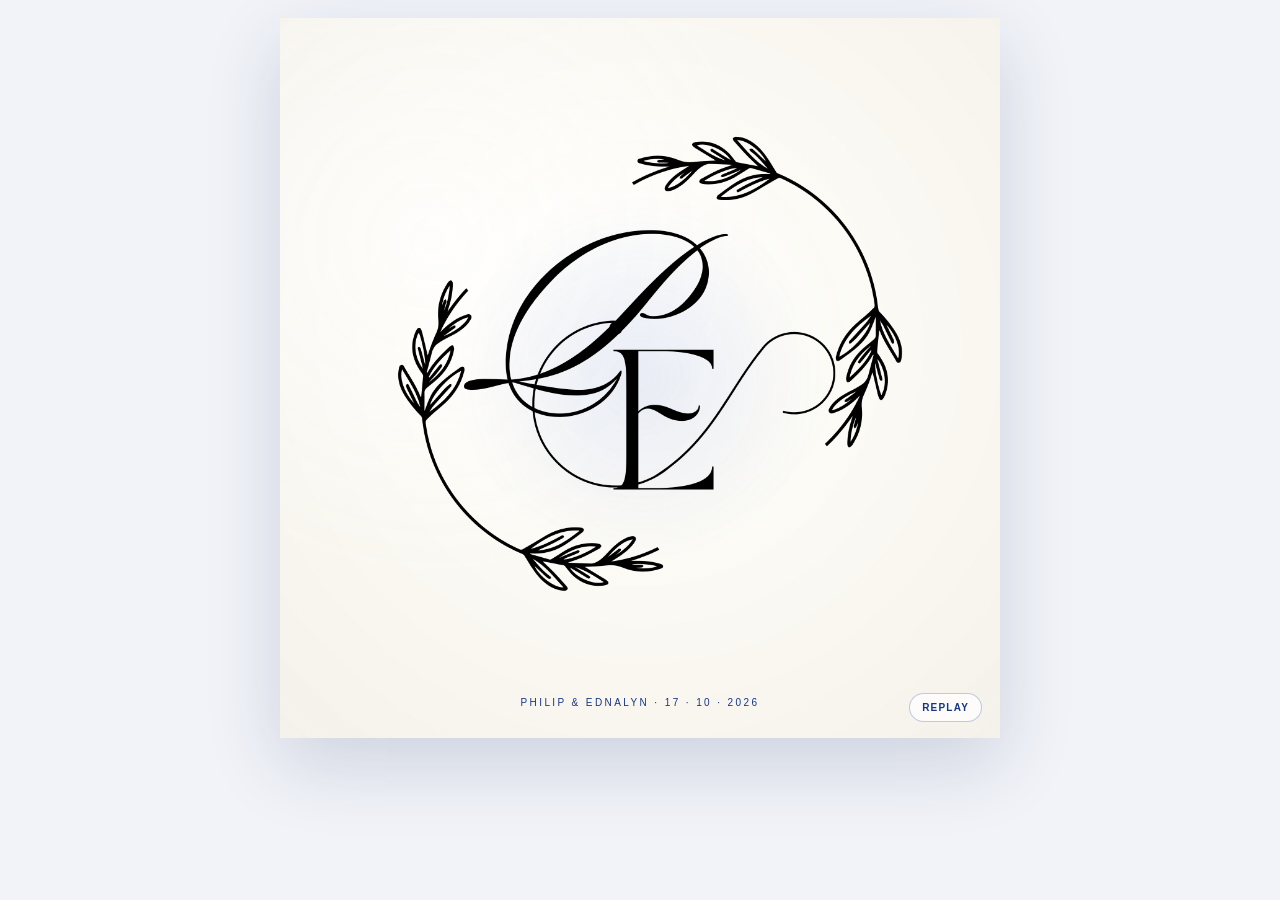
<file: animation.html>
<!DOCTYPE html>
<html lang="en">
<head>
<meta charset="UTF-8">
<meta name="viewport" content="width=device-width, initial-scale=1.0">
<title>P&E Monogram Animation</title>
<style>
:root{--royal:#2146A5;--deep:#173783;--ink:#111;--paper:#fbfaf6;}
*{box-sizing:border-box}
html,body{margin:0;min-height:100%;background:#f1f3f8}
body{font-family:Georgia,'Times New Roman',serif;display:grid;place-items:center;padding:18px}
.stage{
  position:relative;width:min(94vw,720px);aspect-ratio:1/1;overflow:hidden;
  background:
    radial-gradient(circle at 50% 45%,rgba(255,255,255,.95),rgba(252,250,244,.93) 42%,rgba(244,241,233,.96) 100%);
  box-shadow:0 26px 70px rgba(24,42,92,.16);
  isolation:isolate;
}
.paper-light{position:absolute;inset:-30%;background:radial-gradient(ellipse at center,rgba(255,255,255,.95),rgba(255,255,255,0) 58%);opacity:.7;transform:translate(-18%,-12%) scale(.72);animation:ambient 7s ease-in-out infinite alternate;z-index:0}
.paper-grain{position:absolute;inset:0;opacity:.13;mix-blend-mode:multiply;background-image:radial-gradient(circle at 1px 1px,rgba(30,40,60,.25) .55px,transparent .7px);background-size:10px 10px;z-index:1;pointer-events:none}
.blue-halo{position:absolute;width:52%;height:52%;border-radius:50%;left:50%;top:50%;transform:translate(-50%,-50%) scale(.72);background:radial-gradient(circle,rgba(33,70,165,.10),rgba(33,70,165,0) 68%);filter:blur(10px);opacity:0;z-index:1}
.monogram{position:absolute;inset:7%;z-index:3}
.layer{position:absolute;inset:0;width:100%;height:100%;object-fit:contain;pointer-events:none;user-select:none;-webkit-user-drag:none}
.flora-lb{clip-path:inset(100% 0 0 0);opacity:0}
.flora-tr{clip-path:inset(0 0 100% 0);opacity:0}
.letters{opacity:0;clip-path:inset(0 100% 0 0)}
.ink-sweep{position:absolute;inset:0;z-index:4;pointer-events:none;opacity:0;background:linear-gradient(110deg,transparent 38%,rgba(33,70,165,.10) 48%,rgba(255,255,255,.95) 50%,rgba(33,70,165,.08) 52%,transparent 62%);transform:translateX(-115%);mix-blend-mode:screen}
.caption{position:absolute;left:0;right:0;bottom:4.2%;text-align:center;color:var(--deep);font-family:Arial,sans-serif;font-size:10px;letter-spacing:.24em;text-transform:uppercase;opacity:0;z-index:6}
.replay{position:absolute;right:18px;bottom:16px;z-index:8;border:1px solid rgba(33,70,165,.28);background:rgba(255,255,255,.72);color:var(--deep);border-radius:999px;padding:8px 12px;font:600 10px Arial,sans-serif;letter-spacing:.12em;text-transform:uppercase;cursor:pointer;opacity:0;transition:.3s}
.replay:hover{background:#fff}
.stage.playing .flora-lb{animation:revealLB 1.45s cubic-bezier(.2,.8,.2,1) .35s forwards}
.stage.playing .flora-tr{animation:revealTR 1.55s cubic-bezier(.2,.8,.2,1) .62s forwards}
.stage.playing .letters{animation:revealLetters 1.45s cubic-bezier(.18,.9,.2,1) 1.18s forwards}
.stage.playing .blue-halo{animation:haloIn 2.2s ease 1.25s forwards}
.stage.playing .ink-sweep{animation:lightPass 1.15s ease 2.72s forwards}
.stage.playing .caption{animation:captionIn .8s ease 3.42s forwards}
.stage.playing .replay{animation:captionIn .5s ease 4.15s forwards}
.stage.playing .monogram{animation:settle .95s cubic-bezier(.2,.8,.2,1) 3.55s both}
@keyframes revealLB{0%{opacity:0;clip-path:inset(100% 0 0 0);filter:blur(1.2px)}12%{opacity:1}100%{opacity:1;clip-path:inset(0 0 0 0);filter:blur(0)}}
@keyframes revealTR{0%{opacity:0;clip-path:inset(0 0 100% 0);filter:blur(1.2px)}12%{opacity:1}100%{opacity:1;clip-path:inset(0 0 0 0);filter:blur(0)}}
@keyframes revealLetters{0%{opacity:0;clip-path:inset(0 100% 0 0);filter:blur(.9px)}10%{opacity:1}100%{opacity:1;clip-path:inset(0 0 0 0);filter:blur(0)}}
@keyframes haloIn{0%{opacity:0;transform:translate(-50%,-50%) scale(.72)}100%{opacity:1;transform:translate(-50%,-50%) scale(1)}}
@keyframes lightPass{0%{opacity:0;transform:translateX(-115%)}18%{opacity:.82}82%{opacity:.55}100%{opacity:0;transform:translateX(115%)}}
@keyframes captionIn{to{opacity:1}}
@keyframes settle{0%{transform:scale(1)}55%{transform:scale(1.012)}100%{transform:scale(1)}}
@keyframes ambient{from{transform:translate(-18%,-12%) scale(.72)}to{transform:translate(12%,10%) scale(.86)}}
@media(max-width:520px){body{padding:0;background:var(--paper)}.stage{width:100vw;height:100svh;aspect-ratio:auto;box-shadow:none}.monogram{inset:10% 4% 15%}.caption{bottom:6%}.replay{right:12px;bottom:12px}}
@media(prefers-reduced-motion:reduce){.paper-light{animation:none}.stage.playing .flora-lb,.stage.playing .flora-tr,.stage.playing .letters{animation-duration:.01ms;animation-delay:0s}.stage.playing .ink-sweep{display:none}}
</style>
</head>
<body>
<main class="stage" id="stage" aria-label="Animated Philip and Ednalyn wedding monogram">
  <div class="paper-light"></div><div class="paper-grain"></div><div class="blue-halo"></div>
  <div class="monogram">
    <img class="layer flora-lb" src="[data-uri]" alt="">
    <img class="layer flora-tr" src="[data-uri]" alt="">
    <img class="layer letters" src="[data-uri]" alt="Philip and Ednalyn P and E monogram">
    <div class="ink-sweep"></div>
  </div>
  <div class="caption">Philip &amp; Ednalyn · 17 · 10 · 2026</div>
  <button class="replay" id="replay" type="button">Replay</button>
</main>
<script>
const stage=document.getElementById('stage');
const replay=document.getElementById('replay');
function play(){
  stage.classList.remove('playing');
  void stage.offsetWidth;
  stage.classList.add('playing');
}
replay.addEventListener('click',play);
window.addEventListener('load',()=>setTimeout(play,180));
</script>
</body>
</html>
</file>
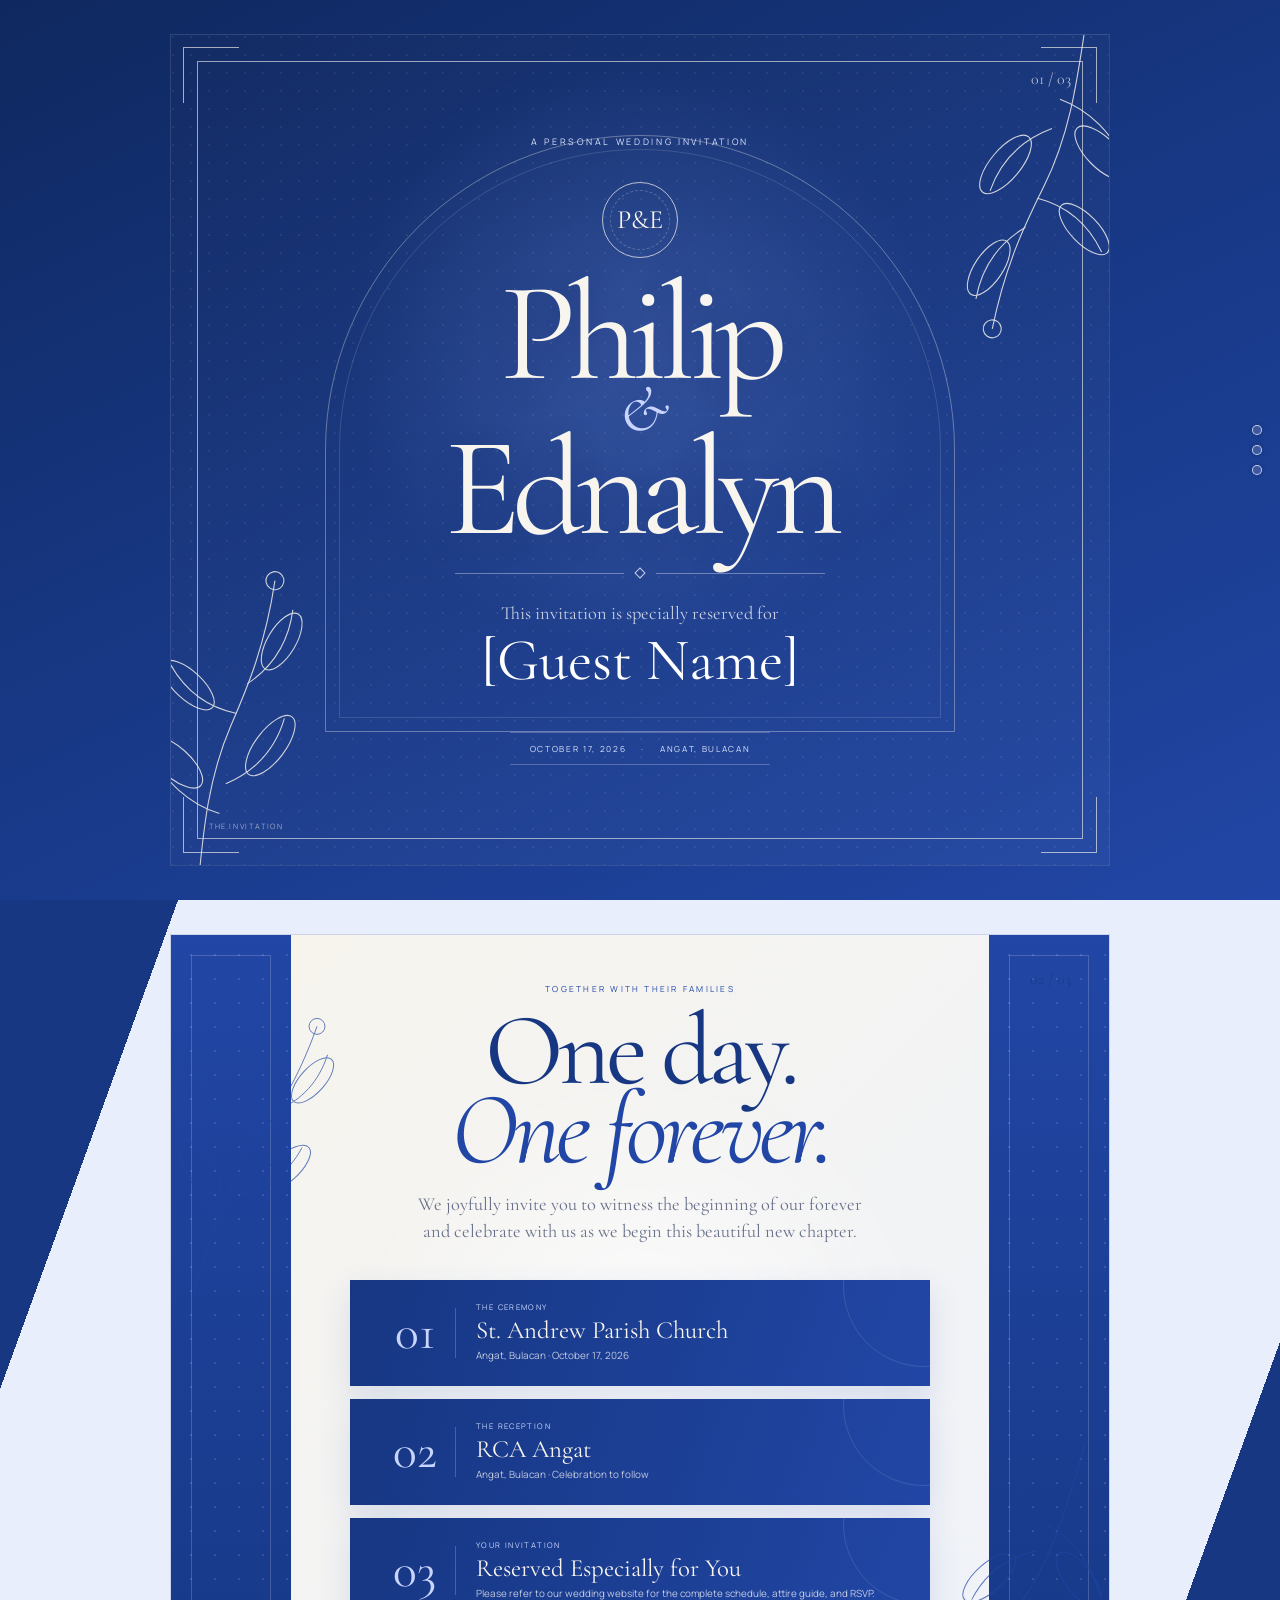
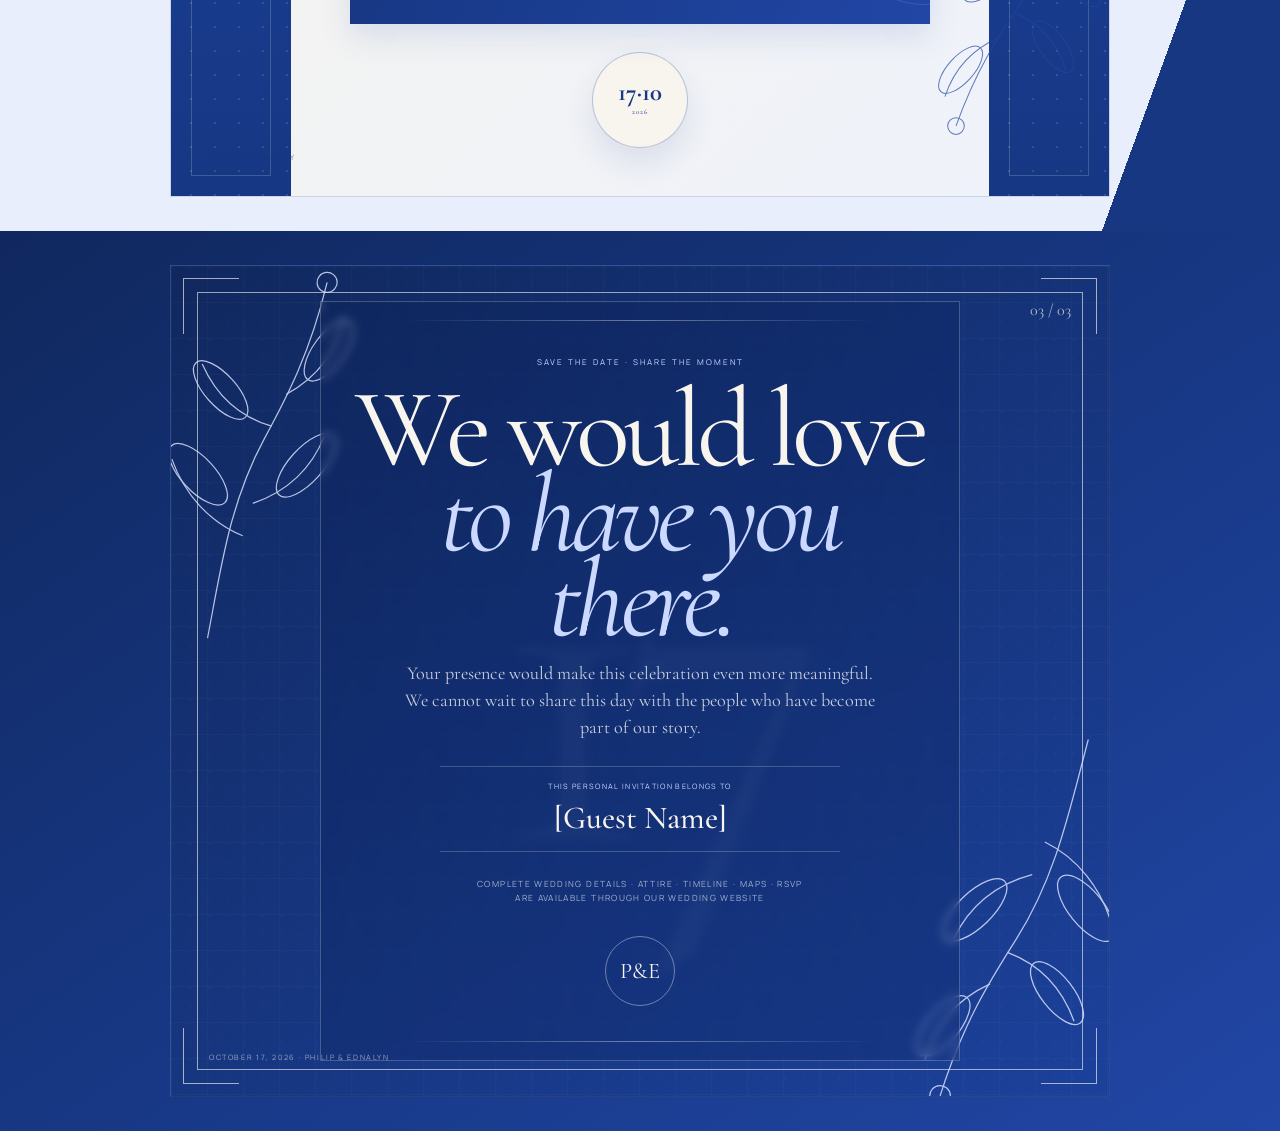
<file: sampelInvi.html>
<!DOCTYPE html>
<html lang="en">
<head>
<meta charset="UTF-8">
<meta name="viewport" content="width=device-width, initial-scale=1.0">
<meta name="theme-color" content="#173783">
<title>Philip & Ednalyn — 3 Page Personal Invitation</title>

<link rel="preconnect" href="https://fonts.googleapis.com">
<link rel="preconnect" href="https://fonts.gstatic.com" crossorigin>
<link href="https://fonts.googleapis.com/css2?family=Cormorant+Garamond:ital,wght@0,400;0,500;0,600;1,400;1,500&family=Manrope:wght@300;400;500;600&display=swap" rel="stylesheet">

<style>
:root{
  --blue:#2146A5;
  --blue2:#173783;
  --deep:#10285E;
  --ink:#17203a;
  --ivory:#F8F5EE;
  --cream:#EFE7D7;
  --pale:#DCE5FF;
  --line:rgba(248,245,238,.38);
  --serif:"Cormorant Garamond",Georgia,serif;
  --sans:"Manrope",Arial,sans-serif;
}

*{box-sizing:border-box}
html{
  scroll-behavior:smooth;
  scroll-snap-type:y mandatory;
}
body{
  margin:0;
  font-family:var(--sans);
  background:var(--deep);
  color:var(--ivory);
  overflow-x:hidden;
}
a{color:inherit;text-decoration:none}
::selection{background:var(--ivory);color:var(--blue2)}

/* ---------------------------
   GLOBAL PAGE / SLIDE
--------------------------- */
.invite-page{
  min-height:100svh;
  position:relative;
  overflow:hidden;
  scroll-snap-align:start;
  display:grid;
  place-items:center;
  padding:34px 22px;
}

.page-inner{
  position:relative;
  width:min(940px,100%);
  min-height:calc(100svh - 68px);
  display:grid;
  place-items:center;
  overflow:hidden;
  isolation:isolate;
}

/* paper grain / dotted texture */
.texture{
  position:absolute;
  inset:0;
  pointer-events:none;
  opacity:.45;
  background:
    radial-gradient(circle at 2px 2px,rgba(255,255,255,.16) 1px,transparent 1.2px) 0 0/18px 18px,
    radial-gradient(circle at 8px 10px,rgba(16,40,94,.12) 1px,transparent 1.2px) 0 0/23px 23px;
  mix-blend-mode:soft-light;
}

/* elegant nav dots */
.page-nav{
  position:fixed;
  z-index:200;
  right:18px;
  top:50%;
  transform:translateY(-50%);
  display:flex;
  flex-direction:column;
  gap:10px;
}
.page-nav a{
  width:10px;height:10px;border-radius:50%;
  border:1px solid rgba(255,255,255,.7);
  background:rgba(255,255,255,.14);
  box-shadow:0 0 0 3px rgba(16,40,94,.08);
}
.page-nav a:hover{background:#fff}

/* ----------------------------------
   DECORATIVE BOTANICAL SVG ELEMENTS
---------------------------------- */
.botanical{
  position:absolute;
  width:260px;
  height:340px;
  color:currentColor;
  opacity:.82;
  pointer-events:none;
}
.botanical path,
.botanical ellipse,
.botanical circle{
  stroke:currentColor;
  fill:none;
  stroke-width:1.1;
}
.botanical .fill{
  fill:currentColor;
  stroke:none;
  opacity:.1;
}

/* reusable ornate border */
.ornate-frame{
  position:absolute;
  inset:26px;
  pointer-events:none;
  border:1px solid currentColor;
  opacity:.6;
}
.ornate-frame::before,
.ornate-frame::after{
  content:"";
  position:absolute;
  left:50%;
  width:94px;
  height:18px;
  transform:translateX(-50%);
  background:inherit;
}
.ornate-frame::before{top:-9px}
.ornate-frame::after{bottom:-9px}

.corner-square{
  position:absolute;
  width:56px;
  height:56px;
  border-color:currentColor;
  opacity:.65;
}
.cs1{left:12px;top:12px;border-left:1px solid;border-top:1px solid}
.cs2{right:12px;top:12px;border-right:1px solid;border-top:1px solid}
.cs3{left:12px;bottom:12px;border-left:1px solid;border-bottom:1px solid}
.cs4{right:12px;bottom:12px;border-right:1px solid;border-bottom:1px solid}

/* ==========================
   PAGE 1
========================== */
.page-1{
  background:
    radial-gradient(circle at 50% 40%,rgba(78,111,192,.55),transparent 35%),
    linear-gradient(155deg,#0f285f 0%,#173783 46%,#2146a5 100%);
}

.page-1 .page-inner{
  color:var(--ivory);
  background:
    linear-gradient(rgba(255,255,255,.018),rgba(255,255,255,.018)),
    linear-gradient(150deg,rgba(10,30,82,.2),rgba(75,112,199,.08));
  border:1px solid rgba(255,255,255,.1);
}

.page1-left{
  left:-50px;
  bottom:-35px;
  transform:rotate(-11deg);
}
.page1-right{
  right:-45px;
  top:-24px;
  transform:rotate(172deg);
}

.arch{
  position:absolute;
  width:min(630px,78%);
  height:72%;
  border:1px solid rgba(248,245,238,.34);
  border-radius:320px 320px 0 0;
  top:12%;
  left:50%;
  transform:translateX(-50%);
}
.arch::before{
  content:"";
  position:absolute;
  inset:13px;
  border:1px solid rgba(248,245,238,.14);
  border-radius:310px 310px 0 0;
}

.cover-content{
  width:min(570px,78%);
  text-align:center;
  position:relative;
  z-index:3;
  padding:54px 20px;
}

.cover-kicker{
  font-size:.56rem;
  text-transform:uppercase;
  letter-spacing:.3em;
  color:var(--pale);
  margin-bottom:34px;
}

.monogram{
  width:76px;
  height:76px;
  margin:0 auto 28px;
  border:1px solid rgba(248,245,238,.7);
  border-radius:50%;
  display:grid;
  place-items:center;
  font-family:var(--serif);
  font-size:1.65rem;
  position:relative;
}
.monogram::before{
  content:"";
  position:absolute;
  inset:7px;
  border:1px dashed rgba(248,245,238,.25);
  border-radius:50%;
}

.names{
  margin:0;
  font-family:var(--serif);
  font-size:clamp(5.2rem,12vw,8.8rem);
  font-weight:400;
  line-height:.67;
  letter-spacing:-.06em;
  text-shadow:0 8px 35px rgba(7,20,53,.2);
}
.names .amp{
  display:block;
  color:#C9D5FF;
  font-style:italic;
  font-size:.46em;
  margin:.12em 0 .15em;
}

.cover-rule{
  display:grid;
  grid-template-columns:1fr auto 1fr;
  gap:12px;
  align-items:center;
  margin:34px auto 25px;
  width:min(370px,90%);
}
.cover-rule span:first-child,
.cover-rule span:last-child{
  height:1px;
  background:rgba(255,255,255,.35);
}
.cover-rule i{
  width:8px;height:8px;border:1px solid rgba(255,255,255,.75);
  transform:rotate(45deg);
}

.reserved{
  font-family:var(--serif);
  font-size:1.15rem;
  color:rgba(255,255,255,.75);
}
.guest-name{
  font-family:var(--serif);
  color:#fff;
  font-size:clamp(2.2rem,5vw,3.7rem);
  margin:7px 0 12px;
  line-height:1;
}
.cover-date{
  margin-top:30px;
  display:inline-flex;
  gap:15px;
  align-items:center;
  padding:10px 20px;
  border-top:1px solid rgba(255,255,255,.24);
  border-bottom:1px solid rgba(255,255,255,.24);
  color:#dce5ff;
  text-transform:uppercase;
  letter-spacing:.2em;
  font-size:.52rem;
}

/* ==========================
   PAGE 2
========================== */
.page-2{
  background:
    linear-gradient(110deg,#173783 0 11%,#e9eefc 11% 89%,#173783 89% 100%);
  color:var(--blue2);
}

.page-2 .page-inner{
  background:
    radial-gradient(circle at center,rgba(255,255,255,.75),transparent 46%),
    linear-gradient(135deg,#f7f4ec,#eef2fb);
  border:1px solid rgba(33,70,165,.18);
  color:var(--blue2);
}

/* full decorative side fields */
.page2-side{
  position:absolute;
  top:0;bottom:0;
  width:120px;
  background:
    radial-gradient(circle at 20px 20px,rgba(255,255,255,.13) 1px,transparent 1.5px) 0 0/24px 24px,
    linear-gradient(180deg,#2146a5,#163783);
}
.page2-side.left{left:0}
.page2-side.right{right:0}

.page2-side::after{
  content:"";
  position:absolute;
  inset:20px;
  border:1px solid rgba(255,255,255,.18);
}

.page2-floral-left{
  left:-15px;
  top:6%;
  width:230px;
  height:330px;
  color:#2146A5;
  opacity:.7;
}
.page2-floral-right{
  right:-15px;
  bottom:3%;
  width:240px;
  height:350px;
  color:#2146A5;
  opacity:.7;
  transform:rotate(180deg);
}

.page2-content{
  width:min(620px,72%);
  position:relative;
  z-index:4;
  text-align:center;
  padding:48px 20px;
}

.page2-kicker{
  color:var(--blue);
  font-size:.52rem;
  text-transform:uppercase;
  letter-spacing:.27em;
}
.page2-heading{
  margin:17px 0 8px;
  font-family:var(--serif);
  font-size:clamp(4rem,8vw,6.7rem);
  font-weight:400;
  letter-spacing:-.05em;
  line-height:.77;
}
.page2-heading em{color:var(--blue);font-weight:400}

.intro{
  width:min(470px,100%);
  margin:22px auto 34px;
  color:#68708a;
  font-family:var(--serif);
  font-size:1.15rem;
  line-height:1.5;
}

.events{
  display:grid;
  gap:13px;
}
.event-card{
  position:relative;
  display:grid;
  grid-template-columns:82px 1fr;
  gap:20px;
  align-items:center;
  text-align:left;
  padding:22px 24px;
  color:var(--ivory);
  background:linear-gradient(110deg,#173783,#2146A5);
  box-shadow:0 12px 30px rgba(33,70,165,.13);
  overflow:hidden;
}
.event-card::after{
  content:"";
  position:absolute;
  width:160px;height:160px;
  border:1px solid rgba(255,255,255,.12);
  border-radius:50%;
  right:-75px;top:-75px;
}
.event-no{
  font-family:var(--serif);
  color:#C9D5FF;
  font-size:3.1rem;
  line-height:1;
  text-align:center;
  border-right:1px solid rgba(255,255,255,.2);
}
.event-label{
  font-size:.48rem;
  text-transform:uppercase;
  letter-spacing:.18em;
  color:#cbd8ff;
  margin-bottom:5px;
}
.event-title{
  font-family:var(--serif);
  font-size:1.55rem;
  line-height:1.05;
}
.event-detail{
  margin-top:5px;
  font-size:.62rem;
  line-height:1.6;
  color:rgba(255,255,255,.72);
}

.date-seal{
  width:96px;height:96px;
  border-radius:50%;
  margin:28px auto 0;
  background:var(--ivory);
  border:1px solid rgba(33,70,165,.3);
  box-shadow:0 15px 30px rgba(27,55,131,.1);
  display:grid;
  place-items:center;
  color:var(--blue2);
  font-family:var(--serif);
}
.date-seal strong{
  display:block;
  font-size:1.55rem;
  line-height:.8;
}
.date-seal span{
  display:block;
  margin-top:4px;
  font-size:.45rem;
  letter-spacing:.16em;
  text-transform:uppercase;
}

/* ==========================
   PAGE 3
========================== */
.page-3{
  background:
    linear-gradient(145deg,#10285e,#173783 50%,#2146A5);
}

.page-3 .page-inner{
  color:var(--ivory);
  background:
    linear-gradient(90deg,rgba(255,255,255,.025) 1px,transparent 1px) 0 0/36px 36px,
    linear-gradient(rgba(255,255,255,.025) 1px,transparent 1px) 0 0/36px 36px,
    linear-gradient(145deg,#10285e,#1c419b);
  border:1px solid rgba(255,255,255,.1);
}

.page3-left{
  left:-30px;
  top:-15px;
  width:290px;
  height:390px;
  color:#dce5ff;
  transform:rotate(-6deg);
}
.page3-right{
  right:-35px;
  bottom:-30px;
  width:300px;
  height:390px;
  color:#dce5ff;
  transform:rotate(178deg);
}

.big-date{
  position:absolute;
  left:50%;
  top:50%;
  transform:translate(-50%,-50%);
  font-family:var(--serif);
  font-size:clamp(17rem,42vw,31rem);
  line-height:.7;
  color:rgba(255,255,255,.035);
  letter-spacing:-.08em;
  pointer-events:none;
}

.closing-panel{
  position:relative;
  z-index:3;
  width:min(640px,78%);
  text-align:center;
  padding:54px 32px;
  border:1px solid rgba(255,255,255,.22);
  background:rgba(8,28,78,.2);
  backdrop-filter:blur(4px);
}
.closing-panel::before,
.closing-panel::after{
  content:"";
  position:absolute;
  left:50%;
  width:74%;
  height:1px;
  transform:translateX(-50%);
  background:linear-gradient(90deg,transparent,rgba(255,255,255,.38),transparent);
}
.closing-panel::before{top:18px}
.closing-panel::after{bottom:18px}

.final-kicker{
  color:#cbd8ff;
  font-size:.5rem;
  letter-spacing:.25em;
  text-transform:uppercase;
}
.final-heading{
  margin:20px 0 18px;
  font-family:var(--serif);
  font-size:clamp(4.1rem,9vw,7rem);
  font-weight:400;
  line-height:.76;
  letter-spacing:-.05em;
}
.final-heading em{
  display:block;
  color:#cbd8ff;
  font-weight:400;
}
.final-copy{
  max-width:470px;
  margin:0 auto;
  font-family:var(--serif);
  font-size:1.14rem;
  line-height:1.48;
  color:rgba(255,255,255,.76);
}
.final-guest{
  margin:25px auto;
  padding:14px 18px;
  width:min(400px,100%);
  border-top:1px solid rgba(255,255,255,.2);
  border-bottom:1px solid rgba(255,255,255,.2);
}
.final-guest small{
  display:block;
  color:#cbd8ff;
  text-transform:uppercase;
  letter-spacing:.18em;
  font-size:.46rem;
  margin-bottom:7px;
}
.final-guest strong{
  font-family:var(--serif);
  font-size:2rem;
  font-weight:500;
}
.website-note{
  font-size:.53rem;
  text-transform:uppercase;
  letter-spacing:.16em;
  color:rgba(255,255,255,.62);
  line-height:1.7;
}
.pe-mark{
  margin:30px auto 0;
  width:70px;height:70px;
  border-radius:50%;
  border:1px solid rgba(255,255,255,.38);
  display:grid;
  place-items:center;
  font-family:var(--serif);
  font-size:1.4rem;
}

/* page number labels */
.page-no{
  position:absolute;
  top:34px;
  right:38px;
  z-index:10;
  font-family:var(--serif);
  font-size:1rem;
  opacity:.7;
}
.page-tag{
  position:absolute;
  left:38px;
  bottom:34px;
  z-index:10;
  font-size:.46rem;
  text-transform:uppercase;
  letter-spacing:.22em;
  opacity:.58;
}

/* Responsive */
@media(max-width:720px){
  .invite-page{padding:0}
  .page-inner{
    width:100%;
    min-height:100svh;
    border:none!important;
  }
  .page-nav{right:10px}
  .ornate-frame{inset:14px}
  .cover-content{width:84%;padding:40px 12px}
  .arch{width:78%;height:68%;top:15%}
  .names{font-size:clamp(4.8rem,20vw,6.8rem)}
  .guest-name{font-size:2.5rem}
  .cover-date{font-size:.46rem;padding:8px 12px;gap:10px}

  .page2-side{width:48px}
  .page2-side::after{inset:9px}
  .page2-content{width:82%;padding-inline:10px}
  .page2-heading{font-size:4.6rem}
  .intro{font-size:1.03rem;margin-bottom:24px}
  .event-card{
    grid-template-columns:58px 1fr;
    gap:13px;
    padding:18px 16px;
  }
  .event-no{font-size:2.45rem}
  .event-title{font-size:1.25rem}
  .event-detail{font-size:.56rem}
  .page2-floral-left,.page2-floral-right{width:180px;opacity:.46}

  .closing-panel{width:84%;padding:44px 22px}
  .final-heading{font-size:4.7rem}
  .final-copy{font-size:1.03rem}
  .big-date{font-size:20rem}
  .page3-left,.page3-right{width:210px;opacity:.55}

  .page-no{top:22px;right:22px}
  .page-tag{left:22px;bottom:22px}
}

@media(max-width:420px){
  .cover-content{width:88%}
  .arch{width:82%}
  .monogram{width:64px;height:64px}
  .names{font-size:4.65rem}
  .page2-content{width:84%}
  .page2-heading{font-size:4rem}
  .events{gap:9px}
  .event-card{padding:15px 13px}
  .date-seal{width:82px;height:82px;margin-top:19px}
  .closing-panel{width:88%}
  .final-heading{font-size:4.15rem}
}
</style>
</head>

<body>

<nav class="page-nav" aria-label="Invitation pages">
  <a href="#page1" title="Cover"></a>
  <a href="#page2" title="Wedding Details"></a>
  <a href="#page3" title="Closing"></a>
</nav>

<!-- ===================================
     PAGE 1 — PERSONALIZED COVER
=================================== -->
<section class="invite-page page-1" id="page1">
  <div class="page-inner">

    <div class="texture"></div>
    <div class="ornate-frame"></div>
    <span class="corner-square cs1"></span>
    <span class="corner-square cs2"></span>
    <span class="corner-square cs3"></span>
    <span class="corner-square cs4"></span>

    <!-- decorative botanical left -->
    <svg class="botanical page1-left" viewBox="0 0 260 340" aria-hidden="true">
      <path d="M42 334C60 275 74 216 111 162C135 127 160 90 182 28"/>
      <path d="M83 246C55 231 35 204 27 171"/>
      <path d="M95 218C127 211 151 192 165 165"/>
      <path d="M119 151C90 139 72 117 63 89"/>
      <path d="M135 124C166 111 184 90 194 60"/>
      <ellipse cx="49" cy="187" rx="15" ry="35" transform="rotate(-37 49 187)"/>
      <ellipse cx="146" cy="189" rx="15" ry="36" transform="rotate(48 146 189)"/>
      <ellipse cx="77" cy="114" rx="14" ry="33" transform="rotate(-36 77 114)"/>
      <ellipse cx="177" cy="89" rx="14" ry="32" transform="rotate(42 177 89)"/>
      <circle cx="182" cy="28" r="9"/>
      <path d="M41 333C82 312 114 317 148 336"/>
    </svg>

    <!-- decorative botanical right -->
    <svg class="botanical page1-right" viewBox="0 0 260 340" aria-hidden="true">
      <path d="M42 334C60 275 74 216 111 162C135 127 160 90 182 28"/>
      <path d="M83 246C55 231 35 204 27 171"/>
      <path d="M95 218C127 211 151 192 165 165"/>
      <path d="M119 151C90 139 72 117 63 89"/>
      <path d="M135 124C166 111 184 90 194 60"/>
      <ellipse cx="49" cy="187" rx="15" ry="35" transform="rotate(-37 49 187)"/>
      <ellipse cx="146" cy="189" rx="15" ry="36" transform="rotate(48 146 189)"/>
      <ellipse cx="77" cy="114" rx="14" ry="33" transform="rotate(-36 77 114)"/>
      <ellipse cx="177" cy="89" rx="14" ry="32" transform="rotate(42 177 89)"/>
      <circle cx="182" cy="28" r="9"/>
    </svg>

    <div class="arch"></div>

    <div class="cover-content">
      <div class="cover-kicker">A Personal Wedding Invitation</div>

      <div class="monogram">P&amp;E</div>

      <h1 class="names">
        Philip
        <span class="amp">&amp;</span>
        Ednalyn
      </h1>

      <div class="cover-rule">
        <span></span><i></i><span></span>
      </div>

      <div class="reserved">This invitation is specially reserved for</div>

      <!-- REPLACE WITH ACTUAL GUEST NAME -->
      <div class="guest-name">[Guest Name]</div>

      <div class="cover-date">
        <span>October 17, 2026</span>
        <span>·</span>
        <span>Angat, Bulacan</span>
      </div>
    </div>

    <div class="page-no">01 / 03</div>
    <div class="page-tag">The Invitation</div>
  </div>
</section>

<!-- ===================================
     PAGE 2 — WEDDING DETAILS
=================================== -->
<section class="invite-page page-2" id="page2">
  <div class="page-inner">

    <div class="texture"></div>
    <div class="page2-side left"></div>
    <div class="page2-side right"></div>

    <svg class="botanical page2-floral-left" viewBox="0 0 260 340" aria-hidden="true">
      <path d="M42 334C60 275 74 216 111 162C135 127 160 90 182 28"/>
      <path d="M83 246C55 231 35 204 27 171"/>
      <path d="M95 218C127 211 151 192 165 165"/>
      <path d="M119 151C90 139 72 117 63 89"/>
      <path d="M135 124C166 111 184 90 194 60"/>
      <ellipse cx="49" cy="187" rx="15" ry="35" transform="rotate(-37 49 187)"/>
      <ellipse cx="146" cy="189" rx="15" ry="36" transform="rotate(48 146 189)"/>
      <ellipse cx="77" cy="114" rx="14" ry="33" transform="rotate(-36 77 114)"/>
      <ellipse cx="177" cy="89" rx="14" ry="32" transform="rotate(42 177 89)"/>
      <circle cx="182" cy="28" r="9"/>
    </svg>

    <svg class="botanical page2-floral-right" viewBox="0 0 260 340" aria-hidden="true">
      <path d="M42 334C60 275 74 216 111 162C135 127 160 90 182 28"/>
      <path d="M83 246C55 231 35 204 27 171"/>
      <path d="M95 218C127 211 151 192 165 165"/>
      <path d="M119 151C90 139 72 117 63 89"/>
      <path d="M135 124C166 111 184 90 194 60"/>
      <ellipse cx="49" cy="187" rx="15" ry="35" transform="rotate(-37 49 187)"/>
      <ellipse cx="146" cy="189" rx="15" ry="36" transform="rotate(48 146 189)"/>
      <ellipse cx="77" cy="114" rx="14" ry="33" transform="rotate(-36 77 114)"/>
      <ellipse cx="177" cy="89" rx="14" ry="32" transform="rotate(42 177 89)"/>
      <circle cx="182" cy="28" r="9"/>
    </svg>

    <div class="page2-content">
      <div class="page2-kicker">Together with their families</div>

      <h2 class="page2-heading">
        One day.<br>
        <em>One forever.</em>
      </h2>

      <p class="intro">
        We joyfully invite you to witness the beginning of our forever and celebrate with us as we begin this beautiful new chapter.
      </p>

      <div class="events">
        <article class="event-card">
          <div class="event-no">01</div>
          <div>
            <div class="event-label">The Ceremony</div>
            <div class="event-title">St. Andrew Parish Church</div>
            <div class="event-detail">Angat, Bulacan · October 17, 2026</div>
          </div>
        </article>

        <article class="event-card">
          <div class="event-no">02</div>
          <div>
            <div class="event-label">The Reception</div>
            <div class="event-title">RCA Angat</div>
            <div class="event-detail">Angat, Bulacan · Celebration to follow</div>
          </div>
        </article>

        <article class="event-card">
          <div class="event-no">03</div>
          <div>
            <div class="event-label">Your Invitation</div>
            <div class="event-title">Reserved Especially for You</div>
            <div class="event-detail">Please refer to our wedding website for the complete schedule, attire guide, and RSVP.</div>
          </div>
        </article>
      </div>

      <div class="date-seal">
        <div>
          <strong>17·10</strong>
          <span>2026</span>
        </div>
      </div>
    </div>

    <div class="page-no">02 / 03</div>
    <div class="page-tag">The Wedding Day</div>
  </div>
</section>

<!-- ===================================
     PAGE 3 — CLOSING / RSVP
=================================== -->
<section class="invite-page page-3" id="page3">
  <div class="page-inner">

    <div class="texture"></div>
    <div class="ornate-frame"></div>
    <span class="corner-square cs1"></span>
    <span class="corner-square cs2"></span>
    <span class="corner-square cs3"></span>
    <span class="corner-square cs4"></span>

    <div class="big-date">17</div>

    <svg class="botanical page3-left" viewBox="0 0 260 340" aria-hidden="true">
      <path d="M42 334C60 275 74 216 111 162C135 127 160 90 182 28"/>
      <path d="M83 246C55 231 35 204 27 171"/>
      <path d="M95 218C127 211 151 192 165 165"/>
      <path d="M119 151C90 139 72 117 63 89"/>
      <path d="M135 124C166 111 184 90 194 60"/>
      <ellipse cx="49" cy="187" rx="15" ry="35" transform="rotate(-37 49 187)"/>
      <ellipse cx="146" cy="189" rx="15" ry="36" transform="rotate(48 146 189)"/>
      <ellipse cx="77" cy="114" rx="14" ry="33" transform="rotate(-36 77 114)"/>
      <ellipse cx="177" cy="89" rx="14" ry="32" transform="rotate(42 177 89)"/>
      <circle cx="182" cy="28" r="9"/>
    </svg>

    <svg class="botanical page3-right" viewBox="0 0 260 340" aria-hidden="true">
      <path d="M42 334C60 275 74 216 111 162C135 127 160 90 182 28"/>
      <path d="M83 246C55 231 35 204 27 171"/>
      <path d="M95 218C127 211 151 192 165 165"/>
      <path d="M119 151C90 139 72 117 63 89"/>
      <path d="M135 124C166 111 184 90 194 60"/>
      <ellipse cx="49" cy="187" rx="15" ry="35" transform="rotate(-37 49 187)"/>
      <ellipse cx="146" cy="189" rx="15" ry="36" transform="rotate(48 146 189)"/>
      <ellipse cx="77" cy="114" rx="14" ry="33" transform="rotate(-36 77 114)"/>
      <ellipse cx="177" cy="89" rx="14" ry="32" transform="rotate(42 177 89)"/>
      <circle cx="182" cy="28" r="9"/>
    </svg>

    <div class="closing-panel">
      <div class="final-kicker">Save the date · Share the moment</div>

      <h2 class="final-heading">
        We would love<br>
        <em>to have you there.</em>
      </h2>

      <p class="final-copy">
        Your presence would make this celebration even more meaningful. We cannot wait to share this day with the people who have become part of our story.
      </p>

      <div class="final-guest">
        <small>This personal invitation belongs to</small>
        <strong>[Guest Name]</strong>
      </div>

      <div class="website-note">
        Complete wedding details · attire · timeline · maps · RSVP<br>
        are available through our wedding website
      </div>

      <div class="pe-mark">P&amp;E</div>
    </div>

    <div class="page-no">03 / 03</div>
    <div class="page-tag">October 17, 2026 · Philip & Ednalyn</div>
  </div>
</section>

</body>
</html>
</file>
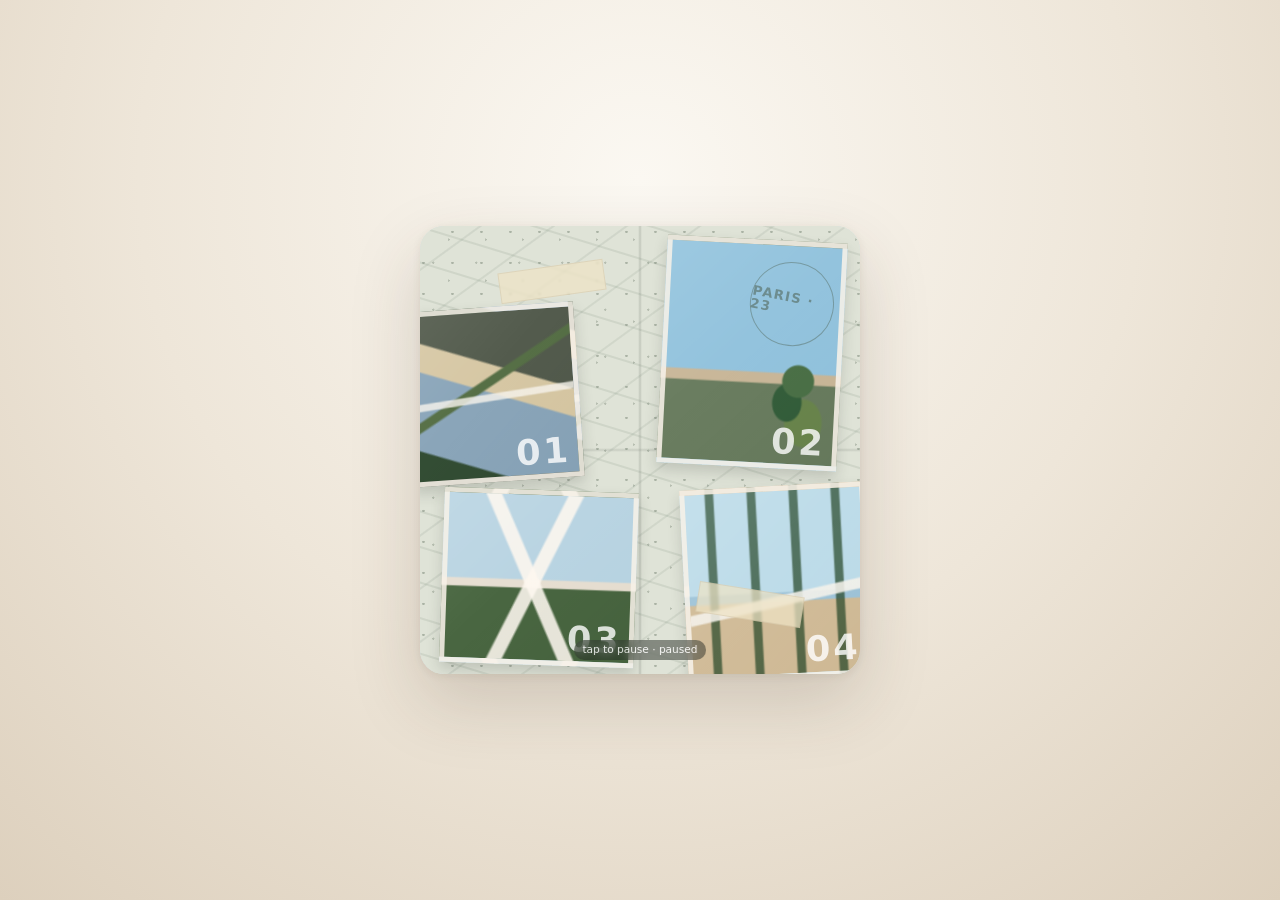
<file: sample.html>
<!doctype html>
<html lang="en">
<head>
  <meta charset="utf-8" />
  <meta name="viewport" content="width=device-width, initial-scale=1, viewport-fit=cover" />
  <meta name="theme-color" content="#efe7da" />
  <title>Scrapbook Reveal Animation</title>
  <style>
:root {
  --paper: #f4efe7;
  --ink: #6f7a69;
  --ink-soft: #9aa292;
  --blue: #b8d7e9;
  --cream: #e8d8bd;
  --duration: 12s;
}

* { box-sizing: border-box; }
html, body { margin: 0; min-height: 100%; }
body {
  background: radial-gradient(circle at 50% 20%, #fbf8f2 0, #eee6d9 52%, #ddd0bd 100%);
  color: #30342e;
  font-family: ui-serif, Georgia, Cambria, "Times New Roman", serif;
  -webkit-tap-highlight-color: transparent;
  overscroll-behavior: none;
}

.page-shell {
  min-height: 100vh;
  min-height: 100svh;
  display: grid;
  place-items: center;
  padding: clamp(0px, 3vw, 24px);
}

.scene {
  position: relative;
  width: min(100vw, calc(100svh * 0.982142857), 440px);
  aspect-ratio: 440 / 448;
  overflow: hidden;
  isolation: isolate;
  background: #d9e3e7;
  box-shadow: 0 28px 70px rgba(61, 46, 27, .18), 0 2px 8px rgba(61, 46, 27, .08);
  container-type: inline-size;
  touch-action: manipulation;
}

@media (min-width: 560px) {
  .scene { border-radius: 24px; }
}

.collage {
  position: absolute;
  inset: 0;
  overflow: hidden;
  background:
    linear-gradient(90deg, transparent 49.6%, rgba(104,112,102,.18) 49.8%, rgba(104,112,102,.18) 50.2%, transparent 50.4%),
    linear-gradient(0deg, transparent 49.6%, rgba(104,112,102,.14) 49.8%, rgba(104,112,102,.14) 50.2%, transparent 50.4%),
    #dfe3d7;
}

.map-noise {
  position: absolute;
  inset: 0;
  opacity: .8;
  background-image:
    radial-gradient(circle at 12% 19%, rgba(75,92,73,.45) 0 1px, transparent 1.4px),
    radial-gradient(circle at 78% 33%, rgba(75,92,73,.35) 0 1px, transparent 1.2px),
    radial-gradient(circle at 31% 78%, rgba(75,92,73,.35) 0 1px, transparent 1.3px),
    repeating-linear-gradient(17deg, transparent 0 18px, rgba(91,116,93,.16) 19px 20px, transparent 21px 34px),
    repeating-linear-gradient(-36deg, transparent 0 25px, rgba(77,103,83,.13) 26px 27px, transparent 28px 43px);
  background-size: 29px 31px, 37px 41px, 43px 47px, auto, auto;
  filter: contrast(.9);
}

.photo {
  position: absolute;
  border: 5px solid rgba(247,242,233,.88);
  box-shadow: 0 7px 14px rgba(49,57,48,.18);
  overflow: hidden;
}
.photo::before,
.photo::after { content: ""; position: absolute; inset: 0; }
.photo::after {
  background: linear-gradient(135deg, rgba(255,255,255,.2), transparent 45%, rgba(32,38,30,.1));
  mix-blend-mode: soft-light;
}
.photo span {
  position: absolute;
  right: 7px;
  bottom: 5px;
  z-index: 2;
  font: 600 8cqw/1 ui-sans-serif, system-ui, sans-serif;
  letter-spacing: .08em;
  color: rgba(255,255,255,.8);
}
.photo-a {
  width: 39%; height: 39%; left: -3%; top: 18%; transform: rotate(-4deg);
  background:
    linear-gradient(175deg, transparent 0 49%, rgba(245,242,235,.82) 50% 53%, transparent 54%),
    linear-gradient(150deg, transparent 0 42%, #566f46 43% 46%, transparent 47%),
    linear-gradient(20deg, #334d34 0 14%, #8aa5b9 15% 50%, #d6c7a4 51% 63%, #535b4d 64%);
}
.photo-b {
  width: 41%; height: 51%; right: 4%; top: 3%; transform: rotate(3deg);
  background:
    radial-gradient(ellipse at 78% 62%, #4c7148 0 8%, transparent 9%),
    radial-gradient(ellipse at 72% 72%, #355f3c 0 8%, transparent 9%),
    radial-gradient(ellipse at 82% 81%, #6b864e 0 9%, transparent 10%),
    linear-gradient(#93c3dd 0 58%, #c9b799 59% 63%, #6a7d60 64% 100%);
}
.photo-c {
  width: 44%; height: 39%; left: 5%; bottom: 2%; transform: rotate(2deg);
  background:
    linear-gradient(65deg, transparent 0 43%, rgba(253,247,239,.88) 44% 49%, transparent 50%),
    linear-gradient(115deg, transparent 0 45%, rgba(253,247,239,.88) 46% 51%, transparent 52%),
    linear-gradient(#b9d4e2 0 51%, #e6ded1 52% 56%, #496641 57%);
}
.photo-d {
  width: 42%; height: 43%; right: -2%; bottom: -1%; transform: rotate(-3deg);
  background:
    linear-gradient(170deg, transparent 0 56%, rgba(245,242,235,.88) 57% 61%, transparent 62%),
    repeating-linear-gradient(90deg, transparent 0 11%, rgba(37,70,39,.7) 12% 16%, transparent 17% 24%),
    linear-gradient(#bedce9 0 55%, #a0c4d8 56% 60%, #d1bc99 61%);
}

.tape {
  position: absolute;
  z-index: 3;
  width: 24%; height: 7%;
  background: rgba(239,228,197,.72);
  box-shadow: inset 0 0 0 1px rgba(133,110,78,.12);
  backdrop-filter: blur(1px);
}
.tape-a { left: 18%; top: 9%; transform: rotate(-8deg); }
.tape-b { right: 13%; bottom: 12%; transform: rotate(9deg); }
.postcard-mark {
  position: absolute; top: 8%; right: 6%; z-index: 4;
  border: 1px solid rgba(70,85,65,.38); border-radius: 50%;
  width: 19%; aspect-ratio: 1; display:grid; place-items:center;
  transform: rotate(11deg);
  color: rgba(70,85,65,.5);
  font: 600 3cqw/1 ui-sans-serif, system-ui, sans-serif;
  letter-spacing: .1em;
}

.paper-card {
  position: absolute;
  inset: 0;
  z-index: 10;
  overflow: hidden;
  color: var(--ink);
  background:
    radial-gradient(circle at 50% 50%, rgba(255,255,255,.86), rgba(255,255,255,.06) 60%),
    repeating-linear-gradient(0deg, rgba(97,92,76,.018) 0 1px, transparent 1px 4px),
    var(--paper);
  clip-path: inset(0 50% 0 50%);
  animation: paperIn var(--duration) cubic-bezier(.72,.01,.21,1) infinite;
}

.botanical {
  position:absolute;
  width: 38%;
  height:auto;
  color: #a9b09f;
  stroke: currentColor;
  stroke-width: 1.35;
  opacity:.52;
}
.botanical-left { left:-8%; bottom:-2%; transform: rotate(-4deg); }
.botanical-right { right:-8%; top:-8%; transform: rotate(180deg); }

.paper-content {
  position: relative;
  width:100%; height:100%;
  text-align:center;
  padding: 14% 10% 8%;
}
.eyebrow {
  margin:0 0 4%;
  font: 500 2.3cqw/1.2 ui-sans-serif, system-ui, sans-serif;
  letter-spacing:.3em;
  opacity:.65;
}
.monogram {
  font-size: 11cqw;
  line-height:.8;
  letter-spacing:.08em;
}
.monogram span { font-size:.55em; font-style:italic; margin:0 .05em; }
.script-title,
.footer-script {
  font-family: "Snell Roundhand", "Segoe Script", "Bradley Hand", "Brush Script MT", cursive;
  font-weight:400;
}
.script-title { margin: 4% 0 2%; font-size: 8.4cqw; transform: rotate(-2deg); }
.date { margin:0; font-size: 5.4cqw; letter-spacing:.22em; }
.caption {
  max-width: 76%; margin: 4% auto 0;
  font-style:italic; font-size: 3.3cqw; opacity:.75;
}

.tram-wrap {
  position:absolute;
  left:19%; right:19%; top:53%;
  color:#7e9071;
  opacity: 0;
  transform: translateX(35%) translateY(4px) scale(.92);
  animation: tramEnter var(--duration) cubic-bezier(.22,.72,.28,1) infinite;
}
.tram { display:block; width:100%; height:auto; }

.mountains {
  position:absolute;
  left:4%; right:4%; bottom:7%;
  width:92%;
  color:#b2b4ad;
  opacity:0;
  stroke-dasharray: 1200;
  stroke-dashoffset:1200;
  animation: mountainDraw var(--duration) ease-in-out infinite;
}
.footer-script {
  position:absolute;
  bottom:7%; left:0; right:0;
  margin:0;
  font-size:7cqw;
  opacity:0;
  animation: footerIn var(--duration) ease infinite;
}

.intro-slats {
  position:absolute; inset:0; z-index:8; pointer-events:none;
}
.intro-slats i {
  position:absolute; top:0; bottom:0;
  width:16%;
  background: linear-gradient(90deg, rgba(200,220,230,.5), rgba(238,241,234,.86));
  box-shadow: 0 0 18px rgba(48,65,65,.13);
  transform: scaleX(.12);
  opacity:0;
  animation: slatClose var(--duration) cubic-bezier(.65,.01,.31,1) infinite;
}
.intro-slats i:nth-child(1){ left:35%; transform-origin:right center; }
.intro-slats i:nth-child(2){ left:49%; transform-origin:center; animation-delay:-.08s; }
.intro-slats i:nth-child(3){ left:53%; transform-origin:left center; animation-delay:-.14s; }

.reveal {
  z-index:20;
  clip-path: polygon(50% 48%, 52% 50%, 50% 52%, 48% 50%, 50% 48%, 52% 50%, 50% 52%, 48% 50%);
  animation: starReveal var(--duration) cubic-bezier(.66,.05,.29,1) infinite;
}

.creases { position:absolute; inset:0; z-index:22; pointer-events:none; opacity:0; animation: creaseFlash var(--duration) ease infinite; }
.creases i { position:absolute; left:50%; top:50%; width:70%; height:1px; background:rgba(255,255,255,.8); transform-origin:left center; box-shadow:0 0 5px rgba(62,70,60,.16); }
.creases i:nth-child(1){ transform:rotate(45deg); }
.creases i:nth-child(2){ transform:rotate(135deg); }
.creases i:nth-child(3){ transform:rotate(225deg); }
.creases i:nth-child(4){ transform:rotate(315deg); }

.tap-layer { position:absolute; inset:0; z-index:50; border:0; background:transparent; cursor:pointer; }
.tap-layer:focus-visible { outline: 3px solid rgba(50,80,100,.55); outline-offset:-4px; }
.hint {
  position:absolute; z-index:45; left:50%; bottom:3.2%; transform:translateX(-50%);
  padding:.45em .8em; border-radius:999px;
  background:rgba(30,35,30,.55); color:white;
  font:500 clamp(10px,2.4cqw,12px)/1 ui-sans-serif,system-ui,sans-serif;
  opacity:0; animation: hintIn 3.2s ease 1 .6s both;
  pointer-events:none; backdrop-filter:blur(6px);
}

.scene.paused * { animation-play-state: paused !important; }
.scene.paused .hint { animation:none; opacity:.85; }
.scene.paused .hint::after { content:" · paused"; }

@keyframes paperIn {
  0%, 9% { clip-path: inset(0 50% 0 50%); opacity:.98; }
  22% { clip-path: inset(0 18% 0 15%); opacity:1; }
  29%, 100% { clip-path: inset(0 0 0 0); opacity:1; }
}
@keyframes slatClose {
  0%,8% { opacity:0; transform:scaleX(.1); }
  12% { opacity:.9; transform:scaleX(.35); }
  23% { opacity:.65; transform:scaleX(2.4); }
  29%,100% { opacity:0; transform:scaleX(2.6); }
}
@keyframes tramEnter {
  0%, 34% { opacity:0; transform:translateX(42%) translateY(5px) scale(.92); }
  42% { opacity:.78; }
  52%, 63% { opacity:.88; transform:translateX(0) translateY(0) scale(1); }
  69%,100% { opacity:0; transform:translateX(-18%) translateY(-2px) scale(.98); }
}
@keyframes mountainDraw {
  0%, 48% { opacity:0; stroke-dashoffset:1200; }
  55% { opacity:.62; }
  68% { opacity:.58; stroke-dashoffset:0; }
  74%,100% { opacity:0; stroke-dashoffset:0; }
}
@keyframes footerIn {
  0%, 56% { opacity:0; transform:translateY(8px); }
  64%,71% { opacity:.62; transform:translateY(0); }
  76%,100% { opacity:0; transform:translateY(-3px); }
}
@keyframes starReveal {
  0%, 72% {
    clip-path: polygon(50% 48%,52% 50%,50% 52%,48% 50%,50% 48%,52% 50%,50% 52%,48% 50%);
  }
  78% {
    clip-path: polygon(50% 10%,60% 40%,90% 50%,60% 60%,50% 90%,40% 60%,10% 50%,40% 40%);
  }
  89%,100% {
    clip-path: polygon(0 0,50% 0,100% 0,100% 50%,100% 100%,50% 100%,0 100%,0 50%);
  }
}
@keyframes creaseFlash {
  0%,73% { opacity:0; }
  77% { opacity:.8; }
  86%,100% { opacity:0; }
}
@keyframes hintIn {
  0% { opacity:0; transform:translate(-50%,8px); }
  25%,70% { opacity:.78; transform:translate(-50%,0); }
  100% { opacity:0; transform:translate(-50%,-4px); }
}

@media (prefers-reduced-motion: reduce) {
  .paper-card { animation:none; clip-path:inset(0); }
  .intro-slats, .reveal, .creases { display:none; }
  .tram-wrap { animation:none; opacity:.8; transform:none; }
  .mountains { animation:none; opacity:.45; stroke-dashoffset:0; }
  .footer-script { animation:none; opacity:.5; }
  .hint { display:none; }
}

  </style>
</head>
<body>
  <main class="page-shell">
    <section class="scene" id="scene" aria-label="Animated scrapbook invitation">
      <div class="collage" aria-hidden="true">
        <div class="map-noise"></div>
        <div class="photo photo-a"><span>01</span></div>
        <div class="photo photo-b"><span>02</span></div>
        <div class="photo photo-c"><span>03</span></div>
        <div class="photo photo-d"><span>04</span></div>
        <div class="tape tape-a"></div>
        <div class="tape tape-b"></div>
        <div class="postcard-mark">PARIS · 23</div>
      </div>

      <div class="intro-slats" aria-hidden="true">
        <i></i><i></i><i></i>
      </div>

      <article class="paper-card" aria-hidden="true">
        <svg class="botanical botanical-left" viewBox="0 0 160 220" fill="none" xmlns="http://www.w3.org/2000/svg">
          <path d="M18 215C34 170 31 124 54 82C70 52 91 25 127 8" />
          <path d="M38 156C17 144 11 123 15 107C35 111 46 126 46 145" />
          <path d="M57 111C42 91 47 69 58 57C73 68 79 88 69 105" />
          <path d="M78 73C70 51 83 31 97 23C108 38 107 57 93 70" />
          <path d="M51 135C76 127 91 136 100 150C83 163 63 158 50 148" />
        </svg>
        <svg class="botanical botanical-right" viewBox="0 0 160 220" fill="none" xmlns="http://www.w3.org/2000/svg">
          <path d="M142 215C126 170 129 124 106 82C90 52 69 25 33 8" />
          <path d="M122 156C143 144 149 123 145 107C125 111 114 126 114 145" />
          <path d="M103 111C118 91 113 69 102 57C87 68 81 88 91 105" />
          <path d="M82 73C90 51 77 31 63 23C52 38 53 57 67 70" />
          <path d="M109 135C84 127 69 136 60 150C77 163 97 158 110 148" />
        </svg>

        <div class="paper-content">
          <p class="eyebrow">YOU ARE INVITED</p>
          <div class="monogram">A <span>&</span> M</div>
          <p class="script-title">a little escape</p>
          <p class="date">23 · 09 · 26</p>
          <p class="caption">Meet us where the mountains touch the sky</p>

          <div class="tram-wrap">
            <svg class="tram" viewBox="0 0 220 88" xmlns="http://www.w3.org/2000/svg" aria-hidden="true">
              <g fill="none" stroke="currentColor" stroke-width="2.2" stroke-linecap="round" stroke-linejoin="round">
                <path d="M20 26h151l20 17v23H20z" />
                <path d="M37 26V14h83v12M127 14h34l13 12" />
                <path d="M34 38h32v17H34zm43 0h32v17H77zm44 0h32v17h-32z" />
                <path d="M20 61h171M10 71h196" />
                <circle cx="57" cy="70" r="9" fill="#f4efe7"/><circle cx="156" cy="70" r="9" fill="#f4efe7"/>
                <path d="M42 19h49m53 0h17" />
              </g>
            </svg>
          </div>

          <svg class="mountains" viewBox="0 0 520 190" xmlns="http://www.w3.org/2000/svg" aria-hidden="true">
            <g fill="none" stroke="currentColor" stroke-width="2" stroke-linecap="round" stroke-linejoin="round">
              <path d="M2 166 82 84l34 33 66-80 43 53 48-70 63 87 36-41 146 100"/>
              <path d="M77 90l12 22 20-8 15 20M176 44l7 31 20-8 19 29M270 28l12 36 20-9 31 56"/>
              <path d="M7 169c84-16 134-13 191-2 66 13 122 7 168-1 46-8 96-9 151 2"/>
            </g>
          </svg>
          <p class="footer-script">save the date</p>
        </div>
      </article>

      <div class="collage reveal" aria-hidden="true">
        <div class="map-noise"></div>
        <div class="photo photo-a"><span>01</span></div>
        <div class="photo photo-b"><span>02</span></div>
        <div class="photo photo-c"><span>03</span></div>
        <div class="photo photo-d"><span>04</span></div>
        <div class="tape tape-a"></div>
        <div class="tape tape-b"></div>
        <div class="postcard-mark">PARIS · 23</div>
      </div>

      <div class="creases" aria-hidden="true"><i></i><i></i><i></i><i></i></div>
      <button class="tap-layer" id="toggle" type="button" aria-label="Pause animation"></button>
      <div class="hint" id="hint" aria-hidden="true">tap to pause</div>
    </section>
  </main>
  <script>
(() => {
  const scene = document.getElementById('scene');
  const toggle = document.getElementById('toggle');
  const hint = document.getElementById('hint');

  const setState = (paused) => {
    scene.classList.toggle('paused', paused);
    toggle.setAttribute('aria-label', paused ? 'Resume animation' : 'Pause animation');
    hint.textContent = paused ? 'tap to resume' : 'tap to pause';
  };

  toggle.addEventListener('click', () => setState(!scene.classList.contains('paused')));

  // Re-run cleanly after returning from the background on mobile browsers.
  document.addEventListener('visibilitychange', () => {
    if (document.hidden || scene.classList.contains('paused')) return;
    scene.getAnimations({ subtree: true }).forEach((animation) => {
      if (animation.playState !== 'finished') animation.play();
    });
  });
})();

// Optional preview helper: append ?t=5 to freeze the loop at 5 seconds.
(() => {
  const t = Number(new URLSearchParams(location.search).get('t'));
  if (!Number.isFinite(t) || t < 0) return;
  requestAnimationFrame(() => {
    document.getElementById('scene').classList.add('paused');
    document.getAnimations({ subtree: true }).forEach((animation) => {
      animation.currentTime = t * 1000;
      animation.pause();
    });
  });
})();

  </script>
</body>
</html>
</file>
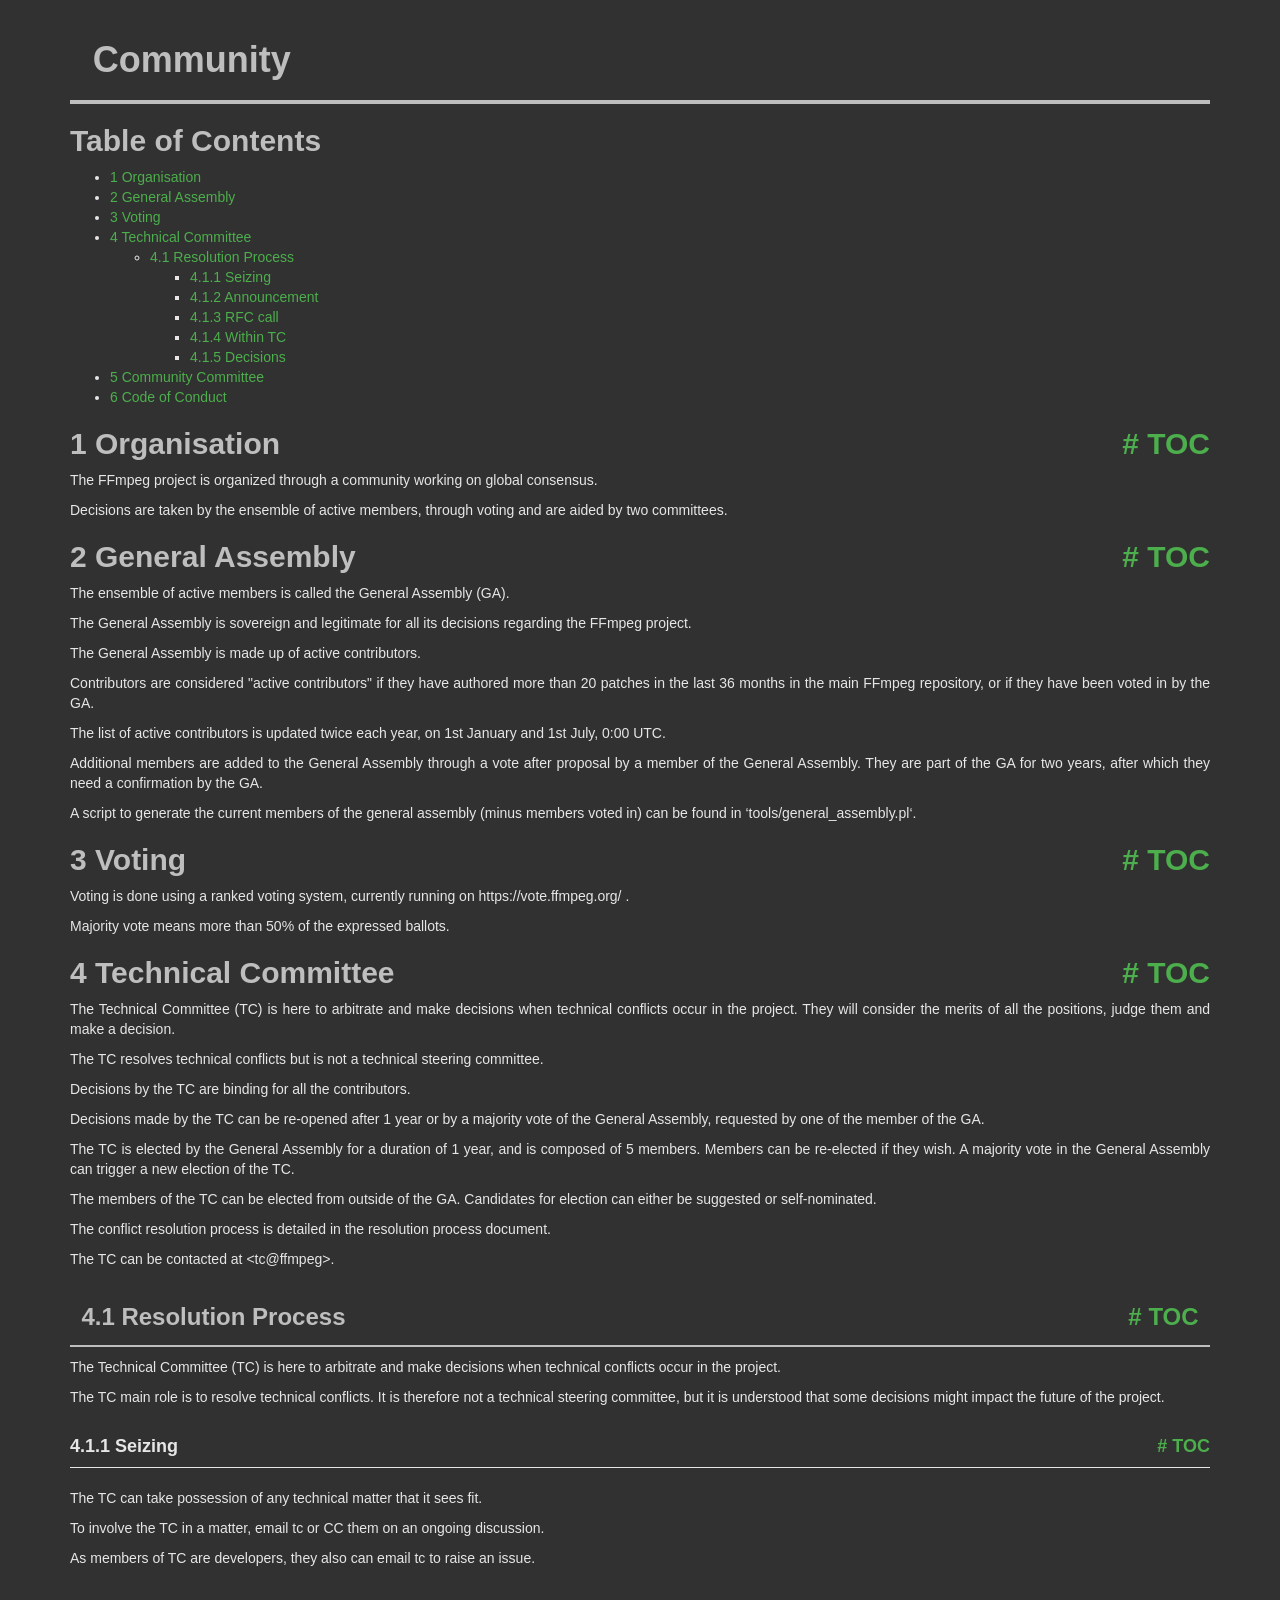
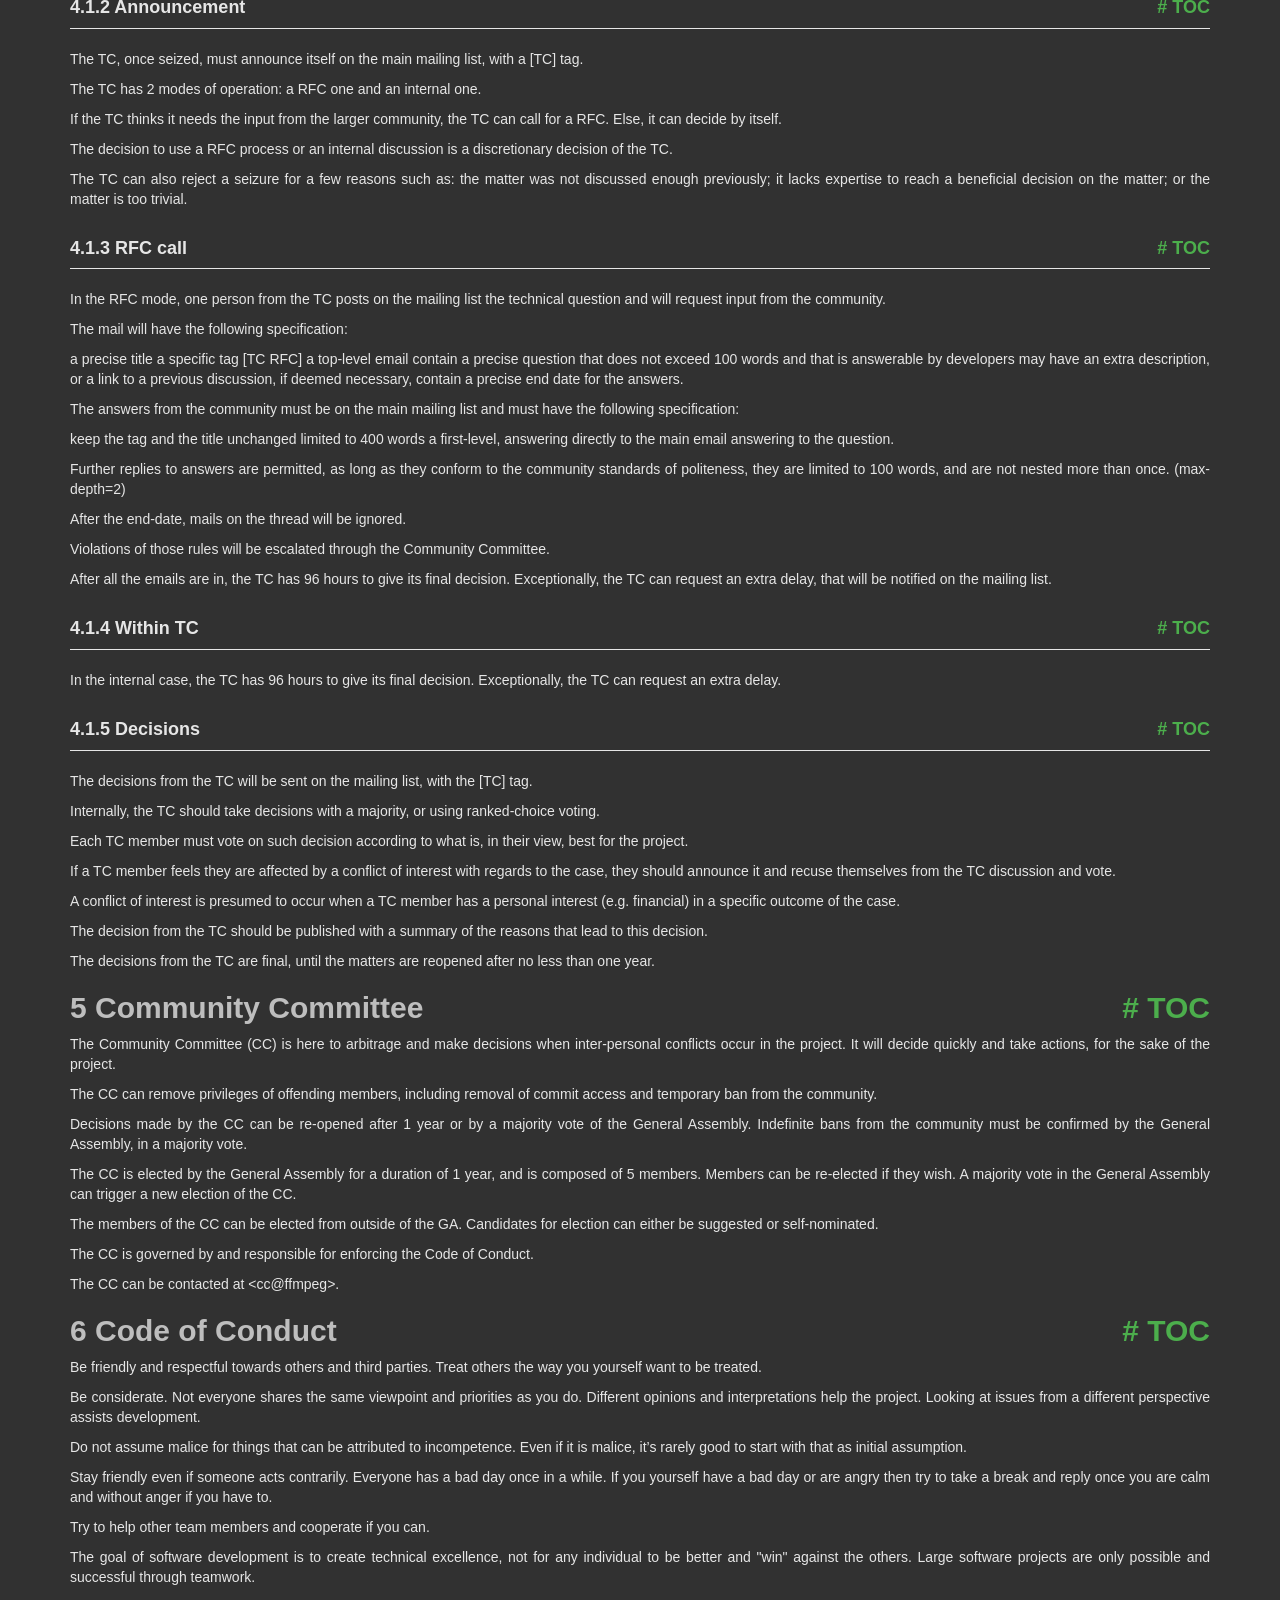
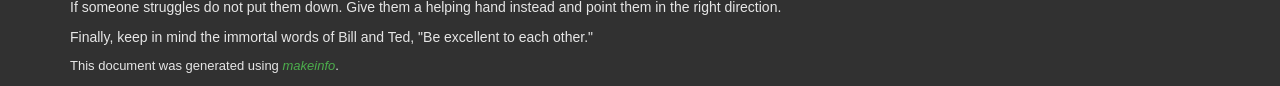
<file: .tools/ffmpeg/ffmpeg-9.0.1-essentials_build/doc/community.html>
<!DOCTYPE html PUBLIC "-//W3C//DTD HTML 4.01 Transitional//EN" "http://www.w3.org/TR/html4/loose.dtd">
<html>
<!-- Created by GNU Texinfo 7.2, https://www.gnu.org/software/texinfo/ -->
  <head>
    <meta charset="utf-8">
    <title>
      Community
    </title>
    <meta name="viewport" content="width=device-width,initial-scale=1.0">
    <link rel="stylesheet" type="text/css" href="bootstrap.min.css">
    <link rel="stylesheet" type="text/css" href="style.min.css">
  </head>
  <body>
    <div class="container">
      <h1>
      Community
      </h1>


<a name="SEC_Top"></a>

<div class="region-contents" id="SEC_Contents">
<h2 class="contents-heading">Table of Contents</h2>

<div class="contents">

<ul class="toc-numbered-mark">
  <li><a id="toc-Organisation" href="#Organisation-1">1 Organisation</a></li>
  <li><a id="toc-General-Assembly" href="#General-Assembly-1">2 General Assembly</a></li>
  <li><a id="toc-Voting" href="#Voting-1">3 Voting</a></li>
  <li><a id="toc-Technical-Committee" href="#Technical-Committee-1">4 Technical Committee</a>
  <ul class="toc-numbered-mark">
    <li><a id="toc-Resolution-Process" href="#Resolution-Process-1">4.1 Resolution Process</a>
    <ul class="toc-numbered-mark">
      <li><a id="toc-Seizing" href="#Seizing">4.1.1 Seizing</a></li>
      <li><a id="toc-Announcement" href="#Announcement">4.1.2 Announcement</a></li>
      <li><a id="toc-RFC-call" href="#RFC-call">4.1.3 RFC call</a></li>
      <li><a id="toc-Within-TC" href="#Within-TC">4.1.4 Within TC</a></li>
      <li><a id="toc-Decisions" href="#Decisions">4.1.5 Decisions</a></li>
    </ul></li>
  </ul></li>
  <li><a id="toc-Community-Committee" href="#Community-Committee-1">5 Community Committee</a></li>
  <li><a id="toc-Code-of-Conduct" href="#Code-of-Conduct-1">6 Code of Conduct</a></li>
</ul>
</div>
</div>

<a class="anchor" id="Organisation"></a><a name="Organisation-1"></a>
<h2 class="chapter">1 Organisation<span class="pull-right"><a class="anchor hidden-xs" href="#Organisation" aria-hidden="true">#</a> <a class="anchor hidden-xs"href="#toc-Organisation" aria-hidden="true">TOC</a></span></h2>

<p>The FFmpeg project is organized through a community working on global consensus.
</p>
<p>Decisions are taken by the ensemble of active members, through voting and are aided by two committees.
</p>
<a class="anchor" id="General-Assembly"></a><a name="General-Assembly-1"></a>
<h2 class="chapter">2 General Assembly<span class="pull-right"><a class="anchor hidden-xs" href="#General-Assembly" aria-hidden="true">#</a> <a class="anchor hidden-xs"href="#toc-General-Assembly" aria-hidden="true">TOC</a></span></h2>

<p>The ensemble of active members is called the General Assembly (GA).
</p>
<p>The General Assembly is sovereign and legitimate for all its decisions regarding the FFmpeg project.
</p>
<p>The General Assembly is made up of active contributors.
</p>
<p>Contributors are considered &quot;active contributors&quot; if they have authored more than 20 patches in the last 36 months in the main FFmpeg repository, or if they have been voted in by the GA.
</p>
<p>The list of active contributors is updated twice each year, on 1st January and 1st July, 0:00 UTC.
</p>
<p>Additional members are added to the General Assembly through a vote after proposal by a member of the General Assembly. They are part of the GA for two years, after which they need a confirmation by the GA.
</p>
<p>A script to generate the current members of the general assembly (minus members voted in) can be found in &lsquo;tools/general_assembly.pl&lsquo;.
</p>
<a class="anchor" id="Voting"></a><a name="Voting-1"></a>
<h2 class="chapter">3 Voting<span class="pull-right"><a class="anchor hidden-xs" href="#Voting" aria-hidden="true">#</a> <a class="anchor hidden-xs"href="#toc-Voting" aria-hidden="true">TOC</a></span></h2>

<p>Voting is done using a ranked voting system, currently running on https://vote.ffmpeg.org/ .
</p>
<p>Majority vote means more than 50% of the expressed ballots.
</p>
<a class="anchor" id="Technical-Committee"></a><a name="Technical-Committee-1"></a>
<h2 class="chapter">4 Technical Committee<span class="pull-right"><a class="anchor hidden-xs" href="#Technical-Committee" aria-hidden="true">#</a> <a class="anchor hidden-xs"href="#toc-Technical-Committee" aria-hidden="true">TOC</a></span></h2>

<p>The Technical Committee (TC) is here to arbitrate and make decisions when technical conflicts occur in the project. They will consider the merits of all the positions, judge them and make a decision.
</p>
<p>The TC resolves technical conflicts but is not a technical steering committee.
</p>
<p>Decisions by the TC are binding for all the contributors.
</p>
<p>Decisions made by the TC can be re-opened after 1 year or by a majority vote of the General Assembly, requested by one of the member of the GA.
</p>
<p>The TC is elected by the General Assembly for a duration of 1 year, and is composed of 5 members. Members can be re-elected if they wish. A majority vote in the General Assembly can trigger a new election of the TC.
</p>
<p>The members of the TC can be elected from outside of the GA. Candidates for election can either be suggested or self-nominated.
</p>
<p>The conflict resolution process is detailed in the resolution process document.
</p>
<p>The TC can be contacted at &lt;tc@ffmpeg&gt;.
</p>
<a class="anchor" id="Resolution-Process"></a><a name="Resolution-Process-1"></a>
<h3 class="section">4.1 Resolution Process<span class="pull-right"><a class="anchor hidden-xs" href="#Resolution-Process" aria-hidden="true">#</a> <a class="anchor hidden-xs"href="#toc-Resolution-Process" aria-hidden="true">TOC</a></span></h3>

<p>The Technical Committee (TC) is here to arbitrate and make decisions when technical conflicts occur in the project.
</p>
<p>The TC main role is to resolve technical conflicts. It is therefore not a technical steering committee, but it is understood that some decisions might impact the future of the project.
</p>
<a name="Seizing"></a>
<h4 class="subsection">4.1.1 Seizing<span class="pull-right"><a class="anchor hidden-xs" href="#Seizing" aria-hidden="true">#</a> <a class="anchor hidden-xs"href="#toc-Seizing" aria-hidden="true">TOC</a></span></h4>

<p>The TC can take possession of any technical matter that it sees fit.
</p>
<p>To involve the TC in a matter, email tc&nbsp;or CC them on an ongoing discussion.
</p>
<p>As members of TC are developers, they also can email tc&nbsp;to raise an issue.
</p><a name="Announcement"></a>
<h4 class="subsection">4.1.2 Announcement<span class="pull-right"><a class="anchor hidden-xs" href="#Announcement" aria-hidden="true">#</a> <a class="anchor hidden-xs"href="#toc-Announcement" aria-hidden="true">TOC</a></span></h4>

<p>The TC, once seized, must announce itself on the main mailing list, with a [TC] tag.
</p>
<p>The TC has 2 modes of operation: a RFC one and an internal one.
</p>
<p>If the TC thinks it needs the input from the larger community, the TC can call for a RFC. Else, it can decide by itself.
</p>
<p>The decision to use a RFC process or an internal discussion is a discretionary decision of the TC.
</p>
<p>The TC can also reject a seizure for a few reasons such as: the matter was not discussed enough previously; it lacks expertise to reach a beneficial decision on the matter; or the matter is too trivial.
</p><a name="RFC-call"></a>
<h4 class="subsection">4.1.3 RFC call<span class="pull-right"><a class="anchor hidden-xs" href="#RFC-call" aria-hidden="true">#</a> <a class="anchor hidden-xs"href="#toc-RFC-call" aria-hidden="true">TOC</a></span></h4>

<p>In the RFC mode, one person from the TC posts on the mailing list the technical question and will request input from the community.
</p>
<p>The mail will have the following specification:
</p>
<p>a precise title
    a specific tag [TC RFC]
    a top-level email
    contain a precise question that does not exceed 100 words and that is answerable by developers
    may have an extra description, or a link to a previous discussion, if deemed necessary,
    contain a precise end date for the answers.
</p>
<p>The answers from the community must be on the main mailing list and must have the following specification:
</p>
<p>keep the tag and the title unchanged
    limited to 400 words
    a first-level, answering directly to the main email
    answering to the question.
</p>
<p>Further replies to answers are permitted, as long as they conform to the community standards of politeness, they are limited to 100 words, and are not nested more than once. (max-depth=2)
</p>
<p>After the end-date, mails on the thread will be ignored.
</p>
<p>Violations of those rules will be escalated through the Community Committee.
</p>
<p>After all the emails are in, the TC has 96 hours to give its final decision. Exceptionally, the TC can request an extra delay, that will be notified on the mailing list.
</p><a name="Within-TC"></a>
<h4 class="subsection">4.1.4 Within TC<span class="pull-right"><a class="anchor hidden-xs" href="#Within-TC" aria-hidden="true">#</a> <a class="anchor hidden-xs"href="#toc-Within-TC" aria-hidden="true">TOC</a></span></h4>

<p>In the internal case, the TC has 96 hours to give its final decision. Exceptionally, the TC can request an extra delay.
</p><a name="Decisions"></a>
<h4 class="subsection">4.1.5 Decisions<span class="pull-right"><a class="anchor hidden-xs" href="#Decisions" aria-hidden="true">#</a> <a class="anchor hidden-xs"href="#toc-Decisions" aria-hidden="true">TOC</a></span></h4>

<p>The decisions from the TC will be sent on the mailing list, with the [TC] tag.
</p>
<p>Internally, the TC should take decisions with a majority, or using ranked-choice voting.
</p>
<p>Each TC member must vote on such decision according to what is, in their view, best for the project.
</p>
<p>If a TC member feels they are affected by a conflict of interest with regards to the case, they should announce it and recuse themselves from the TC
discussion and vote.
</p>
<p>A conflict of interest is presumed to occur when a TC member has a personal interest (e.g. financial) in a specific outcome of the case.
</p>
<p>The decision from the TC should be published with a summary of the reasons that lead to this decision.
</p>
<p>The decisions from the TC are final, until the matters are reopened after no less than one year.
</p>
<a class="anchor" id="Community-Committee"></a><a name="Community-Committee-1"></a>
<h2 class="chapter">5 Community Committee<span class="pull-right"><a class="anchor hidden-xs" href="#Community-Committee" aria-hidden="true">#</a> <a class="anchor hidden-xs"href="#toc-Community-Committee" aria-hidden="true">TOC</a></span></h2>

<p>The Community Committee (CC) is here to arbitrage and make decisions when inter-personal conflicts occur in the project. It will decide quickly and take actions, for the sake of the project.
</p>
<p>The CC can remove privileges of offending members, including removal of commit access and temporary ban from the community.
</p>
<p>Decisions made by the CC can be re-opened after 1 year or by a majority vote of the General Assembly. Indefinite bans from the community must be confirmed by the General Assembly, in a majority vote.
</p>
<p>The CC is elected by the General Assembly for a duration of 1 year, and is composed of 5 members. Members can be re-elected if they wish. A majority vote in the General Assembly can trigger a new election of the CC.
</p>
<p>The members of the CC can be elected from outside of the GA. Candidates for election can either be suggested or self-nominated.
</p>
<p>The CC is governed by and responsible for enforcing the Code of Conduct.
</p>
<p>The CC can be contacted at &lt;cc@ffmpeg&gt;.
</p>
<a class="anchor" id="Code-of-Conduct"></a><a name="Code-of-Conduct-1"></a>
<h2 class="chapter">6 Code of Conduct<span class="pull-right"><a class="anchor hidden-xs" href="#Code-of-Conduct" aria-hidden="true">#</a> <a class="anchor hidden-xs"href="#toc-Code-of-Conduct" aria-hidden="true">TOC</a></span></h2>

<p>Be friendly and respectful towards others and third parties.
Treat others the way you yourself want to be treated.
</p>
<p>Be considerate. Not everyone shares the same viewpoint and priorities as you do.
Different opinions and interpretations help the project.
Looking at issues from a different perspective assists development.
</p>
<p>Do not assume malice for things that can be attributed to incompetence. Even if
it is malice, it&rsquo;s rarely good to start with that as initial assumption.
</p>
<p>Stay friendly even if someone acts contrarily. Everyone has a bad day
once in a while.
If you yourself have a bad day or are angry then try to take a break and reply
once you are calm and without anger if you have to.
</p>
<p>Try to help other team members and cooperate if you can.
</p>
<p>The goal of software development is to create technical excellence, not for any
individual to be better and &quot;win&quot; against the others. Large software projects
are only possible and successful through teamwork.
</p>
<p>If someone struggles do not put them down. Give them a helping hand
instead and point them in the right direction.
</p>
<p>Finally, keep in mind the immortal words of Bill and Ted,
&quot;Be excellent to each other.&quot;
</p>
      <p style="font-size: small;">
        This document was generated using <a class="uref" href="https://www.gnu.org/software/texinfo/"><em class="emph">makeinfo</em></a>.
      </p>
    </div>
  </body>
</html>
</file>
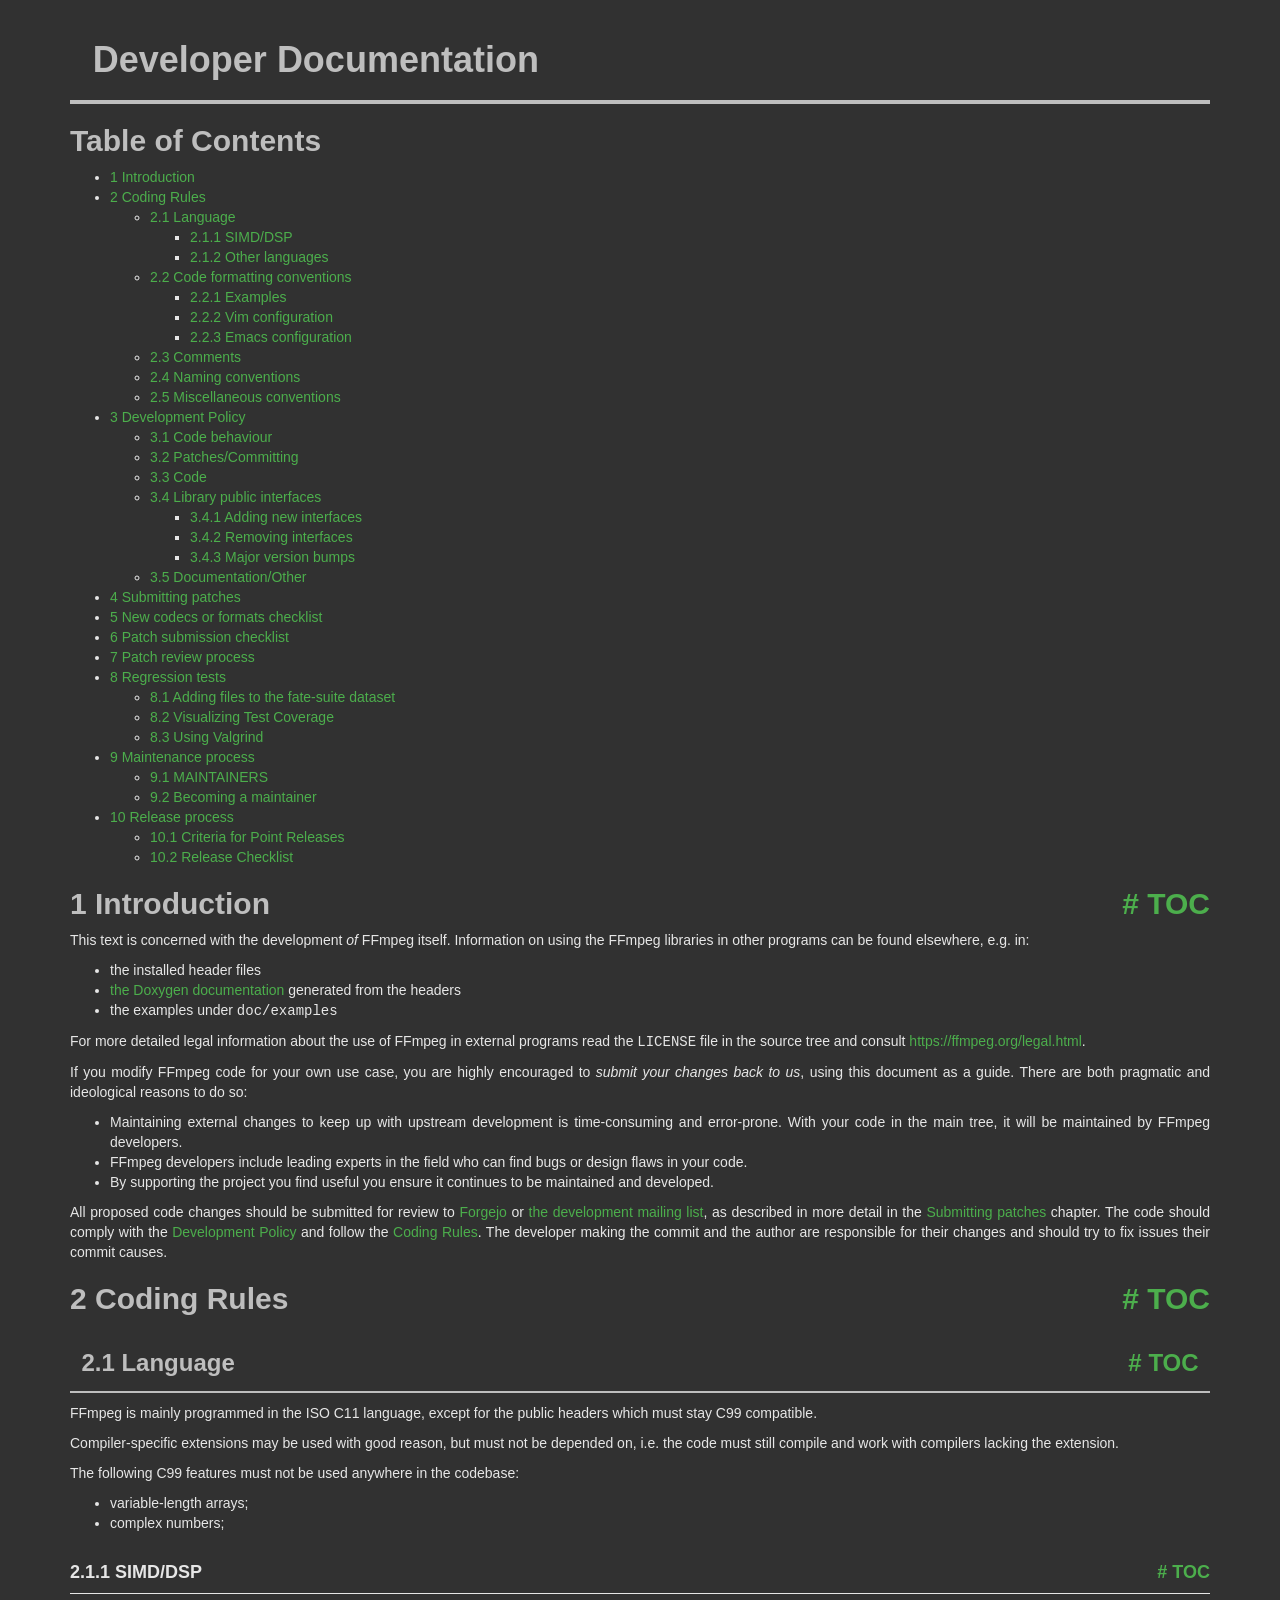
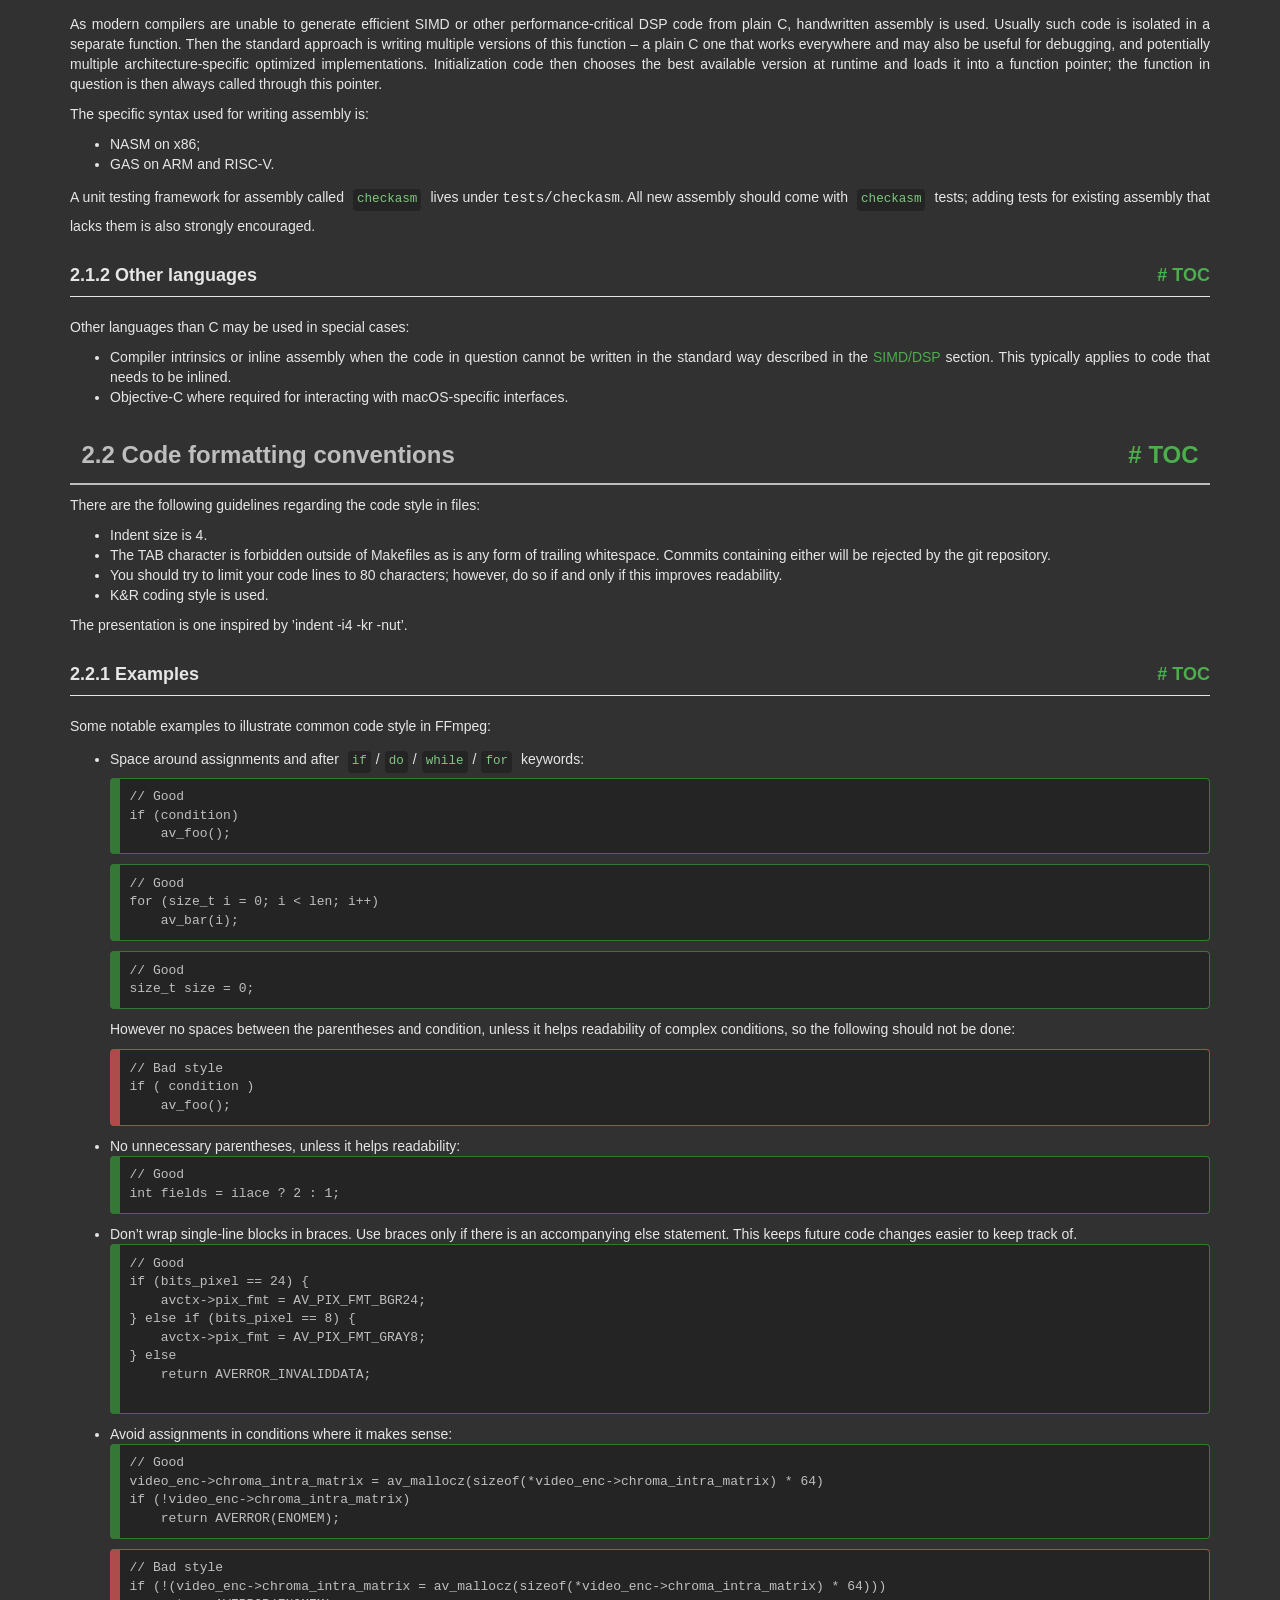
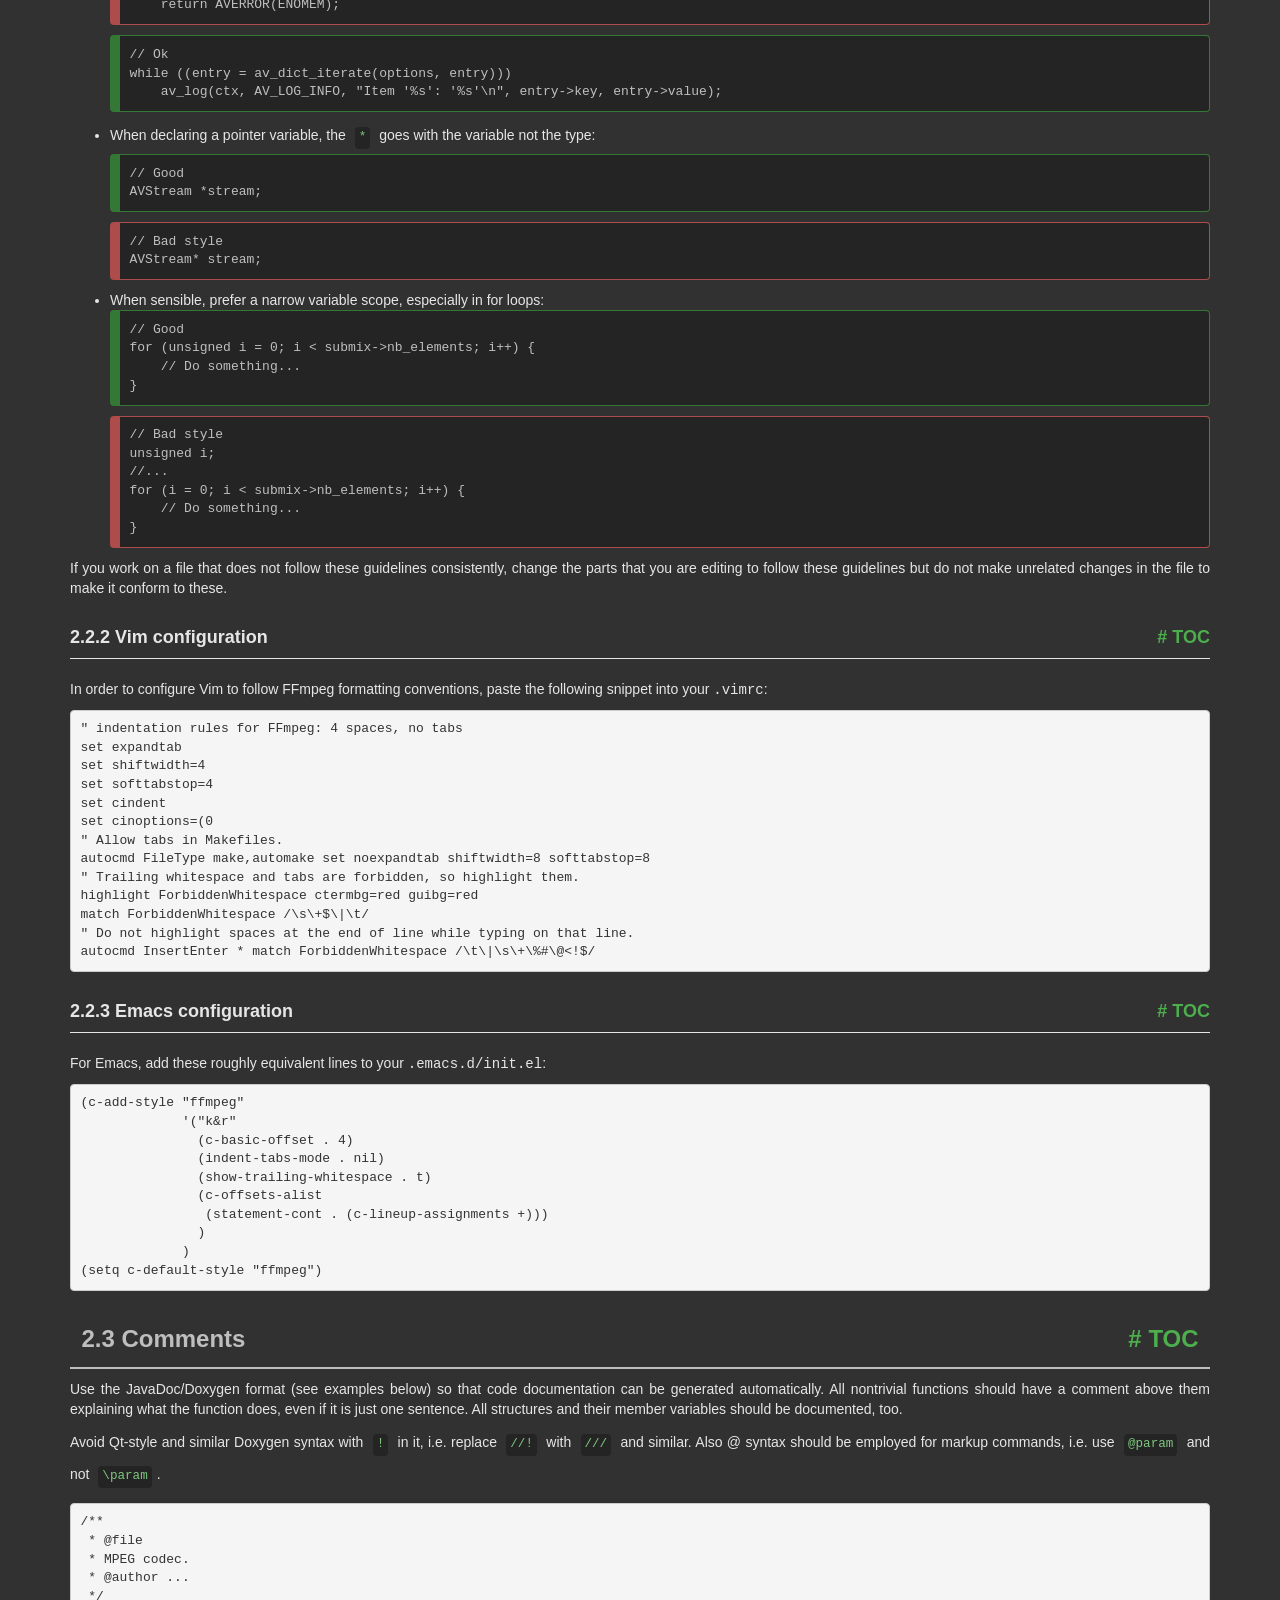
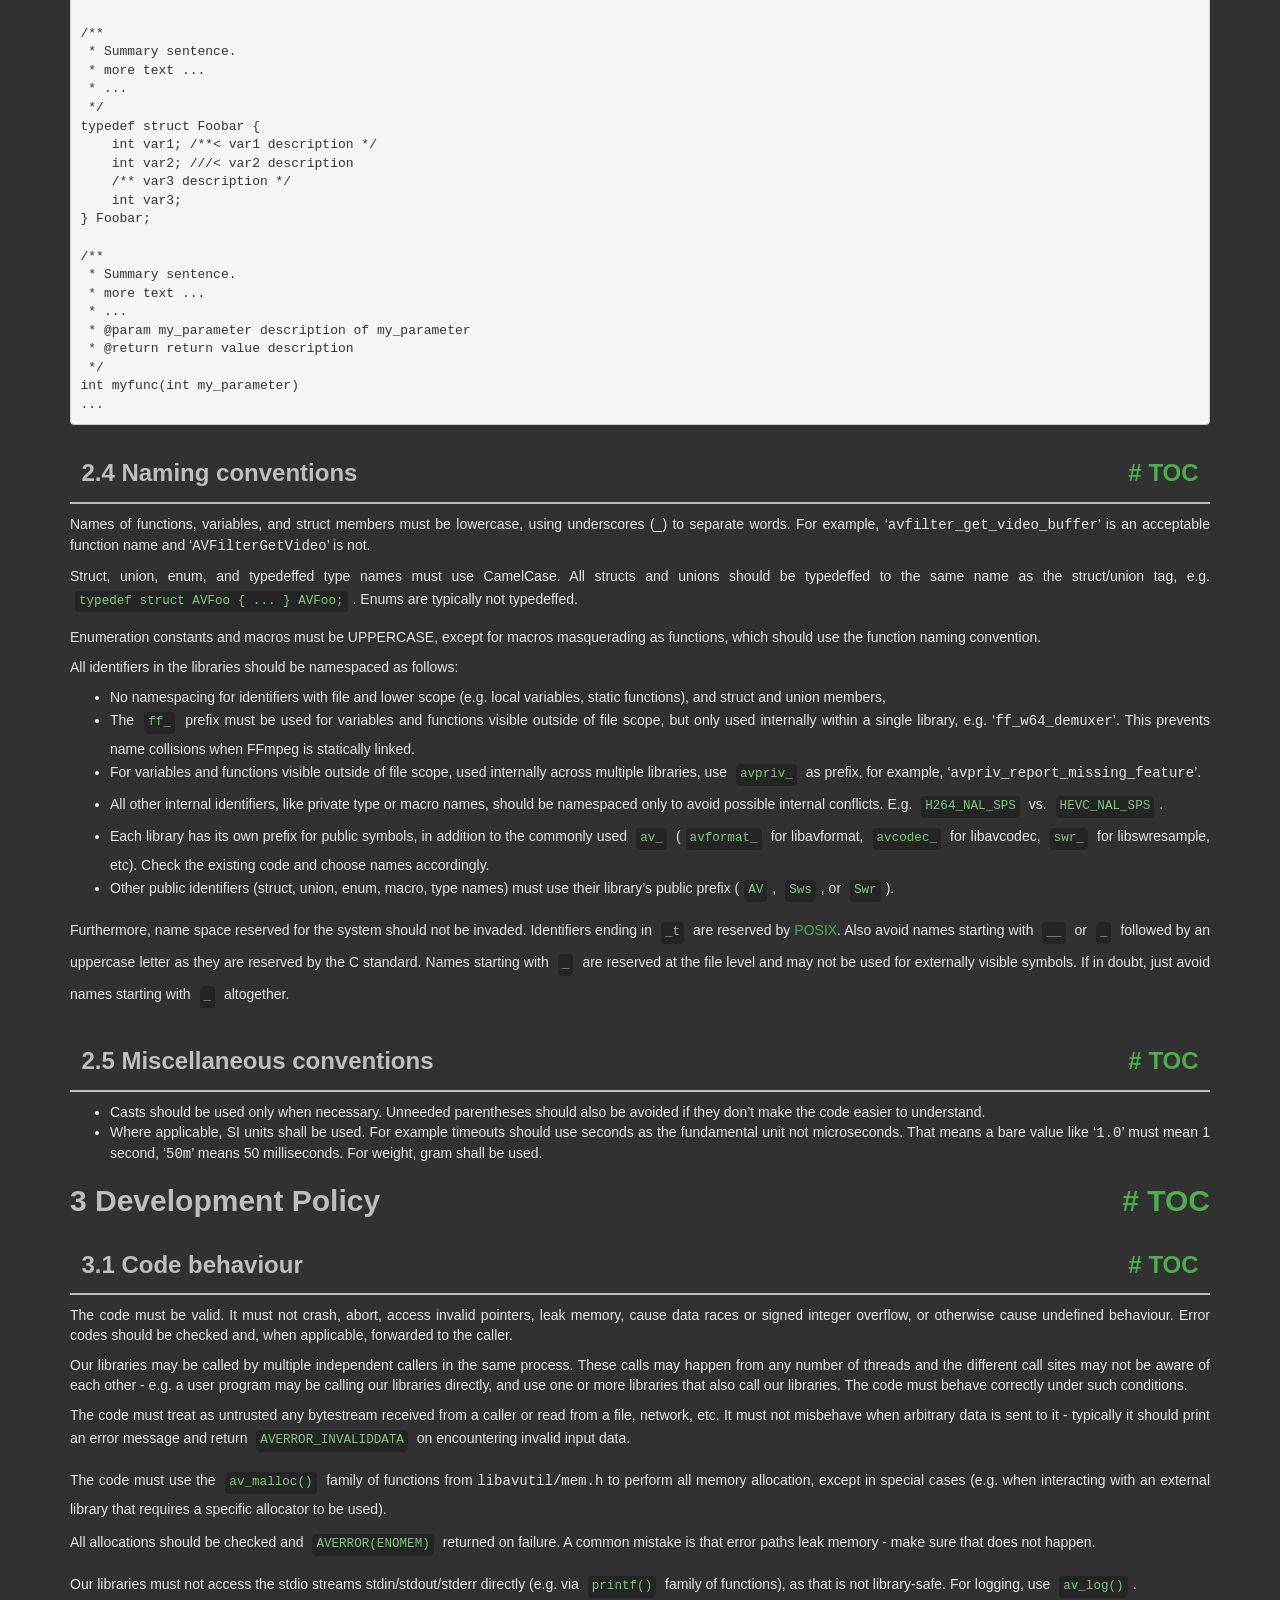
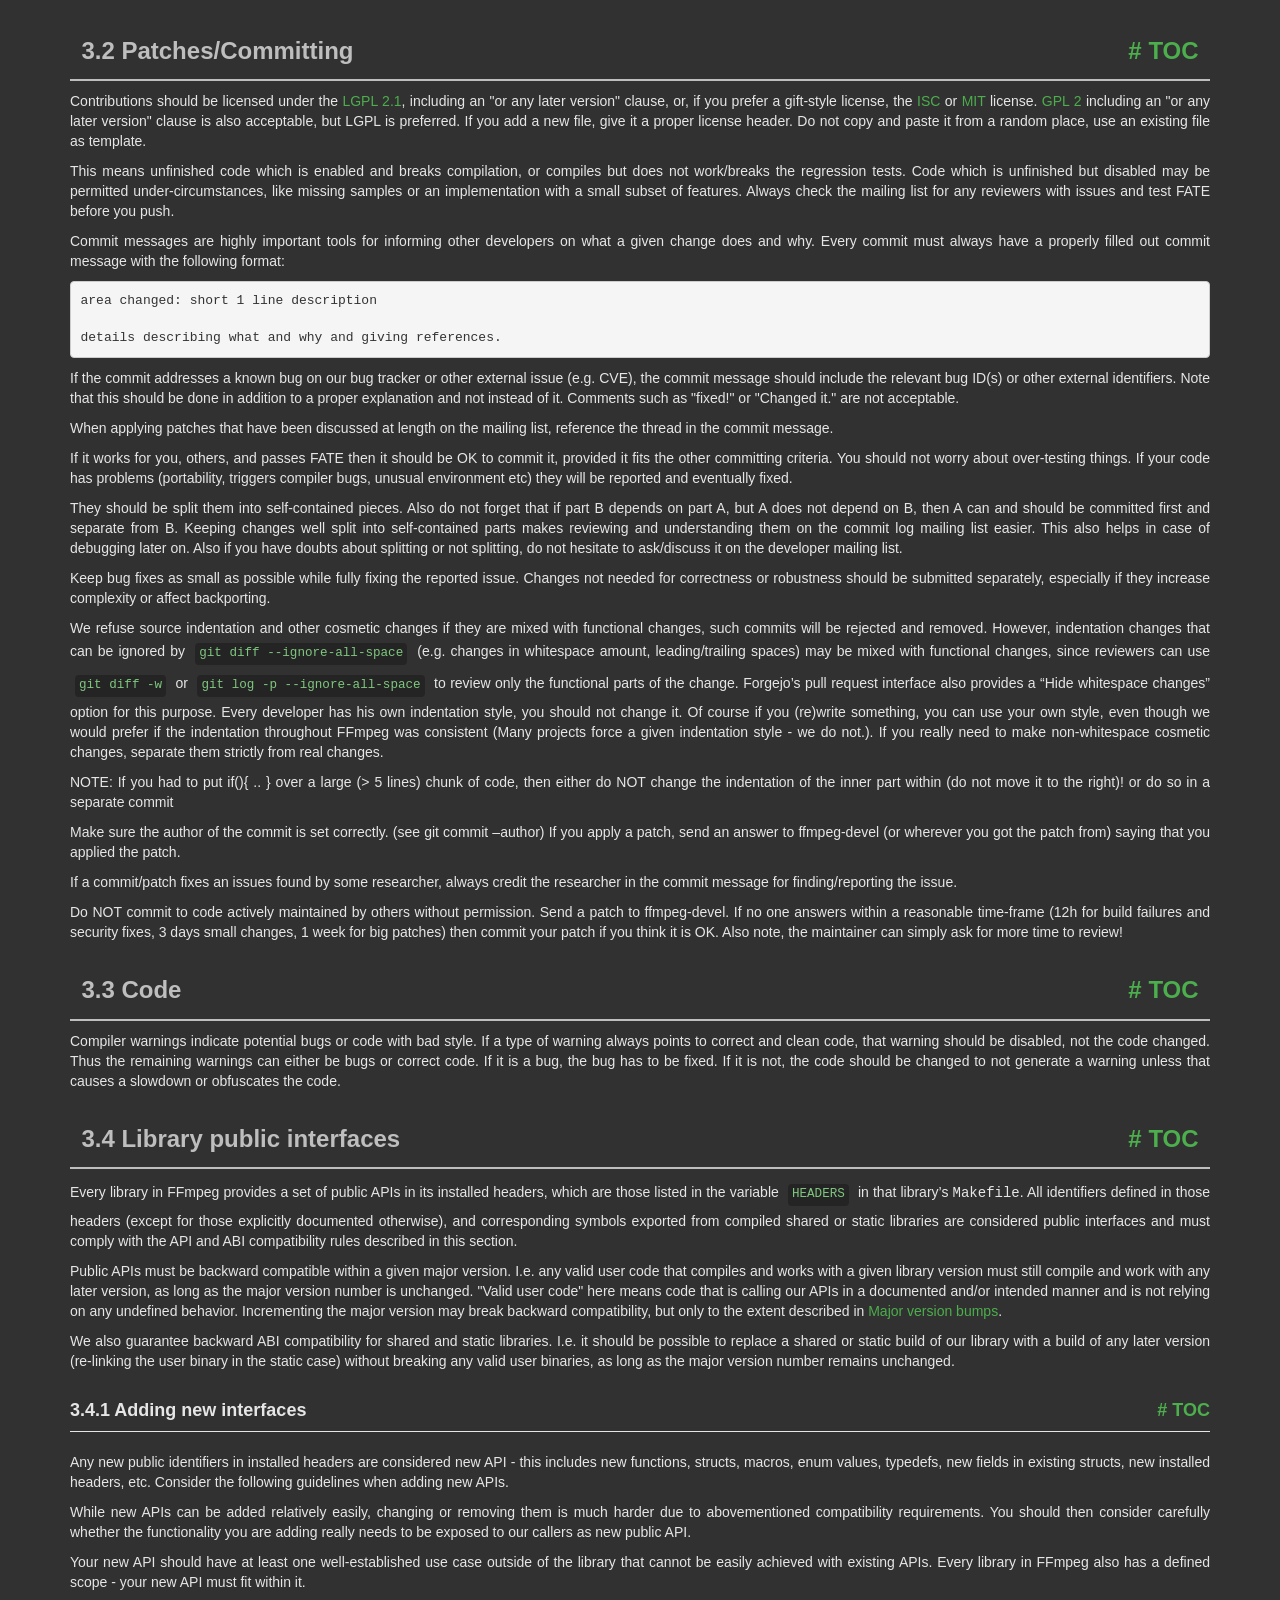
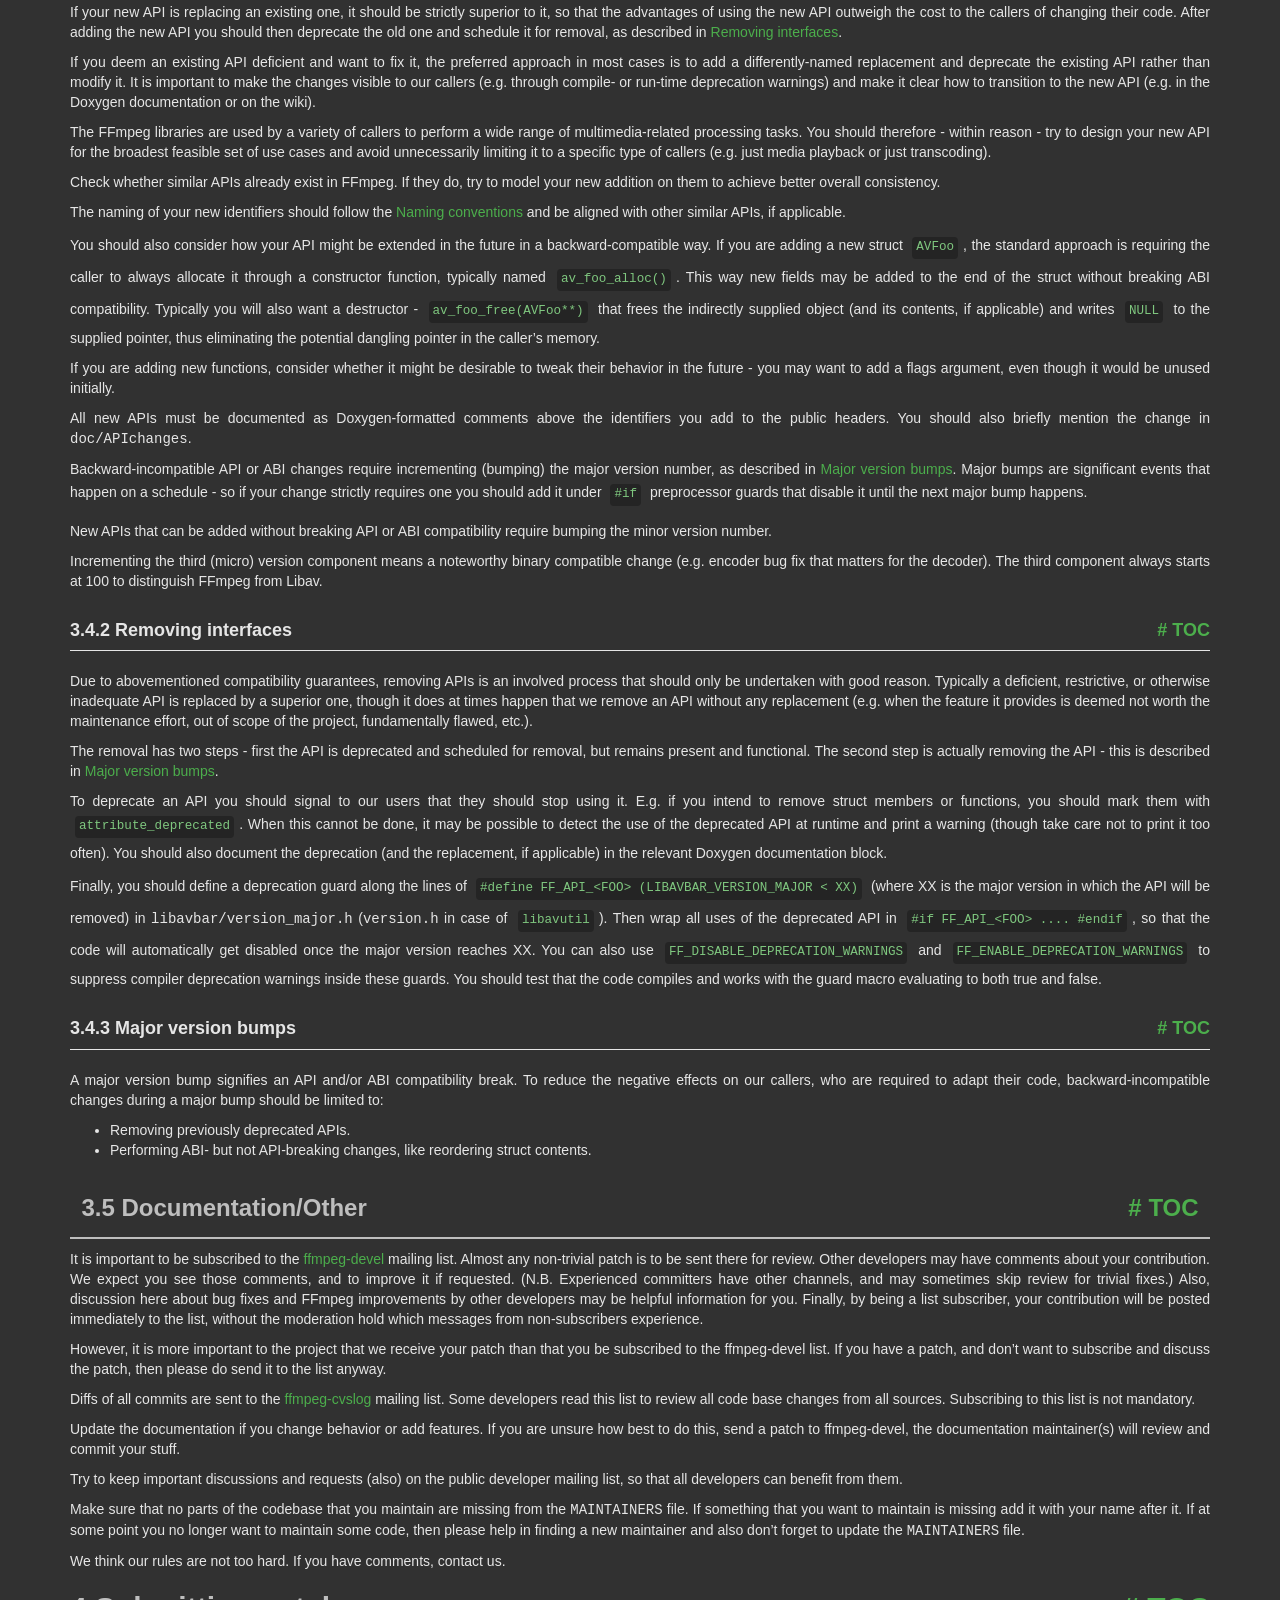
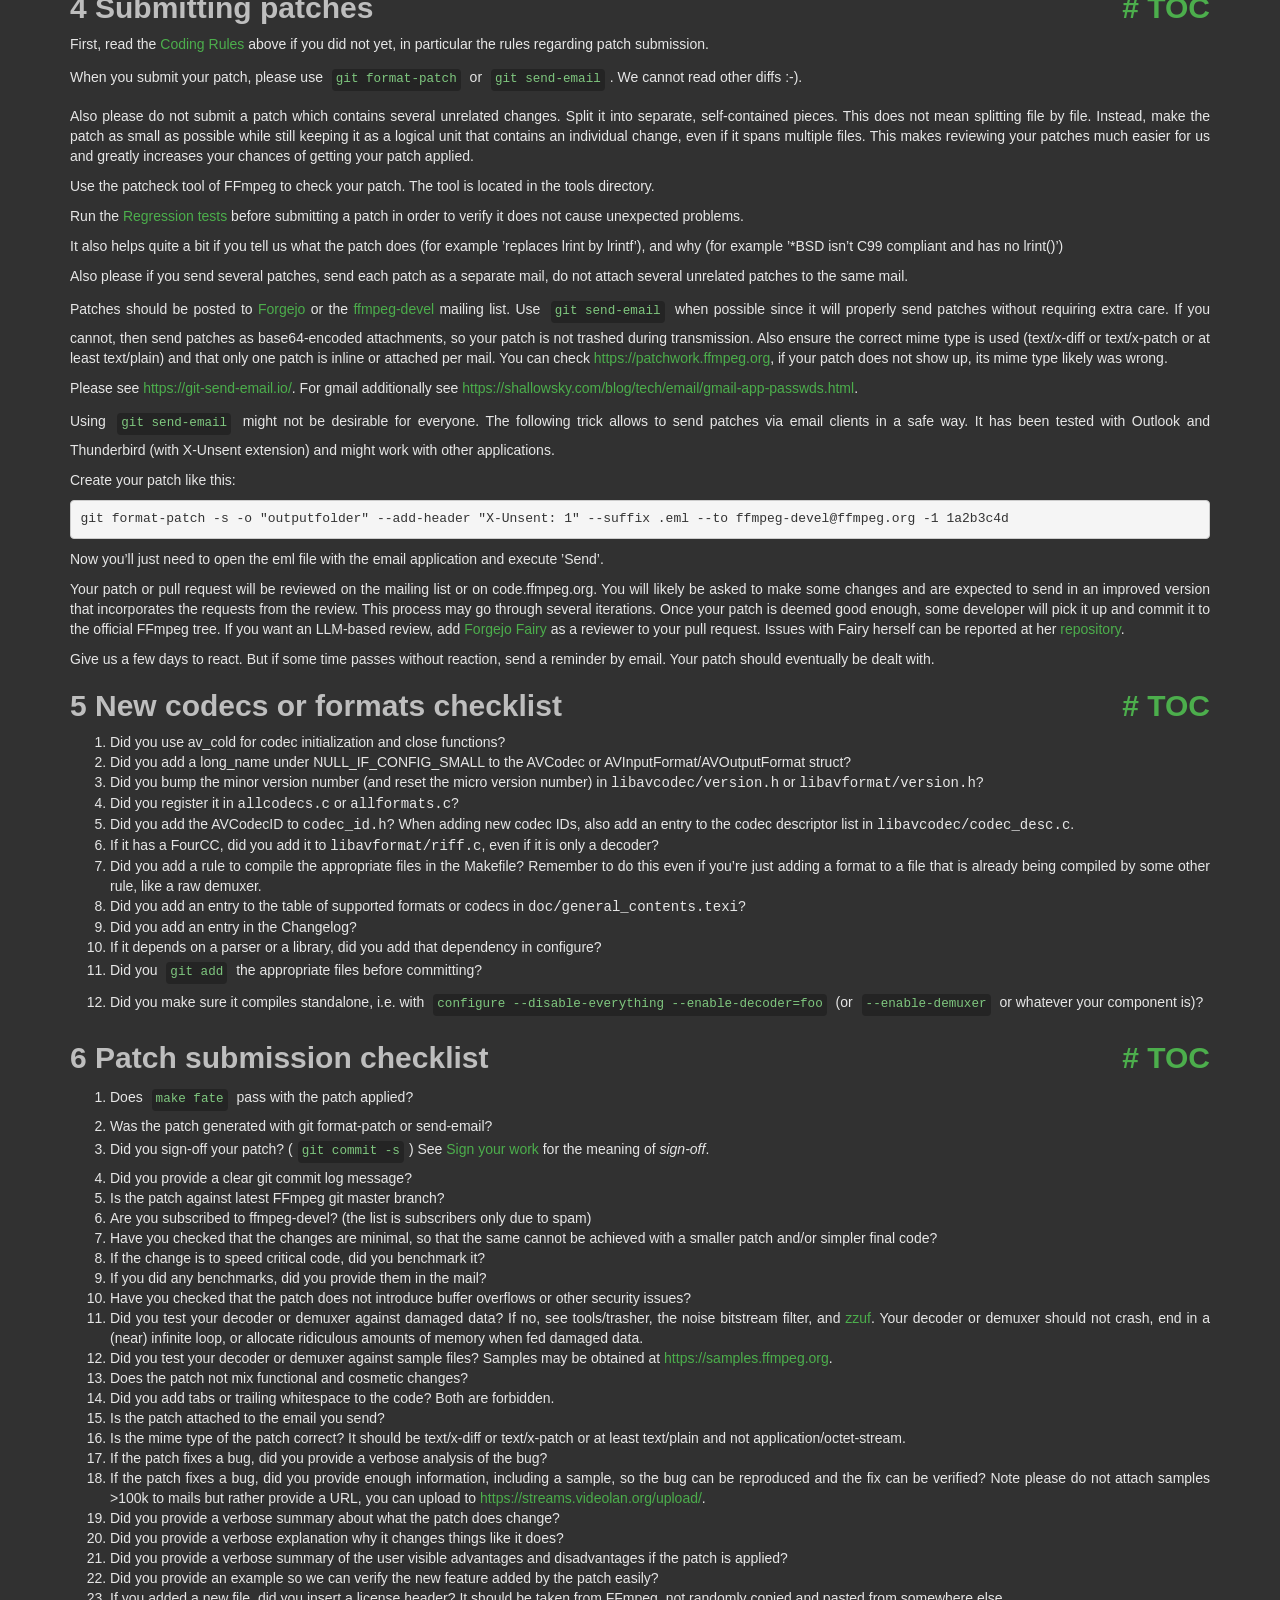
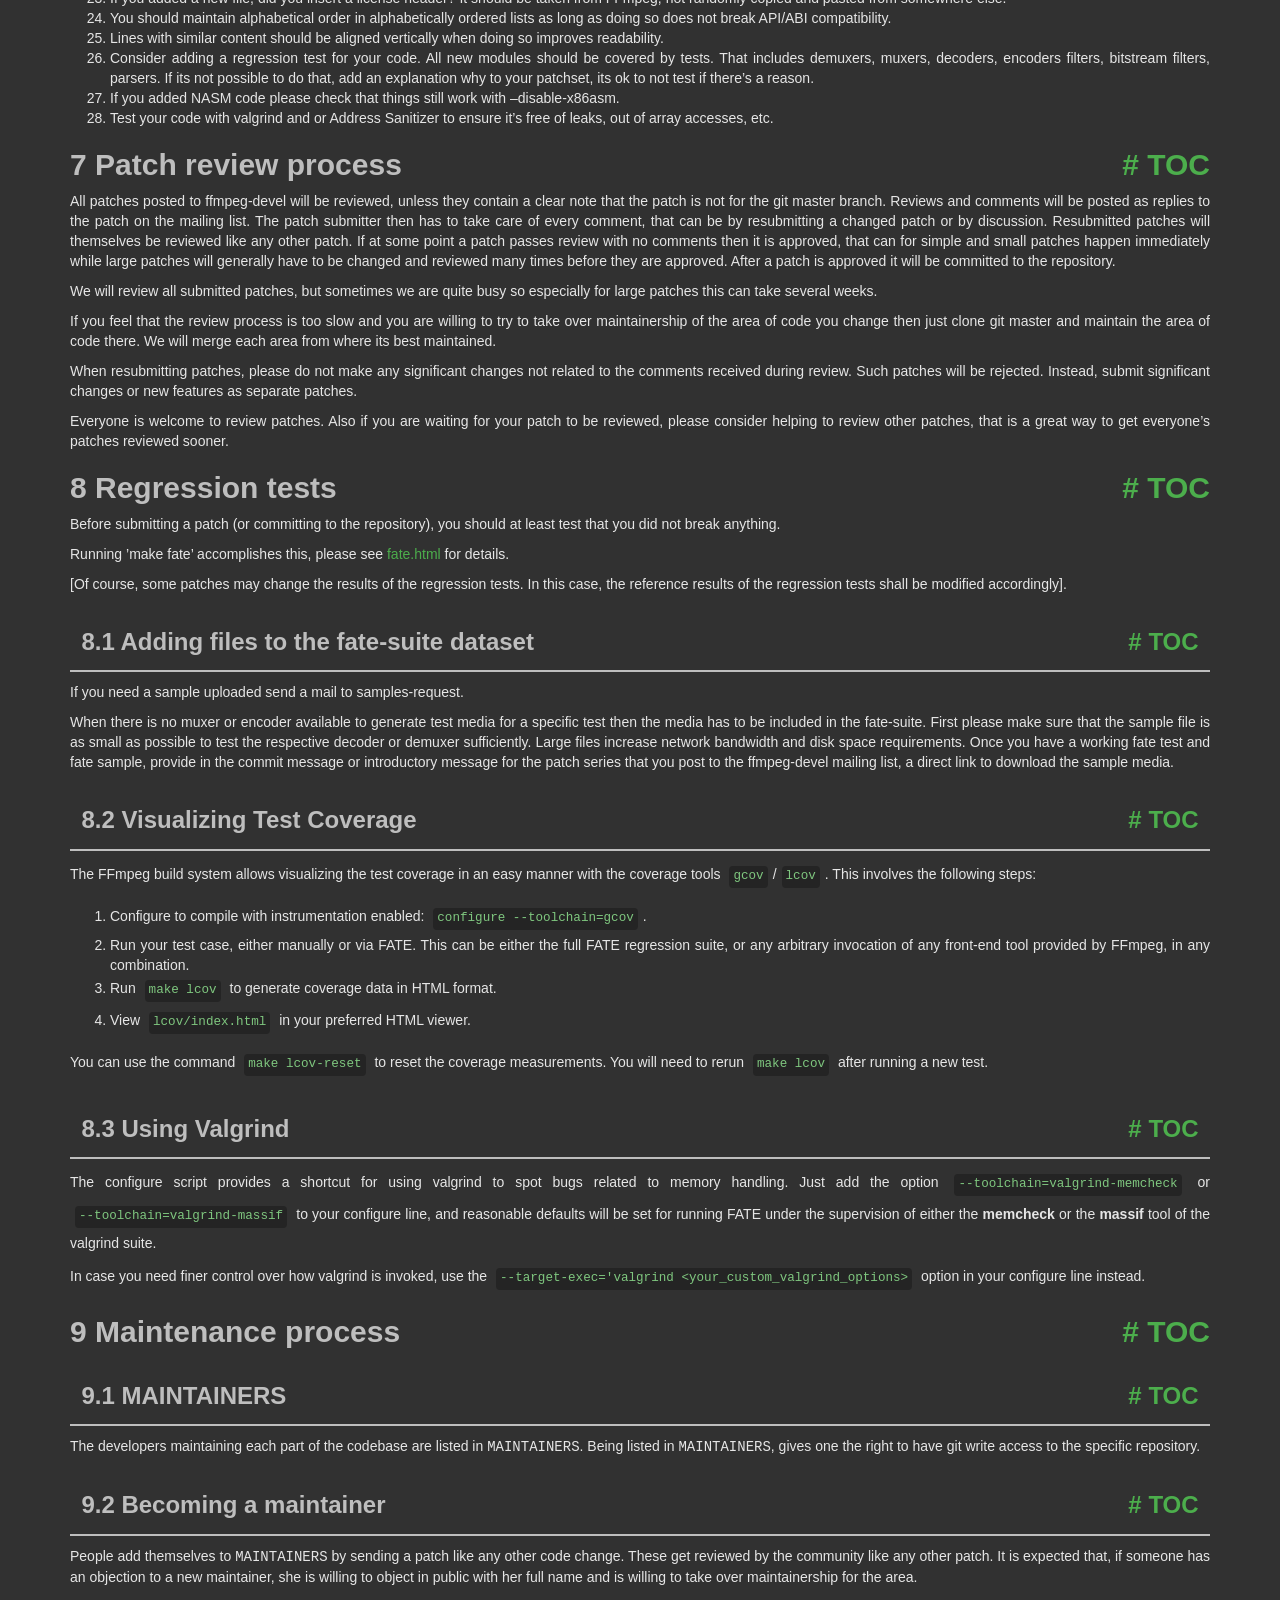
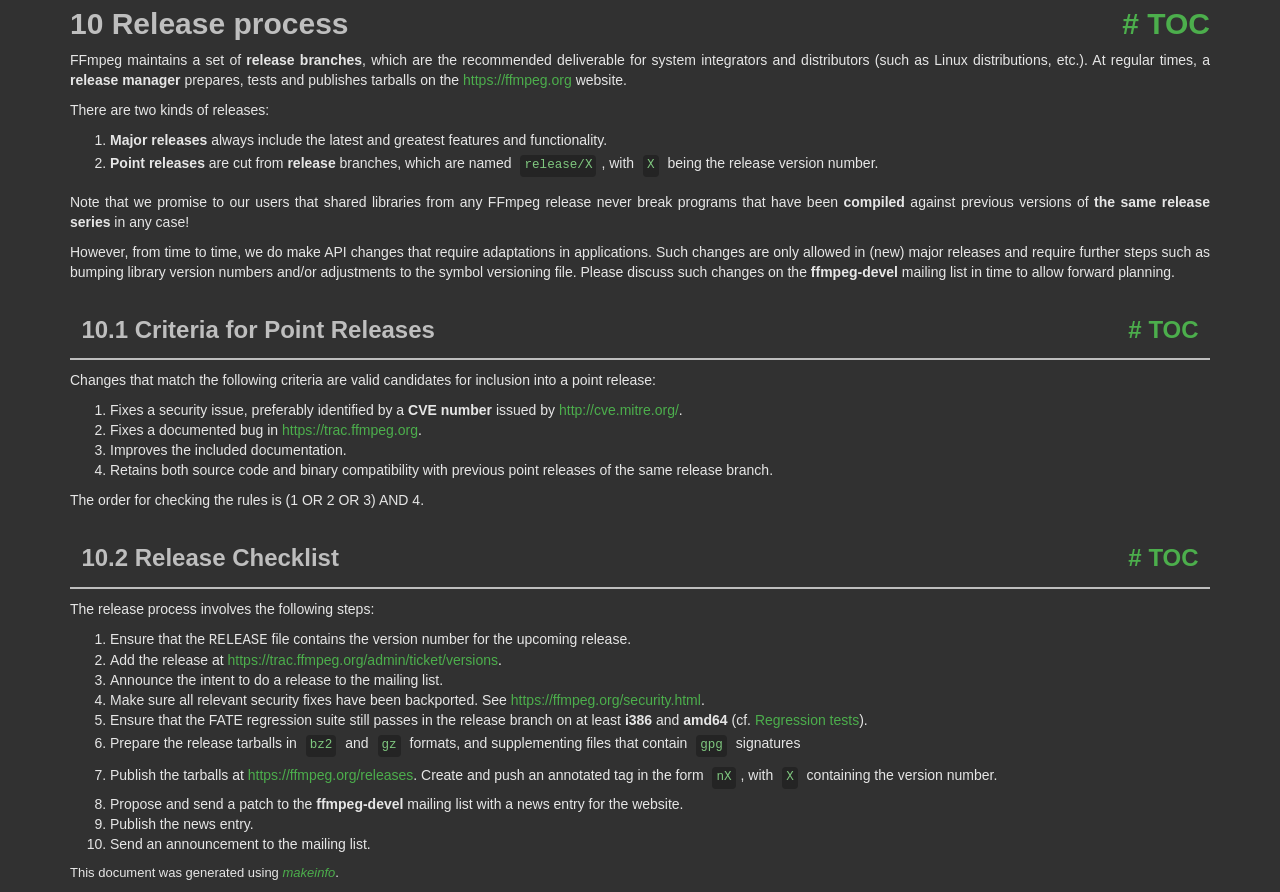
<file: .tools/ffmpeg/ffmpeg-9.0.1-essentials_build/doc/developer.html>
<!DOCTYPE html PUBLIC "-//W3C//DTD HTML 4.01 Transitional//EN" "http://www.w3.org/TR/html4/loose.dtd">
<html>
<!-- Created by GNU Texinfo 7.2, https://www.gnu.org/software/texinfo/ -->
  <head>
    <meta charset="utf-8">
    <title>
      Developer Documentation
    </title>
    <meta name="viewport" content="width=device-width,initial-scale=1.0">
    <link rel="stylesheet" type="text/css" href="bootstrap.min.css">
    <link rel="stylesheet" type="text/css" href="style.min.css">
  </head>
  <body>
    <div class="container">
      <h1>
      Developer Documentation
      </h1>


<a name="SEC_Top"></a>

<div class="region-contents" id="SEC_Contents">
<h2 class="contents-heading">Table of Contents</h2>

<div class="contents">

<ul class="toc-numbered-mark">
  <li><a id="toc-Introduction" href="#Introduction">1 Introduction</a></li>
  <li><a id="toc-Coding-Rules" href="#Coding-Rules-1">2 Coding Rules</a>
  <ul class="toc-numbered-mark">
    <li><a id="toc-Language" href="#Language">2.1 Language</a>
    <ul class="toc-numbered-mark">
      <li><a id="toc-SIMD_002fDSP" href="#SIMD_002fDSP-1">2.1.1 SIMD/DSP</a></li>
      <li><a id="toc-Other-languages" href="#Other-languages">2.1.2 Other languages</a></li>
    </ul></li>
    <li><a id="toc-Code-formatting-conventions" href="#Code-formatting-conventions">2.2 Code formatting conventions</a>
    <ul class="toc-numbered-mark">
      <li><a id="toc-Examples" href="#Examples">2.2.1 Examples</a></li>
      <li><a id="toc-Vim-configuration" href="#Vim-configuration">2.2.2 Vim configuration</a></li>
      <li><a id="toc-Emacs-configuration" href="#Emacs-configuration">2.2.3 Emacs configuration</a></li>
    </ul></li>
    <li><a id="toc-Comments" href="#Comments">2.3 Comments</a></li>
    <li><a id="toc-Naming-conventions" href="#Naming-conventions-1">2.4 Naming conventions</a></li>
    <li><a id="toc-Miscellaneous-conventions" href="#Miscellaneous-conventions">2.5 Miscellaneous conventions</a></li>
  </ul></li>
  <li><a id="toc-Development-Policy" href="#Development-Policy-1">3 Development Policy</a>
  <ul class="toc-numbered-mark">
    <li><a id="toc-Code-behaviour" href="#Code-behaviour">3.1 Code behaviour</a></li>
    <li><a id="toc-Patches_002fCommitting" href="#Patches_002fCommitting">3.2 Patches/Committing</a></li>
    <li><a id="toc-Code" href="#Code">3.3 Code</a></li>
    <li><a id="toc-Library-public-interfaces" href="#Library-public-interfaces">3.4 Library public interfaces</a>
    <ul class="toc-numbered-mark">
      <li><a id="toc-Adding-new-interfaces" href="#Adding-new-interfaces">3.4.1 Adding new interfaces</a></li>
      <li><a id="toc-Removing-interfaces" href="#Removing-interfaces-1">3.4.2 Removing interfaces</a></li>
      <li><a id="toc-Major-version-bumps" href="#Major-version-bumps-1">3.4.3 Major version bumps</a></li>
    </ul></li>
    <li><a id="toc-Documentation_002fOther" href="#Documentation_002fOther">3.5 Documentation/Other</a></li>
  </ul></li>
  <li><a id="toc-Submitting-patches" href="#Submitting-patches-1">4 Submitting patches</a></li>
  <li><a id="toc-New-codecs-or-formats-checklist" href="#New-codecs-or-formats-checklist">5 New codecs or formats checklist</a></li>
  <li><a id="toc-Patch-submission-checklist" href="#Patch-submission-checklist">6 Patch submission checklist</a></li>
  <li><a id="toc-Patch-review-process" href="#Patch-review-process">7 Patch review process</a></li>
  <li><a id="toc-Regression-tests" href="#Regression-tests-1">8 Regression tests</a>
  <ul class="toc-numbered-mark">
    <li><a id="toc-Adding-files-to-the-fate_002dsuite-dataset" href="#Adding-files-to-the-fate_002dsuite-dataset">8.1 Adding files to the fate-suite dataset</a></li>
    <li><a id="toc-Visualizing-Test-Coverage" href="#Visualizing-Test-Coverage">8.2 Visualizing Test Coverage</a></li>
    <li><a id="toc-Using-Valgrind" href="#Using-Valgrind">8.3 Using Valgrind</a></li>
  </ul></li>
  <li><a id="toc-Maintenance-process" href="#Maintenance-process">9 Maintenance process</a>
  <ul class="toc-numbered-mark">
    <li><a id="toc-MAINTAINERS" href="#MAINTAINERS-1">9.1 MAINTAINERS</a></li>
    <li><a id="toc-Becoming-a-maintainer" href="#Becoming-a-maintainer-1">9.2 Becoming a maintainer</a></li>
  </ul></li>
  <li><a id="toc-Release-process" href="#Release-process-1">10 Release process</a>
  <ul class="toc-numbered-mark">
    <li><a id="toc-Criteria-for-Point-Releases" href="#Criteria-for-Point-Releases-1">10.1 Criteria for Point Releases</a></li>
    <li><a id="toc-Release-Checklist" href="#Release-Checklist">10.2 Release Checklist</a></li>
  </ul></li>
</ul>
</div>
</div>

<a name="Introduction"></a>
<h2 class="chapter">1 Introduction<span class="pull-right"><a class="anchor hidden-xs" href="#Introduction" aria-hidden="true">#</a> <a class="anchor hidden-xs"href="#toc-Introduction" aria-hidden="true">TOC</a></span></h2>

<p>This text is concerned with the development <em class="emph">of</em> FFmpeg itself. Information
on using the FFmpeg libraries in other programs can be found elsewhere, e.g. in:
</p><ul class="itemize mark-bullet">
<li>the installed header files
</li><li><a class="url" href="http://ffmpeg.org/doxygen/trunk/index.html">the Doxygen documentation</a>
generated from the headers
</li><li>the examples under <samp class="file">doc/examples</samp>
</li></ul>

<p>For more detailed legal information about the use of FFmpeg in
external programs read the <samp class="file">LICENSE</samp> file in the source tree and
consult <a class="url" href="https://ffmpeg.org/legal.html">https://ffmpeg.org/legal.html</a>.
</p>
<p>If you modify FFmpeg code for your own use case, you are highly encouraged to
<em class="emph">submit your changes back to us</em>, using this document as a guide. There are
both pragmatic and ideological reasons to do so:
</p><ul class="itemize mark-bullet">
<li>Maintaining external changes to keep up with upstream development is
time-consuming and error-prone. With your code in the main tree, it will be
maintained by FFmpeg developers.
</li><li>FFmpeg developers include leading experts in the field who can find bugs or
design flaws in your code.
</li><li>By supporting the project you find useful you ensure it continues to be
maintained and developed.
</li></ul>

<p>All proposed code changes should be submitted for review to
<a class="url" href="https://code.ffmpeg.org/FFmpeg/FFmpeg/pulls">Forgejo</a> or
<a class="url" href="mailto:ffmpeg-devel@ffmpeg.org">the development mailing list</a>, as
described in more detail in the <a class="ref" href="#Submitting-patches">Submitting patches</a> chapter. The code
should comply with the <a class="ref" href="#Development-Policy">Development Policy</a> and follow the <a class="ref" href="#Coding-Rules">Coding Rules</a>.
The developer making the commit and the author are responsible for their changes
and should try to fix issues their commit causes.
</p>
<a class="anchor" id="Coding-Rules"></a><a name="Coding-Rules-1"></a>
<h2 class="chapter">2 Coding Rules<span class="pull-right"><a class="anchor hidden-xs" href="#Coding-Rules" aria-hidden="true">#</a> <a class="anchor hidden-xs"href="#toc-Coding-Rules" aria-hidden="true">TOC</a></span></h2>

<a name="Language"></a>
<h3 class="section">2.1 Language<span class="pull-right"><a class="anchor hidden-xs" href="#Language" aria-hidden="true">#</a> <a class="anchor hidden-xs"href="#toc-Language" aria-hidden="true">TOC</a></span></h3>

<p>FFmpeg is mainly programmed in the ISO C11 language, except for the public
headers which must stay C99 compatible.
</p>
<p>Compiler-specific extensions may be used with good reason, but must not be
depended on, i.e. the code must still compile and work with compilers lacking
the extension.
</p>
<p>The following C99 features must not be used anywhere in the codebase:
</p><ul class="itemize mark-bullet">
<li>variable-length arrays;

</li><li>complex numbers;
</li></ul>

<a name="SIMD_002fDSP-1"></a>
<h4 class="subsection">2.1.1 SIMD/DSP<span class="pull-right"><a class="anchor hidden-xs" href="#SIMD_002fDSP" aria-hidden="true">#</a> <a class="anchor hidden-xs"href="#toc-SIMD_002fDSP" aria-hidden="true">TOC</a></span></h4>
<a class="anchor" id="SIMD_002fDSP"></a>
<p>As modern compilers are unable to generate efficient SIMD or other
performance-critical DSP code from plain C, handwritten assembly is used.
Usually such code is isolated in a separate function. Then the standard approach
is writing multiple versions of this function – a plain C one that works
everywhere and may also be useful for debugging, and potentially multiple
architecture-specific optimized implementations. Initialization code then
chooses the best available version at runtime and loads it into a function
pointer; the function in question is then always called through this pointer.
</p>
<p>The specific syntax used for writing assembly is:
</p><ul class="itemize mark-bullet">
<li>NASM on x86;

</li><li>GAS on ARM and RISC-V.
</li></ul>

<p>A unit testing framework for assembly called <code class="code">checkasm</code> lives under
<samp class="file">tests/checkasm</samp>. All new assembly should come with <code class="code">checkasm</code> tests;
adding tests for existing assembly that lacks them is also strongly encouraged.
</p>
<a name="Other-languages"></a>
<h4 class="subsection">2.1.2 Other languages<span class="pull-right"><a class="anchor hidden-xs" href="#Other-languages" aria-hidden="true">#</a> <a class="anchor hidden-xs"href="#toc-Other-languages" aria-hidden="true">TOC</a></span></h4>

<p>Other languages than C may be used in special cases:
</p><ul class="itemize mark-bullet">
<li>Compiler intrinsics or inline assembly when the code in question cannot be
written in the standard way described in the <a class="ref" href="#SIMD_002fDSP">SIMD/DSP</a> section. This
typically applies to code that needs to be inlined.

</li><li>Objective-C where required for interacting with macOS-specific interfaces.
</li></ul>

<a name="Code-formatting-conventions"></a>
<h3 class="section">2.2 Code formatting conventions<span class="pull-right"><a class="anchor hidden-xs" href="#Code-formatting-conventions" aria-hidden="true">#</a> <a class="anchor hidden-xs"href="#toc-Code-formatting-conventions" aria-hidden="true">TOC</a></span></h3>

<p>There are the following guidelines regarding the code style in files:
</p>
<ul class="itemize mark-bullet">
<li>Indent size is 4.

</li><li>The TAB character is forbidden outside of Makefiles as is any
form of trailing whitespace. Commits containing either will be
rejected by the git repository.

</li><li>You should try to limit your code lines to 80 characters; however, do so if
and only if this improves readability.

</li><li>K&amp;R coding style is used.
</li></ul>
<p>The presentation is one inspired by &rsquo;indent -i4 -kr -nut&rsquo;.
</p>
<a name="Examples"></a>
<h4 class="subsection">2.2.1 Examples<span class="pull-right"><a class="anchor hidden-xs" href="#Examples" aria-hidden="true">#</a> <a class="anchor hidden-xs"href="#toc-Examples" aria-hidden="true">TOC</a></span></h4>
<p>Some notable examples to illustrate common code style in FFmpeg:
</p>
<ul class="itemize mark-bullet">
<li>Space around assignments and after
<code class="code">if</code>/<code class="code">do</code>/<code class="code">while</code>/<code class="code">for</code> keywords:

<div class="example user-c user-good">
<pre class="example-preformatted">// Good
if (condition)
    av_foo();
</pre></div>

<div class="example user-c user-good">
<pre class="example-preformatted">// Good
for (size_t i = 0; i &lt; len; i++)
    av_bar(i);
</pre></div>

<div class="example user-c user-good">
<pre class="example-preformatted">// Good
size_t size = 0;
</pre></div>

<p>However no spaces between the parentheses and condition, unless it helps
readability of complex conditions, so the following should not be done:
</p>
<div class="example user-c user-bad">
<pre class="example-preformatted">// Bad style
if ( condition )
    av_foo();
</pre></div>

</li><li>No unnecessary parentheses, unless it helps readability:

<div class="example user-c user-good">
<pre class="example-preformatted">// Good
int fields = ilace ? 2 : 1;
</pre></div>

</li><li>Don&rsquo;t wrap single-line blocks in braces. Use braces only if there is an accompanying else statement. This keeps future code changes easier to keep track of.

<div class="example user-c user-good">
<pre class="example-preformatted">// Good
if (bits_pixel == 24) {
    avctx-&gt;pix_fmt = AV_PIX_FMT_BGR24;
} else if (bits_pixel == 8) {
    avctx-&gt;pix_fmt = AV_PIX_FMT_GRAY8;
} else
    return AVERROR_INVALIDDATA;

</pre></div>

</li><li>Avoid assignments in conditions where it makes sense:

<div class="example user-c user-good">
<pre class="example-preformatted">// Good
video_enc-&gt;chroma_intra_matrix = av_mallocz(sizeof(*video_enc-&gt;chroma_intra_matrix) * 64)
if (!video_enc-&gt;chroma_intra_matrix)
    return AVERROR(ENOMEM);
</pre></div>

<div class="example user-c user-bad">
<pre class="example-preformatted">// Bad style
if (!(video_enc-&gt;chroma_intra_matrix = av_mallocz(sizeof(*video_enc-&gt;chroma_intra_matrix) * 64)))
    return AVERROR(ENOMEM);
</pre></div>

<div class="example user-c user-good">
<pre class="example-preformatted">// Ok
while ((entry = av_dict_iterate(options, entry)))
    av_log(ctx, AV_LOG_INFO, &quot;Item '%s': '%s'\n&quot;, entry-&gt;key, entry-&gt;value);
</pre></div>

</li><li>When declaring a pointer variable, the <code class="code">*</code> goes with the variable not the type:

<div class="example user-c user-good">
<pre class="example-preformatted">// Good
AVStream *stream;
</pre></div>

<div class="example user-c user-bad">
<pre class="example-preformatted">// Bad style
AVStream* stream;
</pre></div>

</li><li>When sensible, prefer a narrow variable scope, especially in for loops:

<div class="example user-c user-good">
<pre class="example-preformatted">// Good
for (unsigned i = 0; i &lt; submix-&gt;nb_elements; i++) {
    // Do something...
}
</pre></div>

<div class="example user-c user-bad">
<pre class="example-preformatted">// Bad style
unsigned i;
//...
for (i = 0; i &lt; submix-&gt;nb_elements; i++) {
    // Do something...
}
</pre></div>

</li></ul>

<p>If you work on a file that does not follow these guidelines consistently,
change the parts that you are editing to follow these guidelines but do
not make unrelated changes in the file to make it conform to these.
</p>
<a name="Vim-configuration"></a>
<h4 class="subsection">2.2.2 Vim configuration<span class="pull-right"><a class="anchor hidden-xs" href="#Vim-configuration" aria-hidden="true">#</a> <a class="anchor hidden-xs"href="#toc-Vim-configuration" aria-hidden="true">TOC</a></span></h4>
<p>In order to configure Vim to follow FFmpeg formatting conventions, paste
the following snippet into your <samp class="file">.vimrc</samp>:
</p><div class="example">
<pre class="example-preformatted">&quot; indentation rules for FFmpeg: 4 spaces, no tabs
set expandtab
set shiftwidth=4
set softtabstop=4
set cindent
set cinoptions=(0
&quot; Allow tabs in Makefiles.
autocmd FileType make,automake set noexpandtab shiftwidth=8 softtabstop=8
&quot; Trailing whitespace and tabs are forbidden, so highlight them.
highlight ForbiddenWhitespace ctermbg=red guibg=red
match ForbiddenWhitespace /\s\+$\|\t/
&quot; Do not highlight spaces at the end of line while typing on that line.
autocmd InsertEnter * match ForbiddenWhitespace /\t\|\s\+\%#\@&lt;!$/
</pre></div>

<a name="Emacs-configuration"></a>
<h4 class="subsection">2.2.3 Emacs configuration<span class="pull-right"><a class="anchor hidden-xs" href="#Emacs-configuration" aria-hidden="true">#</a> <a class="anchor hidden-xs"href="#toc-Emacs-configuration" aria-hidden="true">TOC</a></span></h4>
<p>For Emacs, add these roughly equivalent lines to your <samp class="file">.emacs.d/init.el</samp>:
</p><div class="example lisp">
<pre class="lisp-preformatted">(c-add-style &quot;ffmpeg&quot;
             '(&quot;k&amp;r&quot;
               (c-basic-offset . 4)
               (indent-tabs-mode . nil)
               (show-trailing-whitespace . t)
               (c-offsets-alist
                (statement-cont . (c-lineup-assignments +)))
               )
             )
(setq c-default-style &quot;ffmpeg&quot;)
</pre></div>

<a name="Comments"></a>
<h3 class="section">2.3 Comments<span class="pull-right"><a class="anchor hidden-xs" href="#Comments" aria-hidden="true">#</a> <a class="anchor hidden-xs"href="#toc-Comments" aria-hidden="true">TOC</a></span></h3>
<p>Use the JavaDoc/Doxygen  format (see examples below) so that code documentation
can be generated automatically. All nontrivial functions should have a comment
above them explaining what the function does, even if it is just one sentence.
All structures and their member variables should be documented, too.
</p>
<p>Avoid Qt-style and similar Doxygen syntax with <code class="code">!</code> in it, i.e. replace
<code class="code">//!</code> with <code class="code">///</code> and similar.  Also @ syntax should be employed
for markup commands, i.e. use <code class="code">@param</code> and not <code class="code">\param</code>.
</p>
<div class="example">
<pre class="example-preformatted">/**
 * @file
 * MPEG codec.
 * @author ...
 */

/**
 * Summary sentence.
 * more text ...
 * ...
 */
typedef struct Foobar {
    int var1; /**&lt; var1 description */
    int var2; ///&lt; var2 description
    /** var3 description */
    int var3;
} Foobar;

/**
 * Summary sentence.
 * more text ...
 * ...
 * @param my_parameter description of my_parameter
 * @return return value description
 */
int myfunc(int my_parameter)
...
</pre></div>

<a class="anchor" id="Naming-conventions"></a><a name="Naming-conventions-1"></a>
<h3 class="section">2.4 Naming conventions<span class="pull-right"><a class="anchor hidden-xs" href="#Naming-conventions" aria-hidden="true">#</a> <a class="anchor hidden-xs"href="#toc-Naming-conventions" aria-hidden="true">TOC</a></span></h3>

<p>Names of functions, variables, and struct members must be lowercase, using
underscores (_) to separate words. For example, &lsquo;<samp class="samp">avfilter_get_video_buffer</samp>&rsquo;
is an acceptable function name and &lsquo;<samp class="samp">AVFilterGetVideo</samp>&rsquo; is not.
</p>
<p>Struct, union, enum, and typedeffed type names must use CamelCase. All structs
and unions should be typedeffed to the same name as the struct/union tag, e.g.
<code class="code">typedef struct AVFoo { ... } AVFoo;</code>. Enums are typically not
typedeffed.
</p>
<p>Enumeration constants and macros must be UPPERCASE, except for macros
masquerading as functions, which should use the function naming convention.
</p>
<p>All identifiers in the libraries should be namespaced as follows:
</p><ul class="itemize mark-bullet">
<li>No namespacing for identifiers with file and lower scope (e.g. local variables,
static functions), and struct and union members,

</li><li>The <code class="code">ff_</code> prefix must be used for variables and functions visible outside
of file scope, but only used internally within a single library, e.g.
&lsquo;<samp class="samp">ff_w64_demuxer</samp>&rsquo;. This prevents name collisions when FFmpeg is statically
linked.

</li><li>For variables and functions visible outside of file scope, used internally
across multiple libraries, use <code class="code">avpriv_</code> as prefix, for example,
&lsquo;<samp class="samp">avpriv_report_missing_feature</samp>&rsquo;.

</li><li>All other internal identifiers, like private type or macro names, should be
namespaced only to avoid possible internal conflicts. E.g. <code class="code">H264_NAL_SPS</code>
vs. <code class="code">HEVC_NAL_SPS</code>.

</li><li>Each library has its own prefix for public symbols, in addition to the
commonly used <code class="code">av_</code> (<code class="code">avformat_</code> for libavformat,
<code class="code">avcodec_</code> for libavcodec, <code class="code">swr_</code> for libswresample, etc).
Check the existing code and choose names accordingly.

</li><li>Other public identifiers (struct, union, enum, macro, type names) must use their
library&rsquo;s public prefix (<code class="code">AV</code>, <code class="code">Sws</code>, or <code class="code">Swr</code>).
</li></ul>

<p>Furthermore, name space reserved for the system should not be invaded.
Identifiers ending in <code class="code">_t</code> are reserved by
<a class="url" href="http://pubs.opengroup.org/onlinepubs/007904975/functions/xsh_chap02_02.html#tag_02_02_02">POSIX</a>.
Also avoid names starting with <code class="code">__</code> or <code class="code">_</code> followed by an uppercase
letter as they are reserved by the C standard. Names starting with <code class="code">_</code>
are reserved at the file level and may not be used for externally visible
symbols. If in doubt, just avoid names starting with <code class="code">_</code> altogether.
</p>
<a name="Miscellaneous-conventions"></a>
<h3 class="section">2.5 Miscellaneous conventions<span class="pull-right"><a class="anchor hidden-xs" href="#Miscellaneous-conventions" aria-hidden="true">#</a> <a class="anchor hidden-xs"href="#toc-Miscellaneous-conventions" aria-hidden="true">TOC</a></span></h3>

<ul class="itemize mark-bullet">
<li>Casts should be used only when necessary. Unneeded parentheses
should also be avoided if they don&rsquo;t make the code easier to understand.
</li><li>Where applicable, SI units shall be used. For example timeouts should use seconds as the fundamental unit not microseconds.
That means a bare value like &lsquo;<samp class="samp">1.0</samp>&rsquo; must mean 1 second, &lsquo;<samp class="samp">50m</samp>&rsquo; means 50 milliseconds. For weight, gram shall be used.
</li></ul>

<a class="anchor" id="Development-Policy"></a><a name="Development-Policy-1"></a>
<h2 class="chapter">3 Development Policy<span class="pull-right"><a class="anchor hidden-xs" href="#Development-Policy" aria-hidden="true">#</a> <a class="anchor hidden-xs"href="#toc-Development-Policy" aria-hidden="true">TOC</a></span></h2>

<a name="Code-behaviour"></a>
<h3 class="section">3.1 Code behaviour<span class="pull-right"><a class="anchor hidden-xs" href="#Code-behaviour" aria-hidden="true">#</a> <a class="anchor hidden-xs"href="#toc-Code-behaviour" aria-hidden="true">TOC</a></span></h3>

<a name="Correctness"></a>
<p>The code must be valid. It must not crash, abort, access invalid pointers, leak
memory, cause data races or signed integer overflow, or otherwise cause
undefined behaviour. Error codes should be checked and, when applicable,
forwarded to the caller.
</p>
<a name="Thread_002d-and-library_002dsafety"></a>
<p>Our libraries may be called by multiple independent callers in the same process.
These calls may happen from any number of threads and the different call sites
may not be aware of each other - e.g. a user program may be calling our
libraries directly, and use one or more libraries that also call our libraries.
The code must behave correctly under such conditions.
</p>
<a name="Robustness"></a>
<p>The code must treat as untrusted any bytestream received from a caller or read
from a file, network, etc. It must not misbehave when arbitrary data is sent to
it - typically it should print an error message and return
<code class="code">AVERROR_INVALIDDATA</code> on encountering invalid input data.
</p>
<a name="Memory-allocation"></a>
<p>The code must use the <code class="code">av_malloc()</code> family of functions from
<samp class="file">libavutil/mem.h</samp> to perform all memory allocation, except in special cases
(e.g. when interacting with an external library that requires a specific
allocator to be used).
</p>
<p>All allocations should be checked and <code class="code">AVERROR(ENOMEM)</code> returned on
failure. A common mistake is that error paths leak memory - make sure that does
not happen.
</p>
<a name="stdio"></a>
<p>Our libraries must not access the stdio streams stdin/stdout/stderr directly
(e.g. via <code class="code">printf()</code> family of functions), as that is not library-safe. For
logging, use <code class="code">av_log()</code>.
</p>
<a name="Patches_002fCommitting"></a>
<h3 class="section">3.2 Patches/Committing<span class="pull-right"><a class="anchor hidden-xs" href="#Patches_002fCommitting" aria-hidden="true">#</a> <a class="anchor hidden-xs"href="#toc-Patches_002fCommitting" aria-hidden="true">TOC</a></span></h3>
<a name="Licenses-for-patches-must-be-compatible-with-FFmpeg_002e"></a>
<p>Contributions should be licensed under the
<a class="uref" href="http://www.gnu.org/licenses/lgpl-2.1.html">LGPL 2.1</a>,
including an &quot;or any later version&quot; clause, or, if you prefer
a gift-style license, the
<a class="uref" href="http://opensource.org/licenses/isc-license.txt">ISC</a> or
<a class="uref" href="http://mit-license.org/">MIT</a> license.
<a class="uref" href="http://www.gnu.org/licenses/gpl-2.0.html">GPL 2</a> including
an &quot;or any later version&quot; clause is also acceptable, but LGPL is
preferred.
If you add a new file, give it a proper license header. Do not copy and
paste it from a random place, use an existing file as template.
</p>
<a name="You-must-not-commit-code-which-breaks-FFmpeg_0021"></a>
<p>This means unfinished code which is enabled and breaks compilation,
or compiles but does not work/breaks the regression tests. Code which
is unfinished but disabled may be permitted under-circumstances, like
missing samples or an implementation with a small subset of features.
Always check the mailing list for any reviewers with issues and test
FATE before you push.
</p>
<a name="Commit-messages"></a>
<p>Commit messages are highly important tools for informing other developers on
what a given change does and why. Every commit must always have a properly
filled out commit message with the following format:
</p><div class="example">
<pre class="example-preformatted">area changed: short 1 line description

details describing what and why and giving references.
</pre></div>

<p>If the commit addresses a known bug on our bug tracker or other external issue
(e.g. CVE), the commit message should include the relevant bug ID(s) or other
external identifiers. Note that this should be done in addition to a proper
explanation and not instead of it. Comments such as &quot;fixed!&quot; or &quot;Changed it.&quot;
are not acceptable.
</p>
<p>When applying patches that have been discussed at length on the mailing list,
reference the thread in the commit message.
</p>
<a name="Testing-must-be-adequate-but-not-excessive_002e"></a>
<p>If it works for you, others, and passes FATE then it should be OK to commit
it, provided it fits the other committing criteria. You should not worry about
over-testing things. If your code has problems (portability, triggers
compiler bugs, unusual environment etc) they will be reported and eventually
fixed.
</p>
<a name="Do-not-commit-unrelated-changes-together_002e"></a>
<p>They should be split them into self-contained pieces. Also do not forget
that if part B depends on part A, but A does not depend on B, then A can
and should be committed first and separate from B. Keeping changes well
split into self-contained parts makes reviewing and understanding them on
the commit log mailing list easier. This also helps in case of debugging
later on.
Also if you have doubts about splitting or not splitting, do not hesitate to
ask/discuss it on the developer mailing list.
</p>
<a name="Bug-fixes-intended-for-backporting-should-stay-focused_002e"></a>
<p>Keep bug fixes as small as possible while fully fixing the reported issue.
Changes not needed for correctness or robustness should be submitted separately,
especially if they increase complexity or affect backporting.
</p>
<a name="Cosmetic-changes-should-be-kept-in-separate-patches_002e"></a>
<p>We refuse source indentation and other cosmetic changes if they are mixed
with functional changes, such commits will be rejected and removed. However,
indentation changes that can be ignored by <code class="code">git diff --ignore-all-space</code>
(e.g. changes in whitespace amount, leading/trailing spaces) may be mixed with
functional changes, since reviewers can use <code class="code">git diff -w</code> or
<code class="code">git log -p --ignore-all-space</code> to review only the functional parts of
the change. Forgejo&rsquo;s pull request interface also provides a
&ldquo;Hide whitespace changes&rdquo; option for this purpose. Every
developer has his own indentation style, you should not change it. Of course
if you (re)write something, you can use your own style, even though we would
prefer if the indentation throughout FFmpeg was consistent (Many projects
force a given indentation style - we do not.). If you really need to make
non-whitespace cosmetic changes, separate them strictly from real changes.
</p>
<p>NOTE: If you had to put if(){ .. } over a large (&gt; 5 lines) chunk of code,
then either do NOT change the indentation of the inner part within (do not
move it to the right)! or do so in a separate commit
</p>
<a name="Credit-the-author-of-the-patch_002e"></a>
<p>Make sure the author of the commit is set correctly. (see git commit &ndash;author)
If you apply a patch, send an
answer to ffmpeg-devel (or wherever you got the patch from) saying that
you applied the patch.
</p>
<a name="Credit-any-researchers"></a>
<p>If a commit/patch fixes an issues found by some researcher, always credit the
researcher in the commit message for finding/reporting the issue.
</p>
<a name="Always-wait-long-enough-before-pushing-changes"></a>
<p>Do NOT commit to code actively maintained by others without permission.
Send a patch to ffmpeg-devel. If no one answers within a reasonable
time-frame (12h for build failures and security fixes, 3 days small changes,
1 week for big patches) then commit your patch if you think it is OK.
Also note, the maintainer can simply ask for more time to review!
</p>
<a name="Code"></a>
<h3 class="section">3.3 Code<span class="pull-right"><a class="anchor hidden-xs" href="#Code" aria-hidden="true">#</a> <a class="anchor hidden-xs"href="#toc-Code" aria-hidden="true">TOC</a></span></h3>
<a name="Warnings-for-correct-code-may-be-disabled-if-there-is-no-other-option_002e"></a>
<p>Compiler warnings indicate potential bugs or code with bad style. If a type of
warning always points to correct and clean code, that warning should
be disabled, not the code changed.
Thus the remaining warnings can either be bugs or correct code.
If it is a bug, the bug has to be fixed. If it is not, the code should
be changed to not generate a warning unless that causes a slowdown
or obfuscates the code.
</p>
<a name="Library-public-interfaces"></a>
<h3 class="section">3.4 Library public interfaces<span class="pull-right"><a class="anchor hidden-xs" href="#Library-public-interfaces" aria-hidden="true">#</a> <a class="anchor hidden-xs"href="#toc-Library-public-interfaces" aria-hidden="true">TOC</a></span></h3>
<p>Every library in FFmpeg provides a set of public APIs in its installed headers,
which are those listed in the variable <code class="code">HEADERS</code> in that library&rsquo;s
<samp class="file">Makefile</samp>. All identifiers defined in those headers (except for those
explicitly documented otherwise), and corresponding symbols exported from
compiled shared or static libraries are considered public interfaces and must
comply with the API and ABI compatibility rules described in this section.
</p>
<p>Public APIs must be backward compatible within a given major version. I.e. any
valid user code that compiles and works with a given library version must still
compile and work with any later version, as long as the major version number is
unchanged. &quot;Valid user code&quot; here means code that is calling our APIs in a
documented and/or intended manner and is not relying on any undefined behavior.
Incrementing the major version may break backward compatibility, but only to the
extent described in <a class="ref" href="#Major-version-bumps">Major version bumps</a>.
</p>
<p>We also guarantee backward ABI compatibility for shared and static libraries.
I.e. it should be possible to replace a shared or static build of our library
with a build of any later version (re-linking the user binary in the static
case) without breaking any valid user binaries, as long as the major version
number remains unchanged.
</p>
<a name="Adding-new-interfaces"></a>
<h4 class="subsection">3.4.1 Adding new interfaces<span class="pull-right"><a class="anchor hidden-xs" href="#Adding-new-interfaces" aria-hidden="true">#</a> <a class="anchor hidden-xs"href="#toc-Adding-new-interfaces" aria-hidden="true">TOC</a></span></h4>
<p>Any new public identifiers in installed headers are considered new API - this
includes new functions, structs, macros, enum values, typedefs, new fields in
existing structs, new installed headers, etc. Consider the following
guidelines when adding new APIs.
</p>
<a name="Motivation"></a>
<p>While new APIs can be added relatively easily, changing or removing them is much
harder due to abovementioned compatibility requirements. You should then
consider carefully whether the functionality you are adding really needs to be
exposed to our callers as new public API.
</p>
<p>Your new API should have at least one well-established use case outside of the
library that cannot be easily achieved with existing APIs. Every library in
FFmpeg also has a defined scope - your new API must fit within it.
</p>
<a name="Replacing-existing-APIs"></a>
<p>If your new API is replacing an existing one, it should be strictly superior to
it, so that the advantages of using the new API outweigh the cost to the
callers of changing their code. After adding the new API you should then
deprecate the old one and schedule it for removal, as described in
<a class="ref" href="#Removing-interfaces">Removing interfaces</a>.
</p>
<p>If you deem an existing API deficient and want to fix it, the preferred approach
in most cases is to add a differently-named replacement and deprecate the
existing API rather than modify it. It is important to make the changes visible
to our callers (e.g. through compile- or run-time deprecation warnings) and make
it clear how to transition to the new API (e.g. in the Doxygen documentation or
on the wiki).
</p>
<a name="API-design"></a>
<p>The FFmpeg libraries are used by a variety of callers to perform a wide range of
multimedia-related processing tasks. You should therefore - within reason - try
to design your new API for the broadest feasible set of use cases and avoid
unnecessarily limiting it to a specific type of callers (e.g. just media
playback or just transcoding).
</p>
<a name="Consistency"></a>
<p>Check whether similar APIs already exist in FFmpeg. If they do, try to model
your new addition on them to achieve better overall consistency.
</p>
<p>The naming of your new identifiers should follow the <a class="ref" href="#Naming-conventions">Naming conventions</a>
and be aligned with other similar APIs, if applicable.
</p>
<a name="Extensibility"></a>
<p>You should also consider how your API might be extended in the future in a
backward-compatible way. If you are adding a new struct <code class="code">AVFoo</code>, the
standard approach is requiring the caller to always allocate it through a
constructor function, typically named <code class="code">av_foo_alloc()</code>. This way new fields
may be added to the end of the struct without breaking ABI compatibility.
Typically you will also want a destructor - <code class="code">av_foo_free(AVFoo**)</code> that
frees the indirectly supplied object (and its contents, if applicable) and
writes <code class="code">NULL</code> to the supplied pointer, thus eliminating the potential
dangling pointer in the caller&rsquo;s memory.
</p>
<p>If you are adding new functions, consider whether it might be desirable to tweak
their behavior in the future - you may want to add a flags argument, even though
it would be unused initially.
</p>
<a name="Documentation"></a>
<p>All new APIs must be documented as Doxygen-formatted comments above the
identifiers you add to the public headers. You should also briefly mention the
change in <samp class="file">doc/APIchanges</samp>.
</p>
<a name="Bump-the-version"></a>
<p>Backward-incompatible API or ABI changes require incrementing (bumping) the
major version number, as described in <a class="ref" href="#Major-version-bumps">Major version bumps</a>. Major
bumps are significant events that happen on a schedule - so if your change
strictly requires one you should add it under <code class="code">#if</code> preprocessor guards that
disable it until the next major bump happens.
</p>
<p>New APIs that can be added without breaking API or ABI compatibility require
bumping the minor version number.
</p>
<p>Incrementing the third (micro) version component means a noteworthy binary
compatible change (e.g. encoder bug fix that matters for the decoder). The third
component always starts at 100 to distinguish FFmpeg from Libav.
</p>
<a class="anchor" id="Removing-interfaces"></a><a name="Removing-interfaces-1"></a>
<h4 class="subsection">3.4.2 Removing interfaces<span class="pull-right"><a class="anchor hidden-xs" href="#Removing-interfaces" aria-hidden="true">#</a> <a class="anchor hidden-xs"href="#toc-Removing-interfaces" aria-hidden="true">TOC</a></span></h4>
<p>Due to abovementioned compatibility guarantees, removing APIs is an involved
process that should only be undertaken with good reason. Typically a deficient,
restrictive, or otherwise inadequate API is replaced by a superior one, though
it does at times happen that we remove an API without any replacement (e.g. when
the feature it provides is deemed not worth the maintenance effort, out of scope
of the project, fundamentally flawed, etc.).
</p>
<p>The removal has two steps - first the API is deprecated and scheduled for
removal, but remains present and functional. The second step is actually
removing the API - this is described in <a class="ref" href="#Major-version-bumps">Major version bumps</a>.
</p>
<p>To deprecate an API you should signal to our users that they should stop using
it. E.g. if you intend to remove struct members or functions, you should mark
them with <code class="code">attribute_deprecated</code>. When this cannot be done, it may be
possible to detect the use of the deprecated API at runtime and print a warning
(though take care not to print it too often). You should also document the
deprecation (and the replacement, if applicable) in the relevant Doxygen
documentation block.
</p>
<p>Finally, you should define a deprecation guard along the lines of
<code class="code">#define FF_API_&lt;FOO&gt; (LIBAVBAR_VERSION_MAJOR &lt; XX)</code> (where XX is the major
version in which the API will be removed) in <samp class="file">libavbar/version_major.h</samp>
(<samp class="file">version.h</samp> in case of <code class="code">libavutil</code>). Then wrap all uses of the
deprecated API in <code class="code">#if FF_API_&lt;FOO&gt; .... #endif</code>, so that the code will
automatically get disabled once the major version reaches XX. You can also use
<code class="code">FF_DISABLE_DEPRECATION_WARNINGS</code> and <code class="code">FF_ENABLE_DEPRECATION_WARNINGS</code>
to suppress compiler deprecation warnings inside these guards. You should test
that the code compiles and works with the guard macro evaluating to both true
and false.
</p>
<a class="anchor" id="Major-version-bumps"></a><a name="Major-version-bumps-1"></a>
<h4 class="subsection">3.4.3 Major version bumps<span class="pull-right"><a class="anchor hidden-xs" href="#Major-version-bumps" aria-hidden="true">#</a> <a class="anchor hidden-xs"href="#toc-Major-version-bumps" aria-hidden="true">TOC</a></span></h4>
<p>A major version bump signifies an API and/or ABI compatibility break. To reduce
the negative effects on our callers, who are required to adapt their code,
backward-incompatible changes during a major bump should be limited to:
</p><ul class="itemize mark-bullet">
<li>Removing previously deprecated APIs.

</li><li>Performing ABI- but not API-breaking changes, like reordering struct contents.
</li></ul>

<a name="Documentation_002fOther"></a>
<h3 class="section">3.5 Documentation/Other<span class="pull-right"><a class="anchor hidden-xs" href="#Documentation_002fOther" aria-hidden="true">#</a> <a class="anchor hidden-xs"href="#toc-Documentation_002fOther" aria-hidden="true">TOC</a></span></h3>
<a name="Subscribe-to-the-ffmpeg_002ddevel-mailing-list_002e"></a>
<p>It is important to be subscribed to the
<a class="uref" href="https://lists.ffmpeg.org/mailman/listinfo/ffmpeg-devel">ffmpeg-devel</a>
mailing list. Almost any non-trivial patch is to be sent there for review.
Other developers may have comments about your contribution. We expect you see
those comments, and to improve it if requested. (N.B. Experienced committers
have other channels, and may sometimes skip review for trivial fixes.) Also,
discussion here about bug fixes and FFmpeg improvements by other developers may
be helpful information for you. Finally, by being a list subscriber, your
contribution will be posted immediately to the list, without the moderation
hold which messages from non-subscribers experience.
</p>
<p>However, it is more important to the project that we receive your patch than
that you be subscribed to the ffmpeg-devel list. If you have a patch, and don&rsquo;t
want to subscribe and discuss the patch, then please do send it to the list
anyway.
</p>
<a name="Subscribe-to-the-ffmpeg_002dcvslog-mailing-list_002e"></a>
<p>Diffs of all commits are sent to the
<a class="uref" href="https://lists.ffmpeg.org/mailman/listinfo/ffmpeg-cvslog">ffmpeg-cvslog</a>
mailing list. Some developers read this list to review all code base changes
from all sources. Subscribing to this list is not mandatory.
</p>
<a name="Keep-the-documentation-up-to-date_002e"></a>
<p>Update the documentation if you change behavior or add features. If you are
unsure how best to do this, send a patch to ffmpeg-devel, the documentation
maintainer(s) will review and commit your stuff.
</p>
<a name="Important-discussions-should-be-accessible-to-all_002e"></a>
<p>Try to keep important discussions and requests (also) on the public
developer mailing list, so that all developers can benefit from them.
</p>
<a name="Check-your-entries-in-MAINTAINERS_002e"></a>
<p>Make sure that no parts of the codebase that you maintain are missing from the
<samp class="file">MAINTAINERS</samp> file. If something that you want to maintain is missing add it with
your name after it.
If at some point you no longer want to maintain some code, then please help in
finding a new maintainer and also don&rsquo;t forget to update the <samp class="file">MAINTAINERS</samp> file.
</p>
<p>We think our rules are not too hard. If you have comments, contact us.
</p>
<a class="anchor" id="Submitting-patches"></a><a name="Submitting-patches-1"></a>
<h2 class="chapter">4 Submitting patches<span class="pull-right"><a class="anchor hidden-xs" href="#Submitting-patches" aria-hidden="true">#</a> <a class="anchor hidden-xs"href="#toc-Submitting-patches" aria-hidden="true">TOC</a></span></h2>

<p>First, read the <a class="ref" href="#Coding-Rules">Coding Rules</a> above if you did not yet, in particular
the rules regarding patch submission.
</p>
<p>When you submit your patch, please use <code class="code">git format-patch</code> or
<code class="code">git send-email</code>. We cannot read other diffs :-).
</p>
<p>Also please do not submit a patch which contains several unrelated changes.
Split it into separate, self-contained pieces. This does not mean splitting
file by file. Instead, make the patch as small as possible while still
keeping it as a logical unit that contains an individual change, even
if it spans multiple files. This makes reviewing your patches much easier
for us and greatly increases your chances of getting your patch applied.
</p>
<p>Use the patcheck tool of FFmpeg to check your patch.
The tool is located in the tools directory.
</p>
<p>Run the <a class="ref" href="#Regression-tests">Regression tests</a> before submitting a patch in order to verify
it does not cause unexpected problems.
</p>
<p>It also helps quite a bit if you tell us what the patch does (for example
&rsquo;replaces lrint by lrintf&rsquo;), and why (for example &rsquo;*BSD isn&rsquo;t C99 compliant
and has no lrint()&rsquo;)
</p>
<p>Also please if you send several patches, send each patch as a separate mail,
do not attach several unrelated patches to the same mail.
</p>
<p>Patches should be posted to
<a class="uref" href="https://code.ffmpeg.org/FFmpeg/FFmpeg/pulls">Forgejo</a> or the
<a class="uref" href="https://lists.ffmpeg.org/mailman/listinfo/ffmpeg-devel">ffmpeg-devel</a>
mailing list. Use <code class="code">git send-email</code> when possible since it will properly
send patches without requiring extra care. If you cannot, then send patches
as base64-encoded attachments, so your patch is not trashed during
transmission. Also ensure the correct mime type is used
(text/x-diff or text/x-patch or at least text/plain) and that only one
patch is inline or attached per mail.
You can check <a class="url" href="https://patchwork.ffmpeg.org">https://patchwork.ffmpeg.org</a>, if your patch does not show up, its mime type
likely was wrong.
</p>
<a name="How-to-setup-git-send_002demail_003f"></a>

<p>Please see <a class="url" href="https://git-send-email.io/">https://git-send-email.io/</a>.
For gmail additionally see <a class="url" href="https://shallowsky.com/blog/tech/email/gmail-app-passwds.html">https://shallowsky.com/blog/tech/email/gmail-app-passwds.html</a>.
</p>
<a name="Sending-patches-from-email-clients"></a>
<p>Using <code class="code">git send-email</code> might not be desirable for everyone. The
following trick allows to send patches via email clients in a safe
way. It has been tested with Outlook and Thunderbird (with X-Unsent
extension) and might work with other applications.
</p>
<p>Create your patch like this:
</p>
<pre class="verbatim">git format-patch -s -o &quot;outputfolder&quot; --add-header &quot;X-Unsent: 1&quot; --suffix .eml --to ffmpeg-devel@ffmpeg.org -1 1a2b3c4d
</pre>
<p>Now you&rsquo;ll just need to open the eml file with the email application
and execute &rsquo;Send&rsquo;.
</p>
<a name="Reviews"></a>
<p>Your patch or pull request will be reviewed on the mailing list or on
code.ffmpeg.org. You will likely be asked
to make some changes and are expected to send in an improved version that
incorporates the requests from the review. This process may go through
several iterations. Once your patch is deemed good enough, some developer
will pick it up and commit it to the official FFmpeg tree.
If you want an LLM-based review, add
<a class="url" href="https://code.ffmpeg.org/Forgejo_Fairy">Forgejo Fairy</a> as a reviewer
to your pull request. Issues with Fairy herself can be reported at her
<a class="url" href="https://code.ffmpeg.org/michaelni/Fairies">repository</a>.
</p>
<p>Give us a few days to react. But if some time passes without reaction,
send a reminder by email. Your patch should eventually be dealt with.
</p>

<a name="New-codecs-or-formats-checklist"></a>
<h2 class="chapter">5 New codecs or formats checklist<span class="pull-right"><a class="anchor hidden-xs" href="#New-codecs-or-formats-checklist" aria-hidden="true">#</a> <a class="anchor hidden-xs"href="#toc-New-codecs-or-formats-checklist" aria-hidden="true">TOC</a></span></h2>

<ol class="enumerate">
<li> Did you use av_cold for codec initialization and close functions?

</li><li> Did you add a long_name under NULL_IF_CONFIG_SMALL to the AVCodec or
AVInputFormat/AVOutputFormat struct?

</li><li> Did you bump the minor version number (and reset the micro version
number) in <samp class="file">libavcodec/version.h</samp> or <samp class="file">libavformat/version.h</samp>?

</li><li> Did you register it in <samp class="file">allcodecs.c</samp> or <samp class="file">allformats.c</samp>?

</li><li> Did you add the AVCodecID to <samp class="file">codec_id.h</samp>?
When adding new codec IDs, also add an entry to the codec descriptor
list in <samp class="file">libavcodec/codec_desc.c</samp>.

</li><li> If it has a FourCC, did you add it to <samp class="file">libavformat/riff.c</samp>,
even if it is only a decoder?

</li><li> Did you add a rule to compile the appropriate files in the Makefile?
Remember to do this even if you&rsquo;re just adding a format to a file that is
already being compiled by some other rule, like a raw demuxer.

</li><li> Did you add an entry to the table of supported formats or codecs in
<samp class="file">doc/general_contents.texi</samp>?

</li><li> Did you add an entry in the Changelog?

</li><li> If it depends on a parser or a library, did you add that dependency in
configure?

</li><li> Did you <code class="code">git add</code> the appropriate files before committing?

</li><li> Did you make sure it compiles standalone, i.e. with
<code class="code">configure --disable-everything --enable-decoder=foo</code>
(or <code class="code">--enable-demuxer</code> or whatever your component is)?
</li></ol>


<a name="Patch-submission-checklist"></a>
<h2 class="chapter">6 Patch submission checklist<span class="pull-right"><a class="anchor hidden-xs" href="#Patch-submission-checklist" aria-hidden="true">#</a> <a class="anchor hidden-xs"href="#toc-Patch-submission-checklist" aria-hidden="true">TOC</a></span></h2>

<ol class="enumerate">
<li> Does <code class="code">make fate</code> pass with the patch applied?

</li><li> Was the patch generated with git format-patch or send-email?

</li><li> Did you sign-off your patch? (<code class="code">git commit -s</code>)
See <a class="uref" href="https://git.kernel.org/pub/scm/linux/kernel/git/torvalds/linux.git/plain/Documentation/process/submitting-patches.rst">Sign your work</a> for the meaning
of <em class="dfn">sign-off</em>.

</li><li> Did you provide a clear git commit log message?

</li><li> Is the patch against latest FFmpeg git master branch?

</li><li> Are you subscribed to ffmpeg-devel?
(the list is subscribers only due to spam)

</li><li> Have you checked that the changes are minimal, so that the same cannot be
achieved with a smaller patch and/or simpler final code?

</li><li> If the change is to speed critical code, did you benchmark it?

</li><li> If you did any benchmarks, did you provide them in the mail?

</li><li> Have you checked that the patch does not introduce buffer overflows or
other security issues?

</li><li> Did you test your decoder or demuxer against damaged data? If no, see
tools/trasher, the noise bitstream filter, and
<a class="uref" href="http://caca.zoy.org/wiki/zzuf">zzuf</a>. Your decoder or demuxer
should not crash, end in a (near) infinite loop, or allocate ridiculous
amounts of memory when fed damaged data.

</li><li> Did you test your decoder or demuxer against sample files?
Samples may be obtained at <a class="url" href="https://samples.ffmpeg.org">https://samples.ffmpeg.org</a>.

</li><li> Does the patch not mix functional and cosmetic changes?

</li><li> Did you add tabs or trailing whitespace to the code? Both are forbidden.

</li><li> Is the patch attached to the email you send?

</li><li> Is the mime type of the patch correct? It should be text/x-diff or
text/x-patch or at least text/plain and not application/octet-stream.

</li><li> If the patch fixes a bug, did you provide a verbose analysis of the bug?

</li><li> If the patch fixes a bug, did you provide enough information, including
a sample, so the bug can be reproduced and the fix can be verified?
Note please do not attach samples &gt;100k to mails but rather provide a
URL, you can upload to <a class="url" href="https://streams.videolan.org/upload/">https://streams.videolan.org/upload/</a>.

</li><li> Did you provide a verbose summary about what the patch does change?

</li><li> Did you provide a verbose explanation why it changes things like it does?

</li><li> Did you provide a verbose summary of the user visible advantages and
disadvantages if the patch is applied?

</li><li> Did you provide an example so we can verify the new feature added by the
patch easily?

</li><li> If you added a new file, did you insert a license header? It should be
taken from FFmpeg, not randomly copied and pasted from somewhere else.

</li><li> You should maintain alphabetical order in alphabetically ordered lists as
long as doing so does not break API/ABI compatibility.

</li><li> Lines with similar content should be aligned vertically when doing so
improves readability.

</li><li> Consider adding a regression test for your code. All new modules
should be covered by tests. That includes demuxers, muxers, decoders, encoders
filters, bitstream filters, parsers. If its not possible to do that, add
an explanation why to your patchset, its ok to not test if there&rsquo;s a reason.

</li><li> If you added NASM code please check that things still work with &ndash;disable-x86asm.

</li><li> Test your code with valgrind and or Address Sanitizer to ensure it&rsquo;s free
of leaks, out of array accesses, etc.
</li></ol>

<a name="Patch-review-process"></a>
<h2 class="chapter">7 Patch review process<span class="pull-right"><a class="anchor hidden-xs" href="#Patch-review-process" aria-hidden="true">#</a> <a class="anchor hidden-xs"href="#toc-Patch-review-process" aria-hidden="true">TOC</a></span></h2>

<p>All patches posted to ffmpeg-devel will be reviewed, unless they contain a
clear note that the patch is not for the git master branch.
Reviews and comments will be posted as replies to the patch on the
mailing list. The patch submitter then has to take care of every comment,
that can be by resubmitting a changed patch or by discussion. Resubmitted
patches will themselves be reviewed like any other patch. If at some point
a patch passes review with no comments then it is approved, that can for
simple and small patches happen immediately while large patches will generally
have to be changed and reviewed many times before they are approved.
After a patch is approved it will be committed to the repository.
</p>
<p>We will review all submitted patches, but sometimes we are quite busy so
especially for large patches this can take several weeks.
</p>
<p>If you feel that the review process is too slow and you are willing to try to
take over maintainership of the area of code you change then just clone
git master and maintain the area of code there. We will merge each area from
where its best maintained.
</p>
<p>When resubmitting patches, please do not make any significant changes
not related to the comments received during review. Such patches will
be rejected. Instead, submit significant changes or new features as
separate patches.
</p>
<p>Everyone is welcome to review patches. Also if you are waiting for your patch
to be reviewed, please consider helping to review other patches, that is a great
way to get everyone&rsquo;s patches reviewed sooner.
</p>
<a class="anchor" id="Regression-tests"></a><a name="Regression-tests-1"></a>
<h2 class="chapter">8 Regression tests<span class="pull-right"><a class="anchor hidden-xs" href="#Regression-tests" aria-hidden="true">#</a> <a class="anchor hidden-xs"href="#toc-Regression-tests" aria-hidden="true">TOC</a></span></h2>

<p>Before submitting a patch (or committing to the repository), you should at least
test that you did not break anything.
</p>
<p>Running &rsquo;make fate&rsquo; accomplishes this, please see <a class="url" href="fate.html">fate.html</a> for details.
</p>
<p>[Of course, some patches may change the results of the regression tests. In
this case, the reference results of the regression tests shall be modified
accordingly].
</p>
<a name="Adding-files-to-the-fate_002dsuite-dataset"></a>
<h3 class="section">8.1 Adding files to the fate-suite dataset<span class="pull-right"><a class="anchor hidden-xs" href="#Adding-files-to-the-fate_002dsuite-dataset" aria-hidden="true">#</a> <a class="anchor hidden-xs"href="#toc-Adding-files-to-the-fate_002dsuite-dataset" aria-hidden="true">TOC</a></span></h3>

<p>If you need a sample uploaded send a mail to samples-request.
</p>
<p>When there is no muxer or encoder available to generate test media for a
specific test then the media has to be included in the fate-suite.
First please make sure that the sample file is as small as possible to test the
respective decoder or demuxer sufficiently. Large files increase network
bandwidth and disk space requirements.
Once you have a working fate test and fate sample, provide in the commit
message or introductory message for the patch series that you post to
the ffmpeg-devel mailing list, a direct link to download the sample media.
</p>
<a name="Visualizing-Test-Coverage"></a>
<h3 class="section">8.2 Visualizing Test Coverage<span class="pull-right"><a class="anchor hidden-xs" href="#Visualizing-Test-Coverage" aria-hidden="true">#</a> <a class="anchor hidden-xs"href="#toc-Visualizing-Test-Coverage" aria-hidden="true">TOC</a></span></h3>

<p>The FFmpeg build system allows visualizing the test coverage in an easy
manner with the coverage tools <code class="code">gcov</code>/<code class="code">lcov</code>.  This involves
the following steps:
</p>
<ol class="enumerate">
<li> Configure to compile with instrumentation enabled:
    <code class="code">configure --toolchain=gcov</code>.

</li><li> Run your test case, either manually or via FATE. This can be either
    the full FATE regression suite, or any arbitrary invocation of any
    front-end tool provided by FFmpeg, in any combination.

</li><li> Run <code class="code">make lcov</code> to generate coverage data in HTML format.

</li><li> View <code class="code">lcov/index.html</code> in your preferred HTML viewer.
</li></ol>

<p>You can use the command <code class="code">make lcov-reset</code> to reset the coverage
measurements. You will need to rerun <code class="code">make lcov</code> after running a
new test.
</p>
<a name="Using-Valgrind"></a>
<h3 class="section">8.3 Using Valgrind<span class="pull-right"><a class="anchor hidden-xs" href="#Using-Valgrind" aria-hidden="true">#</a> <a class="anchor hidden-xs"href="#toc-Using-Valgrind" aria-hidden="true">TOC</a></span></h3>

<p>The configure script provides a shortcut for using valgrind to spot bugs
related to memory handling. Just add the option
<code class="code">--toolchain=valgrind-memcheck</code> or <code class="code">--toolchain=valgrind-massif</code>
to your configure line, and reasonable defaults will be set for running
FATE under the supervision of either the <strong class="strong">memcheck</strong> or the
<strong class="strong">massif</strong> tool of the valgrind suite.
</p>
<p>In case you need finer control over how valgrind is invoked, use the
<code class="code">--target-exec='valgrind &lt;your_custom_valgrind_options&gt;</code> option in
your configure line instead.
</p>
<a class="anchor" id="Maintenance"></a><a name="Maintenance-process"></a>
<h2 class="chapter">9 Maintenance process<span class="pull-right"><a class="anchor hidden-xs" href="#Maintenance-process" aria-hidden="true">#</a> <a class="anchor hidden-xs"href="#toc-Maintenance-process" aria-hidden="true">TOC</a></span></h2>

<a class="anchor" id="MAINTAINERS"></a><a name="MAINTAINERS-1"></a>
<h3 class="section">9.1 MAINTAINERS<span class="pull-right"><a class="anchor hidden-xs" href="#MAINTAINERS" aria-hidden="true">#</a> <a class="anchor hidden-xs"href="#toc-MAINTAINERS" aria-hidden="true">TOC</a></span></h3>

<p>The developers maintaining each part of the codebase are listed in <samp class="file">MAINTAINERS</samp>.
Being listed in <samp class="file">MAINTAINERS</samp>, gives one the right to have git write access to
the specific repository.
</p>
<a class="anchor" id="Becoming-a-maintainer"></a><a name="Becoming-a-maintainer-1"></a>
<h3 class="section">9.2 Becoming a maintainer<span class="pull-right"><a class="anchor hidden-xs" href="#Becoming-a-maintainer" aria-hidden="true">#</a> <a class="anchor hidden-xs"href="#toc-Becoming-a-maintainer" aria-hidden="true">TOC</a></span></h3>

<p>People add themselves to <samp class="file">MAINTAINERS</samp> by sending a patch like any other code
change. These get reviewed by the community like any other patch. It is expected
that, if someone has an objection to a new maintainer, she is willing to object
in public with her full name and is willing to take over maintainership for the area.
</p>

<a class="anchor" id="Release-process"></a><a name="Release-process-1"></a>
<h2 class="chapter">10 Release process<span class="pull-right"><a class="anchor hidden-xs" href="#Release-process" aria-hidden="true">#</a> <a class="anchor hidden-xs"href="#toc-Release-process" aria-hidden="true">TOC</a></span></h2>

<p>FFmpeg maintains a set of <strong class="strong">release branches</strong>, which are the
recommended deliverable for system integrators and distributors (such as
Linux distributions, etc.). At regular times, a <strong class="strong">release
manager</strong> prepares, tests and publishes tarballs on the
<a class="url" href="https://ffmpeg.org">https://ffmpeg.org</a> website.
</p>
<p>There are two kinds of releases:
</p>
<ol class="enumerate">
<li> <strong class="strong">Major releases</strong> always include the latest and greatest
features and functionality.

</li><li> <strong class="strong">Point releases</strong> are cut from <strong class="strong">release</strong> branches,
which are named <code class="code">release/X</code>, with <code class="code">X</code> being the release
version number.
</li></ol>

<p>Note that we promise to our users that shared libraries from any FFmpeg
release never break programs that have been <strong class="strong">compiled</strong> against
previous versions of <strong class="strong">the same release series</strong> in any case!
</p>
<p>However, from time to time, we do make API changes that require adaptations
in applications. Such changes are only allowed in (new) major releases and
require further steps such as bumping library version numbers and/or
adjustments to the symbol versioning file. Please discuss such changes
on the <strong class="strong">ffmpeg-devel</strong> mailing list in time to allow forward planning.
</p>
<a class="anchor" id="Criteria-for-Point-Releases"></a><a name="Criteria-for-Point-Releases-1"></a>
<h3 class="section">10.1 Criteria for Point Releases<span class="pull-right"><a class="anchor hidden-xs" href="#Criteria-for-Point-Releases" aria-hidden="true">#</a> <a class="anchor hidden-xs"href="#toc-Criteria-for-Point-Releases" aria-hidden="true">TOC</a></span></h3>

<p>Changes that match the following criteria are valid candidates for
inclusion into a point release:
</p>
<ol class="enumerate">
<li> Fixes a security issue, preferably identified by a <strong class="strong">CVE
number</strong> issued by <a class="url" href="http://cve.mitre.org/">http://cve.mitre.org/</a>.

</li><li> Fixes a documented bug in <a class="url" href="https://trac.ffmpeg.org">https://trac.ffmpeg.org</a>.

</li><li> Improves the included documentation.

</li><li> Retains both source code and binary compatibility with previous
point releases of the same release branch.
</li></ol>

<p>The order for checking the rules is (1 OR 2 OR 3) AND 4.
</p>

<a name="Release-Checklist"></a>
<h3 class="section">10.2 Release Checklist<span class="pull-right"><a class="anchor hidden-xs" href="#Release-Checklist" aria-hidden="true">#</a> <a class="anchor hidden-xs"href="#toc-Release-Checklist" aria-hidden="true">TOC</a></span></h3>

<p>The release process involves the following steps:
</p>
<ol class="enumerate">
<li> Ensure that the <samp class="file">RELEASE</samp> file contains the version number for
the upcoming release.

</li><li> Add the release at <a class="url" href="https://trac.ffmpeg.org/admin/ticket/versions">https://trac.ffmpeg.org/admin/ticket/versions</a>.

</li><li> Announce the intent to do a release to the mailing list.

</li><li> Make sure all relevant security fixes have been backported. See
<a class="url" href="https://ffmpeg.org/security.html">https://ffmpeg.org/security.html</a>.

</li><li> Ensure that the FATE regression suite still passes in the release
branch on at least <strong class="strong">i386</strong> and <strong class="strong">amd64</strong>
(cf. <a class="ref" href="#Regression-tests">Regression tests</a>).

</li><li> Prepare the release tarballs in <code class="code">bz2</code> and <code class="code">gz</code> formats, and
supplementing files that contain <code class="code">gpg</code> signatures

</li><li> Publish the tarballs at <a class="url" href="https://ffmpeg.org/releases">https://ffmpeg.org/releases</a>. Create and
push an annotated tag in the form <code class="code">nX</code>, with <code class="code">X</code>
containing the version number.

</li><li> Propose and send a patch to the <strong class="strong">ffmpeg-devel</strong> mailing list
with a news entry for the website.

</li><li> Publish the news entry.

</li><li> Send an announcement to the mailing list.
</li></ol>

      <p style="font-size: small;">
        This document was generated using <a class="uref" href="https://www.gnu.org/software/texinfo/"><em class="emph">makeinfo</em></a>.
      </p>
    </div>
  </body>
</html>
</file>
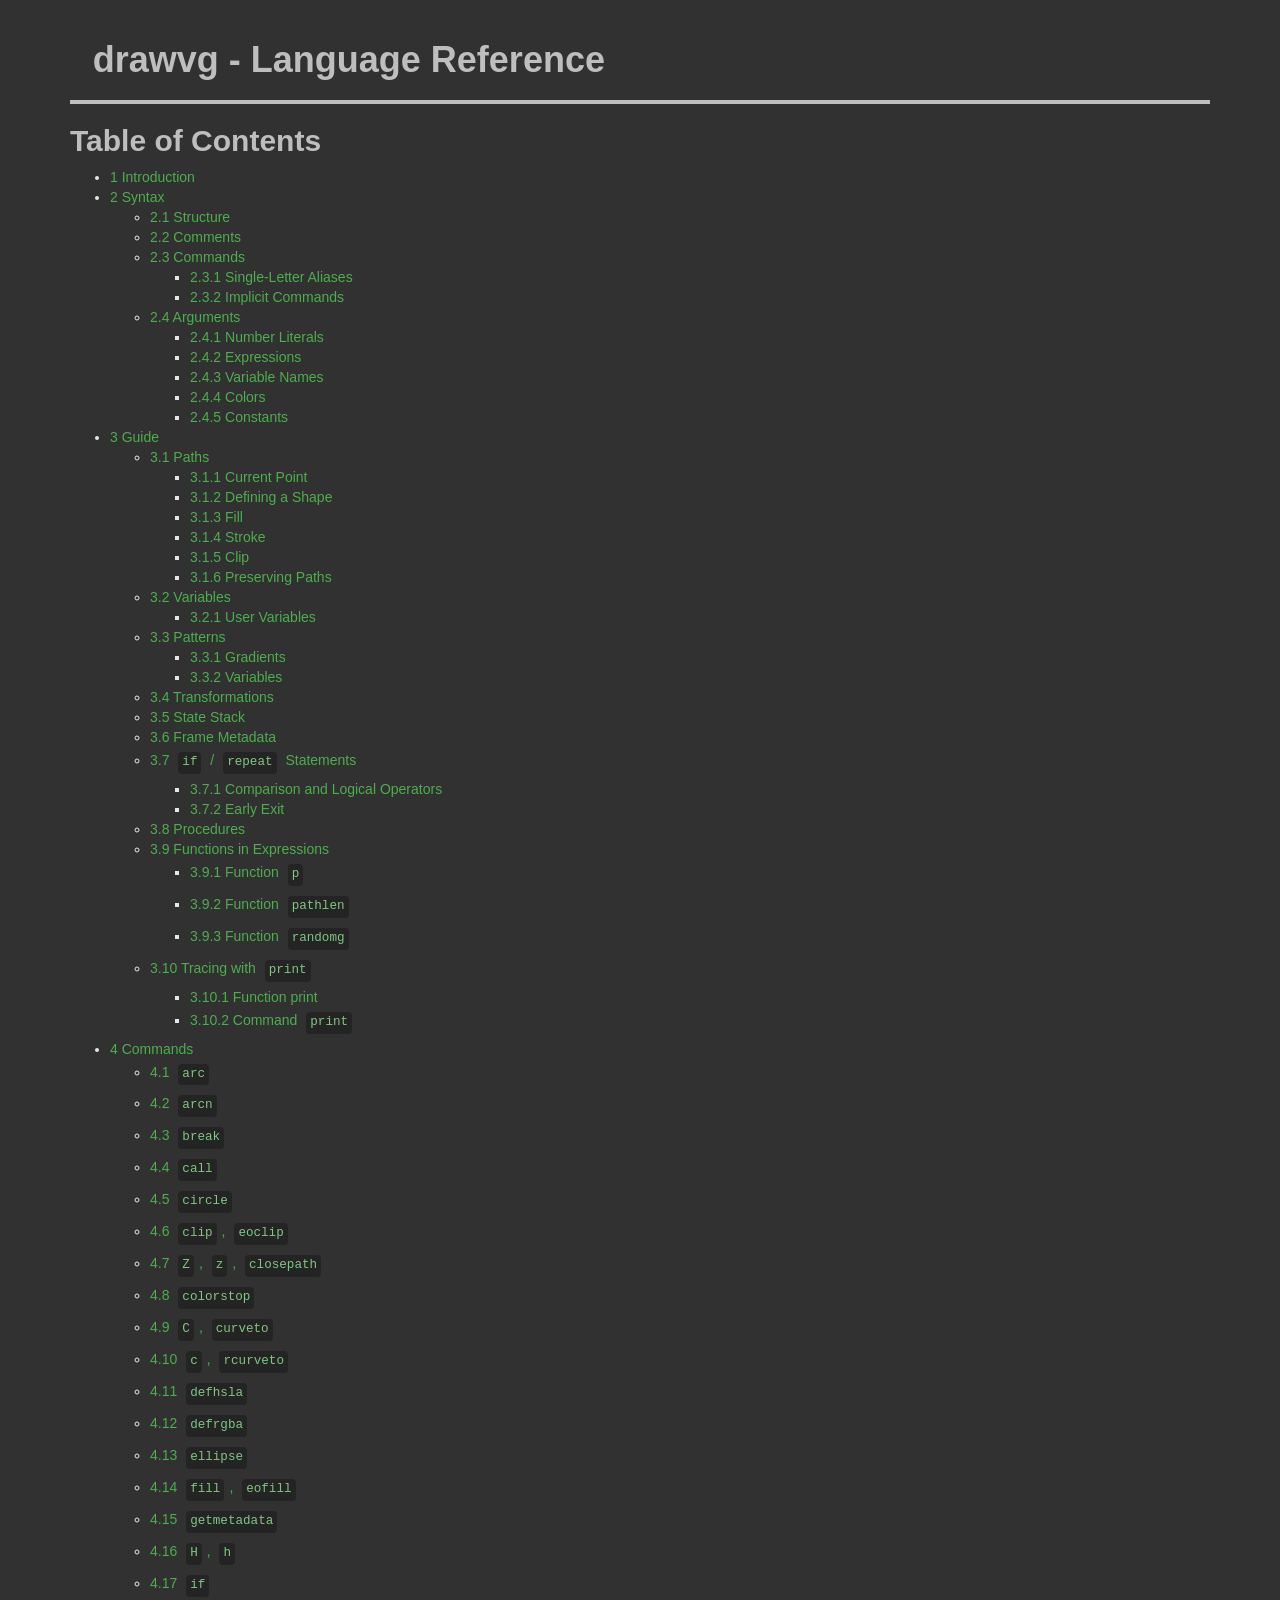
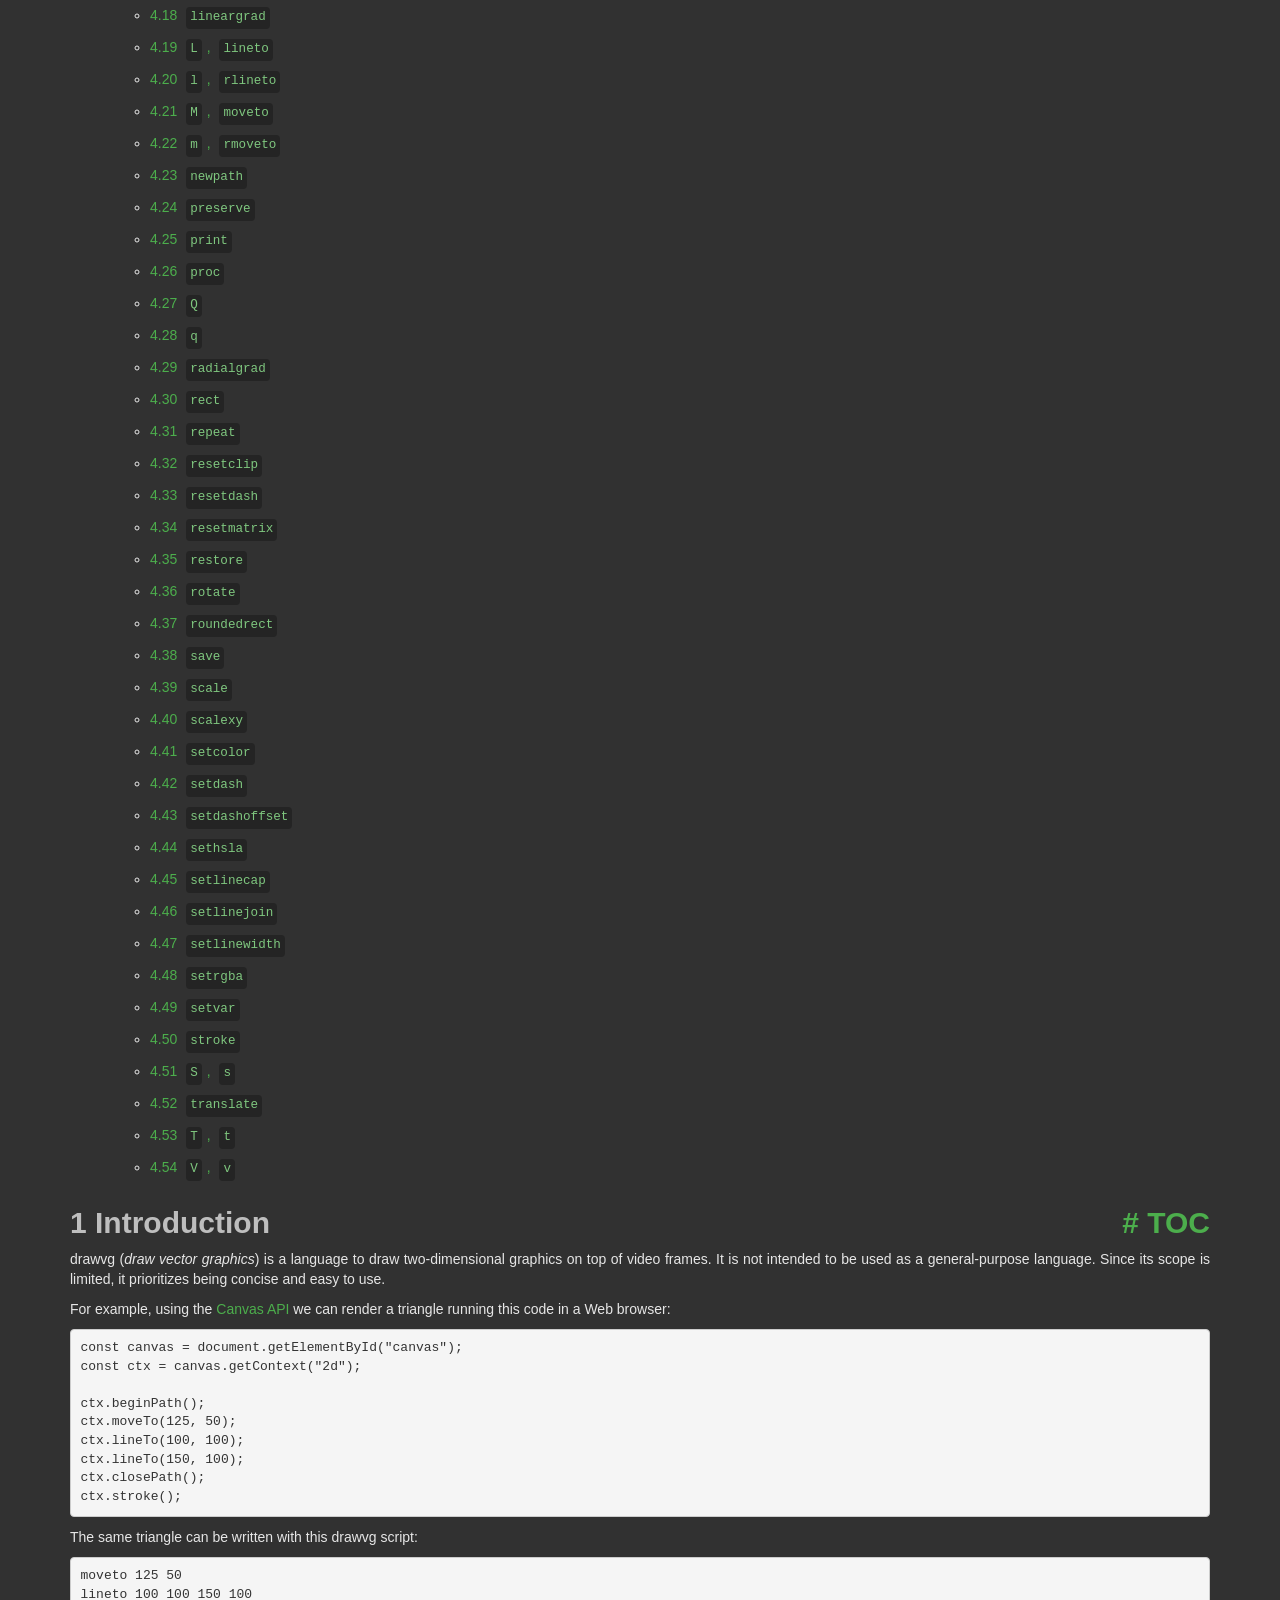
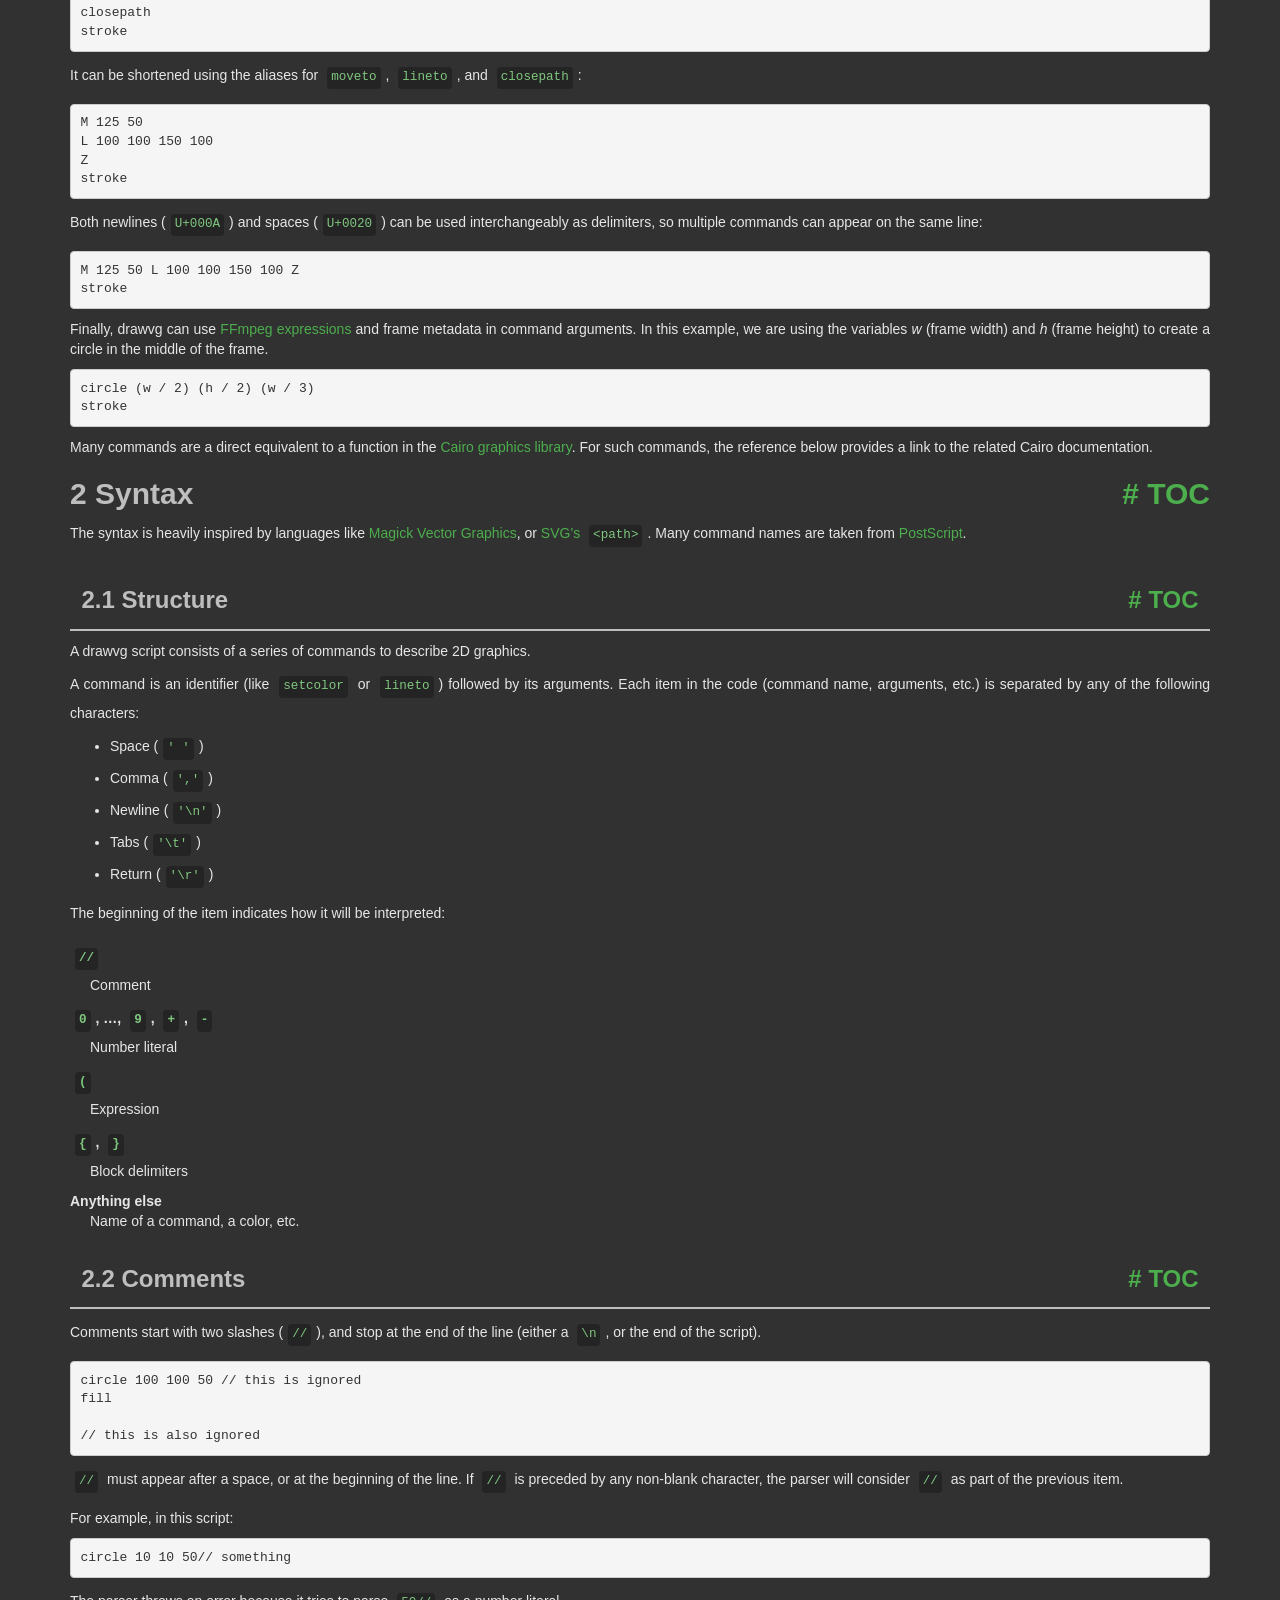
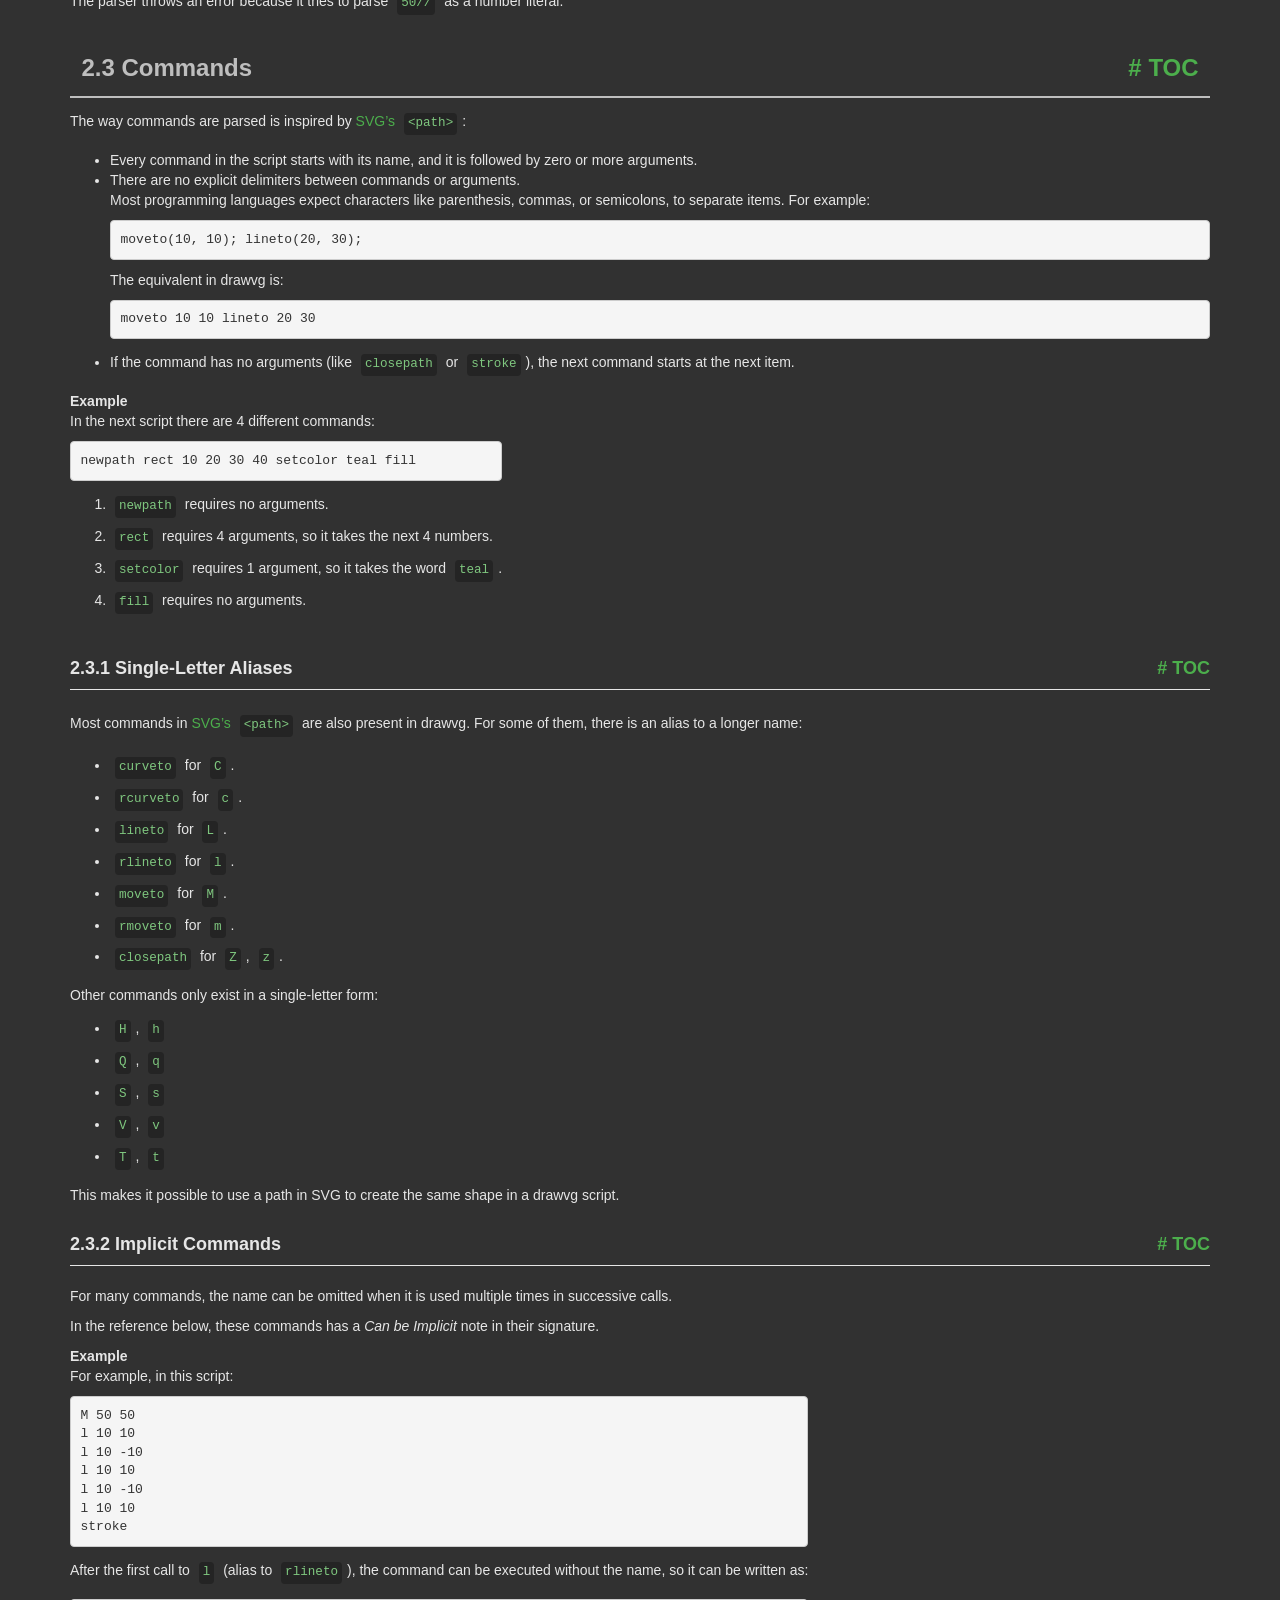
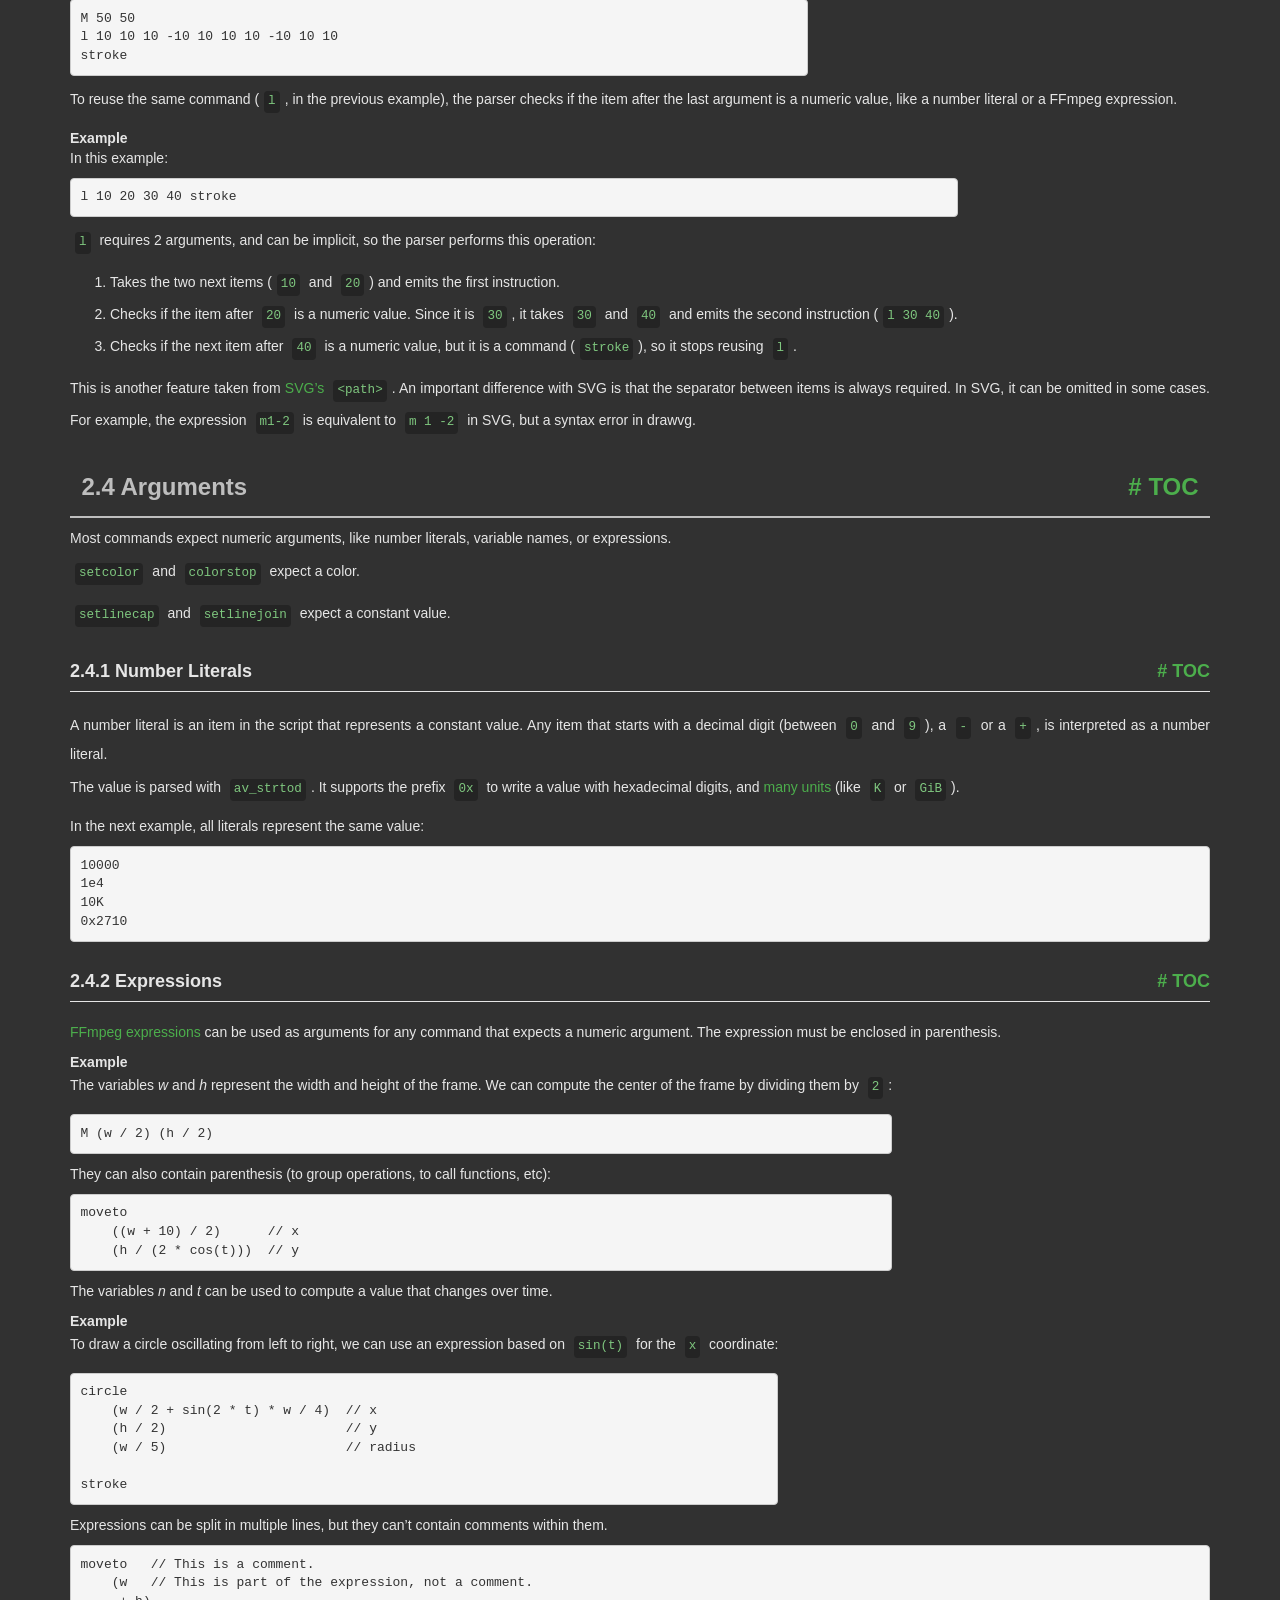
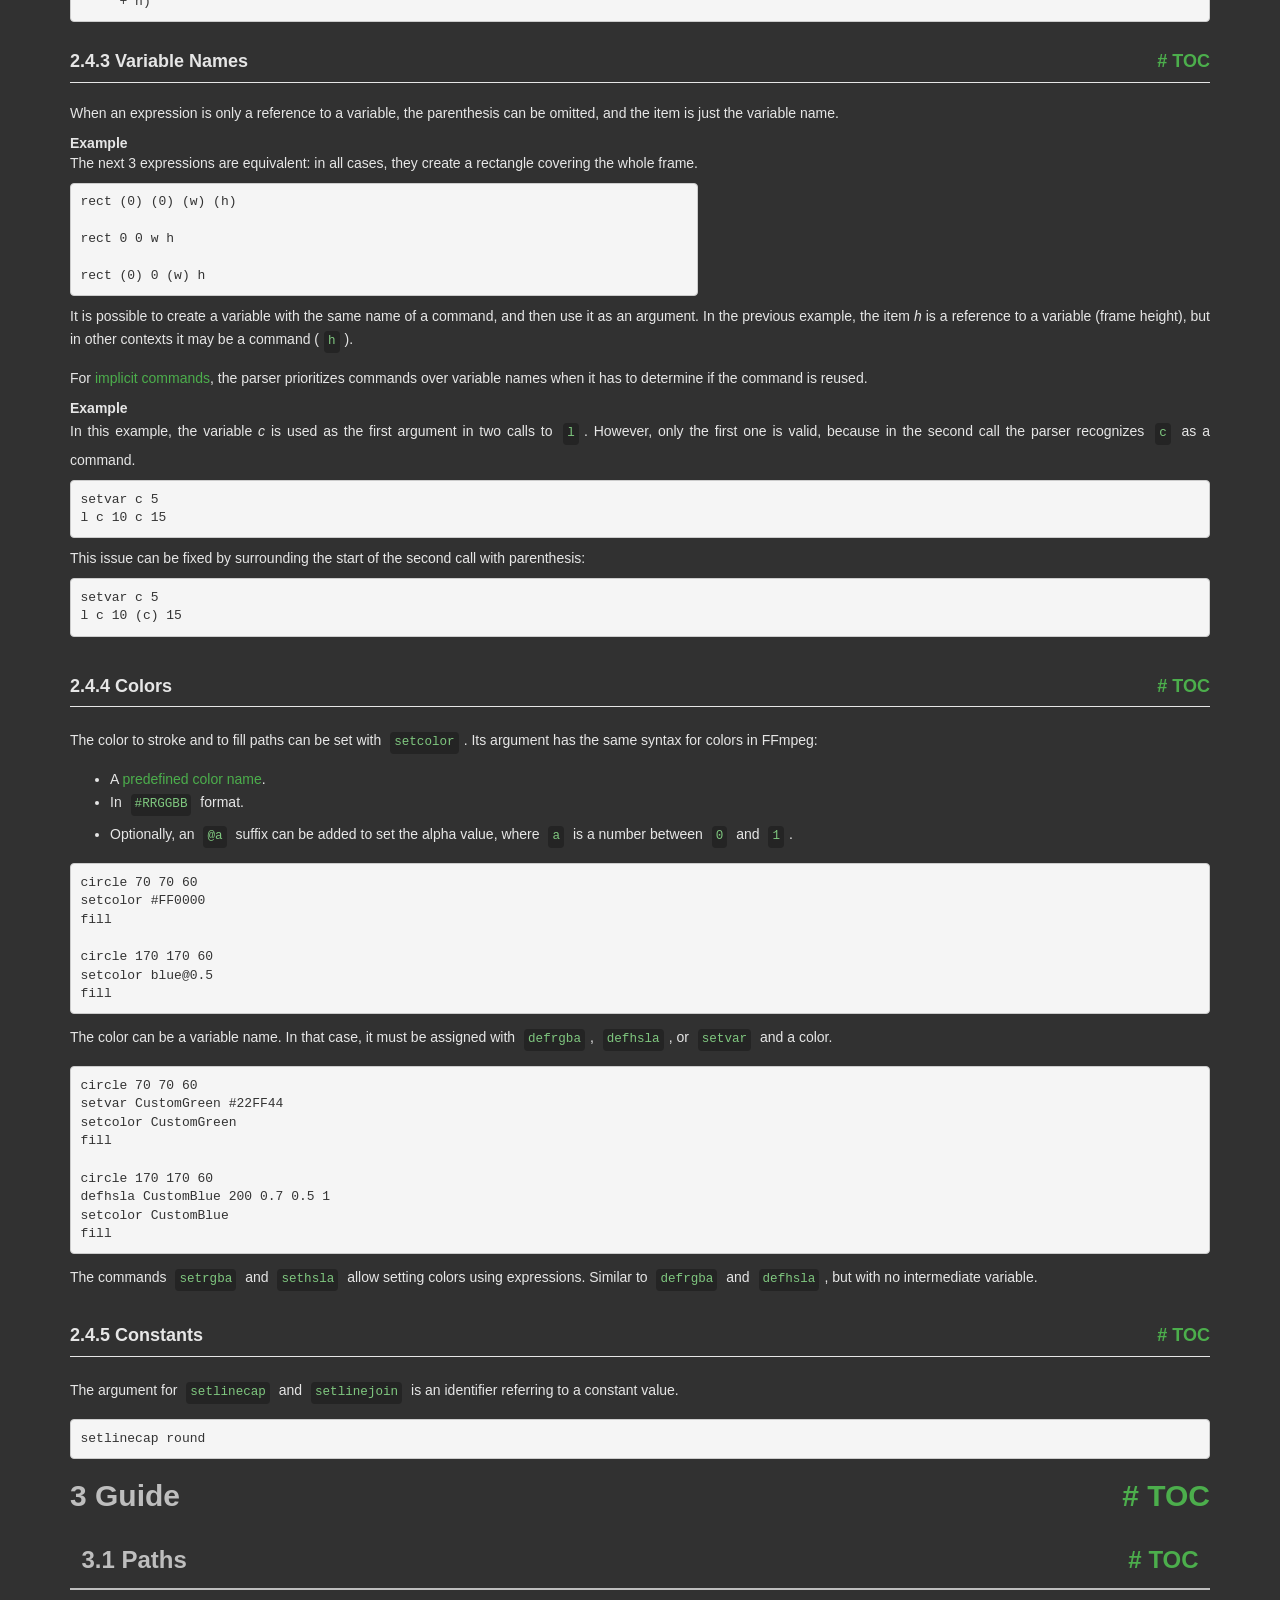
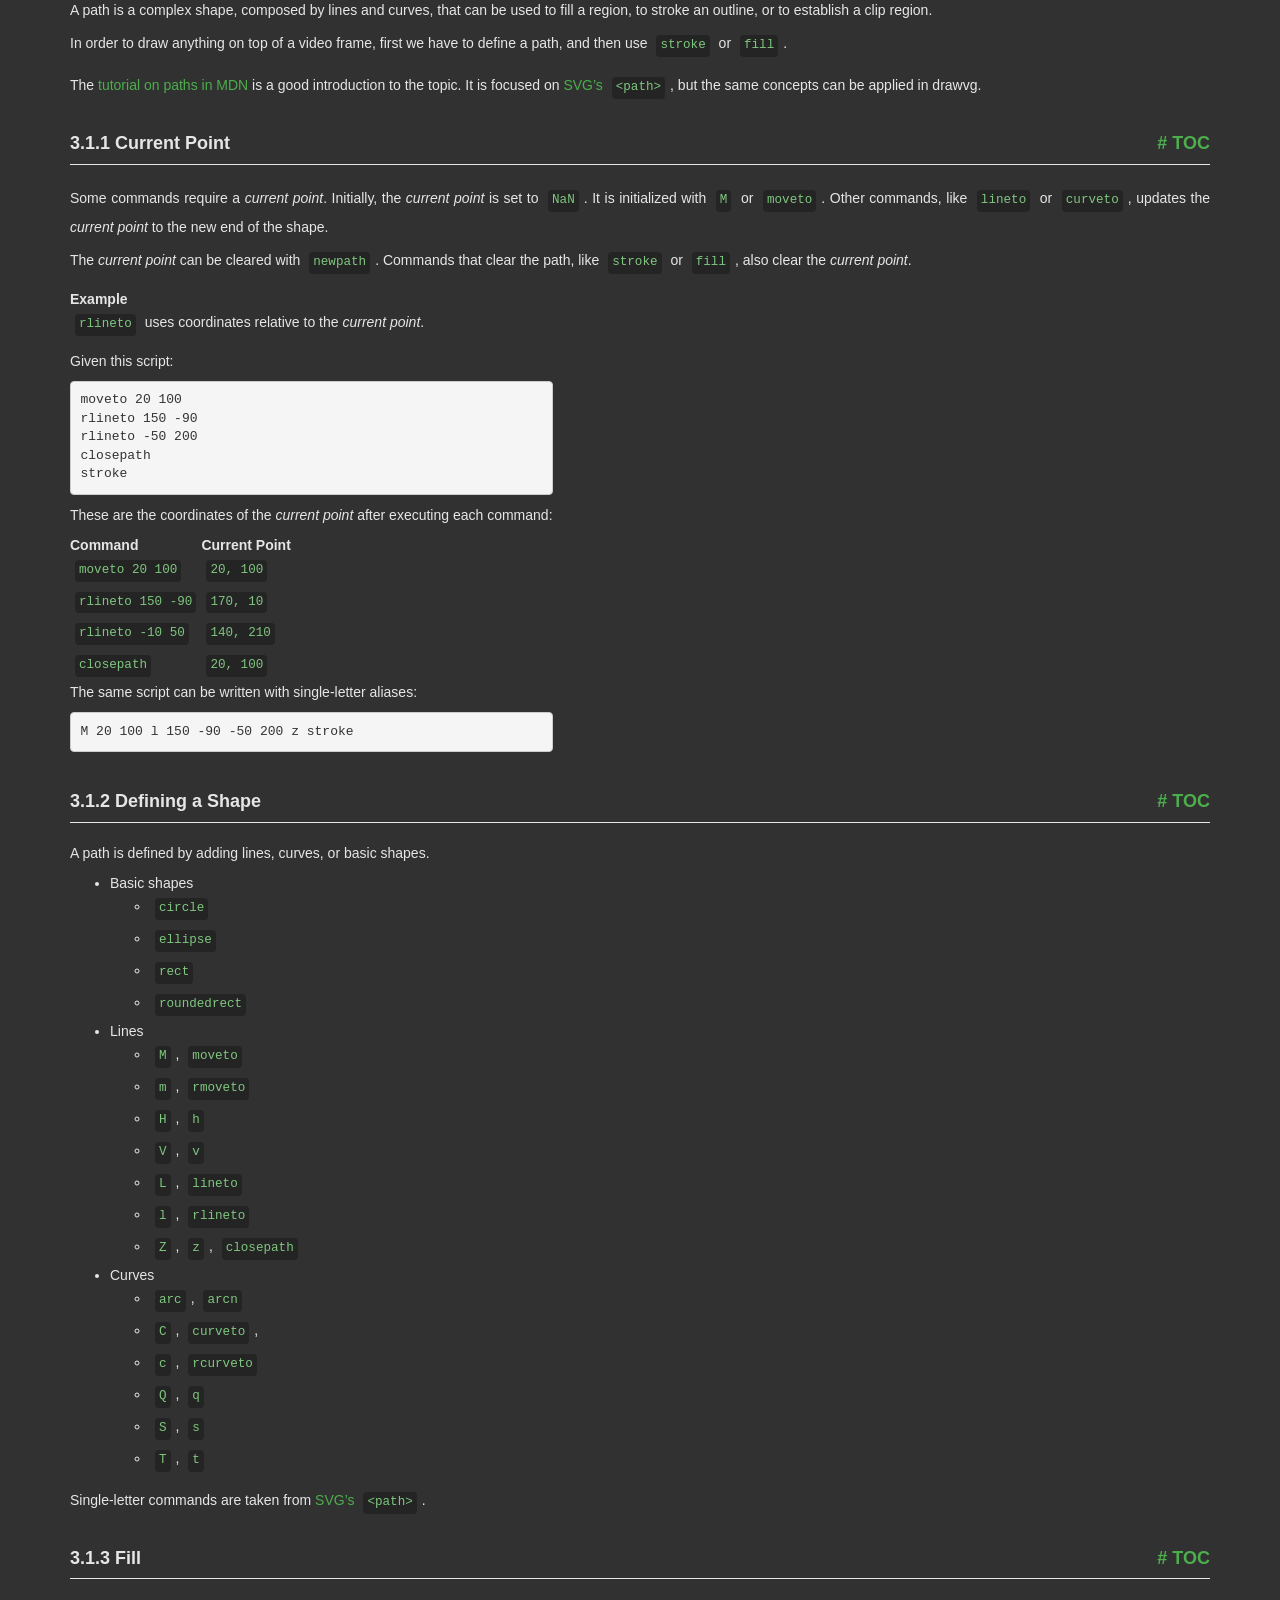
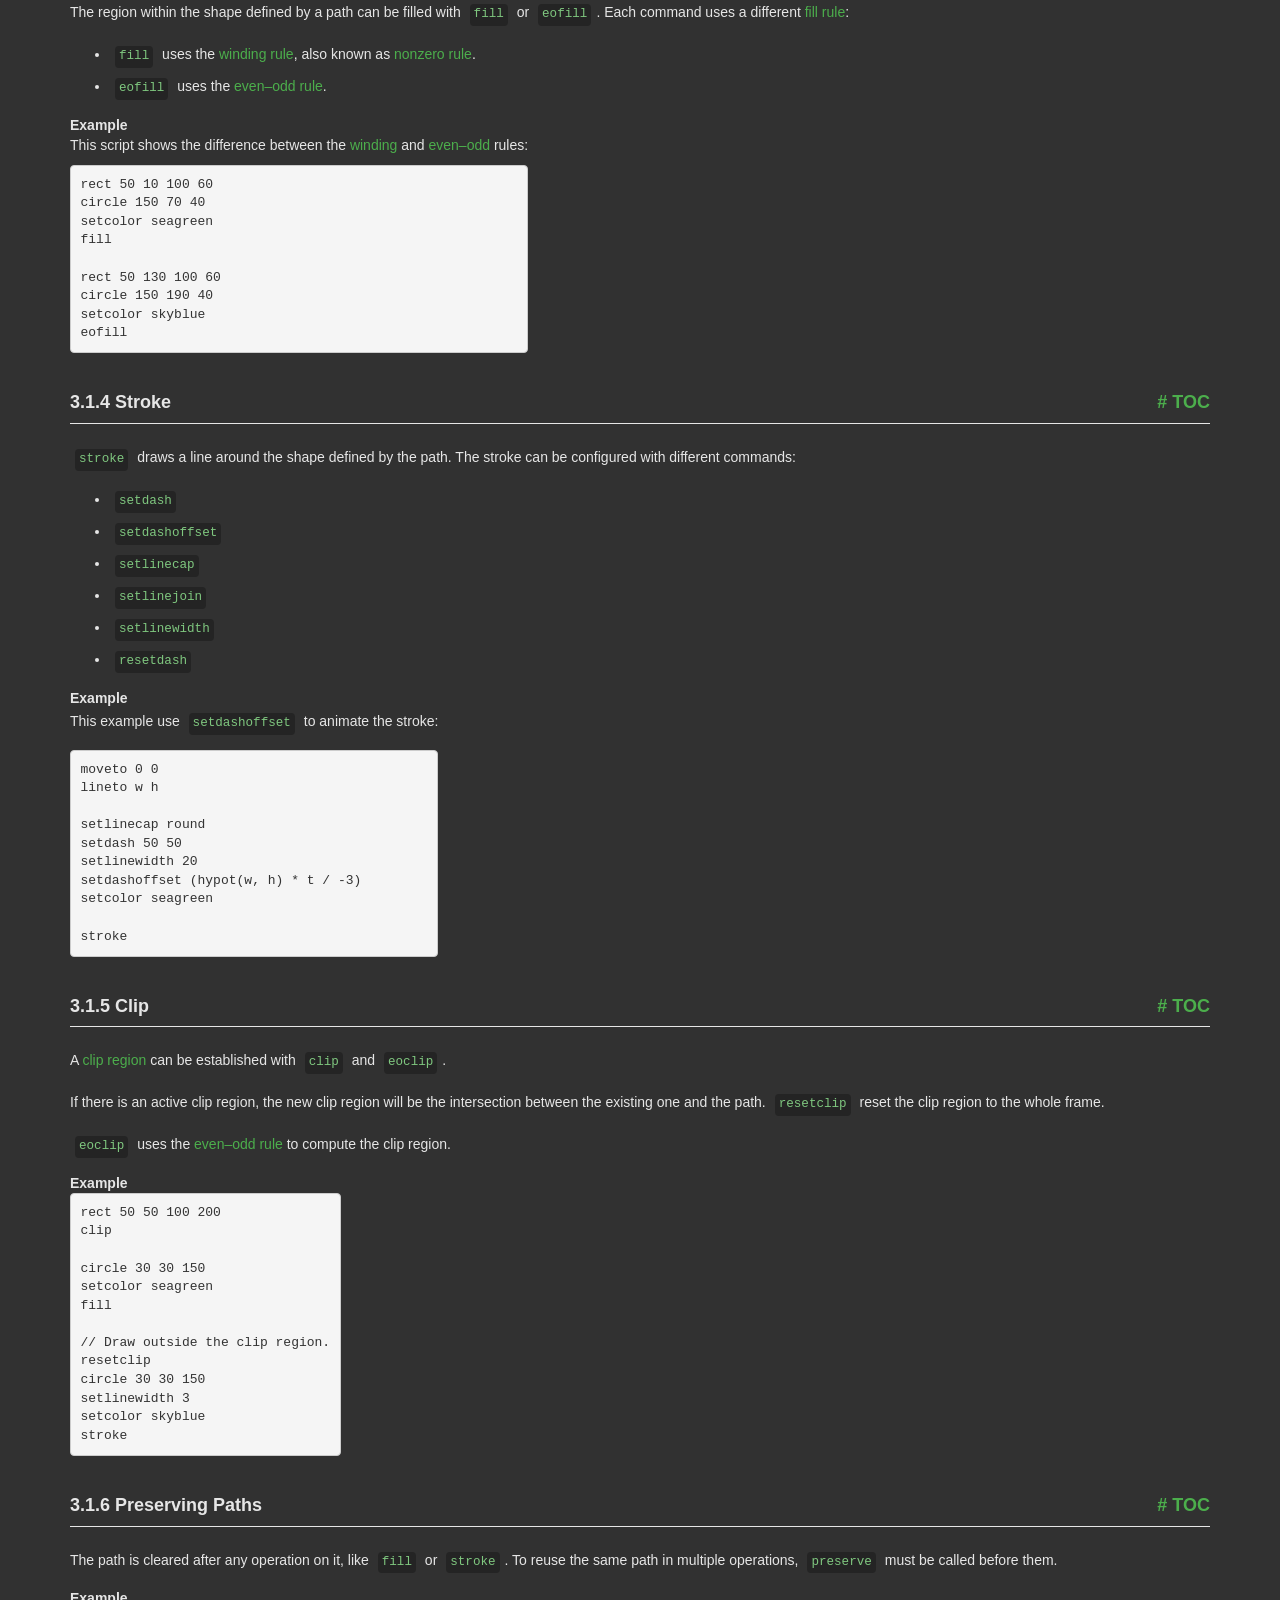
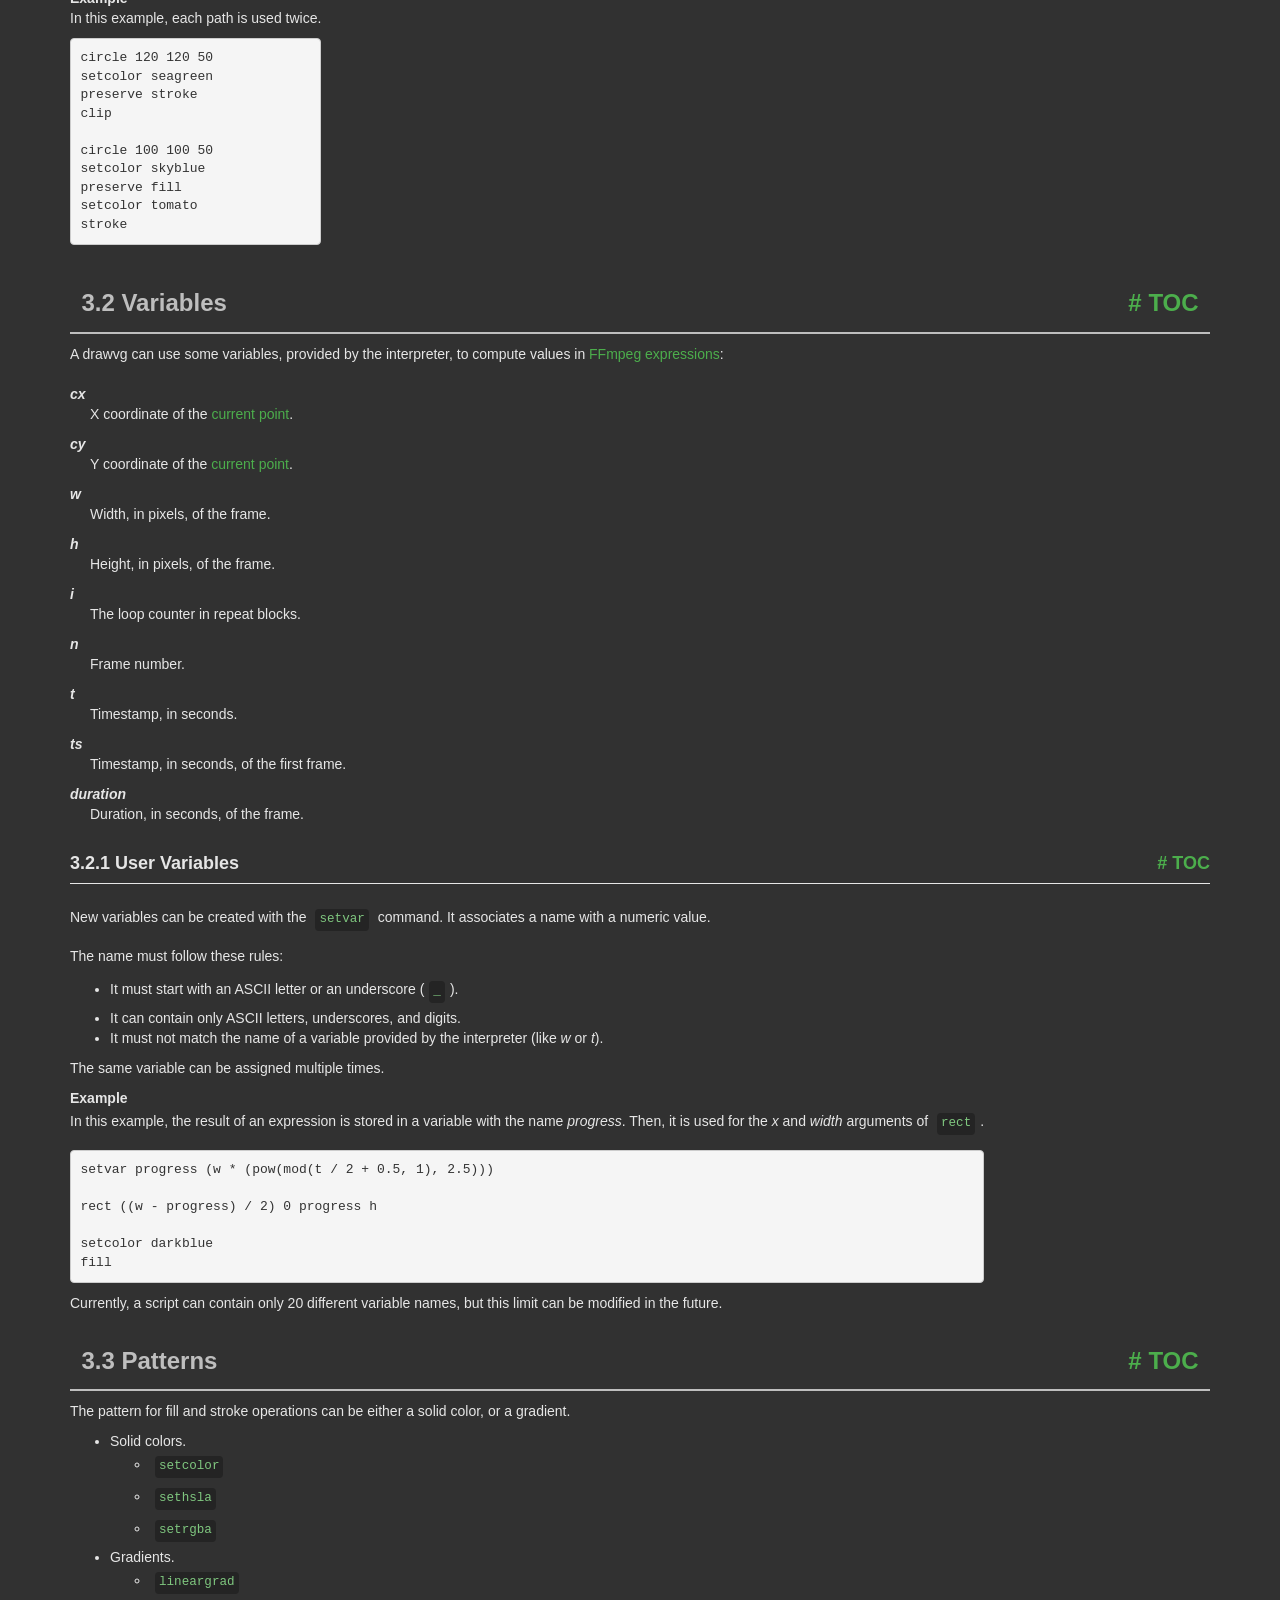
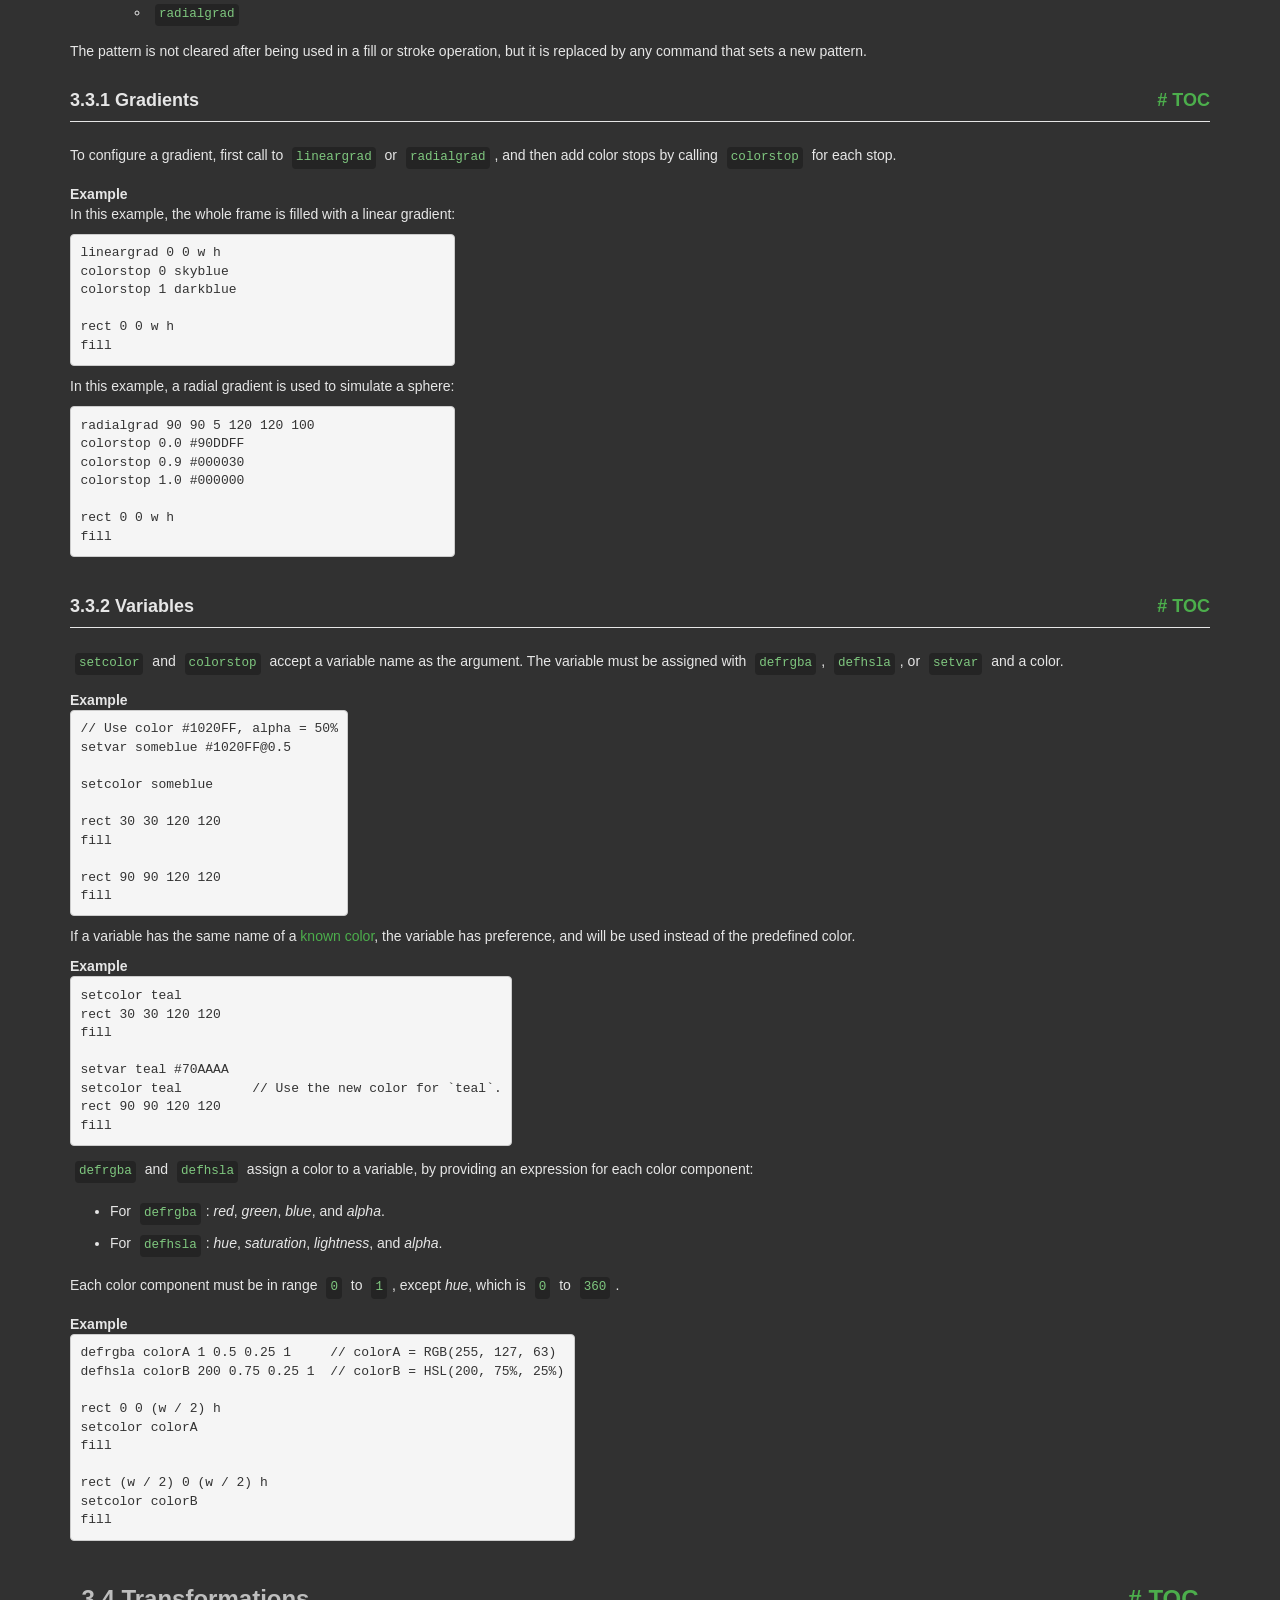
<file: .tools/ffmpeg/ffmpeg-9.0.1-essentials_build/doc/drawvg-reference.html>
<!DOCTYPE html PUBLIC "-//W3C//DTD HTML 4.01 Transitional//EN" "http://www.w3.org/TR/html4/loose.dtd">
<html>
<!-- Created by GNU Texinfo 7.2, https://www.gnu.org/software/texinfo/ -->
  <head>
    <meta charset="utf-8">
    <title>
      drawvg - Language Reference
    </title>
    <meta name="viewport" content="width=device-width,initial-scale=1.0">
    <link rel="stylesheet" type="text/css" href="bootstrap.min.css">
    <link rel="stylesheet" type="text/css" href="style.min.css">
  </head>
  <body>
    <div class="container">
      <h1>
      drawvg - Language Reference
      </h1>


<a name="SEC_Top"></a>

<div class="region-contents" id="SEC_Contents">
<h2 class="contents-heading">Table of Contents</h2>

<div class="contents">

<ul class="toc-numbered-mark">
  <li><a id="toc-Introduction" href="#Introduction">1 Introduction</a></li>
  <li><a id="toc-Syntax" href="#Syntax">2 Syntax</a>
  <ul class="toc-numbered-mark">
    <li><a id="toc-Structure" href="#Structure">2.1 Structure</a></li>
    <li><a id="toc-Comments" href="#Comments">2.2 Comments</a></li>
    <li><a id="toc-Commands" href="#Commands">2.3 Commands</a>
    <ul class="toc-numbered-mark">
      <li><a id="toc-Single_002dLetter-Aliases" href="#Single_002dLetter-Aliases">2.3.1 Single-Letter Aliases</a></li>
      <li><a id="toc-Implicit-Commands" href="#Implicit-Commands">2.3.2 Implicit Commands</a></li>
    </ul></li>
    <li><a id="toc-Arguments" href="#Arguments">2.4 Arguments</a>
    <ul class="toc-numbered-mark">
      <li><a id="toc-Number-Literals" href="#Number-Literals">2.4.1 Number Literals</a></li>
      <li><a id="toc-Expressions" href="#Expressions">2.4.2 Expressions</a></li>
      <li><a id="toc-Variable-Names" href="#Variable-Names">2.4.3 Variable Names</a></li>
      <li><a id="toc-Colors" href="#Colors-1">2.4.4 Colors</a></li>
      <li><a id="toc-Constants" href="#Constants">2.4.5 Constants</a></li>
    </ul></li>
  </ul></li>
  <li><a id="toc-Guide" href="#Guide">3 Guide</a>
  <ul class="toc-numbered-mark">
    <li><a id="toc-Paths" href="#Paths">3.1 Paths</a>
    <ul class="toc-numbered-mark">
      <li><a id="toc-Current-Point" href="#Current-Point">3.1.1 Current Point</a></li>
      <li><a id="toc-Defining-a-Shape" href="#Defining-a-Shape">3.1.2 Defining a Shape</a></li>
      <li><a id="toc-Fill" href="#Fill">3.1.3 Fill</a></li>
      <li><a id="toc-Stroke" href="#Stroke">3.1.4 Stroke</a></li>
      <li><a id="toc-Clip" href="#Clip">3.1.5 Clip</a></li>
      <li><a id="toc-Preserving-Paths" href="#Preserving-Paths">3.1.6 Preserving Paths</a></li>
    </ul></li>
    <li><a id="toc-Variables" href="#Variables">3.2 Variables</a>
    <ul class="toc-numbered-mark">
      <li><a id="toc-User-Variables" href="#User-Variables-1">3.2.1 User Variables</a></li>
    </ul></li>
    <li><a id="toc-Patterns" href="#Patterns">3.3 Patterns</a>
    <ul class="toc-numbered-mark">
      <li><a id="toc-Gradients" href="#Gradients">3.3.1 Gradients</a></li>
      <li><a id="toc-Variables-1" href="#Variables-1">3.3.2 Variables</a></li>
    </ul></li>
    <li><a id="toc-Transformations" href="#Transformations">3.4 Transformations</a></li>
    <li><a id="toc-State-Stack" href="#State-Stack-1">3.5 State Stack</a></li>
    <li><a id="toc-Frame-Metadata" href="#Frame-Metadata-1">3.6 Frame Metadata</a></li>
    <li><a id="toc-if-_002f-repeat-Statements" href="#if-_002f-repeat-Statements">3.7 <code class="code">if</code> / <code class="code">repeat</code> Statements</a>
    <ul class="toc-numbered-mark">
      <li><a id="toc-Comparison-and-Logical-Operators" href="#Comparison-and-Logical-Operators">3.7.1 Comparison and Logical Operators</a></li>
      <li><a id="toc-Early-Exit" href="#Early-Exit">3.7.2 Early Exit</a></li>
    </ul></li>
    <li><a id="toc-Procedures" href="#Procedures-1">3.8 Procedures</a></li>
    <li><a id="toc-Functions-in-Expressions" href="#Functions-in-Expressions">3.9 Functions in Expressions</a>
    <ul class="toc-numbered-mark">
      <li><a id="toc-Function-p" href="#Function-p">3.9.1 Function <code class="code">p</code></a></li>
      <li><a id="toc-Function-pathlen" href="#Function-pathlen">3.9.2 Function <code class="code">pathlen</code></a></li>
      <li><a id="toc-Function-randomg" href="#Function-randomg">3.9.3 Function <code class="code">randomg</code></a></li>
    </ul></li>
    <li><a id="toc-Tracing-with-print" href="#Tracing-with-print">3.10 Tracing with <code class="code">print</code></a>
    <ul class="toc-numbered-mark">
      <li><a id="toc-Function-print" href="#Function-print">3.10.1 Function print</a></li>
      <li><a id="toc-Command-print" href="#Command-print-1">3.10.2 Command <code class="code">print</code></a></li>
    </ul></li>
  </ul></li>
  <li><a id="toc-Commands-1" href="#Commands-1">4 Commands</a>
  <ul class="toc-numbered-mark">
    <li><a id="toc-arc" href="#arc">4.1 <code class="code">arc</code></a></li>
    <li><a id="toc-arcn" href="#arcn">4.2 <code class="code">arcn</code></a></li>
    <li><a id="toc-break" href="#break">4.3 <code class="code">break</code></a></li>
    <li><a id="toc-call" href="#call">4.4 <code class="code">call</code></a></li>
    <li><a id="toc-circle" href="#circle">4.5 <code class="code">circle</code></a></li>
    <li><a id="toc-clip_002c-eoclip" href="#clip_002c-eoclip">4.6 <code class="code">clip</code>, <code class="code">eoclip</code></a></li>
    <li><a id="toc-Z_002c-z_002c-closepath" href="#Z_002c-z_002c-closepath">4.7 <code class="code">Z</code>, <code class="code">z</code>, <code class="code">closepath</code></a></li>
    <li><a id="toc-colorstop" href="#colorstop">4.8 <code class="code">colorstop</code></a></li>
    <li><a id="toc-C_002c-curveto" href="#C_002c-curveto">4.9 <code class="code">C</code>, <code class="code">curveto</code></a></li>
    <li><a id="toc-c_002c-rcurveto" href="#c_002c-rcurveto">4.10 <code class="code">c</code>, <code class="code">rcurveto</code></a></li>
    <li><a id="toc-defhsla" href="#defhsla">4.11 <code class="code">defhsla</code></a></li>
    <li><a id="toc-defrgba" href="#defrgba">4.12 <code class="code">defrgba</code></a></li>
    <li><a id="toc-ellipse" href="#ellipse">4.13 <code class="code">ellipse</code></a></li>
    <li><a id="toc-fill_002c-eofill" href="#fill_002c-eofill">4.14 <code class="code">fill</code>, <code class="code">eofill</code></a></li>
    <li><a id="toc-getmetadata" href="#getmetadata">4.15 <code class="code">getmetadata</code></a></li>
    <li><a id="toc-H_002c-h" href="#H_002c-h">4.16 <code class="code">H</code>, <code class="code">h</code></a></li>
    <li><a id="toc-if" href="#if">4.17 <code class="code">if</code></a></li>
    <li><a id="toc-lineargrad" href="#lineargrad">4.18 <code class="code">lineargrad</code></a></li>
    <li><a id="toc-L_002c-lineto" href="#L_002c-lineto">4.19 <code class="code">L</code>, <code class="code">lineto</code></a></li>
    <li><a id="toc-l_002c-rlineto" href="#l_002c-rlineto">4.20 <code class="code">l</code>, <code class="code">rlineto</code></a></li>
    <li><a id="toc-M_002c-moveto" href="#M_002c-moveto">4.21 <code class="code">M</code>, <code class="code">moveto</code></a></li>
    <li><a id="toc-m_002c-rmoveto" href="#m_002c-rmoveto">4.22 <code class="code">m</code>, <code class="code">rmoveto</code></a></li>
    <li><a id="toc-newpath" href="#newpath">4.23 <code class="code">newpath</code></a></li>
    <li><a id="toc-preserve" href="#preserve">4.24 <code class="code">preserve</code></a></li>
    <li><a id="toc-print" href="#print">4.25 <code class="code">print</code></a></li>
    <li><a id="toc-proc" href="#proc">4.26 <code class="code">proc</code></a></li>
    <li><a id="toc-Q" href="#Q">4.27 <code class="code">Q</code></a></li>
    <li><a id="toc-q" href="#q">4.28 <code class="code">q</code></a></li>
    <li><a id="toc-radialgrad" href="#radialgrad">4.29 <code class="code">radialgrad</code></a></li>
    <li><a id="toc-rect" href="#rect">4.30 <code class="code">rect</code></a></li>
    <li><a id="toc-repeat" href="#repeat">4.31 <code class="code">repeat</code></a></li>
    <li><a id="toc-resetclip" href="#resetclip">4.32 <code class="code">resetclip</code></a></li>
    <li><a id="toc-resetdash" href="#resetdash">4.33 <code class="code">resetdash</code></a></li>
    <li><a id="toc-resetmatrix" href="#resetmatrix">4.34 <code class="code">resetmatrix</code></a></li>
    <li><a id="toc-restore" href="#restore">4.35 <code class="code">restore</code></a></li>
    <li><a id="toc-rotate" href="#rotate">4.36 <code class="code">rotate</code></a></li>
    <li><a id="toc-roundedrect" href="#roundedrect">4.37 <code class="code">roundedrect</code></a></li>
    <li><a id="toc-save" href="#save">4.38 <code class="code">save</code></a></li>
    <li><a id="toc-scale" href="#scale">4.39 <code class="code">scale</code></a></li>
    <li><a id="toc-scalexy" href="#scalexy">4.40 <code class="code">scalexy</code></a></li>
    <li><a id="toc-setcolor" href="#setcolor">4.41 <code class="code">setcolor</code></a></li>
    <li><a id="toc-setdash" href="#setdash">4.42 <code class="code">setdash</code></a></li>
    <li><a id="toc-setdashoffset" href="#setdashoffset">4.43 <code class="code">setdashoffset</code></a></li>
    <li><a id="toc-sethsla" href="#sethsla">4.44 <code class="code">sethsla</code></a></li>
    <li><a id="toc-setlinecap" href="#setlinecap">4.45 <code class="code">setlinecap</code></a></li>
    <li><a id="toc-setlinejoin" href="#setlinejoin">4.46 <code class="code">setlinejoin</code></a></li>
    <li><a id="toc-setlinewidth" href="#setlinewidth">4.47 <code class="code">setlinewidth</code></a></li>
    <li><a id="toc-setrgba" href="#setrgba">4.48 <code class="code">setrgba</code></a></li>
    <li><a id="toc-setvar" href="#setvar">4.49 <code class="code">setvar</code></a></li>
    <li><a id="toc-stroke" href="#stroke">4.50 <code class="code">stroke</code></a></li>
    <li><a id="toc-S_002c-s" href="#S_002c-s">4.51 <code class="code">S</code>, <code class="code">s</code></a></li>
    <li><a id="toc-translate" href="#translate">4.52 <code class="code">translate</code></a></li>
    <li><a id="toc-T_002c-t" href="#T_002c-t">4.53 <code class="code">T</code>, <code class="code">t</code></a></li>
    <li><a id="toc-V_002c-v" href="#V_002c-v">4.54 <code class="code">V</code>, <code class="code">v</code></a></li>
  </ul></li>
</ul>
</div>
</div>



<a name="Introduction"></a>
<h2 class="chapter">1 Introduction<span class="pull-right"><a class="anchor hidden-xs" href="#Introduction" aria-hidden="true">#</a> <a class="anchor hidden-xs"href="#toc-Introduction" aria-hidden="true">TOC</a></span></h2>

<p>drawvg (<em class="emph">draw vector graphics</em>) is a language to draw
two-dimensional graphics on top of video frames. It is not intended to
be used as a general-purpose language. Since its scope is limited, it
prioritizes being concise and easy to use.
</p>
<p>For example, using the
<a class="uref" href="https://developer.mozilla.org/en-US/docs/Web/API/Canvas_API">Canvas
API</a> we can render a triangle running this code in a Web browser:
</p>
<div class="example">
<pre class="example-preformatted">const canvas = document.getElementById(&quot;canvas&quot;);
const ctx = canvas.getContext(&quot;2d&quot;);

ctx.beginPath();
ctx.moveTo(125, 50);
ctx.lineTo(100, 100);
ctx.lineTo(150, 100);
ctx.closePath();
ctx.stroke();
</pre></div>

<p>The same triangle can be written with this drawvg script:
</p>
<div class="example">
<pre class="example-preformatted">moveto 125 50
lineto 100 100 150 100
closepath
stroke
</pre></div>

<p>It can be shortened using the aliases for <a class="ref" href="#cmd_005fmoveto"><code class="code">moveto</code></a>, <a class="ref" href="#cmd_005flineto"><code class="code">lineto</code></a>,
and <a class="ref" href="#cmd_005fclosepath"><code class="code">closepath</code></a>:
</p>
<div class="example">
<pre class="example-preformatted">M 125 50
L 100 100 150 100
Z
stroke
</pre></div>

<p>Both newlines (<code class="code">U+000A</code>) and spaces (<code class="code">U+0020</code>) can be used
interchangeably as delimiters, so multiple commands can appear on the
same line:
</p>
<div class="example">
<pre class="example-preformatted">M 125 50 L 100 100 150 100 Z
stroke
</pre></div>


<p>Finally, drawvg can use <a data-manual="ffmpeg-utils" href="./ffmpeg-utils.html#Expression-Evaluation">FFmpeg expressions</a> and frame metadata in command arguments. In
this example, we are using the variables <var class="var">w</var> (frame width) and <var class="var">h</var>
(frame height) to create a circle in the middle of the frame.
</p>
<div class="example">
<pre class="example-preformatted">circle (w / 2) (h / 2) (w / 3)
stroke
</pre></div>

<p>Many commands are a direct equivalent to a function in the
<a class="uref" href="https://www.cairographics.org/">Cairo graphics library</a>. For such
commands, the reference below provides a link to the related Cairo
documentation.
</p>
<a name="Syntax"></a>
<h2 class="chapter">2 Syntax<span class="pull-right"><a class="anchor hidden-xs" href="#Syntax" aria-hidden="true">#</a> <a class="anchor hidden-xs"href="#toc-Syntax" aria-hidden="true">TOC</a></span></h2>


<p>The syntax is heavily inspired by languages like
<a class="uref" href="https://imagemagick.org/script/magick-vector-graphics.php">Magick
Vector Graphics</a>, or <a class="uref" href="https://developer.mozilla.org/en-US/docs/Web/SVG/Reference/Element/path">SVG&rsquo;s <code class="code">&lt;path&gt;</code></a>. Many command names are taken from
<a class="uref" href="https://en.wikipedia.org/wiki/PostScript">PostScript</a>.
</p>
<a name="Structure"></a>
<h3 class="section">2.1 Structure<span class="pull-right"><a class="anchor hidden-xs" href="#Structure" aria-hidden="true">#</a> <a class="anchor hidden-xs"href="#toc-Structure" aria-hidden="true">TOC</a></span></h3>

<p>A drawvg script consists of a series of commands to describe 2D
graphics.
</p>
<p>A command is an identifier (like <a class="ref" href="#cmd_005fsetcolor"><code class="code">setcolor</code></a> or <a class="ref" href="#cmd_005flineto"><code class="code">lineto</code></a>)
followed by its arguments. Each item in the code (command name,
arguments, etc.) is separated by any of the following characters:
</p>
<ul class="itemize mark-bullet">
<li>Space (<code class="code">' '</code>)
</li><li>Comma (<code class="code">','</code>)
</li><li>Newline (<code class="code">'\n'</code>)
</li><li>Tabs (<code class="code">'\t'</code>)
</li><li>Return (<code class="code">'\r'</code>)
</li></ul>

<p>The beginning of the item indicates how it will be interpreted:
</p>
<dl class="table">
<dt><span class="r"><code class="code">//</code></span></dt>
<dd><p>Comment
</p></dd>
<dt><span class="r"><code class="code">0</code>, &hellip;, <code class="code">9</code>, <code class="code">+</code>, <code class="code">-</code></span></dt>
<dd><p>Number literal
</p></dd>
<dt><span class="r"><code class="code">(</code></span></dt>
<dd><p>Expression
</p></dd>
<dt><span class="r"><code class="code">{</code>, <code class="code">}</code></span></dt>
<dd><p>Block delimiters
</p></dd>
<dt><span class="r">Anything else</span></dt>
<dd><p>Name of a command, a color, etc.
</p></dd>
</dl>

<a name="Comments"></a>
<h3 class="section">2.2 Comments<span class="pull-right"><a class="anchor hidden-xs" href="#Comments" aria-hidden="true">#</a> <a class="anchor hidden-xs"href="#toc-Comments" aria-hidden="true">TOC</a></span></h3>

<p>Comments start with two slashes (<code class="code">//</code>), and stop at the end of the
line (either a <code class="code">\n</code>, or the end of the script).
</p>
<div class="example">
<pre class="example-preformatted">circle 100 100 50 // this is ignored
fill

// this is also ignored
</pre></div>

<p><code class="code">//</code> must appear after a space, or at the beginning of the line. If
<code class="code">//</code> is preceded by any non-blank character, the parser will
consider <code class="code">//</code> as part of the previous item.
</p>
<p>For example, in this script:
</p>
<div class="example">
<pre class="example-preformatted">circle 10 10 50// something
</pre></div>

<p>The parser throws an error because it tries to parse <code class="code">50//</code> as a
number literal.
</p>
<a name="Commands"></a>
<h3 class="section">2.3 Commands<span class="pull-right"><a class="anchor hidden-xs" href="#Commands" aria-hidden="true">#</a> <a class="anchor hidden-xs"href="#toc-Commands" aria-hidden="true">TOC</a></span></h3>

<p>The way commands are parsed is inspired by <a class="uref" href="https://developer.mozilla.org/en-US/docs/Web/SVG/Reference/Element/path">SVG&rsquo;s <code class="code">&lt;path&gt;</code></a>:
</p>
<ul class="itemize mark-bullet">
<li>Every command in the script starts with its name, and it is followed by
zero or more arguments.

</li><li>There are no explicit delimiters between commands or arguments.

<p>Most programming languages expect characters like parenthesis, commas,
or semicolons, to separate items. For example:
</p>
<div class="example">
<pre class="example-preformatted">moveto(10, 10); lineto(20, 30);
</pre></div>

<p>The equivalent in drawvg is:
</p>
<div class="example">
<pre class="example-preformatted">moveto 10 10 lineto 20 30
</pre></div>

</li><li>If the command has no arguments (like <a class="ref" href="#cmd_005fclosepath"><code class="code">closepath</code></a> or
<a class="ref" href="#cmd_005fstroke"><code class="code">stroke</code></a>), the next command starts at the next item.

</li></ul>

<table class="cartouche"><tr><th>
Example</th></tr><tr><td>
<p>In the next script there are 4 different commands:
</p>
<div class="example">
<pre class="example-preformatted">newpath rect 10 20 30 40 setcolor teal fill
</pre></div>

<ol class="enumerate">
<li> <a class="ref" href="#cmd_005fnewpath"><code class="code">newpath</code></a> requires no arguments.

</li><li> <a class="ref" href="#cmd_005frect"><code class="code">rect</code></a> requires 4 arguments, so it takes the next 4 numbers.

</li><li> <a class="ref" href="#cmd_005fsetcolor"><code class="code">setcolor</code></a> requires 1 argument, so it takes the word <code class="code">teal</code>.

</li><li> <a class="ref" href="#cmd_005ffill"><code class="code">fill</code></a> requires no arguments.
</li></ol>

</td></tr></table>

<a name="Single_002dLetter-Aliases"></a>
<h4 class="subsection">2.3.1 Single-Letter Aliases<span class="pull-right"><a class="anchor hidden-xs" href="#Single_002dLetter-Aliases" aria-hidden="true">#</a> <a class="anchor hidden-xs"href="#toc-Single_002dLetter-Aliases" aria-hidden="true">TOC</a></span></h4>

<p>Most commands in <a class="uref" href="https://developer.mozilla.org/en-US/docs/Web/SVG/Reference/Element/path">SVG&rsquo;s <code class="code">&lt;path&gt;</code></a> are also present in drawvg. For some of them,
there is an alias to a longer name:
</p>
<ul class="itemize mark-bullet">
<li><a class="ref" href="#cmd_005fcurveto"><code class="code">curveto</code></a> for <a class="ref" href="#cmd_005fC"><code class="code">C</code></a>.
</li><li><a class="ref" href="#cmd_005frcurveto"><code class="code">rcurveto</code></a> for <a class="ref" href="#cmd_005fc"><code class="code">c</code></a>.
</li><li><a class="ref" href="#cmd_005flineto"><code class="code">lineto</code></a> for <a class="ref" href="#cmd_005fL"><code class="code">L</code></a>.
</li><li><a class="ref" href="#cmd_005frlineto"><code class="code">rlineto</code></a> for <a class="ref" href="#cmd_005fl"><code class="code">l</code></a>.
</li><li><a class="ref" href="#cmd_005fmoveto"><code class="code">moveto</code></a> for <a class="ref" href="#cmd_005fM"><code class="code">M</code></a>.
</li><li><a class="ref" href="#cmd_005frmoveto"><code class="code">rmoveto</code></a> for <a class="ref" href="#cmd_005fm"><code class="code">m</code></a>.
</li><li><a class="ref" href="#cmd_005fclosepath"><code class="code">closepath</code></a> for <a class="ref" href="#cmd_005fZ"><code class="code">Z</code></a>, <a class="ref" href="#cmd_005fz"><code class="code">z</code></a>.
</li></ul>

<p>Other commands only exist in a single-letter form:
</p>
<ul class="itemize mark-bullet">
<li><a class="ref" href="#cmd_005fH"><code class="code">H</code></a>, <a class="ref" href="#cmd_005fh"><code class="code">h</code></a>
</li><li><a class="ref" href="#cmd_005fQ"><code class="code">Q</code></a>, <a class="ref" href="#cmd_005fq"><code class="code">q</code></a>
</li><li><a class="ref" href="#cmd_005fS"><code class="code">S</code></a>, <a class="ref" href="#cmd_005fs"><code class="code">s</code></a>
</li><li><a class="ref" href="#cmd_005fV"><code class="code">V</code></a>, <a class="ref" href="#cmd_005fv"><code class="code">v</code></a>
</li><li><a class="ref" href="#cmd_005fT"><code class="code">T</code></a>, <a class="ref" href="#cmd_005ft"><code class="code">t</code></a>
</li></ul>

<p>This makes it possible to use a path in SVG to create the same shape in
a drawvg script.
</p>
<a class="anchor" id="implicit-commands"></a><a name="Implicit-Commands"></a>
<h4 class="subsection">2.3.2 Implicit Commands<span class="pull-right"><a class="anchor hidden-xs" href="#Implicit-Commands" aria-hidden="true">#</a> <a class="anchor hidden-xs"href="#toc-Implicit-Commands" aria-hidden="true">TOC</a></span></h4>

<p>For many commands, the name can be omitted when it is used multiple
times in successive calls.
</p>
<p>In the reference below, these commands has a <em class="emph">Can be Implicit</em> note
in their signature.
</p>
<table class="cartouche"><tr><th>
Example</th></tr><tr><td>
<p>For example, in this script:
</p>
<div class="example">
<pre class="example-preformatted">M 50 50
l 10 10
l 10 -10
l 10 10
l 10 -10
l 10 10
stroke
</pre></div>

<p>After the first call to <a class="ref" href="#cmd_005fl"><code class="code">l</code></a> (alias to <a class="ref" href="#cmd_005frlineto"><code class="code">rlineto</code></a>), the command
can be executed without the name, so it can be written as:
</p>
<div class="example">
<pre class="example-preformatted">M 50 50
l 10 10 10 -10 10 10 10 -10 10 10
stroke
</pre></div>

</td></tr></table>

<p>To reuse the same command (<a class="ref" href="#cmd_005fl"><code class="code">l</code></a>, in the previous example), the
parser checks if the item after the last argument is a numeric value,
like a number literal or a FFmpeg expression.
</p>
<table class="cartouche"><tr><th>
Example</th></tr><tr><td>
<p>In this example:
</p>
<div class="example">
<pre class="example-preformatted">l 10 20 30 40 stroke
</pre></div>

<p><a class="ref" href="#cmd_005fl"><code class="code">l</code></a> requires 2 arguments, and can be implicit, so the parser
performs this operation:
</p>
<ol class="enumerate">
<li> Takes the two next items (<code class="code">10</code> and <code class="code">20</code>) and emits the first
instruction.

</li><li> Checks if the item after <code class="code">20</code> is a numeric value. Since it is
<code class="code">30</code>, it takes <code class="code">30</code> and <code class="code">40</code> and emits the second
instruction (<code class="code">l 30 40</code>).

</li><li> Checks if the next item after <code class="code">40</code> is a numeric value, but it is a
command (<a class="ref" href="#cmd_005fstroke"><code class="code">stroke</code></a>), so it stops reusing <a class="ref" href="#cmd_005fl"><code class="code">l</code></a>.

</li></ol>

</td></tr></table>

<p>This is another feature taken from <a class="uref" href="https://developer.mozilla.org/en-US/docs/Web/SVG/Reference/Element/path">SVG&rsquo;s <code class="code">&lt;path&gt;</code></a>. An important difference with
SVG is that the separator between items is always required. In SVG, it can be
omitted in some cases. For example, the expression <code class="code">m1-2</code> is equivalent to
<code class="code">m 1 -2</code> in SVG, but a syntax error in drawvg.
</p>
<a name="Arguments"></a>
<h3 class="section">2.4 Arguments<span class="pull-right"><a class="anchor hidden-xs" href="#Arguments" aria-hidden="true">#</a> <a class="anchor hidden-xs"href="#toc-Arguments" aria-hidden="true">TOC</a></span></h3>

<p>Most commands expect numeric arguments, like number literals, variable
names, or expressions.
</p>
<p><a class="ref" href="#cmd_005fsetcolor"><code class="code">setcolor</code></a> and <a class="ref" href="#cmd_005fcolorstop"><code class="code">colorstop</code></a> expect a color.
</p>
<p><a class="ref" href="#cmd_005fsetlinecap"><code class="code">setlinecap</code></a> and <a class="ref" href="#cmd_005fsetlinejoin"><code class="code">setlinejoin</code></a> expect a constant value.
</p>
<a name="Number-Literals"></a>
<h4 class="subsection">2.4.1 Number Literals<span class="pull-right"><a class="anchor hidden-xs" href="#Number-Literals" aria-hidden="true">#</a> <a class="anchor hidden-xs"href="#toc-Number-Literals" aria-hidden="true">TOC</a></span></h4>

<p>A number literal is an item in the script that represents a constant
value. Any item that starts with a decimal digit (between <code class="code">0</code> and
<code class="code">9</code>), a <code class="code">-</code> or a <code class="code">+</code>, is interpreted as a number literal.
</p>
<p>The value is parsed with
<a class="uref" href="https://ffmpeg.org/doxygen/trunk/eval_8c.html#a7d21905c92ee5af0bb529d2daf8cb7c3"><code class="code">av_strtod</code></a>.
It supports the prefix <code class="code">0x</code> to write a value with hexadecimal
digits, and
<a class="uref" href="https://ffmpeg.org/ffmpeg-utils.html#:~:text=The%20evaluator%20also%20recognizes%20the%20International%20System%20unit%20prefixes">many
units</a> (like <code class="code">K</code> or <code class="code">GiB</code>).
</p>
<p>In the next example, all literals represent the same value:
</p>
<div class="example">
<pre class="example-preformatted">10000
1e4
10K
0x2710
</pre></div>

<a name="Expressions"></a>
<h4 class="subsection">2.4.2 Expressions<span class="pull-right"><a class="anchor hidden-xs" href="#Expressions" aria-hidden="true">#</a> <a class="anchor hidden-xs"href="#toc-Expressions" aria-hidden="true">TOC</a></span></h4>

<p><a data-manual="ffmpeg-utils" href="./ffmpeg-utils.html#Expression-Evaluation">FFmpeg expressions</a> can be used as arguments for any command that expects a numeric
argument. The expression must be enclosed in parenthesis.
</p>
<table class="cartouche"><tr><th>
Example</th></tr><tr><td>
<p>The variables <var class="var">w</var> and <var class="var">h</var> represent the width and height of the
frame. We can compute the center of the frame by dividing them by <code class="code">2</code>:
</p>
<div class="example">
<pre class="example-preformatted">M (w / 2) (h / 2)
</pre></div>

<p>They can also contain parenthesis (to group operations, to call functions,
etc):
</p>
<div class="example">
<pre class="example-preformatted">moveto
    ((w + 10) / 2)      // x
    (h / (2 * cos(t)))  // y
</pre></div>

</td></tr></table>

<p>The variables <var class="var">n</var> and <var class="var">t</var> can be used to compute a value that changes
over time.
</p>
<table class="cartouche"><tr><th>
Example</th></tr><tr><td>
<p>To draw a circle oscillating from left to right, we can use an
expression based on <code class="code">sin(t)</code> for the <code class="code">x</code> coordinate:
</p>
<div class="example">
<pre class="example-preformatted">circle
    (w / 2 + sin(2 * t) * w / 4)  // x
    (h / 2)                       // y
    (w / 5)                       // radius

stroke
</pre></div>

</td></tr></table>

<p>Expressions can be split in multiple lines, but they can&rsquo;t contain
comments within them.
</p>
<div class="example">
<pre class="example-preformatted">moveto   // This is a comment.
    (w   // This is part of the expression, not a comment.
     + h)
</pre></div>

<a name="Variable-Names"></a>
<h4 class="subsection">2.4.3 Variable Names<span class="pull-right"><a class="anchor hidden-xs" href="#Variable-Names" aria-hidden="true">#</a> <a class="anchor hidden-xs"href="#toc-Variable-Names" aria-hidden="true">TOC</a></span></h4>

<p>When an expression is only a reference to a variable, the parenthesis
can be omitted, and the item is just the variable name.
</p>
<table class="cartouche"><tr><th>
Example</th></tr><tr><td>
<p>The next 3 expressions are equivalent: in all cases, they create a
rectangle covering the whole frame.
</p>
<div class="example">
<pre class="example-preformatted">rect (0) (0) (w) (h)

rect 0 0 w h

rect (0) 0 (w) h
</pre></div>

</td></tr></table>

<p>It is possible to create a variable with the same name of a command, and
then use it as an argument. In the previous example, the item <var class="var">h</var> is a
reference to a variable (frame height), but in other contexts it may be
a command (<a class="ref" href="#cmd_005fh"><code class="code">h</code></a>).
</p>
<p>For <a class="ref" href="#implicit-commands">implicit commands</a>, the parser prioritizes
commands over variable names when it has to determine if the command is
reused.
</p>
<table class="cartouche"><tr><th>
Example</th></tr><tr><td>
<p>In this example, the variable <var class="var">c</var> is used as the first argument in two
calls to <a class="ref" href="#cmd_005fl"><code class="code">l</code></a>. However, only the first one is valid, because in the
second call the parser recognizes <a class="ref" href="#cmd_005fc"><code class="code">c</code></a> as a command.
</p>
<div class="example">
<pre class="example-preformatted">setvar c 5
l c 10 c 15
</pre></div>

<p>This issue can be fixed by surrounding the start of the second call with
parenthesis:
</p>
<div class="example">
<pre class="example-preformatted">setvar c 5
l c 10 (c) 15
</pre></div>

</td></tr></table>

<a class="anchor" id="Colors"></a><a name="Colors-1"></a>
<h4 class="subsection">2.4.4 Colors<span class="pull-right"><a class="anchor hidden-xs" href="#Colors" aria-hidden="true">#</a> <a class="anchor hidden-xs"href="#toc-Colors" aria-hidden="true">TOC</a></span></h4>

<p>The color to stroke and to fill paths can be set with <a class="ref" href="#cmd_005fsetcolor"><code class="code">setcolor</code></a>.
Its argument has the same syntax for colors in FFmpeg:
</p>
<ul class="itemize mark-bullet">
<li>A <a data-manual="ffmpeg-utils" href="./ffmpeg-utils.html#Color">predefined color name</a>.

</li><li>In <code class="code">#RRGGBB</code> format.

</li><li>Optionally, an <code class="code">@a</code> suffix can be added to set the alpha value,
where <code class="code">a</code> is a number between <code class="code">0</code> and <code class="code">1</code>.
</li></ul>

<div class="example">
<pre class="example-preformatted">circle 70 70 60
setcolor #FF0000
fill

circle 170 170 60
setcolor blue@0.5
fill
</pre></div>

<p>The color can be a variable name. In that case, it must be assigned with
<a class="ref" href="#cmd_005fdefrgba"><code class="code">defrgba</code></a>, <a class="ref" href="#cmd_005fdefhsla"><code class="code">defhsla</code></a>, or <a class="ref" href="#cmd_005fsetvar"><code class="code">setvar</code></a> and a color.
</p>
<div class="example">
<pre class="example-preformatted">circle 70 70 60
setvar CustomGreen #22FF44
setcolor CustomGreen
fill

circle 170 170 60
defhsla CustomBlue 200 0.7 0.5 1
setcolor CustomBlue
fill
</pre></div>

<p>The commands <a class="ref" href="#cmd_005fsetrgba"><code class="code">setrgba</code></a> and <a class="ref" href="#cmd_005fsethsla"><code class="code">sethsla</code></a> allow setting colors using
expressions. Similar to <a class="ref" href="#cmd_005fdefrgba"><code class="code">defrgba</code></a> and <a class="ref" href="#cmd_005fdefhsla"><code class="code">defhsla</code></a>, but with no
intermediate variable.
</p>
<a name="Constants"></a>
<h4 class="subsection">2.4.5 Constants<span class="pull-right"><a class="anchor hidden-xs" href="#Constants" aria-hidden="true">#</a> <a class="anchor hidden-xs"href="#toc-Constants" aria-hidden="true">TOC</a></span></h4>

<p>The argument for <a class="ref" href="#cmd_005fsetlinecap"><code class="code">setlinecap</code></a> and <a class="ref" href="#cmd_005fsetlinejoin"><code class="code">setlinejoin</code></a> is an
identifier referring to a constant value.
</p>
<div class="example">
<pre class="example-preformatted">setlinecap round
</pre></div>

<a name="Guide"></a>
<h2 class="chapter">3 Guide<span class="pull-right"><a class="anchor hidden-xs" href="#Guide" aria-hidden="true">#</a> <a class="anchor hidden-xs"href="#toc-Guide" aria-hidden="true">TOC</a></span></h2>

<a name="Paths"></a>
<h3 class="section">3.1 Paths<span class="pull-right"><a class="anchor hidden-xs" href="#Paths" aria-hidden="true">#</a> <a class="anchor hidden-xs"href="#toc-Paths" aria-hidden="true">TOC</a></span></h3>

<p>A path is a complex shape, composed by lines and curves, that can be
used to fill a region, to stroke an outline, or to establish a clip
region.
</p>
<p>In order to draw anything on top of a video frame, first we have to
define a path, and then use <a class="ref" href="#cmd_005fstroke"><code class="code">stroke</code></a> or <a class="ref" href="#cmd_005ffill"><code class="code">fill</code></a>.
</p>
<p>The
<a class="uref" href="https://developer.mozilla.org/en-US/docs/Web/SVG/Tutorials/SVG_from_scratch/Paths">tutorial
on paths in MDN</a> is a good introduction to the topic. It is focused on
<a class="uref" href="https://developer.mozilla.org/en-US/docs/Web/SVG/Reference/Element/path">SVG&rsquo;s <code class="code">&lt;path&gt;</code></a>, but the same concepts can be applied in drawvg.
</p>
<a class="anchor" id="current-point"></a><a name="Current-Point"></a>
<h4 class="subsection">3.1.1 Current Point<span class="pull-right"><a class="anchor hidden-xs" href="#Current-Point" aria-hidden="true">#</a> <a class="anchor hidden-xs"href="#toc-Current-Point" aria-hidden="true">TOC</a></span></h4>

<p>Some commands require a <em class="emph">current point</em>. Initially, the
<em class="emph">current point</em> is set to
<a class="uref" href="https://en.wikipedia.org/wiki/NaN"><code class="code">NaN</code></a>. It is initialized
with <a class="ref" href="#cmd_005fM"><code class="code">M</code></a> or <a class="ref" href="#cmd_005fmoveto"><code class="code">moveto</code></a>. Other commands, like <a class="ref" href="#cmd_005flineto"><code class="code">lineto</code></a> or
<a class="ref" href="#cmd_005fcurveto"><code class="code">curveto</code></a>, updates the <em class="emph">current point</em> to the new end of the
shape.
</p>
<p>The <em class="emph">current point</em> can be cleared with <a class="ref" href="#cmd_005fnewpath"><code class="code">newpath</code></a>. Commands
that clear the path, like <a class="ref" href="#cmd_005fstroke"><code class="code">stroke</code></a> or <a class="ref" href="#cmd_005ffill"><code class="code">fill</code></a>, also clear the
<em class="emph">current point</em>.
</p>
<table class="cartouche"><tr><th>
Example</th></tr><tr><td>
<p><a class="ref" href="#cmd_005frlineto"><code class="code">rlineto</code></a> uses coordinates relative to the <em class="emph">current point</em>.
</p>
<p>Given this script:
</p>
<div class="example">
<pre class="example-preformatted">moveto 20 100
rlineto 150 -90
rlineto -50 200
closepath
stroke
</pre></div>

<p>These are the coordinates of the <em class="emph">current point</em> after executing
each command:
</p>
<table class="multitable">
<thead><tr><th width="50%">Command</th><th width="50%">Current Point</th></tr></thead>
<tbody><tr><td width="50%"><code class="code">moveto 20 100</code></td><td width="50%"><code class="code">20, 100</code></td></tr>
<tr><td width="50%"><code class="code">rlineto 150 -90</code></td><td width="50%"><code class="code">170, 10</code></td></tr>
<tr><td width="50%"><code class="code">rlineto -10 50</code></td><td width="50%"><code class="code">140, 210</code></td></tr>
<tr><td width="50%"><code class="code">closepath</code></td><td width="50%"><code class="code">20, 100</code></td></tr>
</tbody>
</table>

<p>The same script can be written with single-letter aliases:
</p>
<div class="example">
<pre class="example-preformatted">M 20 100 l 150 -90 -50 200 z stroke
</pre></div>

</td></tr></table>

<a name="Defining-a-Shape"></a>
<h4 class="subsection">3.1.2 Defining a Shape<span class="pull-right"><a class="anchor hidden-xs" href="#Defining-a-Shape" aria-hidden="true">#</a> <a class="anchor hidden-xs"href="#toc-Defining-a-Shape" aria-hidden="true">TOC</a></span></h4>

<p>A path is defined by adding lines, curves, or basic shapes.
</p>
<ul class="itemize mark-bullet">
<li>Basic shapes

<ul class="itemize mark-bullet">
<li><a class="ref" href="#cmd_005fcircle"><code class="code">circle</code></a>
</li><li><a class="ref" href="#cmd_005fellipse"><code class="code">ellipse</code></a>
</li><li><a class="ref" href="#cmd_005frect"><code class="code">rect</code></a>
</li><li><a class="ref" href="#cmd_005froundedrect"><code class="code">roundedrect</code></a>
</li></ul>

</li><li>Lines
<ul class="itemize mark-bullet">
<li><a class="ref" href="#cmd_005fM"><code class="code">M</code></a>, <a class="ref" href="#cmd_005fmoveto"><code class="code">moveto</code></a>
</li><li><a class="ref" href="#cmd_005fm"><code class="code">m</code></a>, <a class="ref" href="#cmd_005frmoveto"><code class="code">rmoveto</code></a>
</li><li><a class="ref" href="#cmd_005fH"><code class="code">H</code></a>, <a class="ref" href="#cmd_005fh"><code class="code">h</code></a>
</li><li><a class="ref" href="#cmd_005fV"><code class="code">V</code></a>, <a class="ref" href="#cmd_005fv"><code class="code">v</code></a>
</li><li><a class="ref" href="#cmd_005fL"><code class="code">L</code></a>, <a class="ref" href="#cmd_005flineto"><code class="code">lineto</code></a>
</li><li><a class="ref" href="#cmd_005fl"><code class="code">l</code></a>, <a class="ref" href="#cmd_005frlineto"><code class="code">rlineto</code></a>
</li><li><a class="ref" href="#cmd_005fZ"><code class="code">Z</code></a>, <a class="ref" href="#cmd_005fz"><code class="code">z</code></a>, <a class="ref" href="#cmd_005fclosepath"><code class="code">closepath</code></a>
</li></ul>

</li><li>Curves
<ul class="itemize mark-bullet">
<li><a class="ref" href="#cmd_005farc"><code class="code">arc</code></a>, <a class="ref" href="#cmd_005farcn"><code class="code">arcn</code></a>
</li><li><a class="ref" href="#cmd_005fC"><code class="code">C</code></a>, <a class="ref" href="#cmd_005fcurveto"><code class="code">curveto</code></a>,
</li><li><a class="ref" href="#cmd_005fc"><code class="code">c</code></a>, <a class="ref" href="#cmd_005frcurveto"><code class="code">rcurveto</code></a>
</li><li><a class="ref" href="#cmd_005fQ"><code class="code">Q</code></a>, <a class="ref" href="#cmd_005fq"><code class="code">q</code></a>
</li><li><a class="ref" href="#cmd_005fS"><code class="code">S</code></a>, <a class="ref" href="#cmd_005fs"><code class="code">s</code></a>
</li><li><a class="ref" href="#cmd_005fT"><code class="code">T</code></a>, <a class="ref" href="#cmd_005ft"><code class="code">t</code></a>
</li></ul>

</li></ul>

<p>Single-letter commands are taken from <a class="uref" href="https://developer.mozilla.org/en-US/docs/Web/SVG/Reference/Element/path">SVG&rsquo;s <code class="code">&lt;path&gt;</code></a>.
</p>
<a class="anchor" id="fill-rules"></a><a name="Fill"></a>
<h4 class="subsection">3.1.3 Fill<span class="pull-right"><a class="anchor hidden-xs" href="#Fill" aria-hidden="true">#</a> <a class="anchor hidden-xs"href="#toc-Fill" aria-hidden="true">TOC</a></span></h4>

<p>The region within the shape defined by a path can be filled with
<a class="ref" href="#cmd_005ffill"><code class="code">fill</code></a> or <a class="ref" href="#cmd_005feofill"><code class="code">eofill</code></a>. Each command uses a different
<a class="uref" href="https://www.cairographics.org/manual/cairo-cairo-t.html#cairo-fill-rule-t">fill
rule</a>:
</p>
<ul class="itemize mark-bullet">
<li><a class="ref" href="#cmd_005ffill"><code class="code">fill</code></a> uses the
<a class="uref" href="https://www.cairographics.org/manual/cairo-cairo-t.html#CAIRO-FILL-RULE-WINDING:CAPS">winding
rule</a>, also known as
<a class="uref" href="https://en.wikipedia.org/wiki/Nonzero-rule">nonzero rule</a>.
</li><li><a class="ref" href="#cmd_005feofill"><code class="code">eofill</code></a> uses the
<a class="uref" href="https://www.cairographics.org/manual/cairo-cairo-t.html#CAIRO-FILL-RULE-EVEN-ODD:CAPS">even&ndash;odd
rule</a>.
</li></ul>

<table class="cartouche"><tr><th>
Example</th></tr><tr><td>
<p>This script shows the difference between the
<a class="uref" href="https://www.cairographics.org/manual/cairo-cairo-t.html#CAIRO-FILL-RULE-WINDING:CAPS">winding</a>
and
<a class="uref" href="https://www.cairographics.org/manual/cairo-cairo-t.html#CAIRO-FILL-RULE-EVEN-ODD:CAPS">even&ndash;odd</a>
rules:
</p>
<div class="example">
<pre class="example-preformatted">rect 50 10 100 60
circle 150 70 40
setcolor seagreen
fill

rect 50 130 100 60
circle 150 190 40
setcolor skyblue
eofill
</pre></div>

</td></tr></table>

<a name="Stroke"></a>
<h4 class="subsection">3.1.4 Stroke<span class="pull-right"><a class="anchor hidden-xs" href="#Stroke" aria-hidden="true">#</a> <a class="anchor hidden-xs"href="#toc-Stroke" aria-hidden="true">TOC</a></span></h4>

<p><a class="ref" href="#cmd_005fstroke"><code class="code">stroke</code></a> draws a line around the shape defined by the path. The
stroke can be configured with different commands:
</p>
<ul class="itemize mark-bullet">
<li><a class="ref" href="#cmd_005fsetdash"><code class="code">setdash</code></a>
</li><li><a class="ref" href="#cmd_005fsetdashoffset"><code class="code">setdashoffset</code></a>
</li><li><a class="ref" href="#cmd_005fsetlinecap"><code class="code">setlinecap</code></a>
</li><li><a class="ref" href="#cmd_005fsetlinejoin"><code class="code">setlinejoin</code></a>
</li><li><a class="ref" href="#cmd_005fsetlinewidth"><code class="code">setlinewidth</code></a>
</li><li><a class="ref" href="#cmd_005fresetdash"><code class="code">resetdash</code></a>
</li></ul>

<table class="cartouche"><tr><th>
Example</th></tr><tr><td>
<p>This example use <a class="ref" href="#cmd_005fsetdashoffset"><code class="code">setdashoffset</code></a> to animate the stroke:
</p>
<div class="example">
<pre class="example-preformatted">moveto 0 0
lineto w h

setlinecap round
setdash 50 50
setlinewidth 20
setdashoffset (hypot(w, h) * t / -3)
setcolor seagreen

stroke
</pre></div>

</td></tr></table>

<a name="Clip"></a>
<h4 class="subsection">3.1.5 Clip<span class="pull-right"><a class="anchor hidden-xs" href="#Clip" aria-hidden="true">#</a> <a class="anchor hidden-xs"href="#toc-Clip" aria-hidden="true">TOC</a></span></h4>

<p>A <a class="uref" href="https://en.wikipedia.org/wiki/Clipping_(computer_graphics)">clip
region</a> can be established with <a class="ref" href="#cmd_005fclip"><code class="code">clip</code></a> and <a class="ref" href="#cmd_005feoclip"><code class="code">eoclip</code></a>.
</p>
<p>If there is an active clip region, the new clip region will be the
intersection between the existing one and the path. <a class="ref" href="#cmd_005fresetclip"><code class="code">resetclip</code></a>
reset the clip region to the whole frame.
</p>
<p><a class="ref" href="#cmd_005feoclip"><code class="code">eoclip</code></a> uses the
<a class="uref" href="https://www.cairographics.org/manual/cairo-cairo-t.html#CAIRO-FILL-RULE-EVEN-ODD:CAPS">even&ndash;odd
rule</a> to compute the clip region.
</p>
<table class="cartouche"><tr><th>
Example</th></tr><tr><td>
<div class="example">
<pre class="example-preformatted">rect 50 50 100 200
clip

circle 30 30 150
setcolor seagreen
fill

// Draw outside the clip region.
resetclip
circle 30 30 150
setlinewidth 3
setcolor skyblue
stroke
</pre></div>

</td></tr></table>

<a name="Preserving-Paths"></a>
<h4 class="subsection">3.1.6 Preserving Paths<span class="pull-right"><a class="anchor hidden-xs" href="#Preserving-Paths" aria-hidden="true">#</a> <a class="anchor hidden-xs"href="#toc-Preserving-Paths" aria-hidden="true">TOC</a></span></h4>

<p>The path is cleared after any operation on it, like <a class="ref" href="#cmd_005ffill"><code class="code">fill</code></a> or
<a class="ref" href="#cmd_005fstroke"><code class="code">stroke</code></a>. To reuse the same path in multiple operations,
<a class="ref" href="#cmd_005fpreserve"><code class="code">preserve</code></a> must be called before them.
</p>
<table class="cartouche"><tr><th>
Example</th></tr><tr><td>
<p>In this example, each path is used twice.
</p>
<div class="example">
<pre class="example-preformatted">circle 120 120 50
setcolor seagreen
preserve stroke
clip

circle 100 100 50
setcolor skyblue
preserve fill
setcolor tomato
stroke
</pre></div>

</td></tr></table>

<a name="Variables"></a>
<h3 class="section">3.2 Variables<span class="pull-right"><a class="anchor hidden-xs" href="#Variables" aria-hidden="true">#</a> <a class="anchor hidden-xs"href="#toc-Variables" aria-hidden="true">TOC</a></span></h3>

<p>A drawvg can use some variables, provided by the interpreter, to compute
values in <a data-manual="ffmpeg-utils" href="./ffmpeg-utils.html#Expression-Evaluation">FFmpeg expressions</a>:
</p>
<dl class="table">
<dt><var class="var">cx</var></dt>
<dd><p>X coordinate of the <a class="ref" href="#current-point">current point</a>.
</p>
</dd>
<dt><var class="var">cy</var></dt>
<dd><p>Y coordinate of the <a class="ref" href="#current-point">current point</a>.
</p>
</dd>
<dt><var class="var">w</var></dt>
<dd><p>Width, in pixels, of the frame.
</p>
</dd>
<dt><var class="var">h</var></dt>
<dd><p>Height, in pixels, of the frame.
</p>
</dd>
<dt><var class="var">i</var></dt>
<dd><p>The loop counter in repeat blocks.
</p>
</dd>
<dt><var class="var">n</var></dt>
<dd><p>Frame number.
</p>
</dd>
<dt><var class="var">t</var></dt>
<dd><p>Timestamp, in seconds.
</p>
</dd>
<dt><var class="var">ts</var></dt>
<dd><p>Timestamp, in seconds, of the first frame.
</p>
</dd>
<dt><var class="var">duration</var></dt>
<dd><p>Duration, in seconds, of the frame.
</p></dd>
</dl>

<a class="anchor" id="User-Variables"></a><a name="User-Variables-1"></a>
<h4 class="subsection">3.2.1 User Variables<span class="pull-right"><a class="anchor hidden-xs" href="#User-Variables" aria-hidden="true">#</a> <a class="anchor hidden-xs"href="#toc-User-Variables" aria-hidden="true">TOC</a></span></h4>

<p>New variables can be created with the <a class="ref" href="#cmd_005fsetvar"><code class="code">setvar</code></a> command. It
associates a name with a numeric value.
</p>
<p>The name must follow these rules:
</p>
<ul class="itemize mark-bullet">
<li>It must start with an ASCII letter or an underscore (<code class="code">_</code>).

</li><li>It can contain only ASCII letters, underscores, and digits.

</li><li>It must not match the name of a variable provided by the interpreter
(like <var class="var">w</var> or <var class="var">t</var>).
</li></ul>

<p>The same variable can be assigned multiple times.
</p>
<table class="cartouche"><tr><th>
Example</th></tr><tr><td>
<p>In this example, the result of an expression is stored in a variable
with the name <var class="var">progress</var>. Then, it is used for the <var class="var">x</var> and
<var class="var">width</var> arguments of <a class="ref" href="#cmd_005frect"><code class="code">rect</code></a>.
</p>
<div class="example">
<pre class="example-preformatted">setvar progress (w * (pow(mod(t / 2 + 0.5, 1), 2.5)))

rect ((w - progress) / 2) 0 progress h

setcolor darkblue
fill
</pre></div>

</td></tr></table>

<p>Currently, a script can contain only 20 different variable names, but
this limit can be modified in the future.
</p>
<a class="anchor" id="current-pattern"></a><a name="Patterns"></a>
<h3 class="section">3.3 Patterns<span class="pull-right"><a class="anchor hidden-xs" href="#Patterns" aria-hidden="true">#</a> <a class="anchor hidden-xs"href="#toc-Patterns" aria-hidden="true">TOC</a></span></h3>

<p>The pattern for fill and stroke operations can be either a solid color,
or a gradient.
</p>
<ul class="itemize mark-bullet">
<li>Solid colors.

<ul class="itemize mark-bullet">
<li><a class="ref" href="#cmd_005fsetcolor"><code class="code">setcolor</code></a>
</li><li><a class="ref" href="#cmd_005fsethsla"><code class="code">sethsla</code></a>
</li><li><a class="ref" href="#cmd_005fsetrgba"><code class="code">setrgba</code></a>
</li></ul>

</li><li>Gradients.

<ul class="itemize mark-bullet">
<li><a class="ref" href="#cmd_005flineargrad"><code class="code">lineargrad</code></a>
</li><li><a class="ref" href="#cmd_005fradialgrad"><code class="code">radialgrad</code></a>
</li></ul>

</li></ul>

<p>The pattern is not cleared after being used in a fill or stroke
operation, but it is replaced by any command that sets a new pattern.
</p>
<a name="Gradients"></a>
<h4 class="subsection">3.3.1 Gradients<span class="pull-right"><a class="anchor hidden-xs" href="#Gradients" aria-hidden="true">#</a> <a class="anchor hidden-xs"href="#toc-Gradients" aria-hidden="true">TOC</a></span></h4>

<p>To configure a gradient, first call to <a class="ref" href="#cmd_005flineargrad"><code class="code">lineargrad</code></a> or
<a class="ref" href="#cmd_005fradialgrad"><code class="code">radialgrad</code></a>, and then add color stops by calling <a class="ref" href="#cmd_005fcolorstop"><code class="code">colorstop</code></a>
for each stop.
</p>
<table class="cartouche"><tr><th>
Example</th></tr><tr><td>
<p>In this example, the whole frame is filled with a linear gradient:
</p>
<div class="example">
<pre class="example-preformatted">lineargrad 0 0 w h
colorstop 0 skyblue
colorstop 1 darkblue

rect 0 0 w h
fill
</pre></div>

<p>In this example, a radial gradient is used to simulate a sphere:
</p>
<div class="example">
<pre class="example-preformatted">radialgrad 90 90 5 120 120 100
colorstop 0.0 #90DDFF
colorstop 0.9 #000030
colorstop 1.0 #000000

rect 0 0 w h
fill
</pre></div>

</td></tr></table>

<a name="Variables-1"></a>
<h4 class="subsection">3.3.2 Variables<span class="pull-right"><a class="anchor hidden-xs" href="#Variables-1" aria-hidden="true">#</a> <a class="anchor hidden-xs"href="#toc-Variables-1" aria-hidden="true">TOC</a></span></h4>

<p><a class="ref" href="#cmd_005fsetcolor"><code class="code">setcolor</code></a> and <a class="ref" href="#cmd_005fcolorstop"><code class="code">colorstop</code></a> accept a variable name as the
argument. The variable must be assigned with <a class="ref" href="#cmd_005fdefrgba"><code class="code">defrgba</code></a>,
<a class="ref" href="#cmd_005fdefhsla"><code class="code">defhsla</code></a>, or <a class="ref" href="#cmd_005fsetvar"><code class="code">setvar</code></a> and a color.
</p>
<table class="cartouche"><tr><th>
Example</th></tr><tr><td>
<div class="example">
<pre class="example-preformatted">// Use color #1020FF, alpha = 50%
setvar someblue #1020FF@0.5

setcolor someblue

rect 30 30 120 120
fill

rect 90 90 120 120
fill
</pre></div>

</td></tr></table>

<p>If a variable has the same name of a <a data-manual="ffmpeg-utils" href="./ffmpeg-utils.html#Color">known color</a>, the
variable has preference, and will be used instead of the predefined color.
</p>
<table class="cartouche"><tr><th>
Example</th></tr><tr><td>
<div class="example">
<pre class="example-preformatted">setcolor teal
rect 30 30 120 120
fill

setvar teal #70AAAA
setcolor teal         // Use the new color for `teal`.
rect 90 90 120 120
fill
</pre></div>

</td></tr></table>

<p><a class="ref" href="#cmd_005fdefrgba"><code class="code">defrgba</code></a> and <a class="ref" href="#cmd_005fdefhsla"><code class="code">defhsla</code></a> assign a color to a variable, by providing
an expression for each color component:
</p>
<ul class="itemize mark-bullet">
<li>For <a class="ref" href="#cmd_005fdefrgba"><code class="code">defrgba</code></a>: <em class="emph">red</em>, <em class="emph">green</em>, <em class="emph">blue</em>, and
<em class="emph">alpha</em>.

</li><li>For <a class="ref" href="#cmd_005fdefhsla"><code class="code">defhsla</code></a>: <em class="emph">hue</em>, <em class="emph">saturation</em>, <em class="emph">lightness</em>, and
<em class="emph">alpha</em>.
</li></ul>

<p>Each color component must be in range <code class="code">0</code> to <code class="code">1</code>, except
<em class="emph">hue</em>, which is <code class="code">0</code> to <code class="code">360</code>.
</p>
<table class="cartouche"><tr><th>
Example</th></tr><tr><td>
<div class="example">
<pre class="example-preformatted">defrgba colorA 1 0.5 0.25 1     // colorA = RGB(255, 127, 63)
defhsla colorB 200 0.75 0.25 1  // colorB = HSL(200, 75%, 25%)

rect 0 0 (w / 2) h
setcolor colorA
fill

rect (w / 2) 0 (w / 2) h
setcolor colorB
fill
</pre></div>

</td></tr></table>

<a class="anchor" id="transformation-matrix"></a><a name="Transformations"></a>
<h3 class="section">3.4 Transformations<span class="pull-right"><a class="anchor hidden-xs" href="#Transformations" aria-hidden="true">#</a> <a class="anchor hidden-xs"href="#toc-Transformations" aria-hidden="true">TOC</a></span></h3>

<p>The coordinates for each command can be scaled, rotated, and translated,
by using the following commands:
</p>
<ul class="itemize mark-bullet">
<li><a class="ref" href="#cmd_005frotate"><code class="code">rotate</code></a>
</li><li><a class="ref" href="#cmd_005fscale"><code class="code">scale</code></a>
</li><li><a class="ref" href="#cmd_005fscalexy"><code class="code">scalexy</code></a>
</li><li><a class="ref" href="#cmd_005ftranslate"><code class="code">translate</code></a>
</li></ul>

<p>The transformations are applied when the command is executed. They have
no effect on the existing path, only on the new segments added to it.
</p>
<p>They are done by updating the
<a class="uref" href="https://www.cairographics.org/manual/cairo-Transformations.html">current
transformation matrix</a> in the Cairo context. To reset the matrix to its
original state, before any transformation, use <a class="ref" href="#cmd_005fresetmatrix"><code class="code">resetmatrix</code></a>.
</p>
<p>The transform origin for scale and rotation is initially at <code class="code">0, 0</code>,
but it can be adjusted with <a class="ref" href="#cmd_005ftranslate"><code class="code">translate</code></a>.
</p>
<table class="cartouche"><tr><th>
Example</th></tr><tr><td>
<div class="example">
<pre class="example-preformatted">// Map (0, 0) as the center of the frame.
translate (w / 2) (h / 2)

// Scale the space as if the frame is 1x1 pixel.
scalexy w h

// Draw multiple lines with the same arguments,
// but each one on a different rotation.
repeat 10 {
    rotate (PI / 10)
    M -0.25 0
    H 0.25
}

// Reset transformations, so the scale does not
// affect stroke.
resetmatrix

stroke
</pre></div>

</td></tr></table>

<a class="anchor" id="State-Stack"></a><a name="State-Stack-1"></a>
<h3 class="section">3.5 State Stack<span class="pull-right"><a class="anchor hidden-xs" href="#State-Stack" aria-hidden="true">#</a> <a class="anchor hidden-xs"href="#toc-State-Stack" aria-hidden="true">TOC</a></span></h3>

<p>The state of a drawvg script contains all parameters used for drawing
operations, like the current color, the transformation matrix, the
stroke configuration, etc.
</p>
<p>The <a class="ref" href="#cmd_005fsave"><code class="code">save</code></a> command pushes a snapshot of the state to an internal
stack. Later, <a class="ref" href="#cmd_005frestore"><code class="code">restore</code></a> pops the latest snapshot from the stack,
and uses it as the new state.
</p>
<p>The parameters that can be saved and restored are:
</p>
<ul class="itemize mark-bullet">
<li>Pattern for stroke and fill operations.

<ul class="itemize mark-bullet">
<li><a class="ref" href="#cmd_005flineargrad"><code class="code">lineargrad</code></a>
</li><li><a class="ref" href="#cmd_005fradialgrad"><code class="code">radialgrad</code></a>
</li><li><a class="ref" href="#cmd_005fsetrgba"><code class="code">setrgba</code></a>
</li><li><a class="ref" href="#cmd_005fsetcolor"><code class="code">setcolor</code></a>
</li><li><a class="ref" href="#cmd_005fsethsla"><code class="code">sethsla</code></a>
</li></ul>

</li><li>Transformation matrix.

<ul class="itemize mark-bullet">
<li><a class="ref" href="#cmd_005fresetmatrix"><code class="code">resetmatrix</code></a>
</li><li><a class="ref" href="#cmd_005frotate"><code class="code">rotate</code></a>
</li><li><a class="ref" href="#cmd_005fscale"><code class="code">scale</code></a>
</li><li><a class="ref" href="#cmd_005fscalexy"><code class="code">scalexy</code></a>
</li><li><a class="ref" href="#cmd_005ftranslate"><code class="code">translate</code></a>
</li></ul>

</li><li>Stroke configuration.

<ul class="itemize mark-bullet">
<li><a class="ref" href="#cmd_005fsetdash"><code class="code">setdash</code></a>
</li><li><a class="ref" href="#cmd_005fsetdashoffset"><code class="code">setdashoffset</code></a>
</li><li><a class="ref" href="#cmd_005fsetlinecap"><code class="code">setlinecap</code></a>
</li><li><a class="ref" href="#cmd_005fsetlinejoin"><code class="code">setlinejoin</code></a>
</li><li><a class="ref" href="#cmd_005fsetlinewidth"><code class="code">setlinewidth</code></a>
</li></ul>

</li><li>Clip region

<ul class="itemize mark-bullet">
<li><a class="ref" href="#cmd_005fclip"><code class="code">clip</code></a>
</li><li><a class="ref" href="#cmd_005fresetclip"><code class="code">resetclip</code></a>
</li></ul>

</li></ul>

<a class="anchor" id="Frame-Metadata"></a><a name="Frame-Metadata-1"></a>
<h3 class="section">3.6 Frame Metadata<span class="pull-right"><a class="anchor hidden-xs" href="#Frame-Metadata" aria-hidden="true">#</a> <a class="anchor hidden-xs"href="#toc-Frame-Metadata" aria-hidden="true">TOC</a></span></h3>

<p>Some FFmpeg filters add metadata to frames. The command
<a class="ref" href="#cmd_005fgetmetadata"><code class="code">getmetadata</code></a> can read metadata items containing a numeric value,
and store it in a variable that can be used for command arguments.
</p>
<table class="cartouche"><tr><th>
Example</th></tr><tr><td>
<p>The <code class="code">cropdetect</code> filter computes the parameters to remove empty
regions around the video. These parameters are accessible in the
<code class="code">lavfi.cropdetect</code> keys of the frame metadata.
</p>
<div class="example">
<pre class="example-preformatted">// Get metadata from cropdetect filter and store it
// in `cd*` variables.
getmetadata cdx lavfi.cropdetect.x
getmetadata cdy lavfi.cropdetect.y
getmetadata cdw lavfi.cropdetect.w
getmetadata cdh lavfi.cropdetect.h

rect cdx cdy cdw cdh
setcolor yellow@0.5
setlinewidth 10
stroke
</pre></div>

<p>To test the script, copy it to a <code class="code">drawcropdetect.vgs</code> file, and
then execute a command like this:
</p>
<div class="example">
<pre class="example-preformatted">ffplay -i example-video.webm -vf 'cropdetect, drawvg=file=drawcropdetect.vgs'
</pre></div>

</td></tr></table>

<a name="if-_002f-repeat-Statements"></a>
<h3 class="section">3.7 <code class="code">if</code> / <code class="code">repeat</code> Statements<span class="pull-right"><a class="anchor hidden-xs" href="#if-_002f-repeat-Statements" aria-hidden="true">#</a> <a class="anchor hidden-xs"href="#toc-if-_002f-repeat-Statements" aria-hidden="true">TOC</a></span></h3>

<p>There is limited support for control flow statements: only <a class="ref" href="#cmd_005fif"><code class="code">if</code></a> and
<a class="ref" href="#cmd_005frepeat"><code class="code">repeat</code></a>.
</p>
<p>Both commands receive two arguments: an expression and a block.
</p>
<div class="example">
<pre class="example-preformatted">if (condition) {
    // commands
}

repeat (count) {
    // commands
}
</pre></div>

<p><a class="ref" href="#cmd_005fif"><code class="code">if</code></a> executes its block if the result of <code class="code">(condition)</code> is not
zero.
</p>
<p><a class="ref" href="#cmd_005frepeat"><code class="code">repeat</code></a> executes its block the number of times specified by
<code class="code">(count)</code>. In each iteration, the variable <var class="var">i</var> is used as a
<a class="uref" href="https://en.wikipedia.org/wiki/For_loop#Loop_counters">loop
counter</a>.
</p>
<p>If the result of the expression is not a finite number (like
<a class="uref" href="https://en.wikipedia.org/wiki/NaN"><code class="code">NaN</code></a>) the block is not
executed.
</p>
<a class="anchor" id="comp_002doperators"></a><a name="Comparison-and-Logical-Operators"></a>
<h4 class="subsection">3.7.1 Comparison and Logical Operators<span class="pull-right"><a class="anchor hidden-xs" href="#Comparison-and-Logical-Operators" aria-hidden="true">#</a> <a class="anchor hidden-xs"href="#toc-Comparison-and-Logical-Operators" aria-hidden="true">TOC</a></span></h4>

<p><a data-manual="ffmpeg-utils" href="./ffmpeg-utils.html#Expression-Evaluation">FFmpeg expressions</a> only supports arithmetic operators (like <code class="code">+</code> for addition).
Comparison operators (like <code class="code">!=</code>) are supported via functions, while
logical operators (like <code class="code">&amp;&amp;</code> for <code class="code">AND</code>) can be emulated with
arithmetic operations.
</p>
<table class="multitable">
<thead><tr><th width="50%">Expression</th><th width="50%">FFmpeg Equivalent</th></tr></thead>
<tbody><tr><td width="50%"><code class="code">x = y</code></td><td width="50%"><code class="code">eq(x, y)</code></td></tr>
<tr><td width="50%"><code class="code">x &lt; y</code></td><td width="50%"><code class="code">lt(x, y)</code></td></tr>
<tr><td width="50%"><code class="code">x &gt; y</code></td><td width="50%"><code class="code">gt(x, y)</code></td></tr>
<tr><td width="50%"><code class="code">x ≤ y</code></td><td width="50%"><code class="code">lte(x, y)</code></td></tr>
<tr><td width="50%"><code class="code">x ≥ y</code></td><td width="50%"><code class="code">gte(x, y)</code></td></tr>
<tr><td width="50%"><code class="code">a ≤ x ≤ b</code></td><td width="50%"><code class="code">between(x, a, b)</code></td></tr>
</tbody>
</table>

<p>Logical operators can be emulated with multiplication (for <code class="code">AND</code>),
or addition (for <code class="code">OR</code>):
</p>
<table class="multitable">
<thead><tr><th width="50%">Expression</th><th width="50%">FFmpeg Equivalent</th></tr></thead>
<tbody><tr><td width="50%"><code class="code">x OR y</code></td><td width="50%"><code class="code">x + y</code></td></tr>
<tr><td width="50%"><code class="code">x AND y</code></td><td width="50%"><code class="code">x * y</code></td></tr>
</tbody>
</table>

<table class="cartouche"><tr><th>
Example</th></tr><tr><td>
<p>In other programming languages, a code like this:
</p>
<div class="example">
<pre class="example-preformatted">if (x &gt; y &amp;&amp; z != 1) {
    // …
}
</pre></div>

<p>Can be written for drawvg like this:
</p>
<div class="example">
<pre class="example-preformatted">if (gt(x, y) * not(eq(z, 1))) {
    // …
}
</pre></div>

</td></tr></table>

<a name="Early-Exit"></a>
<h4 class="subsection">3.7.2 Early Exit<span class="pull-right"><a class="anchor hidden-xs" href="#Early-Exit" aria-hidden="true">#</a> <a class="anchor hidden-xs"href="#toc-Early-Exit" aria-hidden="true">TOC</a></span></h4>
<p><a class="ref" href="#cmd_005fbreak"><code class="code">break</code></a> causes a <a class="ref" href="#cmd_005frepeat"><code class="code">repeat</code></a> loop to be terminated immediately.
</p>
<p>If it is executed outside a <a class="ref" href="#cmd_005frepeat"><code class="code">repeat</code></a> block, it terminates the whole
script, or the current procedure.
</p>
<table class="cartouche"><tr><th>
Example</th></tr><tr><td>
<p>In this example, we are using the <a class="ref" href="#func_002drandomg"><code class="code">randomg</code></a> function
to draw a line with random segments.
</p>
<p>The loop can be executed <code class="code">500</code> times, but it is interrupted if the X
coordinate of the <a class="ref" href="#current-point">current point</a> (<var class="var">cx</var>) exceeds the frame width
(<var class="var">w</var>). The <a class="ref" href="#current-point">current point</a> is updated after each call to
<a class="ref" href="#cmd_005frlineto"><code class="code">rlineto</code></a>.
</p>
<div class="example">
<pre class="example-preformatted">moveto 0 0

repeat 500 {
    rlineto
        (randomg(0) * 15)
        (randomg(0) * 20)

    if (gt(cx, w)) {
        break
    }
}

stroke
</pre></div>

</td></tr></table>

<a class="anchor" id="Procedures"></a><a name="Procedures-1"></a>
<h3 class="section">3.8 Procedures<span class="pull-right"><a class="anchor hidden-xs" href="#Procedures" aria-hidden="true">#</a> <a class="anchor hidden-xs"href="#toc-Procedures" aria-hidden="true">TOC</a></span></h3>

<p>A procedure is a name associated with a block that can be executed
multiple times. It can take between 0 and 6 parameters.
</p>
<p><a class="ref" href="#cmd_005fproc"><code class="code">proc</code></a> is used to set the parameter names and the block for a
procedure:
</p>
<div class="example">
<pre class="example-preformatted">proc p0 {
    // …
}

proc p1 param1 param2 {
    // …
}
</pre></div>

<p>Inside the block, the arguments can be accessed as regular variables:
</p>
<div class="example">
<pre class="example-preformatted">proc square center_x center_y side {
    rect
        (center_x - side / 2) (center_y - side / 2)
        side side
}
</pre></div>

<p><a class="ref" href="#cmd_005fcall"><code class="code">call</code></a> executes the block assigned to the procedure name. It
requires the name of the procedure, and the value for each parameter
defined in the call to <a class="ref" href="#cmd_005fproc"><code class="code">proc</code></a>.
</p>
<div class="example">
<pre class="example-preformatted">call p0

call p1 1 2

call square (w / 2) (h / 2) (w / t)
</pre></div>

<table class="cartouche"><tr><th>
Example</th></tr><tr><td>
<p>In this example, the procedure <code class="code">zigzag</code> draws multiple lines from
the <a class="ref" href="#current-point">current point</a>.
</p>
<div class="example">
<pre class="example-preformatted">setvar len (w / 10)
setlinewidth 5

proc zigzag {
    repeat 10 {
        l len len len (-len)
    }

    stroke
}

setcolor #40C0FF
M 0 60
call zigzag

setcolor #00AABB
M 0 120
call zigzag

setcolor #20F0B7
M 0 180
call zigzag
</pre></div>

<p>The color and the Y coordinate of the starting point can be sent as
procedure arguments:
</p>
<div class="example">
<pre class="example-preformatted">setvar len (w / 10)
setlinewidth 5

proc zigzag color y {
    setcolor color

    M 0 y
    repeat 10 {
        l len len len (-len)
    }

    stroke
}

call zigzag #40C0FF 60
call zigzag #00AABB 120
call zigzag #20F0B7 180
</pre></div>

</td></tr></table>

<p>When the procedure returns, the value of the variable for each argument
is restored to the value it had before calling the procedure. Changes in
other variables (with <a class="ref" href="#cmd_005fsetvar"><code class="code">setvar</code></a>, <a class="ref" href="#cmd_005fgetmetadata"><code class="code">getmetadata</code></a>, <a class="ref" href="#cmd_005fdefhsla"><code class="code">defhsla</code></a>,
and <a class="ref" href="#cmd_005fdefrgba"><code class="code">defrgba</code></a>) are preserved.
</p>
<table class="cartouche"><tr><th>
Example</th></tr><tr><td>
<p>In the next example, the variable <var class="var">A</var> has the value <code class="code">0</code> before
calling the procedure <var class="var">P</var>. During the execution of <var class="var">P</var>,
<code class="code">A</code> is <code class="code">1</code>, but after it, <var class="var">A</var> is <code class="code">0</code> again.
</p>
<div class="example">
<pre class="example-preformatted">setvar A 0

proc P A {
    print A
}

print A
call P 1
print A
</pre></div>

<p>It writes the following messages:
</p>
<pre class="verbatim">[7:7] A = 0.000
[4:8] A = 1.000
[9:7] A = 0.000
</pre>
</td></tr></table>

<p><a class="ref" href="#cmd_005fbreak"><code class="code">break</code></a> causes the script to leave the current procedure, similar
to the
<a class="uref" href="https://en.wikipedia.org/wiki/Return_statement"><code class="code">return</code>
statement</a> in other programming languages, unless it is called within a
<a class="ref" href="#cmd_005frepeat"><code class="code">repeat</code></a> loop.
</p>
<p>The body of the procedure must be defined with <a class="ref" href="#cmd_005fproc"><code class="code">proc</code></a> <em class="emph">before</em>
using <a class="ref" href="#cmd_005fcall"><code class="code">call</code></a>.
</p>
<table class="cartouche"><tr><th>
Example</th></tr><tr><td>
<p>In this example, when the procedure <code class="code">notyet</code> is called, its body
has not yet defined, so the execution fails with the error
<code class="code">Missing body for procedure 'notyet'</code>.
</p>
<div class="example">
<pre class="example-preformatted">call notyet

proc notyet {
    // ...
}
</pre></div>

</td></tr></table>

<p>A procedure can be redefined by other calls to <a class="ref" href="#cmd_005fproc"><code class="code">proc</code></a> with the same
name. In such case, <a class="ref" href="#cmd_005fcall"><code class="code">call</code></a> invokes the last assigned block.
</p>
<table class="cartouche"><tr><th>
Example</th></tr><tr><td>
<p>In this example, the procedure <code class="code">example</code> has two different blocks.
</p>
<div class="example">
<pre class="example-preformatted">proc example {
    // block1
}

call example    // executes block1

proc example {
    // block2
}

call example    // executes block2
</pre></div>

</td></tr></table>

<a name="Functions-in-Expressions"></a>
<h3 class="section">3.9 Functions in Expressions<span class="pull-right"><a class="anchor hidden-xs" href="#Functions-in-Expressions" aria-hidden="true">#</a> <a class="anchor hidden-xs"href="#toc-Functions-in-Expressions" aria-hidden="true">TOC</a></span></h3>

<p>There are some functions specific to drawvg available in <a data-manual="ffmpeg-utils" href="./ffmpeg-utils.html#Expression-Evaluation">FFmpeg expressions</a>.
</p>
<a name="Function-p"></a>
<h4 class="subsection">3.9.1 Function <code class="code">p</code><span class="pull-right"><a class="anchor hidden-xs" href="#Function-p" aria-hidden="true">#</a> <a class="anchor hidden-xs"href="#toc-Function-p" aria-hidden="true">TOC</a></span></h4>

<p><code class="code">p(x, y)</code> returns the color of the pixel at coordinates <code class="code">x, y</code>, as a
<code class="code">0xRRGGBBAA</code> value. It can be assigned to a variable, so the color can be
available for <a class="ref" href="#cmd_005fsetcolor"><code class="code">setcolor</code></a> and <a class="ref" href="#cmd_005fcolorstop"><code class="code">colorstop</code></a> commands.
</p>
<p>If a single expression contains multiple calls to the function, it must return
the value of the last call in order to use it as a color.
</p>
<table class="cartouche"><tr><th>
Example</th></tr><tr><td>
<p>In this example, the first call to <code class="code">p(0, 0)</code> is stored in the variable
<var class="var">0</var> of the expression. Then, the same expression makes a second call to
<code class="code">p(1, 1)</code>, and finally it returns the value in the variable <var class="var">0</var>.
</p>
<div class="example">
<pre class="example-preformatted">setvar pixel (st(0, p(0, 0)); p(1, 1); ld(0))
</pre></div>

<p>Since the result of the expression is not the last call to <code class="code">p</code>, the
variable <var class="var">pixel</var> can not be used as a color, but it still can be used as
a numeric <code class="code">0xRRGGBBAA</code> value.
</p>
</td></tr></table>

<p>If the coordinates are outside the frame, or any of the arguments is not
a finite number (like
<a class="uref" href="https://en.wikipedia.org/wiki/NaN"><code class="code">NaN</code></a>), the function
returns <code class="code">NaN</code>.
</p>
<p>The <a class="ref" href="#transformation-matrix">transformation matrix</a> is applied to the
arguments. To use the original frame coordinates, call
<a class="ref" href="#cmd_005fresetmatrix"><code class="code">resetmatrix</code></a> between <a class="ref" href="#cmd_005fsave"><code class="code">save</code></a> and <a class="ref" href="#cmd_005frestore"><code class="code">restore</code></a>:
</p>
<div class="example">
<pre class="example-preformatted">save
resetmatrix
setvar pixel (p(0, 0))    // top-left pixel of the frame.
restore

setcolor pixel
</pre></div>

<p>Bitwise operations can be used to extract individual color components:
</p>
<div class="example">
<pre class="example-preformatted">setvar pixel (p(x, y))

if (not(isnan(pixel))) {
    setvar px_red   (pixel / 0x1000000)
    setvar px_green (bitand(pixel / 0x10000, 0xFF))
    setvar px_blue  (bitand(pixel / 0x100, 0xFF))
    setvar px_alpha (bitand(pixel, 0xFF))
}
</pre></div>

<a name="Function-pathlen"></a>
<h4 class="subsection">3.9.2 Function <code class="code">pathlen</code><span class="pull-right"><a class="anchor hidden-xs" href="#Function-pathlen" aria-hidden="true">#</a> <a class="anchor hidden-xs"href="#toc-Function-pathlen" aria-hidden="true">TOC</a></span></h4>

<p><code class="code">pathlen(n)</code> computes the length of the current path, by adding the
length of each line segment returned by
<a class="uref" href="https://www.cairographics.org/manual/cairo-Paths.html#cairo-copy-path-flat"><code class="code">cairo_copy_path_flat</code></a>.
</p>
<p>The function expects an argument <var class="var">n</var>, as the maximum number of line
segments to add to the length, or <code class="code">0</code> to add all segments.
</p>
<table class="cartouche"><tr><th>
Example</th></tr><tr><td>
<p>In this example, <code class="code">pathlen</code> is used to animate the stroke of a
spiral, in a 5 seconds loop.
</p>
<div class="example">
<pre class="example-preformatted">M (w / 2) (h / 2)

setvar a -1
repeat 16 {
    rcurveto
        (a * 2 / 3) 0
        (a * 2 / 3) (a)
        0 (a)

    setvar a (-sgn(a) * (abs(a) + 10))
}

setlinewidth 3
setdash
    (pathlen(0) * (1 - mod(t / 5, 1)))
    1e6

setcolor teal
stroke
</pre></div>

</td></tr></table>

<a class="anchor" id="func_002drandomg"></a><a name="Function-randomg"></a>
<h4 class="subsection">3.9.3 Function <code class="code">randomg</code><span class="pull-right"><a class="anchor hidden-xs" href="#Function-randomg" aria-hidden="true">#</a> <a class="anchor hidden-xs"href="#toc-Function-randomg" aria-hidden="true">TOC</a></span></h4>

<p><code class="code">randomg(idx)</code> is similar to the <code class="code">random(idx)</code> function,
available in <a data-manual="ffmpeg-utils" href="./ffmpeg-utils.html#Expression-Evaluation">FFmpeg expressions</a>, but its state is global to the frame, instead
of specific to each expression.
</p>
<p>To understand the difference, we need to dive into how
<code class="code">random(idx)</code> works inside a drawvg script.
</p>
<p>First, each expression in FFmpeg has a set of 10 internal variables,
which can be written with <code class="code">st(idx, value)</code>, and can be read with
<code class="code">ld(idx)</code>. <var class="var">idx</var> is a value between <code class="code">0</code> and <code class="code">9</code>.
These variables are initialized to <code class="code">0</code>.
</p>
<p>When a drawvg script is parsed, each expression is compiled with
<a class="uref" href="https://ffmpeg.org/doxygen/8.0/eval_8h.html#ad3bf8f3330d1fd139de2ca156c313f34"><code class="code">av_expr_parse</code></a>,
from <a class="uref" href="https://ffmpeg.org/libavutil.html">libavutil</a>, and these
compiled expressions are reused for every frame. The changes in the
internal variables (with <code class="code">st(idx, value)</code>) are visible between
frames, but they are not shared between expressions.
</p>
<table class="cartouche"><tr><th>
Example</th></tr><tr><td>
<p>In this example, the expression for the X coordinate updates its
internal variable <code class="code">0</code> in every frame:
</p>
<div class="example">
<pre class="example-preformatted">circle
    (st(0, mod(ld(0) + 15, w))) // X
    120                         // Y
    (ld(0) + 20)                // radius

fill
</pre></div>

<p><code class="code">st(idx, value)</code> returns the updated value, so it can be used as
the result of the expression.
</p>
<p>The radius is not affected because its internal variable (from
<code class="code">ld(0)</code>) is not updated by the other expression.
</p>
<p>Also, note that this example is just to show how internal variables are
kept between frames. A better approach to create this animation is to
use the variables n or t:
</p>
<div class="example">
<pre class="example-preformatted">circle (mod(n * 15, w)) 120 20
fill
</pre></div>

</td></tr></table>

<p>The function <code class="code">random(idx)</code> returns a
<a class="uref" href="https://en.wikipedia.org/wiki/Pseudorandom_number_generator">pseudorandom</a>
value between <code class="code">0</code> and <code class="code">1</code>. <var class="var">idx</var> is the internal variable
that is used both as the seed and to keep the state of the number
generator.
</p>
<table class="cartouche"><tr><th>
Example</th></tr><tr><td>
<p>The next example uses <code class="code">random(0)</code> to generate a random value for
the center of a circle:
</p>
<div class="example">
<pre class="example-preformatted">circle
    (random(0) * w)
    (random(0) * h)
    10

fill
</pre></div>

<p>The circle in every frame is at a different position, but always on the
diagonal line of the frame. This happens because the values for the
coordinates X and Y are identical, since both number generators use the
same seed.
</p>
<p>To distribute the circles over the whole frame we need different seeds
for each expression. This can be achieved by writing a non-zero value
(like <code class="code">0xF0F0</code>) to the internal variable of one of expressions, but
only when its value is <code class="code">0</code>:
</p>
<div class="example">
<pre class="example-preformatted">circle
    (random(0) * w)
    (st(0, if(ld(0), ld(0), 0xF0F0)); random(0) * h)
    10

fill
</pre></div>

<p>This approach is only useful if we need completely different positions
in each frame. In the next example, random values are used to distribute
many circles over the frame, but the position is fixed. The only change
over time is the fill color:
</p>
<div class="example">
<pre class="example-preformatted">repeat 20 {
    circle
        (st(0, i + 1e5); random(0) * w)
        (st(0, i + 1e10); random(0) * h)
        10
}

sethsla (t * 60) 0.5 0.5 1
preserve fill

setcolor black@0.5
setlinewidth 1
stroke
</pre></div>

<p>This is achieved by using a precomputed state before calling <code class="code">random(0)</code>.
The variable <var class="var">i</var>, updated by <a class="ref" href="#cmd_005frepeat"><code class="code">repeat</code></a>, is needed to compute
different states in each iteration.
</p>
</td></tr></table>

<p>The <code class="code">randomg(idx)</code> function, which is specific to drawvg scripts,
is similar to <code class="code">random(idx)</code>, but intended to solve the previous
problems:
</p>
<ul class="itemize mark-bullet">
<li>All frames have the same seed.
</li><li>The state is shared between expressions.
</li></ul>

<p>The parameter <var class="var">idx</var> has two uses:
</p>
<ul class="itemize mark-bullet">
<li>The last two bits are the index of an internal state, so it is possible
to have 4 different number generators.

</li><li>The first call to <code class="code">randomg</code> with a specific index will use the
argument as the seed for the number generator in that index.
</li></ul>

<p>In a script like this:
</p>
<div class="example">
<pre class="example-preformatted">M (randomg(0xFF1)) (randomg(0xFF0))
l (randomg(0xAA1)) (randomg(0xFF0))
</pre></div>

<p>There are 4 calls to <code class="code">randomg</code>:
</p>
<ol class="enumerate">
<li> The first call, with the argument <code class="code">0xFF1</code>, uses the internal state
at index <code class="code">1</code> (because <code class="code">0xFF1</code> modulo <code class="code">4</code> is <code class="code">1</code>).

<p>Since this is the first use of that index, the number generator is
initialized with the seed <code class="code">0xFF1</code>.
</p>
</li><li> The second call has the same behaviour: it initializes the state at
index <code class="code">0</code> with the value <code class="code">0xFF0</code>.

</li><li> The third call has the argument <code class="code">0xAA1</code>, and it uses index
<code class="code">1</code>. Since that state is already initialized (with the seed
<code class="code">0xFF1</code>), the value <code class="code">0xAA1</code> is ignored, and it returns the
next number.

</li></ol>

<table class="cartouche"><tr><th>
Example</th></tr><tr><td>
<p>This example renders a simple rain animation, moving lines from top to
bottom.
</p>
<p><code class="code">randomg</code> is used to distribute the lines over the frame, and to
apply different speeds to each one.
</p>
<div class="example">
<pre class="example-preformatted">rect 0 0 w h
setcolor midnightblue
fill

setcolor white

repeat 50 {
    setvar offset (t * (randomg(0) + 1))

    moveto
        (mod(randomg(0) + offset / 6, 1) * w)
        (mod(randomg(0) + offset, 1) * h)

    rlineto 6 36

    setlinewidth (randomg(1) / 2 + 0.2)
    stroke
}
</pre></div>

</td></tr></table>

<a name="Tracing-with-print"></a>
<h3 class="section">3.10 Tracing with <code class="code">print</code><span class="pull-right"><a class="anchor hidden-xs" href="#Tracing-with-print" aria-hidden="true">#</a> <a class="anchor hidden-xs"href="#toc-Tracing-with-print" aria-hidden="true">TOC</a></span></h3>

<p>It is possible to trace the execution of a drawvg script by printing the
value of an expression, either with the <a class="ref" href="#cmd_005fprint"><code class="code">print</code></a> command, or with
the print function.
</p>
<p>In both cases, the values are written to the FFmpeg log.
</p>
<p>Printing expressions may have a noticeable impact on the performance, so
it is preferable to use it only when necessary.
</p>
<a name="Function-print"></a>
<h4 class="subsection">3.10.1 Function print<span class="pull-right"><a class="anchor hidden-xs" href="#Function-print" aria-hidden="true">#</a> <a class="anchor hidden-xs"href="#toc-Function-print" aria-hidden="true">TOC</a></span></h4>

<p>The function <code class="code">print(t)</code> writes the value of t, and returns its
argument.
</p>
<table class="cartouche"><tr><th>
Example</th></tr><tr><td>
<p>Given a line line this:
</p>
<div class="example">
<pre class="example-preformatted">M (sin(2 * PI * t) * w) 0
</pre></div>

<p>We can see the values of <code class="code">sin(2 * PI * t)</code> by surrounding it with a
call to <code class="code">print()</code>:
</p>
<div class="example">
<pre class="example-preformatted">M (print(sin(2 * PI * t)) * w) 0
</pre></div>

<p>Executing this script with a 1 second / 8 FPS video shows the expected
values for the sine function.
</p>
<pre class="verbatim">$ ffmpeg \
    -f lavfi \
    -i 'color=r=8:d=1, drawvg=M (print(sin(2 * PI * t)) * w) 0' \
    -f null /dev/null \
  |&amp; grep 'Eval @'

[Eval @ 0x7f500f502d20] 0.000000
[Eval @ 0x7f4ff784b420] 0.707107
[Eval @ 0x7f4ff784ba20] 1.000000
[Eval @ 0x7f4ff784c020] 0.707107
[Eval @ 0x7f4ff784c620] 0.000000
[Eval @ 0x7f4ff784cc20] -0.707107
[Eval @ 0x7f4ff784d220] -1.000000
[Eval @ 0x7f4ff784d820] -0.707107
</pre>
</td></tr></table>

<a class="anchor" id="Command-print"></a><a name="Command-print-1"></a>
<h4 class="subsection">3.10.2 Command <code class="code">print</code><span class="pull-right"><a class="anchor hidden-xs" href="#Command-print" aria-hidden="true">#</a> <a class="anchor hidden-xs"href="#toc-Command-print" aria-hidden="true">TOC</a></span></h4>

<p>The command <a class="ref" href="#cmd_005fprint"><code class="code">print</code></a> accepts an arbitrary number of arguments, and
for each one it writes:
</p>
<ul class="itemize mark-bullet">
<li>The source location (line and column).
</li><li>The source code of the expression.
</li><li>The result of evaluating the expression.
</li></ul>

<p>When there are multiple expressions, they are separated by the <code class="code">|</code>
character.
</p>
<table class="cartouche"><tr><th>
Example</th></tr><tr><td>
<p>The next script prints the position of the <a class="ref" href="#current-point">current point</a> after the
<a class="ref" href="#cmd_005fl"><code class="code">l</code></a> command:
</p>
<div class="example">
<pre class="example-preformatted">M 10 20
l 100 100
print cx cy
stroke
</pre></div>

<p>For each frame, it produces this output:
</p>
<pre class="verbatim">[3:7] cx = 110.000000 | [3:10] cy = 120.000000
</pre>
<p>The next example prints the values of <code class="code">random(0)</code>:
</p>
<pre class="verbatim">$ ffmpeg \
    -f lavfi \
    -i 'color=r=8:d=1, drawvg=print (random(0))' \
    -f null /dev/null \
  |&amp; grep 'drawvg @'

[drawvg @ 0x50a000000180] [1:7] (random(0)) = 0.229731
[drawvg @ 0x50a000000180] [1:7] (random(0)) = 0.959813
[drawvg @ 0x50a000000180] [1:7] (random(0)) = 0.071676
[drawvg @ 0x50a000000180] [1:7] (random(0)) = 0.044600
[drawvg @ 0x50a000000180] [1:7] (random(0)) = 0.134127
[drawvg @ 0x50a000000180] [1:7] (random(0)) = 0.320513
[drawvg @ 0x50a000000180] [1:7] (random(0)) = 0.857675
[drawvg @ 0x50a000000180] [1:7] (random(0)) = 0.562456
</pre>
</td></tr></table>

<a name="Commands-1"></a>
<h2 class="chapter">4 Commands<span class="pull-right"><a class="anchor hidden-xs" href="#Commands-1" aria-hidden="true">#</a> <a class="anchor hidden-xs"href="#toc-Commands-1" aria-hidden="true">TOC</a></span></h2>



<a class="anchor" id="cmd_005farc"></a><a name="arc"></a>
<h3 class="section">4.1 <code class="code">arc</code><span class="pull-right"><a class="anchor hidden-xs" href="#arc" aria-hidden="true">#</a> <a class="anchor hidden-xs"href="#toc-arc" aria-hidden="true">TOC</a></span></h3>

<p><b class="b"><code class="code">arc <var class="var">xc</var> <var class="var">yc</var> <var class="var">radius</var> <var class="var">angle1</var> <var class="var">angle2</var></code></b> &nbsp;&nbsp;&nbsp;&mdash; <a class="ref" href="#implicit-commands"><i class="i">Can be implicit</i></a>
</p>
<p>Adds a circular arc of the given <var class="var">radius</var> to the current path. The
arc is centered at <var class="var">xc, yc</var>, begins at <var class="var">angle1</var> and proceeds
in the direction of increasing angles to end at <var class="var">angle2</var>.
</p>
<p>If there is a <a class="ref" href="#current-point">current point</a>, a line is added from it to the beginning of
the arc. If this is not desired, use <a class="ref" href="#cmd_005fnewpath"><code class="code">newpath</code></a> before <a class="ref" href="#cmd_005farc"><code class="code">arc</code></a> to clear
the <a class="ref" href="#current-point">current point</a>.
</p>
<p>See the documentation of the
<a class="uref" href="https://www.cairographics.org/manual/cairo-Paths.html#cairo-arc"><code class="code">cairo_arc</code></a>
function for more details.
</p>
<table class="cartouche"><tr><th>
Example</th></tr><tr><td>
<div class="example">
<pre class="example-preformatted">arc 120 120 60 0 (3 * PI / 2)
stroke
</pre></div>

</td></tr></table>

<a class="anchor" id="cmd_005farcn"></a><a name="arcn"></a>
<h3 class="section">4.2 <code class="code">arcn</code><span class="pull-right"><a class="anchor hidden-xs" href="#arcn" aria-hidden="true">#</a> <a class="anchor hidden-xs"href="#toc-arcn" aria-hidden="true">TOC</a></span></h3>

<p><b class="b"><code class="code">arcn <var class="var">xc</var> <var class="var">yc</var> <var class="var">radius</var> <var class="var">angle1</var> <var class="var">angle2</var></code></b> &nbsp;&nbsp;&nbsp;&mdash; <a class="ref" href="#implicit-commands"><i class="i">Can be implicit</i></a>
</p>
<p>Similar to <a class="ref" href="#cmd_005farc"><code class="code">arc</code></a>, but it differs in the direction of the arc
between the two angles.
</p>
<p>See the documentation of the
<a class="uref" href="https://www.cairographics.org/manual/cairo-Paths.html#cairo-arc-negative"><code class="code">cairo_arc_negative</code></a>
function for more details.
</p>
<table class="cartouche"><tr><th>
Example</th></tr><tr><td>
<p>In this example, both <a class="ref" href="#cmd_005farc"><code class="code">arc</code></a> and <a class="ref" href="#cmd_005farcn"><code class="code">arcn</code></a> have the same angles,
but they render different arcs:
</p>
<div class="example">
<pre class="example-preformatted">arc  120  90 60 (PI / 2) 0

newpath
arcn 120 150 60 (PI / 2) 0

stroke
</pre></div>

</td></tr></table>

<p><a class="ref" href="#cmd_005fnewpath"><code class="code">newpath</code></a> is needed to prevent a line between the two arcs.
</p>
<a class="anchor" id="cmd_005fbreak"></a><a name="break"></a>
<h3 class="section">4.3 <code class="code">break</code><span class="pull-right"><a class="anchor hidden-xs" href="#break" aria-hidden="true">#</a> <a class="anchor hidden-xs"href="#toc-break" aria-hidden="true">TOC</a></span></h3>

<p><b class="b"><code class="code">break</code></b>
</p>
<p><a class="ref" href="#cmd_005fbreak"><code class="code">break</code></a> terminates the execution of the innermost block, either a
<a class="ref" href="#cmd_005frepeat"><code class="code">repeat</code></a> loop or a procedure.
</p>
<p>If it is used outside of a <a class="ref" href="#cmd_005frepeat"><code class="code">repeat</code></a> / <a class="ref" href="#cmd_005fproc"><code class="code">proc</code></a> block, it
terminates the script for the current frame.
</p>
<a class="anchor" id="cmd_005fcall"></a><a name="call"></a>
<h3 class="section">4.4 <code class="code">call</code><span class="pull-right"><a class="anchor hidden-xs" href="#call" aria-hidden="true">#</a> <a class="anchor hidden-xs"href="#toc-call" aria-hidden="true">TOC</a></span></h3>

<p><b class="b"><code class="code">call <var class="var">name</var> <var class="var">args</var>*</code></b>
</p>
<p>Invokes a procedure defined by <a class="ref" href="#cmd_005fproc"><code class="code">proc</code></a>.
</p>
<p>See the <a class="ref" href="#Procedures">Procedures</a> section above for more details.
</p>
<a class="anchor" id="cmd_005fcircle"></a><a name="circle"></a>
<h3 class="section">4.5 <code class="code">circle</code><span class="pull-right"><a class="anchor hidden-xs" href="#circle" aria-hidden="true">#</a> <a class="anchor hidden-xs"href="#toc-circle" aria-hidden="true">TOC</a></span></h3>

<p><b class="b"><code class="code">circle <var class="var">xc</var> <var class="var">yc</var> <var class="var">radius</var></code></b> &nbsp;&nbsp;&nbsp;&mdash; <a class="ref" href="#implicit-commands"><i class="i">Can be implicit</i></a>
</p>
<p>Adds a circle of the given <var class="var">radius</var> to the current path. The circle
is centered at <var class="var">xc, yc</var>. The <a class="ref" href="#current-point">current point</a> is cleared before and
after adding the circle.
</p>
<p>This is a convenience wrapper for <a class="ref" href="#cmd_005farc"><code class="code">arc</code></a>. A call to <a class="ref" href="#cmd_005fcircle"><code class="code">circle</code></a> is
equivalent to:
</p>
<div class="example">
<pre class="example-preformatted">newpath
arc xc yc radius (0) (2 * PI)
newpath
</pre></div>

<a class="anchor" id="cmd_005fclip"></a><a class="anchor" id="cmd_005feoclip"></a><a name="clip_002c-eoclip"></a>
<h3 class="section">4.6 <code class="code">clip</code>, <code class="code">eoclip</code><span class="pull-right"><a class="anchor hidden-xs" href="#clip_002c-eoclip" aria-hidden="true">#</a> <a class="anchor hidden-xs"href="#toc-clip_002c-eoclip" aria-hidden="true">TOC</a></span></h3>

<p><b class="b"><code class="code">clip, eoclip</code></b>
</p>
<p>Establishes a new clip region by intersecting the current clip region
with the current path as it would be filled by <a class="ref" href="#cmd_005ffill"><code class="code">fill</code></a> or
<a class="ref" href="#cmd_005feofill"><code class="code">eofill</code></a>.
</p>
<p><a class="ref" href="#cmd_005feoclip"><code class="code">eoclip</code></a> uses the
<a class="uref" href="https://www.cairographics.org/manual/cairo-cairo-t.html#CAIRO-FILL-RULE-EVEN-ODD:CAPS">even&ndash;odd
rule</a>. See <a class="ref" href="#fill-rules">fill rules</a> for more details.
</p>
<p>The path is cleared after updating the clip region, unless the
<a class="ref" href="#cmd_005fpreserve"><code class="code">preserve</code></a> command is used before <a class="ref" href="#cmd_005fclip"><code class="code">clip</code></a> or <a class="ref" href="#cmd_005feoclip"><code class="code">eoclip</code></a>.
</p>
<p>See the documentation of the
<a class="uref" href="https://www.cairographics.org/manual/cairo-cairo-t.html#cairo-clip"><code class="code">cairo_clip</code></a>
function for more details.
</p>
<a class="anchor" id="cmd_005fZ"></a><a class="anchor" id="cmd_005fz"></a><a class="anchor" id="cmd_005fclosepath"></a><a name="Z_002c-z_002c-closepath"></a>
<h3 class="section">4.7 <code class="code">Z</code>, <code class="code">z</code>, <code class="code">closepath</code><span class="pull-right"><a class="anchor hidden-xs" href="#Z_002c-z_002c-closepath" aria-hidden="true">#</a> <a class="anchor hidden-xs"href="#toc-Z_002c-z_002c-closepath" aria-hidden="true">TOC</a></span></h3>

<p><b class="b"><code class="code">Z, z, closepath</code></b>
</p>
<p>Adds a line segment to the path from the <a class="ref" href="#current-point">current point</a> to the beginning
of the current sub-path, and closes this sub-path. The beginning is set by any
of the <em class="emph">move</em> commands (<a class="ref" href="#cmd_005fM"><code class="code">M</code></a>, <a class="ref" href="#cmd_005fm"><code class="code">m</code></a>, <a class="ref" href="#cmd_005fmoveto"><code class="code">moveto</code></a>,
<a class="ref" href="#cmd_005frmoveto"><code class="code">rmoveto</code></a>).
</p>
<p>See the documentation of the
<a class="uref" href="https://www.cairographics.org/manual/cairo-Paths.html#cairo-close-path"><code class="code">cairo_close_path</code></a>
function for more details.
</p>
<a class="anchor" id="cmd_005fcolorstop"></a><a name="colorstop"></a>
<h3 class="section">4.8 <code class="code">colorstop</code><span class="pull-right"><a class="anchor hidden-xs" href="#colorstop" aria-hidden="true">#</a> <a class="anchor hidden-xs"href="#toc-colorstop" aria-hidden="true">TOC</a></span></h3>

<p><b class="b"><code class="code">colorstop <var class="var">offset</var> <var class="var">color</var></code></b> &nbsp;&nbsp;&nbsp;&mdash; <a class="ref" href="#implicit-commands"><i class="i">Can be implicit</i></a>
</p>
<p>Adds a color stop to a gradient pattern.
</p>
<p><var class="var">offset</var> is a value between <code class="code">0</code> and <code class="code">1</code>, and it specifies
the location along the gradient&rsquo;s control vector.
</p>
<p>This command must be executed after <a class="ref" href="#cmd_005flineargrad"><code class="code">lineargrad</code></a> or
<a class="ref" href="#cmd_005fradialgrad"><code class="code">radialgrad</code></a>.
</p>
<p>Color stops can be added in any number of calls to <a class="ref" href="#cmd_005fcolorstop"><code class="code">colorstop</code></a>. In
the next example, the 3 blocks define the same gradient:
</p>
<div class="example">
<pre class="example-preformatted">// 1
colorstop 0.0 red
colorstop 0.5 green
colorstop 1.0 blue

// 2
colorstop 0 red 0.5 green
colorstop 1 blue

// 3
colorstop 0 red 0.5 green 1 blue
</pre></div>

<p>See the documentation of the
<a class="uref" href="https://www.cairographics.org/manual/cairo-cairo-pattern-t.html#cairo-pattern-add-color-stop-rgba"><code class="code">cairo_pattern_add_color_stop_rgba</code></a>
function for more details.
</p>
<table class="cartouche"><tr><th>
Example</th></tr><tr><td>
<p>In this example, color stops are added in a <a class="ref" href="#cmd_005frepeat"><code class="code">repeat</code></a> loop.
</p>
<div class="example">
<pre class="example-preformatted">lineargrad 0 0 w h

repeat 6 {
    defhsla s (i * 60) 0.8 0.5 1
    colorstop (i / 5) s
}

rect 0 0 w h
fill
</pre></div>

<p>It is possible to avoid transitions between color stops by repeating the
same color in two stops:
</p>
<div class="example">
<pre class="example-preformatted">lineargrad 0 0 w h

repeat 6 {
    defhsla s (i * 60) 0.8 0.5 1
    colorstop (i / 5) s
    colorstop ((i + 1) / 5) s
}

rect 0 0 w h
fill
</pre></div>

</td></tr></table>

<a class="anchor" id="cmd_005fC"></a><a class="anchor" id="cmd_005fcurveto"></a><a name="C_002c-curveto"></a>
<h3 class="section">4.9 <code class="code">C</code>, <code class="code">curveto</code><span class="pull-right"><a class="anchor hidden-xs" href="#C_002c-curveto" aria-hidden="true">#</a> <a class="anchor hidden-xs"href="#toc-C_002c-curveto" aria-hidden="true">TOC</a></span></h3>

<p><b class="b"><code class="code">C, curveto <var class="var">x1</var> <var class="var">y1</var> <var class="var">x2</var> <var class="var">y2</var> <var class="var">x</var> <var class="var">y</var></code></b> &nbsp;&nbsp;&nbsp;&mdash; <a class="ref" href="#implicit-commands"><i class="i">Can be implicit</i></a>
</p>
<p>Draw a cubic Bézier curve from the <a class="ref" href="#current-point">current point</a> to the <em class="emph">end point</em>
specified by <var class="var">x, y</var>. The <em class="emph">start control point</em> is specified by
<var class="var">x1, y1</var> and the <em class="emph">end control point</em> is specified by <var class="var">x2, y2</var>.
</p>


<p>The behaviour is identical to the <a class="ref" href="#cmd_005fC"><code class="code">C</code></a> command in <a class="uref" href="https://developer.mozilla.org/en-US/docs/Web/SVG/Reference/Element/path">SVG&rsquo;s <code class="code">&lt;path&gt;</code></a>. For more
details, see <a class="uref" href="https://developer.mozilla.org/en-US/docs/Web/SVG/Reference/Attribute/d#cubic_b%C3%A9zier_curve">Cubic Bézier Curve on MDN</a>, and the <a class="uref" href="https://developer.mozilla.org/en-US/docs/Web/SVG/Tutorials/SVG_from_scratch/Paths#curve_commands">Curve Commands section of the Paths tutorial on MDN</a>.
</p>
<table class="cartouche"><tr><th>
Example</th></tr><tr><td>
<div class="example">
<pre class="example-preformatted">moveto 20 20

curveto
    0 (h / 2)           // start control point
    w (h / 2)           // end control point
    (w - 20) (h - 20)   // end point

stroke
</pre></div>

</td></tr></table>

<a class="anchor" id="cmd_005fc"></a><a class="anchor" id="cmd_005frcurveto"></a><a name="c_002c-rcurveto"></a>
<h3 class="section">4.10 <code class="code">c</code>, <code class="code">rcurveto</code><span class="pull-right"><a class="anchor hidden-xs" href="#c_002c-rcurveto" aria-hidden="true">#</a> <a class="anchor hidden-xs"href="#toc-c_002c-rcurveto" aria-hidden="true">TOC</a></span></h3>

<p><b class="b"><code class="code">c, rcurveto <var class="var">dx1</var> <var class="var">dy1</var> <var class="var">dx2</var> <var class="var">dy2</var> <var class="var">dx</var> <var class="var">dy</var></code></b> &nbsp;&nbsp;&nbsp;&mdash; <a class="ref" href="#implicit-commands"><i class="i">Can be implicit</i></a>
</p>
<p>Like <a class="ref" href="#cmd_005fcurveto"><code class="code">curveto</code></a>, but the coordinates are relative to the <a class="ref" href="#current-point">current point</a>.
</p>
<a class="anchor" id="cmd_005fdefhsla"></a><a name="defhsla"></a>
<h3 class="section">4.11 <code class="code">defhsla</code><span class="pull-right"><a class="anchor hidden-xs" href="#defhsla" aria-hidden="true">#</a> <a class="anchor hidden-xs"href="#toc-defhsla" aria-hidden="true">TOC</a></span></h3>

<p><b class="b"><code class="code">defhsla varname <var class="var">h</var> <var class="var">s</var> <var class="var">l</var> <var class="var">a</var></code></b>
</p>
<p>Similar to <a class="ref" href="#cmd_005fsethsla"><code class="code">sethsla</code></a>, but instead of establishing the color for
stroke and fill operations, the computed color is assigned to the
variable <var class="var">varname</var>.
</p>
<p><var class="var">varname</var> can then be used as a color for <a class="ref" href="#cmd_005fsetcolor"><code class="code">setcolor</code></a> and
<a class="ref" href="#cmd_005fcolorstop"><code class="code">colorstop</code></a>.
</p>
<p>See <a class="ref" href="#cmd_005fsethsla"><code class="code">sethsla</code></a> for more details on how the color is computed.
</p>
<a class="anchor" id="cmd_005fdefrgba"></a><a name="defrgba"></a>
<h3 class="section">4.12 <code class="code">defrgba</code><span class="pull-right"><a class="anchor hidden-xs" href="#defrgba" aria-hidden="true">#</a> <a class="anchor hidden-xs"href="#toc-defrgba" aria-hidden="true">TOC</a></span></h3>

<p><b class="b"><code class="code">defrgba varname <var class="var">r</var> <var class="var">g</var> <var class="var">b</var> <var class="var">a</var></code></b>
</p>
<p>Computes a color from the <em class="emph">red</em>, <em class="emph">green</em>, <em class="emph">blue</em>, and
<em class="emph">alpha</em> components, and assigns it to the variable <var class="var">varname</var>.
</p>
<p>All components are values between <code class="code">0</code> and <code class="code">1</code>. Values outside
that range are clamped to it.
</p>
<a class="anchor" id="cmd_005fellipse"></a><a name="ellipse"></a>
<h3 class="section">4.13 <code class="code">ellipse</code><span class="pull-right"><a class="anchor hidden-xs" href="#ellipse" aria-hidden="true">#</a> <a class="anchor hidden-xs"href="#toc-ellipse" aria-hidden="true">TOC</a></span></h3>

<p><b class="b"><code class="code">ellipse <var class="var">cx</var> <var class="var">cy</var> <var class="var">rx</var> <var class="var">ry</var></code></b> &nbsp;&nbsp;&nbsp;&mdash; <a class="ref" href="#implicit-commands"><i class="i">Can be implicit</i></a>
</p>
<p>Adds an ellipse to the current path. Similar to <a class="ref" href="#cmd_005fcircle"><code class="code">circle</code></a>, but it is
possible to use different radius for both axes.
</p>
<table class="cartouche"><tr><th>
Example</th></tr><tr><td>
<pre class="verbatim">ellipse 120 120 75 50
stroke
</pre>
</td></tr></table>

<a class="anchor" id="cmd_005ffill"></a><a class="anchor" id="cmd_005feofill"></a><a name="fill_002c-eofill"></a>
<h3 class="section">4.14 <code class="code">fill</code>, <code class="code">eofill</code><span class="pull-right"><a class="anchor hidden-xs" href="#fill_002c-eofill" aria-hidden="true">#</a> <a class="anchor hidden-xs"href="#toc-fill_002c-eofill" aria-hidden="true">TOC</a></span></h3>

<p><b class="b"><code class="code">fill, eofill</code></b>
</p>
<p>Fill the current path, using the <a class="ref" href="#current-pattern">current pattern</a> (either
a solid color or a gradient).
</p>
<p><a class="ref" href="#cmd_005feofill"><code class="code">eofill</code></a> uses the
<a class="uref" href="https://www.cairographics.org/manual/cairo-cairo-t.html#CAIRO-FILL-RULE-EVEN-ODD:CAPS">even&ndash;odd
rule</a>. See <a class="ref" href="#fill-rules">fill rules</a> for more details.
</p>
<p>The path is cleared after the operation, unless the <a class="ref" href="#cmd_005fpreserve"><code class="code">preserve</code></a>
command is used before <a class="ref" href="#cmd_005ffill"><code class="code">fill</code></a> or <a class="ref" href="#cmd_005feofill"><code class="code">eofill</code></a>.
</p>
<p>See the documentation of the
<a class="uref" href="https://www.cairographics.org/manual/cairo-cairo-t.html#cairo-fill"><code class="code">cairo_fill</code></a>
function for more details.
</p>
<a class="anchor" id="cmd_005fgetmetadata"></a><a name="getmetadata"></a>
<h3 class="section">4.15 <code class="code">getmetadata</code><span class="pull-right"><a class="anchor hidden-xs" href="#getmetadata" aria-hidden="true">#</a> <a class="anchor hidden-xs"href="#toc-getmetadata" aria-hidden="true">TOC</a></span></h3>

<p><b class="b"><code class="code">getmetadata <var class="var">varname</var> <var class="var">key</var></code></b>
</p>
<p>Get the value of a metadata entry created by another filter, and assign
it to the variable <var class="var">varname</var>.
</p>
<p>If there is no metadata entry for <var class="var">key</var>, or its value is not a
number, <var class="var">varname</var> is set to
<a class="uref" href="https://en.wikipedia.org/wiki/NaN"><code class="code">NaN</code></a>.
</p>
<p>See the <a class="ref" href="#Frame-Metadata">Frame Metadata</a> section above for an
example.
</p>
<a class="anchor" id="cmd_005fH"></a><a class="anchor" id="cmd_005fh"></a><a name="H_002c-h"></a>
<h3 class="section">4.16 <code class="code">H</code>, <code class="code">h</code><span class="pull-right"><a class="anchor hidden-xs" href="#H_002c-h" aria-hidden="true">#</a> <a class="anchor hidden-xs"href="#toc-H_002c-h" aria-hidden="true">TOC</a></span></h3>

<p><b class="b"><code class="code">H, h <var class="var">x</var></code></b> &nbsp;&nbsp;&nbsp;&mdash; <a class="ref" href="#implicit-commands"><i class="i">Can be implicit</i></a>
</p>
<p>Draw a horizontal line from the <a class="ref" href="#current-point">current point</a> to x.
</p>
<p>The coordinate for <a class="ref" href="#cmd_005fH"><code class="code">H</code></a> is absolute, and for <a class="ref" href="#cmd_005fh"><code class="code">h</code></a> it is relative
to the <a class="ref" href="#current-point">current point</a>.
</p>
<a class="anchor" id="cmd_005fif"></a><a name="if"></a>
<h3 class="section">4.17 <code class="code">if</code><span class="pull-right"><a class="anchor hidden-xs" href="#if" aria-hidden="true">#</a> <a class="anchor hidden-xs"href="#toc-if" aria-hidden="true">TOC</a></span></h3>

<p><b class="b"><code class="code">if <var class="var">condition</var> { <var class="var">block</var> }</code></b>
</p>
<p>Executes a block if the value of <var class="var">condition</var> is not zero, and a
finite number (unlike
<a class="uref" href="https://en.wikipedia.org/wiki/NaN"><code class="code">NaN</code></a>).
</p>
<p>See the <a class="ref" href="#comp_002doperators">Comparison and Logical Operators</a> section
above for more details on how to write conditional expressions.
</p>
<a class="anchor" id="cmd_005flineargrad"></a><a name="lineargrad"></a>
<h3 class="section">4.18 <code class="code">lineargrad</code><span class="pull-right"><a class="anchor hidden-xs" href="#lineargrad" aria-hidden="true">#</a> <a class="anchor hidden-xs"href="#toc-lineargrad" aria-hidden="true">TOC</a></span></h3>

<p><b class="b"><code class="code">lineargrad <var class="var">x0</var> <var class="var">y0</var> <var class="var">x1</var> <var class="var">y1</var></code></b>
</p>
<p>Set the <a class="ref" href="#current-pattern">current pattern</a> to a new linear gradient, along
the line from the coordinates <var class="var">x0, y0</var> to <var class="var">x1, y1</var>.
</p>
<p>This gradient can be used for stroke and fill operations.
</p>
<p>Use <a class="ref" href="#cmd_005fcolorstop"><code class="code">colorstop</code></a> to set the color for each position in the gradient.
</p>
<a class="anchor" id="cmd_005fL"></a><a class="anchor" id="cmd_005flineto"></a><a name="L_002c-lineto"></a>
<h3 class="section">4.19 <code class="code">L</code>, <code class="code">lineto</code><span class="pull-right"><a class="anchor hidden-xs" href="#L_002c-lineto" aria-hidden="true">#</a> <a class="anchor hidden-xs"href="#toc-L_002c-lineto" aria-hidden="true">TOC</a></span></h3>

<p><b class="b"><code class="code">L, lineto <var class="var">x</var> <var class="var">y</var></code></b> &nbsp;&nbsp;&nbsp;&mdash; <a class="ref" href="#implicit-commands"><i class="i">Can be implicit</i></a>
</p>
<p>Draw a line from the <a class="ref" href="#current-point">current point</a> to the coordinates at <var class="var">x, y</var>.
</p>
<p>See the documentation of the
<a class="uref" href="https://www.cairographics.org/manual/cairo-Paths.html#cairo-line-to"><code class="code">cairo_line_to</code></a>
function for more details.
</p>
<a class="anchor" id="cmd_005fl"></a><a class="anchor" id="cmd_005frlineto"></a><a name="l_002c-rlineto"></a>
<h3 class="section">4.20 <code class="code">l</code>, <code class="code">rlineto</code><span class="pull-right"><a class="anchor hidden-xs" href="#l_002c-rlineto" aria-hidden="true">#</a> <a class="anchor hidden-xs"href="#toc-l_002c-rlineto" aria-hidden="true">TOC</a></span></h3>

<p><b class="b"><code class="code">l, rlineto <var class="var">dx</var> <var class="var">dy</var></code></b> &nbsp;&nbsp;&nbsp;&mdash; <a class="ref" href="#implicit-commands"><i class="i">Can be implicit</i></a>
</p>
<p>Like <a class="ref" href="#cmd_005flineto"><code class="code">lineto</code></a>, but the coordinates are relative to the <a class="ref" href="#current-point">current point</a>.
</p>
<a class="anchor" id="cmd_005fM"></a><a class="anchor" id="cmd_005fmoveto"></a><a name="M_002c-moveto"></a>
<h3 class="section">4.21 <code class="code">M</code>, <code class="code">moveto</code><span class="pull-right"><a class="anchor hidden-xs" href="#M_002c-moveto" aria-hidden="true">#</a> <a class="anchor hidden-xs"href="#toc-M_002c-moveto" aria-hidden="true">TOC</a></span></h3>

<p><b class="b"><code class="code">M, moveto <var class="var">x</var> <var class="var">y</var></code></b> &nbsp;&nbsp;&nbsp;&mdash; <a class="ref" href="#implicit-commands"><i class="i">Can be implicit</i></a>
</p>
<p>Begin a new sub-path, and set the <a class="ref" href="#current-point">current point</a> to <var class="var">x, y</var>.
</p>
<a class="anchor" id="cmd_005fm"></a><a class="anchor" id="cmd_005frmoveto"></a><a name="m_002c-rmoveto"></a>
<h3 class="section">4.22 <code class="code">m</code>, <code class="code">rmoveto</code><span class="pull-right"><a class="anchor hidden-xs" href="#m_002c-rmoveto" aria-hidden="true">#</a> <a class="anchor hidden-xs"href="#toc-m_002c-rmoveto" aria-hidden="true">TOC</a></span></h3>

<p><b class="b"><code class="code">m, rmoveto <var class="var">dx</var> <var class="var">dy</var></code></b> &nbsp;&nbsp;&nbsp;&mdash; <a class="ref" href="#implicit-commands"><i class="i">Can be implicit</i></a>
</p>
<p>Like <a class="ref" href="#cmd_005fmoveto"><code class="code">moveto</code></a>, but the coordinates are relative to the <a class="ref" href="#current-point">current point</a>.
</p>
<a class="anchor" id="cmd_005fnewpath"></a><a name="newpath"></a>
<h3 class="section">4.23 <code class="code">newpath</code><span class="pull-right"><a class="anchor hidden-xs" href="#newpath" aria-hidden="true">#</a> <a class="anchor hidden-xs"href="#toc-newpath" aria-hidden="true">TOC</a></span></h3>

<p><b class="b"><code class="code">newpath</code></b>
</p>
<p>Begin a new sub-path. Like <a class="ref" href="#cmd_005fmoveto"><code class="code">moveto</code></a>, but there is no
<a class="ref" href="#current-point">current point</a> after it.
</p>
<table class="cartouche"><tr><th>
Example</th></tr><tr><td>
<p>In the next example, <a class="ref" href="#cmd_005fnewpath"><code class="code">newpath</code></a> is used in the path on the right to
prevent the line connecting both arcs.
</p>
<pre class="verbatim">setlinewidth 3

setcolor skyblue
arcn 70 90 20 0 (PI)
arc 70 150 20 0 (PI)
stroke

setcolor seagreen
arcn 170 90 20 0 (PI)
newpath
arc 170 150 20 0 (PI)
stroke
</pre>
</td></tr></table>

<a class="anchor" id="cmd_005fpreserve"></a><a name="preserve"></a>
<h3 class="section">4.24 <code class="code">preserve</code><span class="pull-right"><a class="anchor hidden-xs" href="#preserve" aria-hidden="true">#</a> <a class="anchor hidden-xs"href="#toc-preserve" aria-hidden="true">TOC</a></span></h3>

<p><b class="b"><code class="code">preserve</code></b>
</p>
<p>Indicates that the next operation to fill, stroke, or clip, must
preserve the path, so the same path can be used in multiple operations.
</p>
<p>It has effect on these commands:
</p>
<ul class="itemize mark-bullet">
<li><a class="ref" href="#cmd_005fclip"><code class="code">clip</code></a>
</li><li><a class="ref" href="#cmd_005feoclip"><code class="code">eoclip</code></a>
</li><li><a class="ref" href="#cmd_005feofill"><code class="code">eofill</code></a>
</li><li><a class="ref" href="#cmd_005ffill"><code class="code">fill</code></a>
</li><li><a class="ref" href="#cmd_005fstroke"><code class="code">stroke</code></a>
</li></ul>

<p>The script can contain any command between <a class="ref" href="#cmd_005fpreserve"><code class="code">preserve</code></a> and the
associated operation. This allows modifying other properties, like the
current color.
</p>
<table class="cartouche"><tr><th>
Example</th></tr><tr><td>
<p>In this example, the same path is used for both <a class="ref" href="#cmd_005ffill"><code class="code">fill</code></a> and
<a class="ref" href="#cmd_005fstroke"><code class="code">stroke</code></a>, but with different colors.
</p>
<pre class="verbatim">circle (w / 2) (h / 2) (w / 3)

setcolor skyblue
preserve fill

setlinewidth 10
setcolor seagreen
stroke
</pre>
</td></tr></table>

<p><a class="ref" href="#cmd_005fpreserve"><code class="code">preserve</code></a> can be called multiple times, if the same path has to be
used in 3 or more operations.
</p>
<table class="cartouche"><tr><th>
Example</th></tr><tr><td>
<p>In this example, the path created by <a class="ref" href="#cmd_005fcircle"><code class="code">circle</code></a> is used by
<a class="ref" href="#cmd_005ffill"><code class="code">fill</code></a>, <a class="ref" href="#cmd_005fstroke"><code class="code">stroke</code></a>, and <a class="ref" href="#cmd_005fclip"><code class="code">clip</code></a>. After <a class="ref" href="#cmd_005fclip"><code class="code">clip</code></a>, the
path is cleared.
</p>
<pre class="verbatim">circle 100 100 50

preserve fill
preserve stroke
clip
</pre>
</td></tr></table>

<a class="anchor" id="cmd_005fprint"></a><a name="print"></a>
<h3 class="section">4.25 <code class="code">print</code><span class="pull-right"><a class="anchor hidden-xs" href="#print" aria-hidden="true">#</a> <a class="anchor hidden-xs"href="#toc-print" aria-hidden="true">TOC</a></span></h3>

<p><b class="b"><code class="code">print <var class="var">expr</var></code></b> &nbsp;&nbsp;&nbsp;&mdash; <a class="ref" href="#implicit-commands"><i class="i">Can be implicit</i></a>
</p>
<p>Print its arguments to the FFmpeg log.
</p>
<p>See the <a class="ref" href="#Command-print">Command print</a> section above for more details.
</p>
<a class="anchor" id="cmd_005fproc"></a><a name="proc"></a>
<h3 class="section">4.26 <code class="code">proc</code><span class="pull-right"><a class="anchor hidden-xs" href="#proc" aria-hidden="true">#</a> <a class="anchor hidden-xs"href="#toc-proc" aria-hidden="true">TOC</a></span></h3>

<p><b class="b"><code class="code">proc <var class="var">name</var> <var class="var">params</var>* { <var class="var">block</var> }</code></b>
</p>
<p>Assign the block and the parameters for the procedure <var class="var">name</var>. The
procedure can be called multiple times with the <a class="ref" href="#cmd_005fcall"><code class="code">call</code></a> command.
</p>
<p>See the <a class="ref" href="#Procedures">Procedures</a> section above for more details.
</p>
<a class="anchor" id="cmd_005fQ"></a><a name="Q"></a>
<h3 class="section">4.27 <code class="code">Q</code><span class="pull-right"><a class="anchor hidden-xs" href="#Q" aria-hidden="true">#</a> <a class="anchor hidden-xs"href="#toc-Q" aria-hidden="true">TOC</a></span></h3>

<p><b class="b"><code class="code">Q x1 y1 <var class="var">x</var> <var class="var">y</var></code></b>
</p>
<p>Draw a quadratic Bézier curve from the <a class="ref" href="#current-point">current point</a> to the <em class="emph">end
point</em> specified by <var class="var">x, y</var>. The <em class="emph">control point</em> is specified by
<var class="var">x1, y1</var>.
</p>

<p>The behaviour is identical to the <code class="code">Q</code> command in <a class="uref" href="https://developer.mozilla.org/en-US/docs/Web/SVG/Reference/Element/path">SVG&rsquo;s <code class="code">&lt;path&gt;</code></a>. For more
details, see <a class="uref" href="https://developer.mozilla.org/en-US/docs/Web/SVG/Reference/Attribute/d#quadratic_b%C3%A9zier_curve">Quadratic Bézier curve on MDN</a>, and the <a class="uref" href="https://developer.mozilla.org/en-US/docs/Web/SVG/Tutorials/SVG_from_scratch/Paths#curve_commands">Curve Commands section of the Paths tutorial on MDN</a>.
</p>
<table class="cartouche"><tr><th>
Example</th></tr><tr><td>
<pre class="verbatim">moveto 20 20

Q
    0 h                 // control point
    (w - 20) (h - 20)   // end point

stroke
</pre>
</td></tr></table>

<a class="anchor" id="cmd_005fq"></a><a name="q"></a>
<h3 class="section">4.28 <code class="code">q</code><span class="pull-right"><a class="anchor hidden-xs" href="#q" aria-hidden="true">#</a> <a class="anchor hidden-xs"href="#toc-q" aria-hidden="true">TOC</a></span></h3>

<p><b class="b"><code class="code">q <var class="var">dx1</var> <var class="var">dy1</var> <var class="var">dx</var> <var class="var">dy</var></code></b>
</p>
<p>Like <a class="ref" href="#cmd_005fQ"><code class="code">Q</code></a>, but the coordinates are relative to the <a class="ref" href="#current-point">current point</a>.
</p>
<a class="anchor" id="cmd_005fradialgrad"></a><a name="radialgrad"></a>
<h3 class="section">4.29 <code class="code">radialgrad</code><span class="pull-right"><a class="anchor hidden-xs" href="#radialgrad" aria-hidden="true">#</a> <a class="anchor hidden-xs"href="#toc-radialgrad" aria-hidden="true">TOC</a></span></h3>

<p><b class="b"><code class="code">radialgrad <var class="var">cx0</var> <var class="var">cy0</var> <var class="var">radius0</var> <var class="var">cx1</var> <var class="var">cy1</var> <var class="var">radius1</var></code></b>
</p>
<p>Creates a new radial gradient between the two circles defined by
<var class="var">cx0 cy0 radius0</var> and <var class="var">cx1 cy1 radius1</var>. Each set of arguments
is the coordinates of the center and the radius.
</p>
<p>This gradient can be used for stroke and fill operations.
</p>
<p>Use <a class="ref" href="#cmd_005fcolorstop"><code class="code">colorstop</code></a> to set the color for each position in the gradient.
</p>
<table class="cartouche"><tr><th>
Example</th></tr><tr><td>
<p>The animation in the next example shows how the two circles defined in
the <a class="ref" href="#cmd_005fradialgrad"><code class="code">radialgrad</code></a> arguments interact with each other.
</p>
<p>The red circle represent the circle for the <var class="var">cx0 cy0 radius0</var>
arguments, and the yellow circle is the one for the
<var class="var">cx1 cy1 radius1</var> arguments.
</p>
<pre class="verbatim">setvar cx0 (mod(t * 30, w))
setvar cy0 120
setvar radius0 20

setvar cx1 120
setvar cy1 120
setvar radius1 70

radialgrad
    cx0 cy0 radius0
    cx1 cy1 radius1

colorstop
    0 lightblue
    1 darkblue

// Fill the frame with the gradient.
rect 0 0 w h
fill

// Draw inner circle.
circle cx0 cy0 radius0
setcolor red
stroke

// Draw outer circle.
circle cx1 cy1 radius1
setcolor yellow
stroke
</pre>
</td></tr></table>

<a class="anchor" id="cmd_005frect"></a><a name="rect"></a>
<h3 class="section">4.30 <code class="code">rect</code><span class="pull-right"><a class="anchor hidden-xs" href="#rect" aria-hidden="true">#</a> <a class="anchor hidden-xs"href="#toc-rect" aria-hidden="true">TOC</a></span></h3>

<p><b class="b"><code class="code">rect <var class="var">x</var> <var class="var">y</var> <var class="var">width</var> <var class="var">height</var></code></b>
</p>
<p>Adds a rectangle of the given size (<var class="var">width</var> × <var class="var">height</var>), at
position <var class="var">x, y</var>, to the current path. The <a class="ref" href="#current-point">current point</a> is cleared
before and after adding the rectangle.
</p>
<p>See the documentation of the
<a class="uref" href="https://www.cairographics.org/manual/cairo-Paths.html#cairo-rectangle"><code class="code">cairo_rectangle</code></a>
function for more details.
</p>
<a class="anchor" id="cmd_005frepeat"></a><a name="repeat"></a>
<h3 class="section">4.31 <code class="code">repeat</code><span class="pull-right"><a class="anchor hidden-xs" href="#repeat" aria-hidden="true">#</a> <a class="anchor hidden-xs"href="#toc-repeat" aria-hidden="true">TOC</a></span></h3>

<p><b class="b"><code class="code">repeat <var class="var">count</var> { <var class="var">block</var> }</code></b>
</p>
<p>Executes a block the number of times indicated by <var class="var">count</var>.
</p>
<p>In each iteration, the variable <var class="var">i</var> is used as a
<a class="uref" href="https://en.wikipedia.org/wiki/For_loop#Loop_counters">loop
counter</a>. It takes the values from <code class="code">0</code> to <code class="code">count - 1</code>. When
the loop is terminated, the variable is restored to the value before
starting the loop.
</p>
<p>If <var class="var">count</var> is less than <code class="code">1</code>, or it is not a finite number
(like <a class="uref" href="https://en.wikipedia.org/wiki/NaN"><code class="code">NaN</code></a>), the block is
not executed.
</p>
<a class="anchor" id="cmd_005fresetclip"></a><a name="resetclip"></a>
<h3 class="section">4.32 <code class="code">resetclip</code><span class="pull-right"><a class="anchor hidden-xs" href="#resetclip" aria-hidden="true">#</a> <a class="anchor hidden-xs"href="#toc-resetclip" aria-hidden="true">TOC</a></span></h3>

<p><b class="b"><code class="code">resetclip</code></b>
</p>
<p>Reset the current clip region to its original state, covering the whole
frame.
</p>
<p>See the documentation of the
<a class="uref" href="https://www.cairographics.org/manual/cairo-cairo-t.html#cairo-reset-clip"><code class="code">cairo_reset_clip</code></a>
function for more details.
</p>
<a class="anchor" id="cmd_005fresetdash"></a><a name="resetdash"></a>
<h3 class="section">4.33 <code class="code">resetdash</code><span class="pull-right"><a class="anchor hidden-xs" href="#resetdash" aria-hidden="true">#</a> <a class="anchor hidden-xs"href="#toc-resetdash" aria-hidden="true">TOC</a></span></h3>

<p><b class="b"><code class="code">resetdash</code></b>
</p>
<p>Disable the dash pattern to be used by <a class="ref" href="#cmd_005fstroke"><code class="code">stroke</code></a>. This reverts any
change made by <a class="ref" href="#cmd_005fsetdash"><code class="code">setdash</code></a> and <a class="ref" href="#cmd_005fsetdashoffset"><code class="code">setdashoffset</code></a>.
</p>
<p>It calls
<a class="uref" href="https://www.cairographics.org/manual/cairo-cairo-t.html#cairo-set-dash"><code class="code">cairo_set_dash</code></a>
with <code class="code">num_dashes</code> set to <code class="code">0</code>.
</p>
<a class="anchor" id="cmd_005fresetmatrix"></a><a name="resetmatrix"></a>
<h3 class="section">4.34 <code class="code">resetmatrix</code><span class="pull-right"><a class="anchor hidden-xs" href="#resetmatrix" aria-hidden="true">#</a> <a class="anchor hidden-xs"href="#toc-resetmatrix" aria-hidden="true">TOC</a></span></h3>

<p><b class="b"><code class="code">resetmatrix</code></b>
</p>
<p>Resets the current <a class="ref" href="#transformation-matrix">transformation matrix</a>.
</p>
<a class="anchor" id="cmd_005frestore"></a><a name="restore"></a>
<h3 class="section">4.35 <code class="code">restore</code><span class="pull-right"><a class="anchor hidden-xs" href="#restore" aria-hidden="true">#</a> <a class="anchor hidden-xs"href="#toc-restore" aria-hidden="true">TOC</a></span></h3>

<p><b class="b"><code class="code">restore</code></b>
</p>
<p>Restores the state saved by a preceding call to <a class="ref" href="#cmd_005fsave"><code class="code">save</code></a>.
</p>
<p>For more details, see the <a class="ref" href="#State-Stack">State Stack</a> section above, and the
<a class="uref" href="https://www.cairographics.org/manual/cairo-cairo-t.html#cairo-restore"><code class="code">cairo_restore</code></a>
function.
</p>
<a class="anchor" id="cmd_005frotate"></a><a name="rotate"></a>
<h3 class="section">4.36 <code class="code">rotate</code><span class="pull-right"><a class="anchor hidden-xs" href="#rotate" aria-hidden="true">#</a> <a class="anchor hidden-xs"href="#toc-rotate" aria-hidden="true">TOC</a></span></h3>

<p><b class="b"><code class="code">rotate <var class="var">angle</var></code></b>
</p>
<p>Modifies the current <a class="ref" href="#transformation-matrix">transformation matrix</a> by rotating the user-space
axes by <var class="var">angle</var> radians.
</p>
<p>See the documentation of the
<a class="uref" href="https://www.cairographics.org/manual/cairo-Transformations.html#cairo-rotate"><code class="code">cairo_rotate</code></a>
function for more details.
</p>
<table class="cartouche"><tr><th>
Example</th></tr><tr><td>
<p>In this example:
</p>
<ul class="itemize mark-bullet">
<li><a class="ref" href="#cmd_005fscalexy"><code class="code">scalexy</code></a> maps the coordinates to a 1x1 frame.
</li><li><a class="ref" href="#cmd_005ftranslate"><code class="code">translate</code></a> put <code class="code">0, 0</code> at the center of the frame.
</li><li><a class="ref" href="#cmd_005frotate"><code class="code">rotate</code></a> rotates 45°.
</li><li><a class="ref" href="#cmd_005fresetmatrix"><code class="code">resetmatrix</code></a> reverts the transformations before <a class="ref" href="#cmd_005fstroke"><code class="code">stroke</code></a>, so the
line width is not affected by the scale.
</li></ul>

<pre class="verbatim">scalexy w h
translate 0.5 0.5
rotate (PI / 4)
rect -0.25 -0.25 0.5 0.5
resetmatrix
stroke
</pre>
</td></tr></table>

<a class="anchor" id="cmd_005froundedrect"></a><a name="roundedrect"></a>
<h3 class="section">4.37 <code class="code">roundedrect</code><span class="pull-right"><a class="anchor hidden-xs" href="#roundedrect" aria-hidden="true">#</a> <a class="anchor hidden-xs"href="#toc-roundedrect" aria-hidden="true">TOC</a></span></h3>

<p><b class="b"><code class="code">roundedrect <var class="var">x</var> <var class="var">y</var> <var class="var">width</var> <var class="var">height</var> <var class="var">radius</var></code></b> &nbsp;&nbsp;&nbsp;&mdash; <a class="ref" href="#implicit-commands"><i class="i">Can be implicit</i></a>
</p>
<p>Like <a class="ref" href="#cmd_005frect"><code class="code">rect</code></a>, but a circular arc is used for the corners.
</p>
<table class="cartouche"><tr><th>
Example</th></tr><tr><td>
<p>The next example shows the same rectangle, with different values for the
corner radius.
</p>
<p>The radius is computed by multiplying <var class="var">i</var> (the
<a class="uref" href="https://en.wikipedia.org/wiki/For_loop#Loop_counters">loop counter</a>) by
<code class="code">4.5</code>. This number is chosen to make the last shape a perfect circle.
</p>
<div class="example">
<pre class="example-preformatted">repeat 9 {
    roundedrect
        (mod(i, 3) * 80 + 5)     // x
        (floor(i / 3) * 80 + 5)  // y
        70 70                    // size
        (i * 4.5)                // radius
}

stroke
</pre></div>

</td></tr></table>

<a class="anchor" id="cmd_005fsave"></a><a name="save"></a>
<h3 class="section">4.38 <code class="code">save</code><span class="pull-right"><a class="anchor hidden-xs" href="#save" aria-hidden="true">#</a> <a class="anchor hidden-xs"href="#toc-save" aria-hidden="true">TOC</a></span></h3>

<p><b class="b"><code class="code">save</code></b>
</p>
<p>Saves a copy of the current state on an internal stack. This copy can be
restored later with <a class="ref" href="#cmd_005frestore"><code class="code">restore</code></a>.
</p>
<p>For more details, see the <a class="ref" href="#State-Stack">State Stack</a> section above, and the
<a class="uref" href="https://www.cairographics.org/manual/cairo-cairo-t.html#cairo-save"><code class="code">cairo_save</code></a>
function.
</p>
<a class="anchor" id="cmd_005fscale"></a><a name="scale"></a>
<h3 class="section">4.39 <code class="code">scale</code><span class="pull-right"><a class="anchor hidden-xs" href="#scale" aria-hidden="true">#</a> <a class="anchor hidden-xs"href="#toc-scale" aria-hidden="true">TOC</a></span></h3>

<p><b class="b"><code class="code">scale <var class="var">sxy</var></code></b>
</p>
<p>Similar to <a class="ref" href="#cmd_005fscalexy"><code class="code">scalexy</code></a>, but the same value is used for both axes. It
is equivalent to:
</p>
<p><b class="b"><code class="code">scalexy <var class="var">sxy</var> <var class="var">sxy</var></code></b>
</p>
<a class="anchor" id="cmd_005fscalexy"></a><a name="scalexy"></a>
<h3 class="section">4.40 <code class="code">scalexy</code><span class="pull-right"><a class="anchor hidden-xs" href="#scalexy" aria-hidden="true">#</a> <a class="anchor hidden-xs"href="#toc-scalexy" aria-hidden="true">TOC</a></span></h3>

<p><b class="b"><code class="code">scalexy <var class="var">sx</var> <var class="var">sy</var></code></b>
</p>
<p>Modifies the current <a class="ref" href="#transformation-matrix">transformation matrix</a> by scaling the X and Y
user-space axes by <var class="var">sx</var> and <var class="var">sy</var> respectively.
</p>
<p>See the documentation of the
<a class="uref" href="https://www.cairographics.org/manual/cairo-Transformations.html#cairo-scale"><code class="code">cairo_scale</code></a>
function for more details.
</p>
<p>See <a class="ref" href="#cmd_005frotate"><code class="code">rotate</code></a> for an example on combining multiple transformations.
</p>
<a class="anchor" id="cmd_005fsetcolor"></a><a name="setcolor"></a>
<h3 class="section">4.41 <code class="code">setcolor</code><span class="pull-right"><a class="anchor hidden-xs" href="#setcolor" aria-hidden="true">#</a> <a class="anchor hidden-xs"href="#toc-setcolor" aria-hidden="true">TOC</a></span></h3>

<p><b class="b"><code class="code">setcolor <var class="var">color</var></code></b>
</p>
<p>Set a solid color as the <a class="ref" href="#current-pattern">current pattern</a> for stroke and fill operations
</p>
<p>See the <a class="ref" href="#Colors">Colors</a> section above for more details.
</p>
<a class="anchor" id="cmd_005fsetdash"></a><a name="setdash"></a>
<h3 class="section">4.42 <code class="code">setdash</code><span class="pull-right"><a class="anchor hidden-xs" href="#setdash" aria-hidden="true">#</a> <a class="anchor hidden-xs"href="#toc-setdash" aria-hidden="true">TOC</a></span></h3>

<p><b class="b"><code class="code">setdash <var class="var">length</var></code></b> &nbsp;&nbsp;&nbsp;&mdash; <a class="ref" href="#implicit-commands"><i class="i">Can be implicit</i></a>
</p>
<p>Sets the dash pattern to be used by <a class="ref" href="#cmd_005fstroke"><code class="code">stroke</code></a>.
</p>
<p>Each call to <a class="ref" href="#cmd_005fsetdash"><code class="code">setdash</code></a> adds a length to the pattern, alternating
between <em class="emph">on</em> and <em class="emph">off</em> portions of the stroke.
</p>
<p>After a call to <a class="ref" href="#cmd_005fsetdash"><code class="code">setdash</code></a>, <a class="ref" href="#cmd_005fresetdash"><code class="code">resetdash</code></a> is needed either to
create a new pattern, or to discard the current one.
</p>
<p>See the documentation of the
<a class="uref" href="https://www.cairographics.org/manual/cairo-cairo-t.html#cairo-set-dash"><code class="code">cairo_set_dash</code></a>
function for more details.
</p>
<a class="anchor" id="cmd_005fsetdashoffset"></a><a name="setdashoffset"></a>
<h3 class="section">4.43 <code class="code">setdashoffset</code><span class="pull-right"><a class="anchor hidden-xs" href="#setdashoffset" aria-hidden="true">#</a> <a class="anchor hidden-xs"href="#toc-setdashoffset" aria-hidden="true">TOC</a></span></h3>

<p><b class="b"><code class="code">setdashoffset <var class="var">offset</var></code></b>
</p>
<p>Set the offset into the dash pattern at which the stroke should start.
</p>
<p><a class="ref" href="#cmd_005fsetdash"><code class="code">setdash</code></a> must be called <em class="emph">before</em> <a class="ref" href="#cmd_005fsetdashoffset"><code class="code">setdashoffset</code></a>.
</p>
<p>See the documentation of the
<a class="uref" href="https://www.cairographics.org/manual/cairo-cairo-t.html#cairo-set-dash"><code class="code">cairo_set_dash</code></a>
function for more details.
</p>
<table class="cartouche"><tr><th>
Example</th></tr><tr><td>
<p>The next animation shows the effect of <a class="ref" href="#cmd_005fsetdashoffset"><code class="code">setdashoffset</code></a> when its
argument changes over time.
</p>
<pre class="verbatim">scalexy w h
M 0.5 1
curveto 0 0.5, 1 0.5, 0.5 0
resetmatrix

setdash 20 5 // 20 on, 5 off
setdashoffset (t * 100)

setlinewidth 20
stroke
</pre>
</td></tr></table>

<a class="anchor" id="cmd_005fsethsla"></a><a name="sethsla"></a>
<h3 class="section">4.44 <code class="code">sethsla</code><span class="pull-right"><a class="anchor hidden-xs" href="#sethsla" aria-hidden="true">#</a> <a class="anchor hidden-xs"href="#toc-sethsla" aria-hidden="true">TOC</a></span></h3>

<p><b class="b"><code class="code">sethsla <var class="var">h</var> <var class="var">s</var> <var class="var">l</var> <var class="var">a</var></code></b>
</p>
<p>Set the <a class="ref" href="#current-pattern">current pattern</a> to a solid color, given the <em class="emph">hue</em>,
<em class="emph">saturation</em>, and <em class="emph">lightness</em>, and <em class="emph">alpha</em> components.
</p>
<p>h is the <em class="emph">hue</em>, a value between <code class="code">0</code> and <code class="code">359</code>. Negative
values are clamped to <code class="code">0</code>, and values greater than <code class="code">359</code> are
interpreted as modulo 360.
</p>
<p>s (<em class="emph">saturation</em>), l (<em class="emph">lightness</em>), and a (<em class="emph">alpha</em>), are
values between <code class="code">0</code> and <code class="code">1</code>.
</p>
<p>The conversion to RGB is implemented according to the
<a class="uref" href="https://en.wikipedia.org/wiki/HSL_and_HSV#HSL_to_RGB">formulae from
Wikipedia</a>.
</p>
<a class="anchor" id="cmd_005fsetlinecap"></a><a name="setlinecap"></a>
<h3 class="section">4.45 <code class="code">setlinecap</code><span class="pull-right"><a class="anchor hidden-xs" href="#setlinecap" aria-hidden="true">#</a> <a class="anchor hidden-xs"href="#toc-setlinecap" aria-hidden="true">TOC</a></span></h3>

<p><b class="b"><code class="code">setlinecap <var class="var">cap</var></code></b>
</p>
<p>Set the current line cap style, which determines the shape used to draw
the end points of lines.
</p>
<p><var class="var">cap</var> must be one of the following names:
</p>
<ul class="itemize mark-bullet">
<li><code class="code">butt</code>
</li><li><code class="code">round</code>
</li><li><code class="code">square</code>
</li></ul>

<p>It calls to
<a class="uref" href="https://www.cairographics.org/manual/cairo-cairo-t.html#cairo-set-line-cap"><code class="code">cairo_set_line_cap</code></a>
to set the line cap style.
</p>
<table class="cartouche"><tr><th>
Example</th></tr><tr><td>
<p>This example draws 3 lines with the same length, each one with a
different line cap style:
</p>
<pre class="verbatim">setlinewidth 40

setlinecap butt
setcolor tomato
M 60 40 v 100 stroke

setlinecap round
setcolor seagreen
M 120 40 v 100 stroke

setlinecap square
setcolor skyblue
M 180 40 v 100 stroke

M 20 40 H 220 m 0 100 H 20
setcolor black@0.5
setlinewidth 2
stroke
</pre>
</td></tr></table>

<a class="anchor" id="cmd_005fsetlinejoin"></a><a name="setlinejoin"></a>
<h3 class="section">4.46 <code class="code">setlinejoin</code><span class="pull-right"><a class="anchor hidden-xs" href="#setlinejoin" aria-hidden="true">#</a> <a class="anchor hidden-xs"href="#toc-setlinejoin" aria-hidden="true">TOC</a></span></h3>

<p><b class="b"><code class="code">setlinejoin <var class="var">join</var></code></b>
</p>
<p>Sets the current line join style, which determines the shape used to
join two line segments.
</p>
<p><var class="var">join</var> must be one of the following names:
</p>
<ul class="itemize mark-bullet">
<li><code class="code">bevel</code>
</li><li><code class="code">miter</code>
</li><li><code class="code">round</code>
</li></ul>

<p>It calls to
<a class="uref" href="https://www.cairographics.org/manual/cairo-cairo-t.html#cairo-set-line-join"><code class="code">cairo_set_line_join</code></a>
to set the line join style.
</p>
<table class="cartouche"><tr><th>
Example</th></tr><tr><td>
<p>This example draws 3 lines with the same length, each one with a
different line join style:
</p>
<pre class="verbatim">setlinewidth 30

setlinejoin bevel
setcolor tomato
M 70 20 l 50 50 50 -50 stroke

setlinejoin miter
setcolor seagreen
M 70 90 l 50 50 50 -50 stroke

setlinejoin round
setcolor skyblue
M 70 160 l 50 50 50 -50 stroke
</pre>
</td></tr></table>

<a class="anchor" id="cmd_005fsetlinewidth"></a><a name="setlinewidth"></a>
<h3 class="section">4.47 <code class="code">setlinewidth</code><span class="pull-right"><a class="anchor hidden-xs" href="#setlinewidth" aria-hidden="true">#</a> <a class="anchor hidden-xs"href="#toc-setlinewidth" aria-hidden="true">TOC</a></span></h3>

<p><b class="b"><code class="code">setlinewidth <var class="var">width</var></code></b>
</p>
<p>Set the line width for <a class="ref" href="#cmd_005fstroke"><code class="code">stroke</code></a>.
</p>
<p><var class="var">width</var> is affected by the <a class="ref" href="#transformation-matrix">transformation matrix</a>.
</p>
<p>To specify a width that is not affected by other transformations,
<a class="ref" href="#cmd_005fresetmatrix"><code class="code">resetmatrix</code></a> can be used between <a class="ref" href="#cmd_005fsave"><code class="code">save</code></a> / <a class="ref" href="#cmd_005frestore"><code class="code">restore</code></a>:
</p>
<pre class="verbatim">save

resetmatrix
setlinewidth 1
stroke

// Restore matrix after stroke.
restore
</pre>
<p>See the documentation of the
<a class="uref" href="https://www.cairographics.org/manual/cairo-cairo-t.html#cairo-set-line-width"><code class="code">cairo_set_line_width</code></a>
function for more details.
</p>
<a class="anchor" id="cmd_005fsetrgba"></a><a name="setrgba"></a>
<h3 class="section">4.48 <code class="code">setrgba</code><span class="pull-right"><a class="anchor hidden-xs" href="#setrgba" aria-hidden="true">#</a> <a class="anchor hidden-xs"href="#toc-setrgba" aria-hidden="true">TOC</a></span></h3>

<p><b class="b"><code class="code">setrgba <var class="var">r</var> <var class="var">g</var> <var class="var">b</var> <var class="var">a</var></code></b>
</p>
<p>Set the <a class="ref" href="#current-pattern">current pattern</a> to a solid color, given the
<em class="emph">red</em>, <em class="emph">green</em>, <em class="emph">blue</em>, and <em class="emph">alpha</em> components.
</p>
<p>All components are values between <code class="code">0</code> and <code class="code">1</code>. Values outside
that range are clamped to it.
</p>
<a class="anchor" id="cmd_005fsetvar"></a><a name="setvar"></a>
<h3 class="section">4.49 <code class="code">setvar</code><span class="pull-right"><a class="anchor hidden-xs" href="#setvar" aria-hidden="true">#</a> <a class="anchor hidden-xs"href="#toc-setvar" aria-hidden="true">TOC</a></span></h3>

<p><b class="b"><code class="code">setvar <var class="var">varname</var> <var class="var">value</var></code></b>
</p>
<p>Set the variable <var class="var">varname</var> to <var class="var">value</var>.
</p>
<p>See the <a class="ref" href="#User-Variables">User Variables</a> section above for more details.
</p>
<a class="anchor" id="cmd_005fstroke"></a><a name="stroke"></a>
<h3 class="section">4.50 <code class="code">stroke</code><span class="pull-right"><a class="anchor hidden-xs" href="#stroke" aria-hidden="true">#</a> <a class="anchor hidden-xs"href="#toc-stroke" aria-hidden="true">TOC</a></span></h3>

<p><b class="b"><code class="code">stroke</code></b>
</p>
<p>Strokes the current path according to the current line width, line join,
line cap, and dash settings.
</p>
<p>The path is cleared after the operation, unless the <a class="ref" href="#cmd_005fpreserve"><code class="code">preserve</code></a>
command is used before <a class="ref" href="#cmd_005fstroke"><code class="code">stroke</code></a>.
</p>
<p>See the documentation of the
<a class="uref" href="https://www.cairographics.org/manual/cairo-cairo-t.html#cairo-stroke"><code class="code">cairo_stroke</code></a>
function for more details.
</p>
<a class="anchor" id="cmd_005fS"></a><a class="anchor" id="cmd_005fs"></a><a name="S_002c-s"></a>
<h3 class="section">4.51 <code class="code">S</code>, <code class="code">s</code><span class="pull-right"><a class="anchor hidden-xs" href="#S_002c-s" aria-hidden="true">#</a> <a class="anchor hidden-xs"href="#toc-S_002c-s" aria-hidden="true">TOC</a></span></h3>

<p><b class="b"><code class="code">S, s <var class="var">x2</var> <var class="var">y2</var> <var class="var">x</var> <var class="var">y</var></code></b> &nbsp;&nbsp;&nbsp;&mdash; <a class="ref" href="#implicit-commands"><i class="i">Can be implicit</i></a>
</p>
<p>Draw a smooth cubic Bézier curve from the <a class="ref" href="#current-point">current point</a> to the <em class="emph">end
point</em> specified by <var class="var">x, y</var>. The <em class="emph">end control point</em> is specified by
<var class="var">x2, y2</var>.
</p>
<p>The <em class="emph">start control point</em> is the reflection of the <em class="emph">end
control point</em> of the previous curve command about the <em class="emph">current
point</em>.
</p>
<p>The behaviour is identical to the <code class="code">S</code> command in <a class="uref" href="https://developer.mozilla.org/en-US/docs/Web/SVG/Reference/Element/path">SVG&rsquo;s <code class="code">&lt;path&gt;</code></a>. For more
details, see <a class="uref" href="https://developer.mozilla.org/en-US/docs/Web/SVG/Reference/Attribute/d#cubic_b%C3%A9zier_curve">Cubic Bézier Curve on MDN</a>, and the <a class="uref" href="https://developer.mozilla.org/en-US/docs/Web/SVG/Tutorials/SVG_from_scratch/Paths#curve_commands">Curve Commands section of the Paths tutorial on MDN</a>.
</p>
<p><a class="ref" href="#cmd_005fs"><code class="code">s</code></a> is like <a class="ref" href="#cmd_005fS"><code class="code">S</code></a>, but the coordinates are relative to the <a class="ref" href="#current-point">current point</a>.
</p>
<table class="cartouche"><tr><th>
Example</th></tr><tr><td>
<div class="example">
<pre class="example-preformatted">M 20 120

c 25 -50, 25 50, 50 0

repeat 3 {
    s 20 50, 50 0
}

stroke
</pre></div>

</td></tr></table>

<a class="anchor" id="cmd_005ftranslate"></a><a name="translate"></a>
<h3 class="section">4.52 <code class="code">translate</code><span class="pull-right"><a class="anchor hidden-xs" href="#translate" aria-hidden="true">#</a> <a class="anchor hidden-xs"href="#toc-translate" aria-hidden="true">TOC</a></span></h3>

<p><b class="b"><code class="code">translate <var class="var">tx</var> <var class="var">ty</var></code></b>
</p>
<p>Modifies the current <a class="ref" href="#transformation-matrix">transformation matrix</a> by
translating the user-space origin by <var class="var">tx, ty</var>.
</p>
<p>See the documentation of the
<a class="uref" href="https://www.cairographics.org/manual/cairo-Transformations.html#cairo-translate"><code class="code">cairo_translate</code></a>
function for more details.
</p>
<a class="anchor" id="cmd_005fT"></a><a class="anchor" id="cmd_005ft"></a><a name="T_002c-t"></a>
<h3 class="section">4.53 <code class="code">T</code>, <code class="code">t</code><span class="pull-right"><a class="anchor hidden-xs" href="#T_002c-t" aria-hidden="true">#</a> <a class="anchor hidden-xs"href="#toc-T_002c-t" aria-hidden="true">TOC</a></span></h3>

<p><b class="b"><code class="code">T, t <var class="var">x</var> <var class="var">y</var></code></b> &nbsp;&nbsp;&nbsp;&mdash; <a class="ref" href="#implicit-commands"><i class="i">Can be implicit</i></a>
</p>
<p>Draw a smooth quadratic Bézier curve from the <a class="ref" href="#current-point">current point</a> to the
<em class="emph">end point</em> specified by <var class="var">x, y</var>.
</p>
<p>The <em class="emph">control point</em> is the reflection of the <em class="emph">control point</em>
of the previous curve command about the <em class="emph">current point</em>.
</p>
<p>The behaviour is identical to the <code class="code">T</code> command in <a class="uref" href="https://developer.mozilla.org/en-US/docs/Web/SVG/Reference/Element/path">SVG&rsquo;s <code class="code">&lt;path&gt;</code></a>. For more
details, see <a class="uref" href="https://developer.mozilla.org/en-US/docs/Web/SVG/Reference/Attribute/d#quadratic_b%C3%A9zier_curve">Quadratic Bézier curve on MDN</a>, and the <a class="uref" href="https://developer.mozilla.org/en-US/docs/Web/SVG/Tutorials/SVG_from_scratch/Paths#curve_commands">Curve Commands section of the Paths tutorial on MDN</a>.
</p>
<p><a class="ref" href="#cmd_005ft"><code class="code">t</code></a> is like <a class="ref" href="#cmd_005fT"><code class="code">T</code></a>, but the coordinates are relative to the
<a class="ref" href="#current-point">current point</a>.
</p>
<table class="cartouche"><tr><th>
Example</th></tr><tr><td>
<div class="example">
<pre class="example-preformatted">M 20 120

q 10 -20, 20 0

repeat 9 {
    t 20 0
}

stroke
</pre></div>

</td></tr></table>

<a class="anchor" id="cmd_005fV"></a><a class="anchor" id="cmd_005fv"></a><a name="V_002c-v"></a>
<h3 class="section">4.54 <code class="code">V</code>, <code class="code">v</code><span class="pull-right"><a class="anchor hidden-xs" href="#V_002c-v" aria-hidden="true">#</a> <a class="anchor hidden-xs"href="#toc-V_002c-v" aria-hidden="true">TOC</a></span></h3>

<p><b class="b"><code class="code">V, v <var class="var">y</var></code></b> &nbsp;&nbsp;&nbsp;&mdash; <a class="ref" href="#implicit-commands"><i class="i">Can be implicit</i></a>
</p>
<p>Draw a vertical line from the <a class="ref" href="#current-point">current point</a> to y.
</p>
<p>The coordinate for <a class="ref" href="#cmd_005fV"><code class="code">V</code></a> is absolute, and for <a class="ref" href="#cmd_005fv"><code class="code">v</code></a> it is relative
to the <a class="ref" href="#current-point">current point</a>.
</p>
      <p style="font-size: small;">
        This document was generated using <a class="uref" href="https://www.gnu.org/software/texinfo/"><em class="emph">makeinfo</em></a>.
      </p>
    </div>
  </body>
</html>
</file>
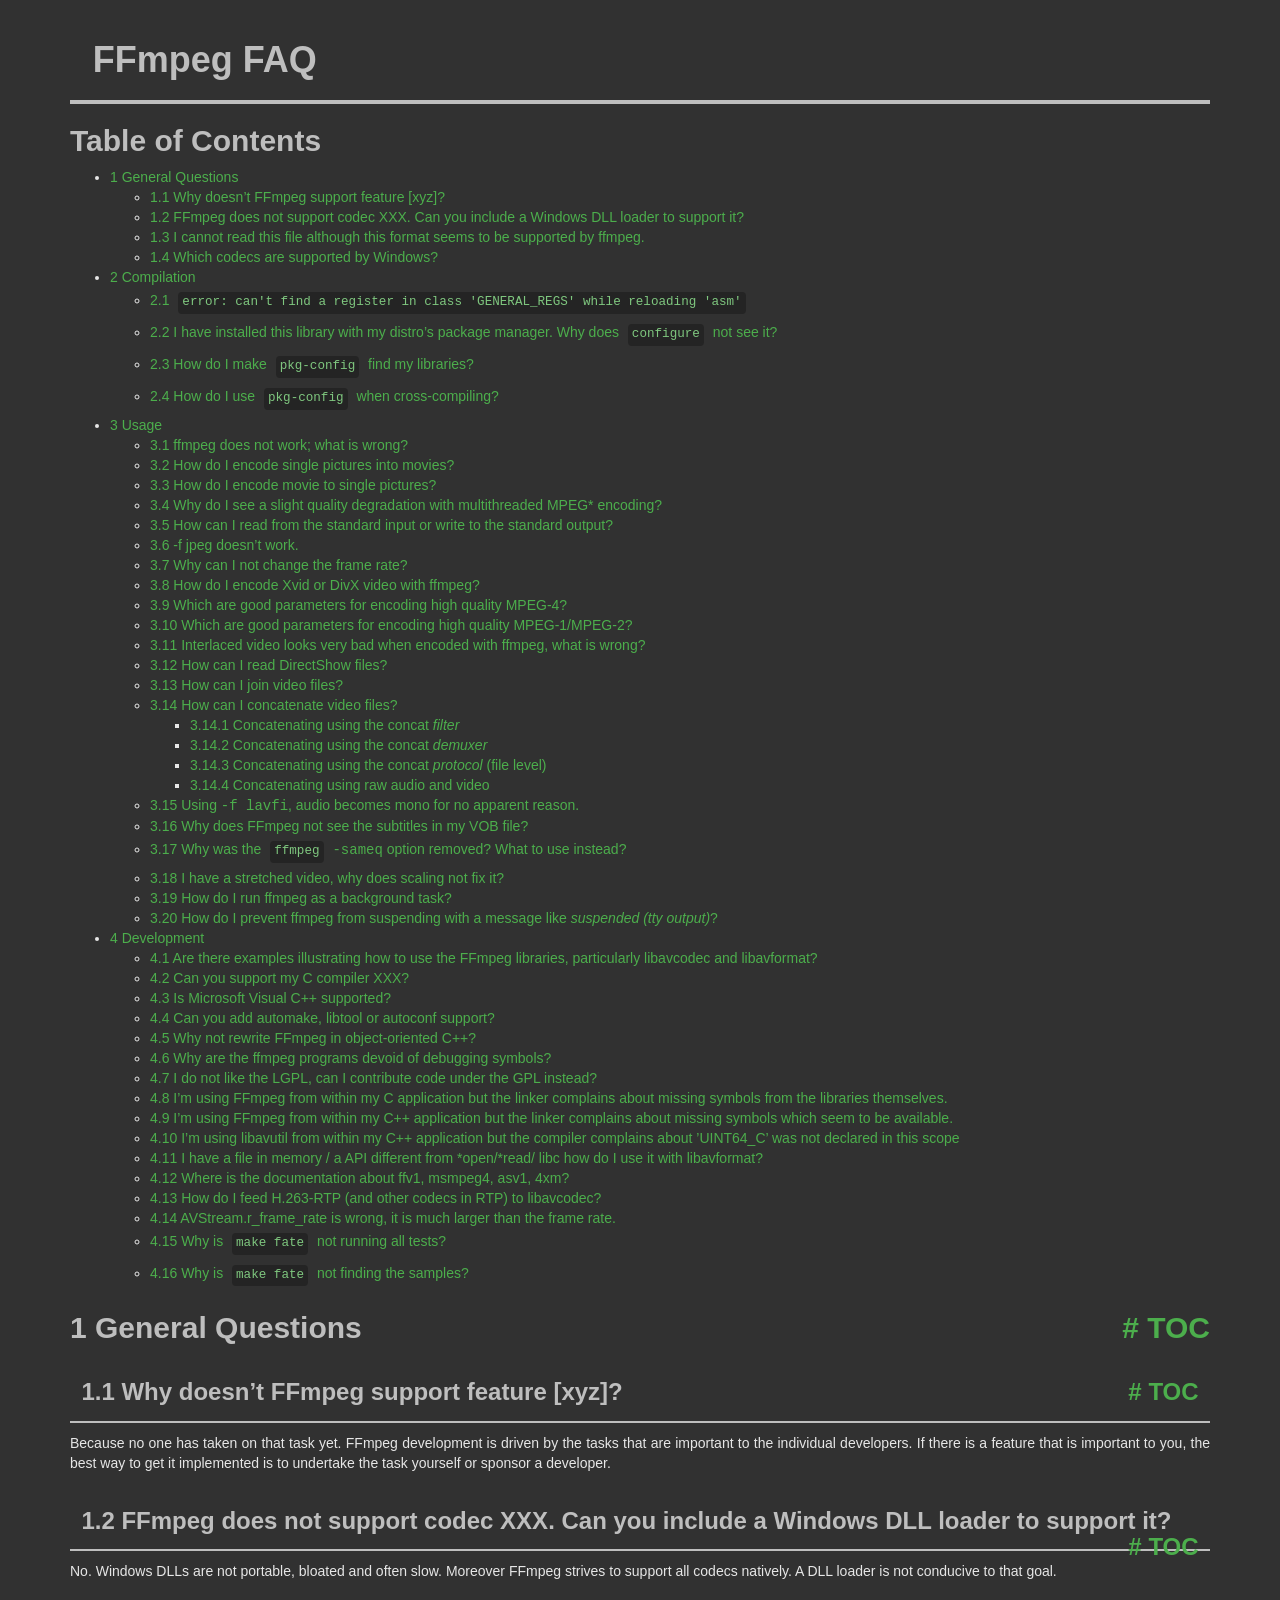
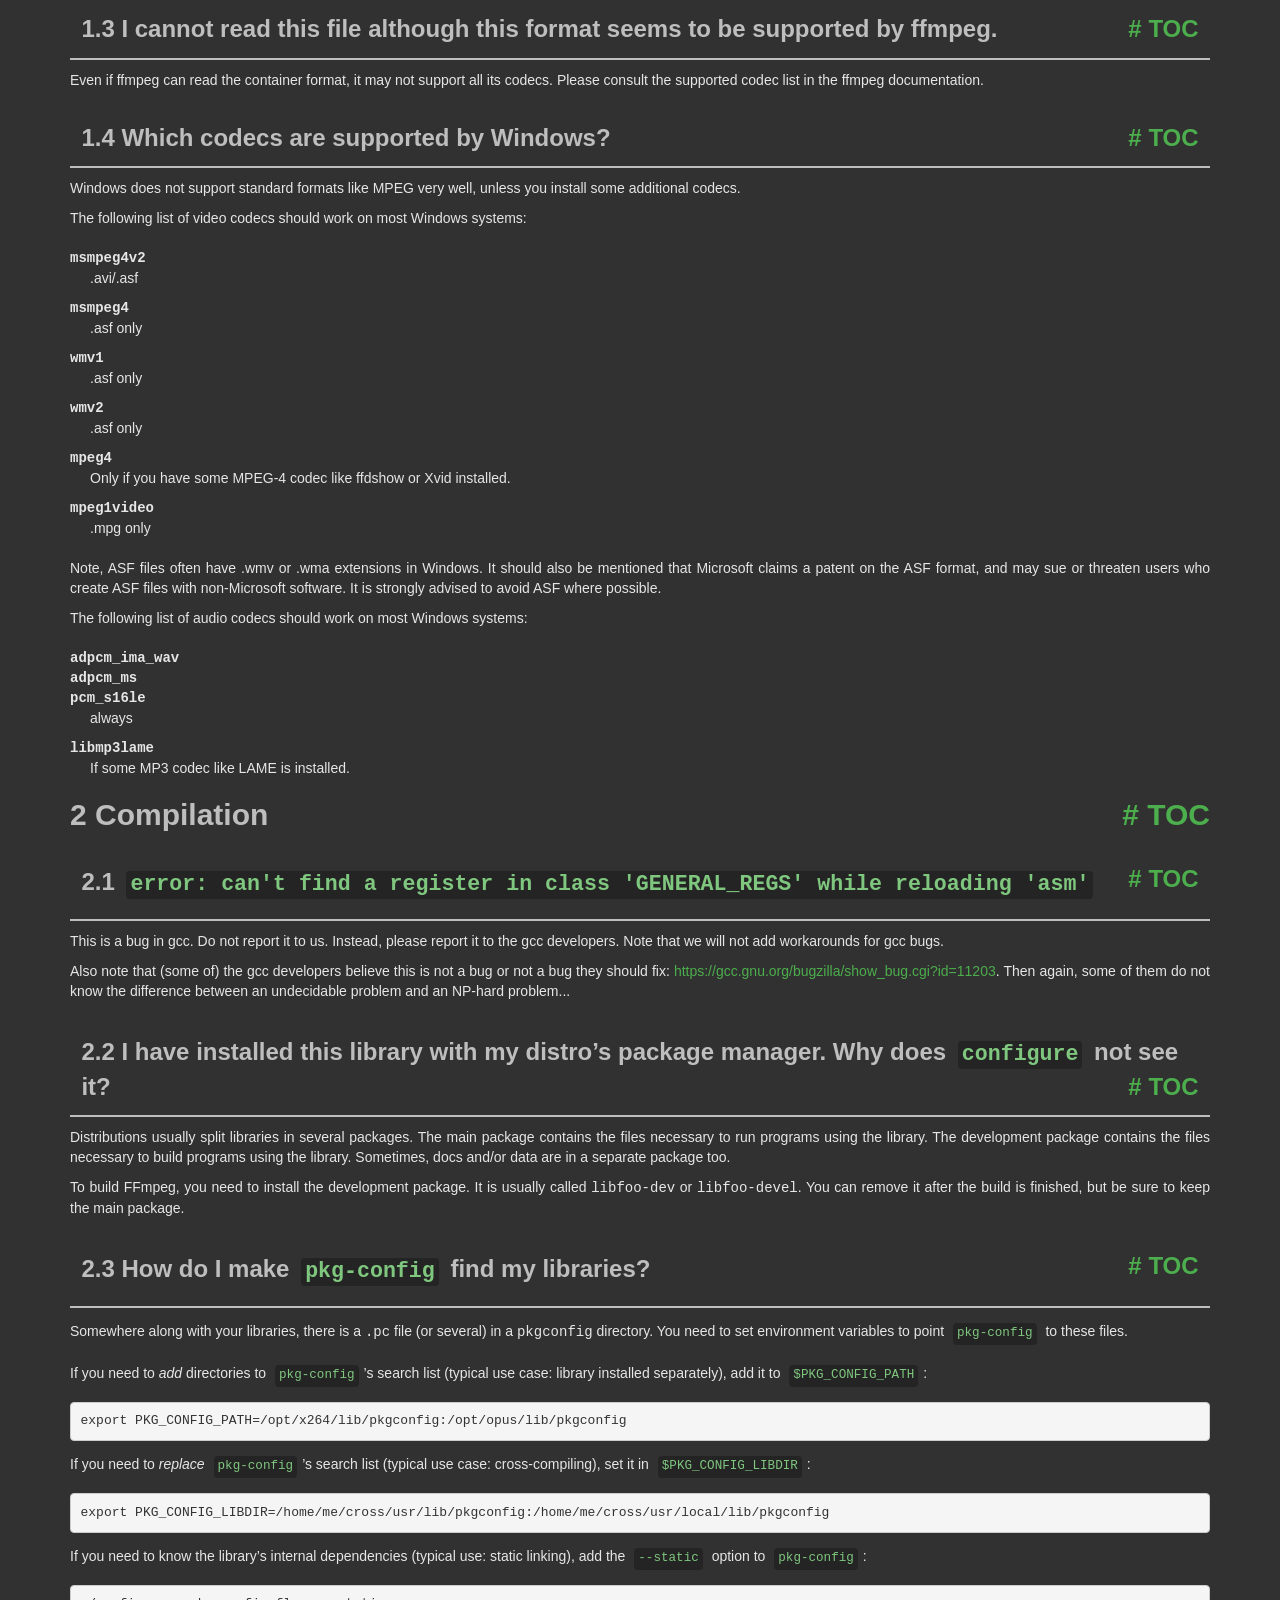
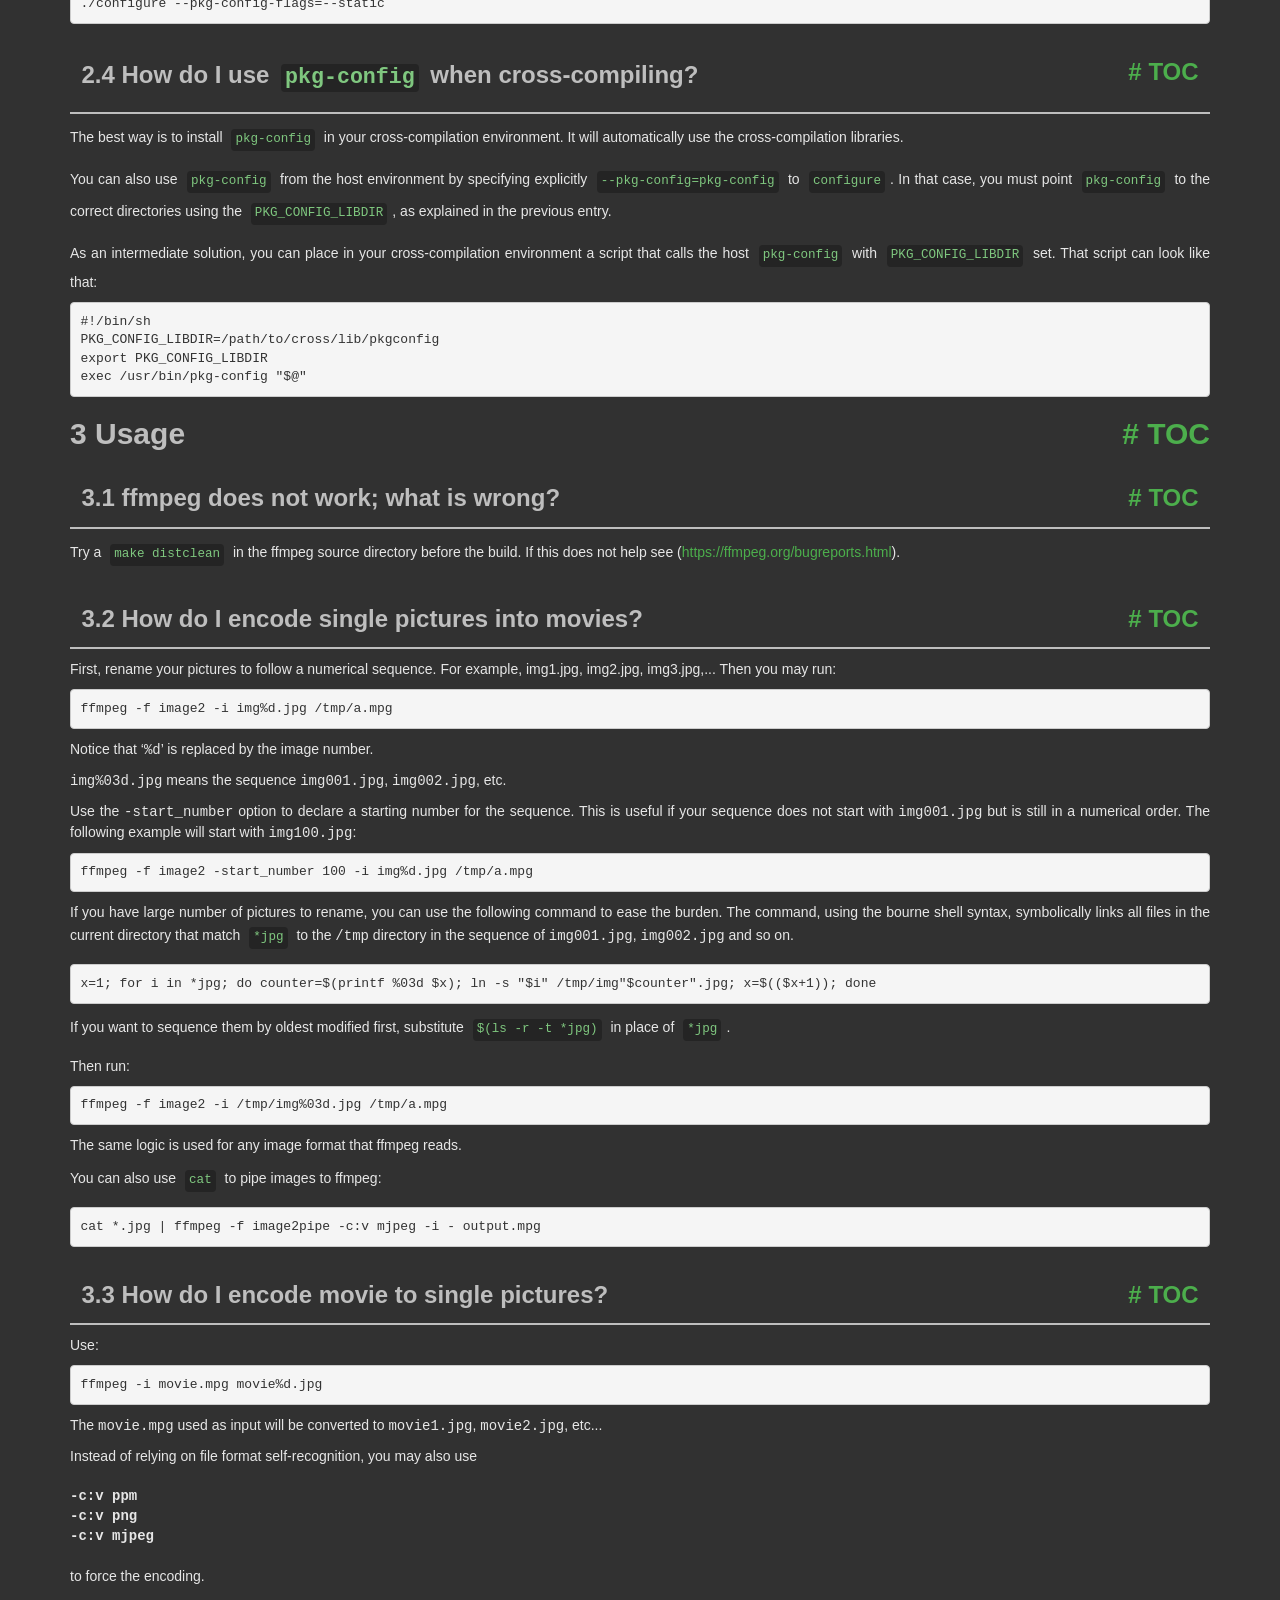
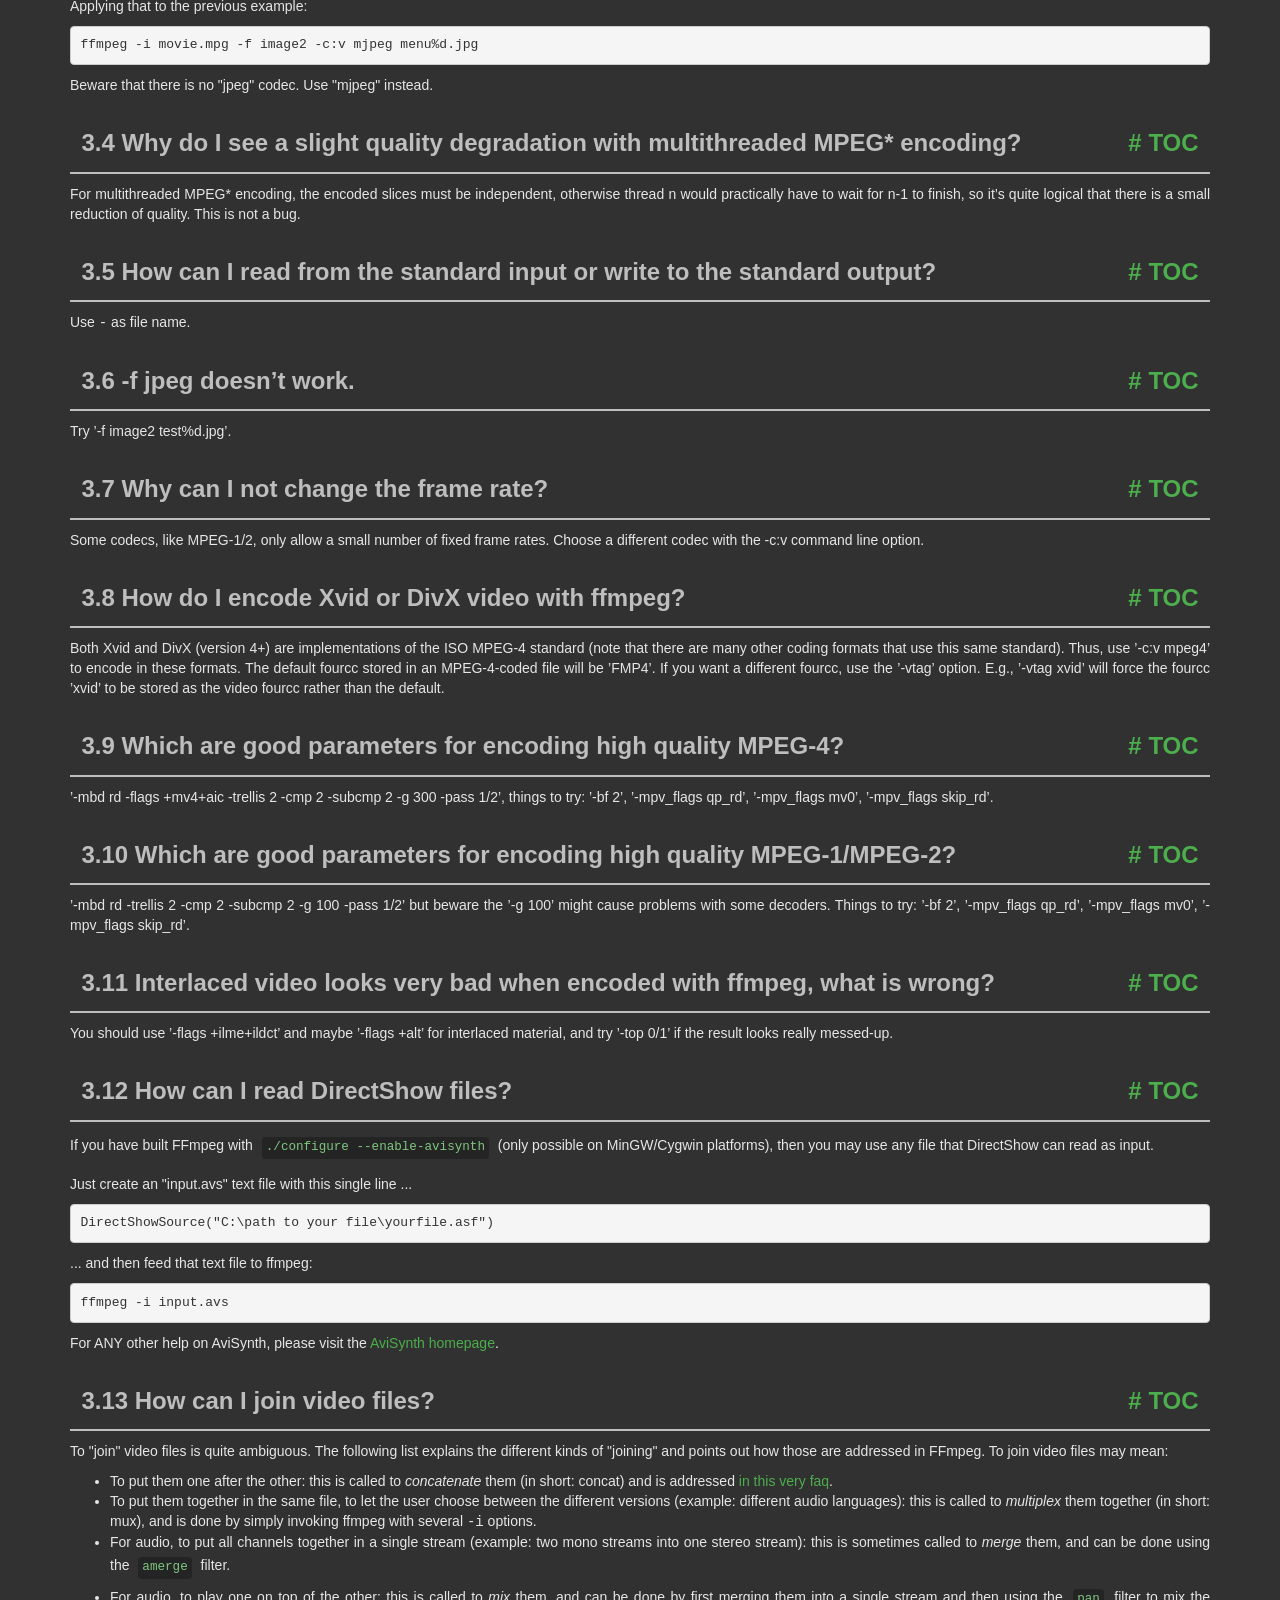
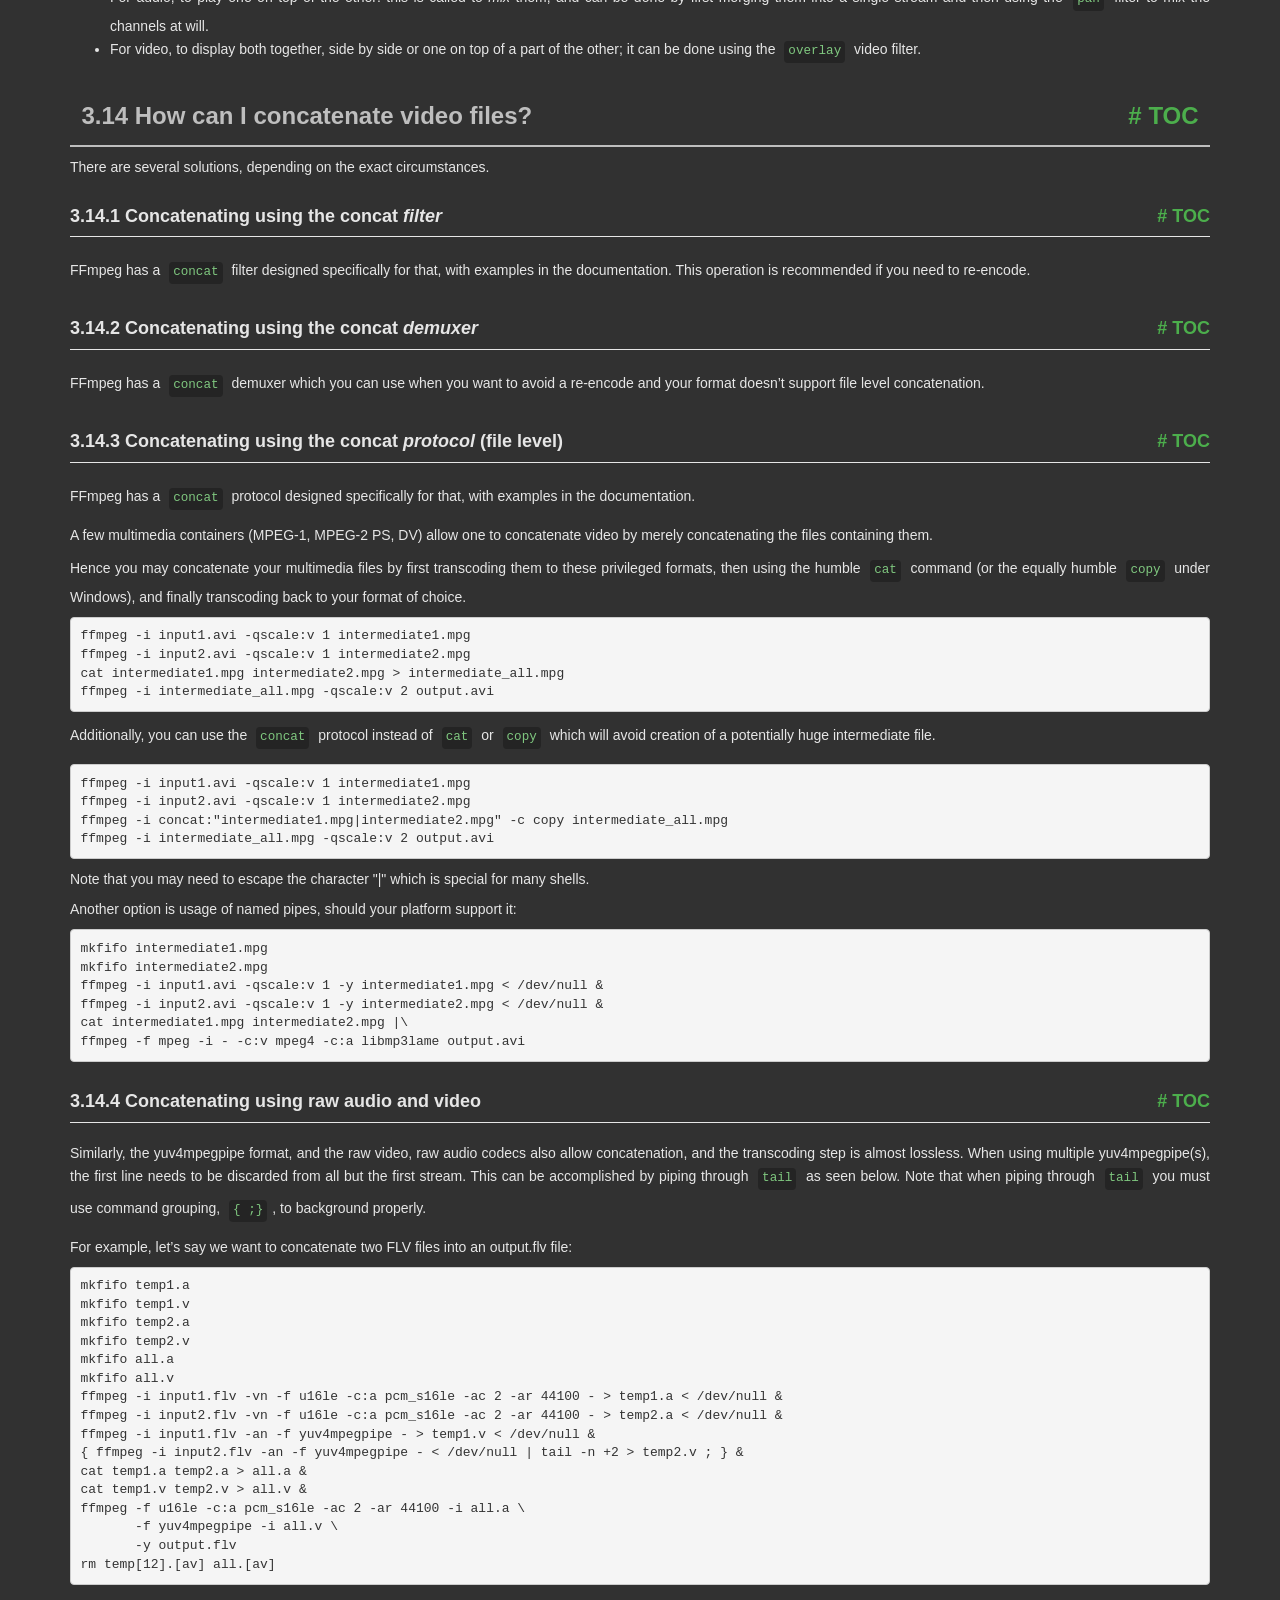
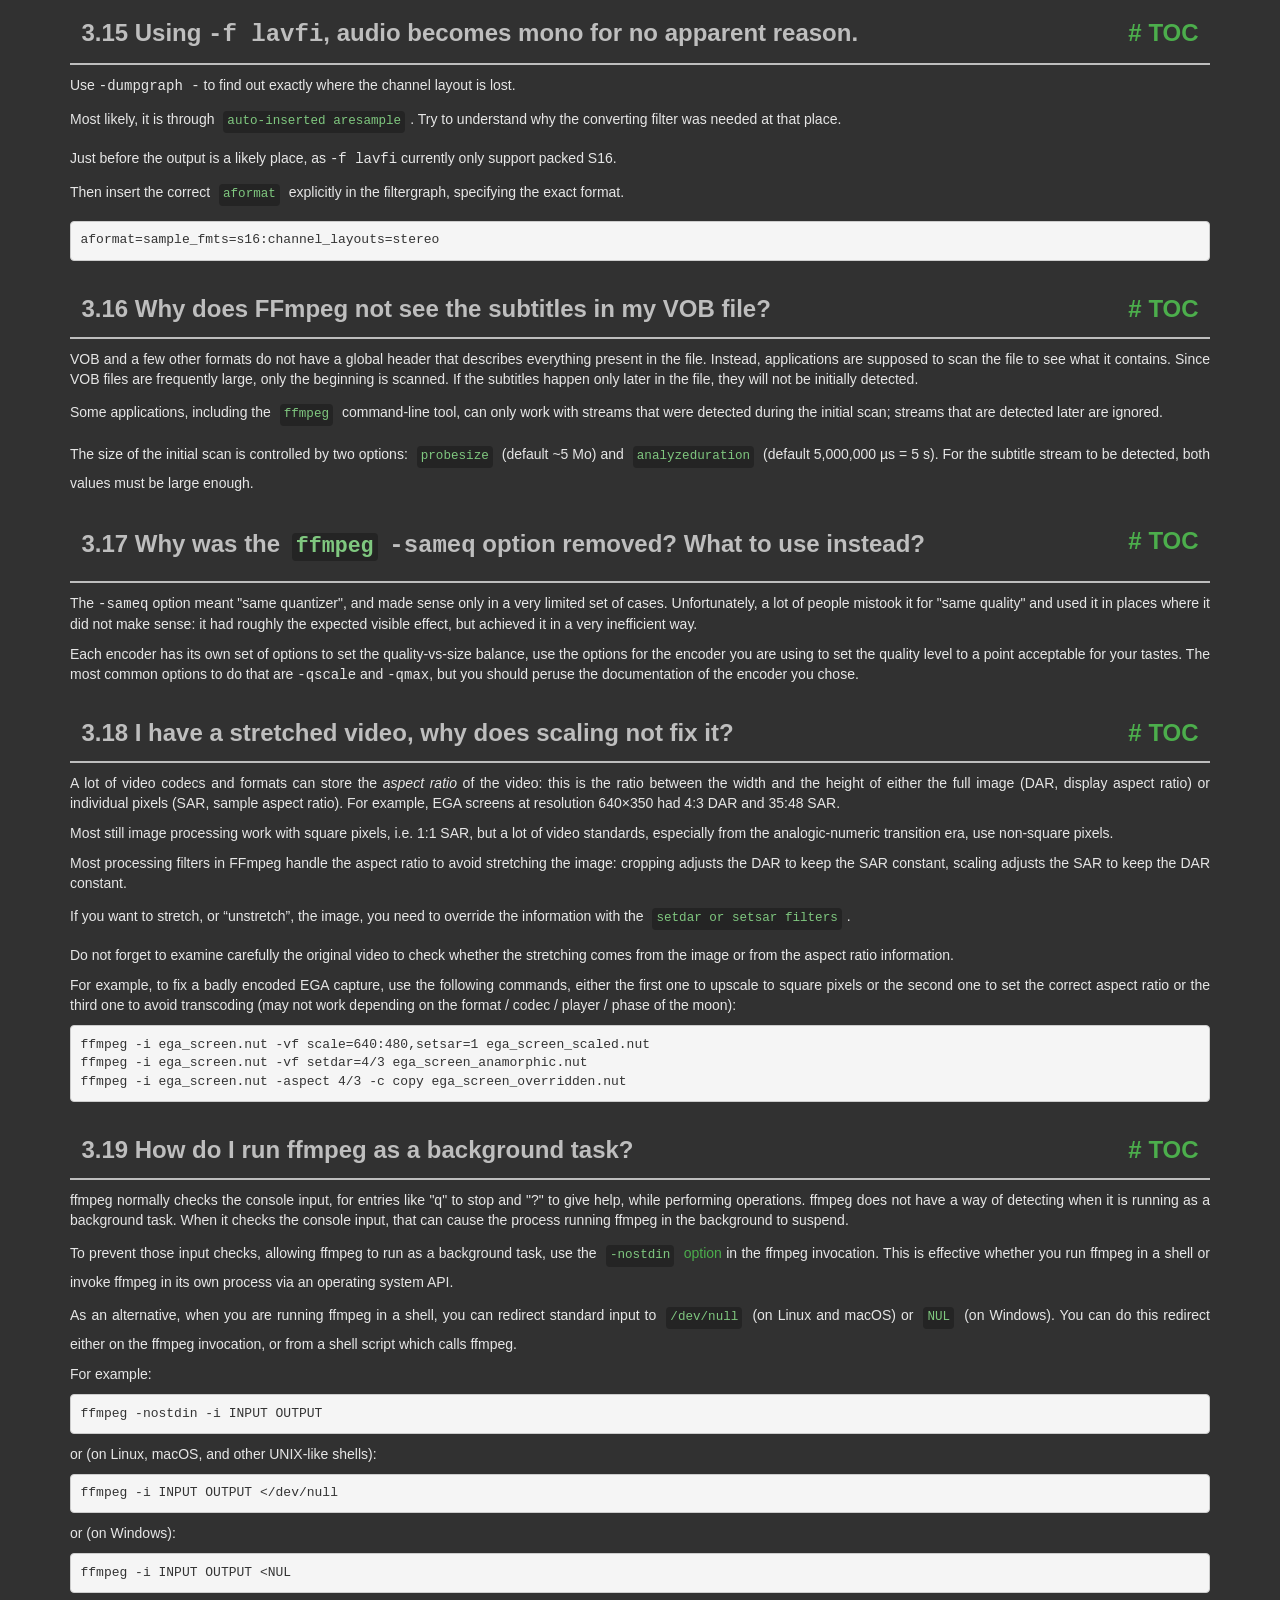
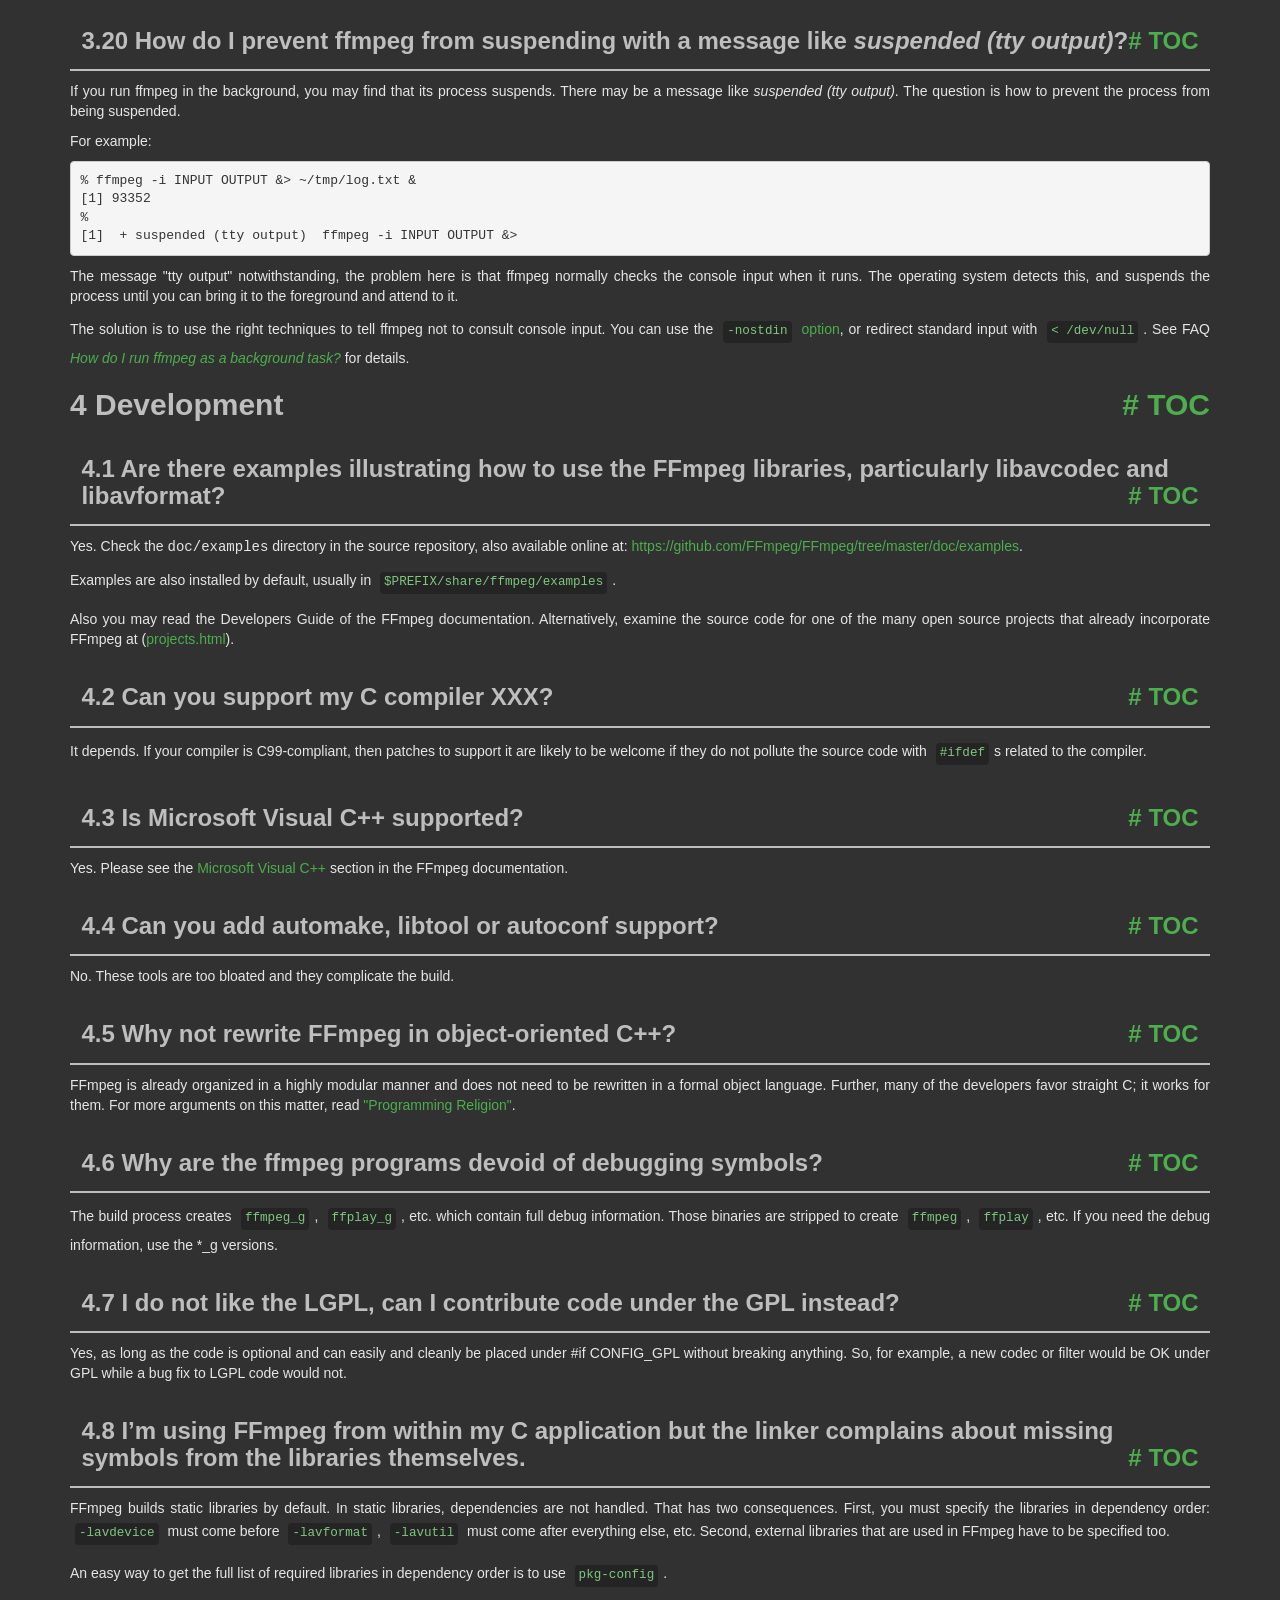
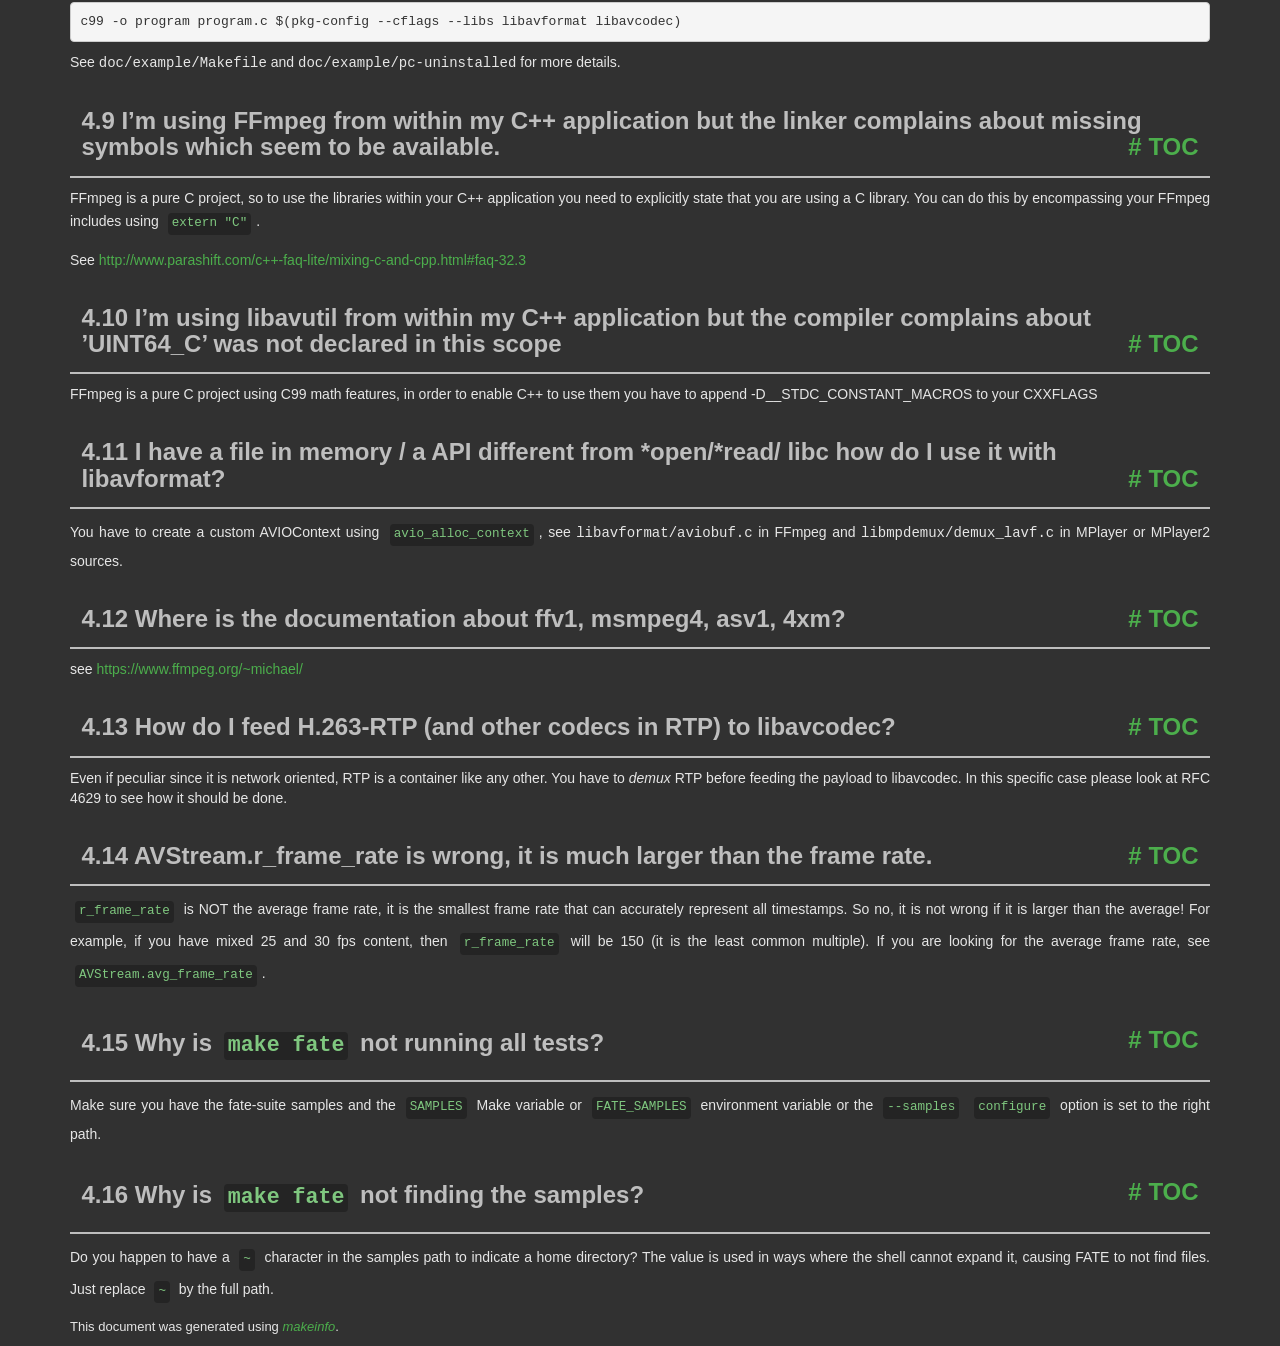
<file: .tools/ffmpeg/ffmpeg-9.0.1-essentials_build/doc/faq.html>
<!DOCTYPE html PUBLIC "-//W3C//DTD HTML 4.01 Transitional//EN" "http://www.w3.org/TR/html4/loose.dtd">
<html>
<!-- Created by GNU Texinfo 7.2, https://www.gnu.org/software/texinfo/ -->
  <head>
    <meta charset="utf-8">
    <title>
      FFmpeg FAQ
    </title>
    <meta name="viewport" content="width=device-width,initial-scale=1.0">
    <link rel="stylesheet" type="text/css" href="bootstrap.min.css">
    <link rel="stylesheet" type="text/css" href="style.min.css">
  </head>
  <body>
    <div class="container">
      <h1>
      FFmpeg FAQ
      </h1>


<a name="SEC_Top"></a>

<div class="region-contents" id="SEC_Contents">
<h2 class="contents-heading">Table of Contents</h2>

<div class="contents">

<ul class="toc-numbered-mark">
  <li><a id="toc-General-Questions" href="#General-Questions">1 General Questions</a>
  <ul class="toc-numbered-mark">
    <li><a id="toc-Why-doesn_0027t-FFmpeg-support-feature-_005bxyz_005d_003f" href="#Why-doesn_0027t-FFmpeg-support-feature-_005bxyz_005d_003f">1.1 Why doesn&rsquo;t FFmpeg support feature [xyz]?</a></li>
    <li><a id="toc-FFmpeg-does-not-support-codec-XXX_002e-Can-you-include-a-Windows-DLL-loader-to-support-it_003f" href="#FFmpeg-does-not-support-codec-XXX_002e-Can-you-include-a-Windows-DLL-loader-to-support-it_003f">1.2 FFmpeg does not support codec XXX. Can you include a Windows DLL loader to support it?</a></li>
    <li><a id="toc-I-cannot-read-this-file-although-this-format-seems-to-be-supported-by-ffmpeg_002e" href="#I-cannot-read-this-file-although-this-format-seems-to-be-supported-by-ffmpeg_002e">1.3 I cannot read this file although this format seems to be supported by ffmpeg.</a></li>
    <li><a id="toc-Which-codecs-are-supported-by-Windows_003f" href="#Which-codecs-are-supported-by-Windows_003f">1.4 Which codecs are supported by Windows?</a></li>
  </ul></li>
  <li><a id="toc-Compilation" href="#Compilation">2 Compilation</a>
  <ul class="toc-numbered-mark">
    <li><a id="toc-error_003a-can_0027t-find-a-register-in-class-_0027GENERAL_005fREGS_0027-while-reloading-_0027asm_0027" href="#error_003a-can_0027t-find-a-register-in-class-_0027GENERAL_005fREGS_0027-while-reloading-_0027asm_0027">2.1 <code class="code">error: can't find a register in class 'GENERAL_REGS' while reloading 'asm'</code></a></li>
    <li><a id="toc-I-have-installed-this-library-with-my-distro_0027s-package-manager_002e-Why-does-configure-not-see-it_003f" href="#I-have-installed-this-library-with-my-distro_0027s-package-manager_002e-Why-does-configure-not-see-it_003f">2.2 I have installed this library with my distro&rsquo;s package manager. Why does <code class="command">configure</code> not see it?</a></li>
    <li><a id="toc-How-do-I-make-pkg_002dconfig-find-my-libraries_003f" href="#How-do-I-make-pkg_002dconfig-find-my-libraries_003f">2.3 How do I make <code class="command">pkg-config</code> find my libraries?</a></li>
    <li><a id="toc-How-do-I-use-pkg_002dconfig-when-cross_002dcompiling_003f" href="#How-do-I-use-pkg_002dconfig-when-cross_002dcompiling_003f">2.4 How do I use <code class="command">pkg-config</code> when cross-compiling?</a></li>
  </ul></li>
  <li><a id="toc-Usage" href="#Usage">3 Usage</a>
  <ul class="toc-numbered-mark">
    <li><a id="toc-ffmpeg-does-not-work_003b-what-is-wrong_003f" href="#ffmpeg-does-not-work_003b-what-is-wrong_003f">3.1 ffmpeg does not work; what is wrong?</a></li>
    <li><a id="toc-How-do-I-encode-single-pictures-into-movies_003f" href="#How-do-I-encode-single-pictures-into-movies_003f">3.2 How do I encode single pictures into movies?</a></li>
    <li><a id="toc-How-do-I-encode-movie-to-single-pictures_003f" href="#How-do-I-encode-movie-to-single-pictures_003f">3.3 How do I encode movie to single pictures?</a></li>
    <li><a id="toc-Why-do-I-see-a-slight-quality-degradation-with-multithreaded-MPEG_002a-encoding_003f" href="#Why-do-I-see-a-slight-quality-degradation-with-multithreaded-MPEG_002a-encoding_003f">3.4 Why do I see a slight quality degradation with multithreaded MPEG* encoding?</a></li>
    <li><a id="toc-How-can-I-read-from-the-standard-input-or-write-to-the-standard-output_003f" href="#How-can-I-read-from-the-standard-input-or-write-to-the-standard-output_003f">3.5 How can I read from the standard input or write to the standard output?</a></li>
    <li><a id="toc-_002df-jpeg-doesn_0027t-work_002e" href="#g_t_002df-jpeg-doesn_0027t-work_002e">3.6 -f jpeg doesn&rsquo;t work.</a></li>
    <li><a id="toc-Why-can-I-not-change-the-frame-rate_003f" href="#Why-can-I-not-change-the-frame-rate_003f">3.7 Why can I not change the frame rate?</a></li>
    <li><a id="toc-How-do-I-encode-Xvid-or-DivX-video-with-ffmpeg_003f" href="#How-do-I-encode-Xvid-or-DivX-video-with-ffmpeg_003f">3.8 How do I encode Xvid or DivX video with ffmpeg?</a></li>
    <li><a id="toc-Which-are-good-parameters-for-encoding-high-quality-MPEG_002d4_003f" href="#Which-are-good-parameters-for-encoding-high-quality-MPEG_002d4_003f">3.9 Which are good parameters for encoding high quality MPEG-4?</a></li>
    <li><a id="toc-Which-are-good-parameters-for-encoding-high-quality-MPEG_002d1_002fMPEG_002d2_003f" href="#Which-are-good-parameters-for-encoding-high-quality-MPEG_002d1_002fMPEG_002d2_003f">3.10 Which are good parameters for encoding high quality MPEG-1/MPEG-2?</a></li>
    <li><a id="toc-Interlaced-video-looks-very-bad-when-encoded-with-ffmpeg_002c-what-is-wrong_003f" href="#Interlaced-video-looks-very-bad-when-encoded-with-ffmpeg_002c-what-is-wrong_003f">3.11 Interlaced video looks very bad when encoded with ffmpeg, what is wrong?</a></li>
    <li><a id="toc-How-can-I-read-DirectShow-files_003f" href="#How-can-I-read-DirectShow-files_003f">3.12 How can I read DirectShow files?</a></li>
    <li><a id="toc-How-can-I-join-video-files_003f" href="#How-can-I-join-video-files_003f">3.13 How can I join video files?</a></li>
    <li><a id="toc-How-can-I-concatenate-video-files_003f" href="#How-can-I-concatenate-video-files_003f">3.14 How can I concatenate video files?</a>
    <ul class="toc-numbered-mark">
      <li><a id="toc-Concatenating-using-the-concat-filter" href="#Concatenating-using-the-concat-filter">3.14.1 Concatenating using the concat <em class="emph">filter</em></a></li>
      <li><a id="toc-Concatenating-using-the-concat-demuxer" href="#Concatenating-using-the-concat-demuxer">3.14.2 Concatenating using the concat <em class="emph">demuxer</em></a></li>
      <li><a id="toc-Concatenating-using-the-concat-protocol-_0028file-level_0029" href="#Concatenating-using-the-concat-protocol-_0028file-level_0029">3.14.3 Concatenating using the concat <em class="emph">protocol</em> (file level)</a></li>
      <li><a id="toc-Concatenating-using-raw-audio-and-video" href="#Concatenating-using-raw-audio-and-video">3.14.4 Concatenating using raw audio and video</a></li>
    </ul></li>
    <li><a id="toc-Using-_002df-lavfi_002c-audio-becomes-mono-for-no-apparent-reason_002e" href="#Using-_002df-lavfi_002c-audio-becomes-mono-for-no-apparent-reason_002e">3.15 Using <samp class="option">-f lavfi</samp>, audio becomes mono for no apparent reason.</a></li>
    <li><a id="toc-Why-does-FFmpeg-not-see-the-subtitles-in-my-VOB-file_003f" href="#Why-does-FFmpeg-not-see-the-subtitles-in-my-VOB-file_003f">3.16 Why does FFmpeg not see the subtitles in my VOB file?</a></li>
    <li><a id="toc-Why-was-the-ffmpeg-_002dsameq-option-removed_003f-What-to-use-instead_003f" href="#Why-was-the-ffmpeg-_002dsameq-option-removed_003f-What-to-use-instead_003f">3.17 Why was the <code class="command">ffmpeg</code> <samp class="option">-sameq</samp> option removed? What to use instead?</a></li>
    <li><a id="toc-I-have-a-stretched-video_002c-why-does-scaling-not-fix-it_003f" href="#I-have-a-stretched-video_002c-why-does-scaling-not-fix-it_003f">3.18 I have a stretched video, why does scaling not fix it?</a></li>
    <li><a id="toc-How-do-I-run-ffmpeg-as-a-background-task_003f" href="#How-do-I-run-ffmpeg-as-a-background-task_003f">3.19 How do I run ffmpeg as a background task?</a></li>
    <li><a id="toc-How-do-I-prevent-ffmpeg-from-suspending-with-a-message-like-suspended-_0028tty-output_0029_003f" href="#How-do-I-prevent-ffmpeg-from-suspending-with-a-message-like-suspended-_0028tty-output_0029_003f">3.20 How do I prevent ffmpeg from suspending with a message like <em class="emph">suspended (tty output)</em>?</a></li>
  </ul></li>
  <li><a id="toc-Development" href="#Development">4 Development</a>
  <ul class="toc-numbered-mark">
    <li><a id="toc-Are-there-examples-illustrating-how-to-use-the-FFmpeg-libraries_002c-particularly-libavcodec-and-libavformat_003f" href="#Are-there-examples-illustrating-how-to-use-the-FFmpeg-libraries_002c-particularly-libavcodec-and-libavformat_003f">4.1 Are there examples illustrating how to use the FFmpeg libraries, particularly libavcodec and libavformat?</a></li>
    <li><a id="toc-Can-you-support-my-C-compiler-XXX_003f" href="#Can-you-support-my-C-compiler-XXX_003f">4.2 Can you support my C compiler XXX?</a></li>
    <li><a id="toc-Is-Microsoft-Visual-C_002b_002b-supported_003f" href="#Is-Microsoft-Visual-C_002b_002b-supported_003f">4.3 Is Microsoft Visual C++ supported?</a></li>
    <li><a id="toc-Can-you-add-automake_002c-libtool-or-autoconf-support_003f" href="#Can-you-add-automake_002c-libtool-or-autoconf-support_003f">4.4 Can you add automake, libtool or autoconf support?</a></li>
    <li><a id="toc-Why-not-rewrite-FFmpeg-in-object_002doriented-C_002b_002b_003f" href="#Why-not-rewrite-FFmpeg-in-object_002doriented-C_002b_002b_003f">4.5 Why not rewrite FFmpeg in object-oriented C++?</a></li>
    <li><a id="toc-Why-are-the-ffmpeg-programs-devoid-of-debugging-symbols_003f" href="#Why-are-the-ffmpeg-programs-devoid-of-debugging-symbols_003f">4.6 Why are the ffmpeg programs devoid of debugging symbols?</a></li>
    <li><a id="toc-I-do-not-like-the-LGPL_002c-can-I-contribute-code-under-the-GPL-instead_003f" href="#I-do-not-like-the-LGPL_002c-can-I-contribute-code-under-the-GPL-instead_003f">4.7 I do not like the LGPL, can I contribute code under the GPL instead?</a></li>
    <li><a id="toc-I_0027m-using-FFmpeg-from-within-my-C-application-but-the-linker-complains-about-missing-symbols-from-the-libraries-themselves_002e" href="#I_0027m-using-FFmpeg-from-within-my-C-application-but-the-linker-complains-about-missing-symbols-from-the-libraries-themselves_002e">4.8 I&rsquo;m using FFmpeg from within my C application but the linker complains about missing symbols from the libraries themselves.</a></li>
    <li><a id="toc-I_0027m-using-FFmpeg-from-within-my-C_002b_002b-application-but-the-linker-complains-about-missing-symbols-which-seem-to-be-available_002e" href="#I_0027m-using-FFmpeg-from-within-my-C_002b_002b-application-but-the-linker-complains-about-missing-symbols-which-seem-to-be-available_002e">4.9 I&rsquo;m using FFmpeg from within my C++ application but the linker complains about missing symbols which seem to be available.</a></li>
    <li><a id="toc-I_0027m-using-libavutil-from-within-my-C_002b_002b-application-but-the-compiler-complains-about-_0027UINT64_005fC_0027-was-not-declared-in-this-scope" href="#I_0027m-using-libavutil-from-within-my-C_002b_002b-application-but-the-compiler-complains-about-_0027UINT64_005fC_0027-was-not-declared-in-this-scope">4.10 I&rsquo;m using libavutil from within my C++ application but the compiler complains about &rsquo;UINT64_C&rsquo; was not declared in this scope</a></li>
    <li><a id="toc-I-have-a-file-in-memory-_002f-a-API-different-from-_002aopen_002f_002aread_002f-libc-how-do-I-use-it-with-libavformat_003f" href="#I-have-a-file-in-memory-_002f-a-API-different-from-_002aopen_002f_002aread_002f-libc-how-do-I-use-it-with-libavformat_003f">4.11 I have a file in memory / a API different from *open/*read/ libc how do I use it with libavformat?</a></li>
    <li><a id="toc-Where-is-the-documentation-about-ffv1_002c-msmpeg4_002c-asv1_002c-4xm_003f" href="#Where-is-the-documentation-about-ffv1_002c-msmpeg4_002c-asv1_002c-4xm_003f">4.12 Where is the documentation about ffv1, msmpeg4, asv1, 4xm?</a></li>
    <li><a id="toc-How-do-I-feed-H_002e263_002dRTP-_0028and-other-codecs-in-RTP_0029-to-libavcodec_003f" href="#How-do-I-feed-H_002e263_002dRTP-_0028and-other-codecs-in-RTP_0029-to-libavcodec_003f">4.13 How do I feed H.263-RTP (and other codecs in RTP) to libavcodec?</a></li>
    <li><a id="toc-AVStream_002er_005fframe_005frate-is-wrong_002c-it-is-much-larger-than-the-frame-rate_002e" href="#AVStream_002er_005fframe_005frate-is-wrong_002c-it-is-much-larger-than-the-frame-rate_002e">4.14 AVStream.r_frame_rate is wrong, it is much larger than the frame rate.</a></li>
    <li><a id="toc-Why-is-make-fate-not-running-all-tests_003f" href="#Why-is-make-fate-not-running-all-tests_003f">4.15 Why is <code class="code">make fate</code> not running all tests?</a></li>
    <li><a id="toc-Why-is-make-fate-not-finding-the-samples_003f" href="#Why-is-make-fate-not-finding-the-samples_003f">4.16 Why is <code class="code">make fate</code> not finding the samples?</a></li>
  </ul></li>
</ul>
</div>
</div>

<a name="General-Questions"></a>
<h2 class="chapter">1 General Questions<span class="pull-right"><a class="anchor hidden-xs" href="#General-Questions" aria-hidden="true">#</a> <a class="anchor hidden-xs"href="#toc-General-Questions" aria-hidden="true">TOC</a></span></h2>

<a name="Why-doesn_0027t-FFmpeg-support-feature-_005bxyz_005d_003f"></a>
<h3 class="section">1.1 Why doesn&rsquo;t FFmpeg support feature [xyz]?<span class="pull-right"><a class="anchor hidden-xs" href="#Why-doesn_0027t-FFmpeg-support-feature-_005bxyz_005d_003f" aria-hidden="true">#</a> <a class="anchor hidden-xs"href="#toc-Why-doesn_0027t-FFmpeg-support-feature-_005bxyz_005d_003f" aria-hidden="true">TOC</a></span></h3>

<p>Because no one has taken on that task yet. FFmpeg development is
driven by the tasks that are important to the individual developers.
If there is a feature that is important to you, the best way to get
it implemented is to undertake the task yourself or sponsor a developer.
</p>
<a name="FFmpeg-does-not-support-codec-XXX_002e-Can-you-include-a-Windows-DLL-loader-to-support-it_003f"></a>
<h3 class="section">1.2 FFmpeg does not support codec XXX. Can you include a Windows DLL loader to support it?<span class="pull-right"><a class="anchor hidden-xs" href="#FFmpeg-does-not-support-codec-XXX_002e-Can-you-include-a-Windows-DLL-loader-to-support-it_003f" aria-hidden="true">#</a> <a class="anchor hidden-xs"href="#toc-FFmpeg-does-not-support-codec-XXX_002e-Can-you-include-a-Windows-DLL-loader-to-support-it_003f" aria-hidden="true">TOC</a></span></h3>

<p>No. Windows DLLs are not portable, bloated and often slow.
Moreover FFmpeg strives to support all codecs natively.
A DLL loader is not conducive to that goal.
</p>
<a name="I-cannot-read-this-file-although-this-format-seems-to-be-supported-by-ffmpeg_002e"></a>
<h3 class="section">1.3 I cannot read this file although this format seems to be supported by ffmpeg.<span class="pull-right"><a class="anchor hidden-xs" href="#I-cannot-read-this-file-although-this-format-seems-to-be-supported-by-ffmpeg_002e" aria-hidden="true">#</a> <a class="anchor hidden-xs"href="#toc-I-cannot-read-this-file-although-this-format-seems-to-be-supported-by-ffmpeg_002e" aria-hidden="true">TOC</a></span></h3>

<p>Even if ffmpeg can read the container format, it may not support all its
codecs. Please consult the supported codec list in the ffmpeg
documentation.
</p>
<a name="Which-codecs-are-supported-by-Windows_003f"></a>
<h3 class="section">1.4 Which codecs are supported by Windows?<span class="pull-right"><a class="anchor hidden-xs" href="#Which-codecs-are-supported-by-Windows_003f" aria-hidden="true">#</a> <a class="anchor hidden-xs"href="#toc-Which-codecs-are-supported-by-Windows_003f" aria-hidden="true">TOC</a></span></h3>

<p>Windows does not support standard formats like MPEG very well, unless you
install some additional codecs.
</p>
<p>The following list of video codecs should work on most Windows systems:
</p><dl class="table">
<dt><samp class="option">msmpeg4v2</samp></dt>
<dd><p>.avi/.asf
</p></dd>
<dt><samp class="option">msmpeg4</samp></dt>
<dd><p>.asf only
</p></dd>
<dt><samp class="option">wmv1</samp></dt>
<dd><p>.asf only
</p></dd>
<dt><samp class="option">wmv2</samp></dt>
<dd><p>.asf only
</p></dd>
<dt><samp class="option">mpeg4</samp></dt>
<dd><p>Only if you have some MPEG-4 codec like ffdshow or Xvid installed.
</p></dd>
<dt><samp class="option">mpeg1video</samp></dt>
<dd><p>.mpg only
</p></dd>
</dl>
<p>Note, ASF files often have .wmv or .wma extensions in Windows. It should also
be mentioned that Microsoft claims a patent on the ASF format, and may sue
or threaten users who create ASF files with non-Microsoft software. It is
strongly advised to avoid ASF where possible.
</p>
<p>The following list of audio codecs should work on most Windows systems:
</p><dl class="table">
<dt><samp class="option">adpcm_ima_wav</samp></dt>
<dt><samp class="option">adpcm_ms</samp></dt>
<dt><samp class="option">pcm_s16le</samp></dt>
<dd><p>always
</p></dd>
<dt><samp class="option">libmp3lame</samp></dt>
<dd><p>If some MP3 codec like LAME is installed.
</p></dd>
</dl>


<a name="Compilation"></a>
<h2 class="chapter">2 Compilation<span class="pull-right"><a class="anchor hidden-xs" href="#Compilation" aria-hidden="true">#</a> <a class="anchor hidden-xs"href="#toc-Compilation" aria-hidden="true">TOC</a></span></h2>

<a name="error_003a-can_0027t-find-a-register-in-class-_0027GENERAL_005fREGS_0027-while-reloading-_0027asm_0027"></a>
<h3 class="section">2.1 <code class="code">error: can't find a register in class 'GENERAL_REGS' while reloading 'asm'</code><span class="pull-right"><a class="anchor hidden-xs" href="#error_003a-can_0027t-find-a-register-in-class-_0027GENERAL_005fREGS_0027-while-reloading-_0027asm_0027" aria-hidden="true">#</a> <a class="anchor hidden-xs"href="#toc-error_003a-can_0027t-find-a-register-in-class-_0027GENERAL_005fREGS_0027-while-reloading-_0027asm_0027" aria-hidden="true">TOC</a></span></h3>

<p>This is a bug in gcc. Do not report it to us. Instead, please report it to
the gcc developers. Note that we will not add workarounds for gcc bugs.
</p>
<p>Also note that (some of) the gcc developers believe this is not a bug or
not a bug they should fix:
<a class="url" href="https://gcc.gnu.org/bugzilla/show_bug.cgi?id=11203">https://gcc.gnu.org/bugzilla/show_bug.cgi?id=11203</a>.
Then again, some of them do not know the difference between an undecidable
problem and an NP-hard problem...
</p>
<a name="I-have-installed-this-library-with-my-distro_0027s-package-manager_002e-Why-does-configure-not-see-it_003f"></a>
<h3 class="section">2.2 I have installed this library with my distro&rsquo;s package manager. Why does <code class="command">configure</code> not see it?<span class="pull-right"><a class="anchor hidden-xs" href="#I-have-installed-this-library-with-my-distro_0027s-package-manager_002e-Why-does-configure-not-see-it_003f" aria-hidden="true">#</a> <a class="anchor hidden-xs"href="#toc-I-have-installed-this-library-with-my-distro_0027s-package-manager_002e-Why-does-configure-not-see-it_003f" aria-hidden="true">TOC</a></span></h3>

<p>Distributions usually split libraries in several packages. The main package
contains the files necessary to run programs using the library. The
development package contains the files necessary to build programs using the
library. Sometimes, docs and/or data are in a separate package too.
</p>
<p>To build FFmpeg, you need to install the development package. It is usually
called <samp class="file">libfoo-dev</samp> or <samp class="file">libfoo-devel</samp>. You can remove it after the
build is finished, but be sure to keep the main package.
</p>
<a name="How-do-I-make-pkg_002dconfig-find-my-libraries_003f"></a>
<h3 class="section">2.3 How do I make <code class="command">pkg-config</code> find my libraries?<span class="pull-right"><a class="anchor hidden-xs" href="#How-do-I-make-pkg_002dconfig-find-my-libraries_003f" aria-hidden="true">#</a> <a class="anchor hidden-xs"href="#toc-How-do-I-make-pkg_002dconfig-find-my-libraries_003f" aria-hidden="true">TOC</a></span></h3>

<p>Somewhere along with your libraries, there is a <samp class="file">.pc</samp> file (or several)
in a <samp class="file">pkgconfig</samp> directory. You need to set environment variables to
point <code class="command">pkg-config</code> to these files.
</p>
<p>If you need to <em class="emph">add</em> directories to <code class="command">pkg-config</code>&rsquo;s search list
(typical use case: library installed separately), add it to
<code class="code">$PKG_CONFIG_PATH</code>:
</p>
<div class="example">
<pre class="example-preformatted">export PKG_CONFIG_PATH=/opt/x264/lib/pkgconfig:/opt/opus/lib/pkgconfig
</pre></div>

<p>If you need to <em class="emph">replace</em> <code class="command">pkg-config</code>&rsquo;s search list
(typical use case: cross-compiling), set it in
<code class="code">$PKG_CONFIG_LIBDIR</code>:
</p>
<div class="example">
<pre class="example-preformatted">export PKG_CONFIG_LIBDIR=/home/me/cross/usr/lib/pkgconfig:/home/me/cross/usr/local/lib/pkgconfig
</pre></div>

<p>If you need to know the library&rsquo;s internal dependencies (typical use: static
linking), add the <code class="code">--static</code> option to <code class="command">pkg-config</code>:
</p>
<div class="example">
<pre class="example-preformatted">./configure --pkg-config-flags=--static
</pre></div>

<a name="How-do-I-use-pkg_002dconfig-when-cross_002dcompiling_003f"></a>
<h3 class="section">2.4 How do I use <code class="command">pkg-config</code> when cross-compiling?<span class="pull-right"><a class="anchor hidden-xs" href="#How-do-I-use-pkg_002dconfig-when-cross_002dcompiling_003f" aria-hidden="true">#</a> <a class="anchor hidden-xs"href="#toc-How-do-I-use-pkg_002dconfig-when-cross_002dcompiling_003f" aria-hidden="true">TOC</a></span></h3>

<p>The best way is to install <code class="command">pkg-config</code> in your cross-compilation
environment. It will automatically use the cross-compilation libraries.
</p>
<p>You can also use <code class="command">pkg-config</code> from the host environment by
specifying explicitly <code class="code">--pkg-config=pkg-config</code> to <code class="command">configure</code>.
In that case, you must point <code class="command">pkg-config</code> to the correct directories
using the <code class="code">PKG_CONFIG_LIBDIR</code>, as explained in the previous entry.
</p>
<p>As an intermediate solution, you can place in your cross-compilation
environment a script that calls the host <code class="command">pkg-config</code> with
<code class="code">PKG_CONFIG_LIBDIR</code> set. That script can look like that:
</p>
<div class="example">
<pre class="example-preformatted">#!/bin/sh
PKG_CONFIG_LIBDIR=/path/to/cross/lib/pkgconfig
export PKG_CONFIG_LIBDIR
exec /usr/bin/pkg-config &quot;$@&quot;
</pre></div>

<a name="Usage"></a>
<h2 class="chapter">3 Usage<span class="pull-right"><a class="anchor hidden-xs" href="#Usage" aria-hidden="true">#</a> <a class="anchor hidden-xs"href="#toc-Usage" aria-hidden="true">TOC</a></span></h2>

<a name="ffmpeg-does-not-work_003b-what-is-wrong_003f"></a>
<h3 class="section">3.1 ffmpeg does not work; what is wrong?<span class="pull-right"><a class="anchor hidden-xs" href="#ffmpeg-does-not-work_003b-what-is-wrong_003f" aria-hidden="true">#</a> <a class="anchor hidden-xs"href="#toc-ffmpeg-does-not-work_003b-what-is-wrong_003f" aria-hidden="true">TOC</a></span></h3>

<p>Try a <code class="code">make distclean</code> in the ffmpeg source directory before the build.
If this does not help see
(<a class="url" href="https://ffmpeg.org/bugreports.html">https://ffmpeg.org/bugreports.html</a>).
</p>
<a name="How-do-I-encode-single-pictures-into-movies_003f"></a>
<h3 class="section">3.2 How do I encode single pictures into movies?<span class="pull-right"><a class="anchor hidden-xs" href="#How-do-I-encode-single-pictures-into-movies_003f" aria-hidden="true">#</a> <a class="anchor hidden-xs"href="#toc-How-do-I-encode-single-pictures-into-movies_003f" aria-hidden="true">TOC</a></span></h3>

<p>First, rename your pictures to follow a numerical sequence.
For example, img1.jpg, img2.jpg, img3.jpg,...
Then you may run:
</p>
<div class="example">
<pre class="example-preformatted">ffmpeg -f image2 -i img%d.jpg /tmp/a.mpg
</pre></div>

<p>Notice that &lsquo;<samp class="samp">%d</samp>&rsquo; is replaced by the image number.
</p>
<p><samp class="file">img%03d.jpg</samp> means the sequence <samp class="file">img001.jpg</samp>, <samp class="file">img002.jpg</samp>, etc.
</p>
<p>Use the <samp class="option">-start_number</samp> option to declare a starting number for
the sequence. This is useful if your sequence does not start with
<samp class="file">img001.jpg</samp> but is still in a numerical order. The following
example will start with <samp class="file">img100.jpg</samp>:
</p>
<div class="example">
<pre class="example-preformatted">ffmpeg -f image2 -start_number 100 -i img%d.jpg /tmp/a.mpg
</pre></div>

<p>If you have large number of pictures to rename, you can use the
following command to ease the burden. The command, using the bourne
shell syntax, symbolically links all files in the current directory
that match <code class="code">*jpg</code> to the <samp class="file">/tmp</samp> directory in the sequence of
<samp class="file">img001.jpg</samp>, <samp class="file">img002.jpg</samp> and so on.
</p>
<div class="example">
<pre class="example-preformatted">x=1; for i in *jpg; do counter=$(printf %03d $x); ln -s &quot;$i&quot; /tmp/img&quot;$counter&quot;.jpg; x=$(($x+1)); done
</pre></div>

<p>If you want to sequence them by oldest modified first, substitute
<code class="code">$(ls -r -t *jpg)</code> in place of <code class="code">*jpg</code>.
</p>
<p>Then run:
</p>
<div class="example">
<pre class="example-preformatted">ffmpeg -f image2 -i /tmp/img%03d.jpg /tmp/a.mpg
</pre></div>

<p>The same logic is used for any image format that ffmpeg reads.
</p>
<p>You can also use <code class="command">cat</code> to pipe images to ffmpeg:
</p>
<div class="example">
<pre class="example-preformatted">cat *.jpg | ffmpeg -f image2pipe -c:v mjpeg -i - output.mpg
</pre></div>

<a name="How-do-I-encode-movie-to-single-pictures_003f"></a>
<h3 class="section">3.3 How do I encode movie to single pictures?<span class="pull-right"><a class="anchor hidden-xs" href="#How-do-I-encode-movie-to-single-pictures_003f" aria-hidden="true">#</a> <a class="anchor hidden-xs"href="#toc-How-do-I-encode-movie-to-single-pictures_003f" aria-hidden="true">TOC</a></span></h3>

<p>Use:
</p>
<div class="example">
<pre class="example-preformatted">ffmpeg -i movie.mpg movie%d.jpg
</pre></div>

<p>The <samp class="file">movie.mpg</samp> used as input will be converted to
<samp class="file">movie1.jpg</samp>, <samp class="file">movie2.jpg</samp>, etc...
</p>
<p>Instead of relying on file format self-recognition, you may also use
</p><dl class="table">
<dt><samp class="option">-c:v ppm</samp></dt>
<dt><samp class="option">-c:v png</samp></dt>
<dt><samp class="option">-c:v mjpeg</samp></dt>
</dl>
<p>to force the encoding.
</p>
<p>Applying that to the previous example:
</p><div class="example">
<pre class="example-preformatted">ffmpeg -i movie.mpg -f image2 -c:v mjpeg menu%d.jpg
</pre></div>

<p>Beware that there is no &quot;jpeg&quot; codec. Use &quot;mjpeg&quot; instead.
</p>
<a name="Why-do-I-see-a-slight-quality-degradation-with-multithreaded-MPEG_002a-encoding_003f"></a>
<h3 class="section">3.4 Why do I see a slight quality degradation with multithreaded MPEG* encoding?<span class="pull-right"><a class="anchor hidden-xs" href="#Why-do-I-see-a-slight-quality-degradation-with-multithreaded-MPEG_002a-encoding_003f" aria-hidden="true">#</a> <a class="anchor hidden-xs"href="#toc-Why-do-I-see-a-slight-quality-degradation-with-multithreaded-MPEG_002a-encoding_003f" aria-hidden="true">TOC</a></span></h3>

<p>For multithreaded MPEG* encoding, the encoded slices must be independent,
otherwise thread n would practically have to wait for n-1 to finish, so it&rsquo;s
quite logical that there is a small reduction of quality. This is not a bug.
</p>
<a name="How-can-I-read-from-the-standard-input-or-write-to-the-standard-output_003f"></a>
<h3 class="section">3.5 How can I read from the standard input or write to the standard output?<span class="pull-right"><a class="anchor hidden-xs" href="#How-can-I-read-from-the-standard-input-or-write-to-the-standard-output_003f" aria-hidden="true">#</a> <a class="anchor hidden-xs"href="#toc-How-can-I-read-from-the-standard-input-or-write-to-the-standard-output_003f" aria-hidden="true">TOC</a></span></h3>

<p>Use <samp class="file">-</samp> as file name.
</p>
<a name="g_t_002df-jpeg-doesn_0027t-work_002e"></a>
<h3 class="section">3.6 -f jpeg doesn&rsquo;t work.<span class="pull-right"><a class="anchor hidden-xs" href="#_002df-jpeg-doesn_0027t-work_002e" aria-hidden="true">#</a> <a class="anchor hidden-xs"href="#toc-_002df-jpeg-doesn_0027t-work_002e" aria-hidden="true">TOC</a></span></h3>

<p>Try &rsquo;-f image2 test%d.jpg&rsquo;.
</p>
<a name="Why-can-I-not-change-the-frame-rate_003f"></a>
<h3 class="section">3.7 Why can I not change the frame rate?<span class="pull-right"><a class="anchor hidden-xs" href="#Why-can-I-not-change-the-frame-rate_003f" aria-hidden="true">#</a> <a class="anchor hidden-xs"href="#toc-Why-can-I-not-change-the-frame-rate_003f" aria-hidden="true">TOC</a></span></h3>

<p>Some codecs, like MPEG-1/2, only allow a small number of fixed frame rates.
Choose a different codec with the -c:v command line option.
</p>
<a name="How-do-I-encode-Xvid-or-DivX-video-with-ffmpeg_003f"></a>
<h3 class="section">3.8 How do I encode Xvid or DivX video with ffmpeg?<span class="pull-right"><a class="anchor hidden-xs" href="#How-do-I-encode-Xvid-or-DivX-video-with-ffmpeg_003f" aria-hidden="true">#</a> <a class="anchor hidden-xs"href="#toc-How-do-I-encode-Xvid-or-DivX-video-with-ffmpeg_003f" aria-hidden="true">TOC</a></span></h3>

<p>Both Xvid and DivX (version 4+) are implementations of the ISO MPEG-4
standard (note that there are many other coding formats that use this
same standard). Thus, use &rsquo;-c:v mpeg4&rsquo; to encode in these formats. The
default fourcc stored in an MPEG-4-coded file will be &rsquo;FMP4&rsquo;. If you want
a different fourcc, use the &rsquo;-vtag&rsquo; option. E.g., &rsquo;-vtag xvid&rsquo; will
force the fourcc &rsquo;xvid&rsquo; to be stored as the video fourcc rather than the
default.
</p>
<a name="Which-are-good-parameters-for-encoding-high-quality-MPEG_002d4_003f"></a>
<h3 class="section">3.9 Which are good parameters for encoding high quality MPEG-4?<span class="pull-right"><a class="anchor hidden-xs" href="#Which-are-good-parameters-for-encoding-high-quality-MPEG_002d4_003f" aria-hidden="true">#</a> <a class="anchor hidden-xs"href="#toc-Which-are-good-parameters-for-encoding-high-quality-MPEG_002d4_003f" aria-hidden="true">TOC</a></span></h3>

<p>&rsquo;-mbd rd -flags +mv4+aic -trellis 2 -cmp 2 -subcmp 2 -g 300 -pass 1/2&rsquo;,
things to try: &rsquo;-bf 2&rsquo;, &rsquo;-mpv_flags qp_rd&rsquo;, &rsquo;-mpv_flags mv0&rsquo;, &rsquo;-mpv_flags skip_rd&rsquo;.
</p>
<a name="Which-are-good-parameters-for-encoding-high-quality-MPEG_002d1_002fMPEG_002d2_003f"></a>
<h3 class="section">3.10 Which are good parameters for encoding high quality MPEG-1/MPEG-2?<span class="pull-right"><a class="anchor hidden-xs" href="#Which-are-good-parameters-for-encoding-high-quality-MPEG_002d1_002fMPEG_002d2_003f" aria-hidden="true">#</a> <a class="anchor hidden-xs"href="#toc-Which-are-good-parameters-for-encoding-high-quality-MPEG_002d1_002fMPEG_002d2_003f" aria-hidden="true">TOC</a></span></h3>

<p>&rsquo;-mbd rd -trellis 2 -cmp 2 -subcmp 2 -g 100 -pass 1/2&rsquo;
but beware the &rsquo;-g 100&rsquo; might cause problems with some decoders.
Things to try: &rsquo;-bf 2&rsquo;, &rsquo;-mpv_flags qp_rd&rsquo;, &rsquo;-mpv_flags mv0&rsquo;, &rsquo;-mpv_flags skip_rd&rsquo;.
</p>
<a name="Interlaced-video-looks-very-bad-when-encoded-with-ffmpeg_002c-what-is-wrong_003f"></a>
<h3 class="section">3.11 Interlaced video looks very bad when encoded with ffmpeg, what is wrong?<span class="pull-right"><a class="anchor hidden-xs" href="#Interlaced-video-looks-very-bad-when-encoded-with-ffmpeg_002c-what-is-wrong_003f" aria-hidden="true">#</a> <a class="anchor hidden-xs"href="#toc-Interlaced-video-looks-very-bad-when-encoded-with-ffmpeg_002c-what-is-wrong_003f" aria-hidden="true">TOC</a></span></h3>

<p>You should use &rsquo;-flags +ilme+ildct&rsquo; and maybe &rsquo;-flags +alt&rsquo; for interlaced
material, and try &rsquo;-top 0/1&rsquo; if the result looks really messed-up.
</p>
<a name="How-can-I-read-DirectShow-files_003f"></a>
<h3 class="section">3.12 How can I read DirectShow files?<span class="pull-right"><a class="anchor hidden-xs" href="#How-can-I-read-DirectShow-files_003f" aria-hidden="true">#</a> <a class="anchor hidden-xs"href="#toc-How-can-I-read-DirectShow-files_003f" aria-hidden="true">TOC</a></span></h3>

<p>If you have built FFmpeg with <code class="code">./configure --enable-avisynth</code>
(only possible on MinGW/Cygwin platforms),
then you may use any file that DirectShow can read as input.
</p>
<p>Just create an &quot;input.avs&quot; text file with this single line ...
</p><div class="example">
<pre class="example-preformatted">DirectShowSource(&quot;C:\path to your file\yourfile.asf&quot;)
</pre></div>
<p>... and then feed that text file to ffmpeg:
</p><div class="example">
<pre class="example-preformatted">ffmpeg -i input.avs
</pre></div>

<p>For ANY other help on AviSynth, please visit the
<a class="uref" href="http://www.avisynth.org/">AviSynth homepage</a>.
</p>
<a name="How-can-I-join-video-files_003f"></a>
<h3 class="section">3.13 How can I join video files?<span class="pull-right"><a class="anchor hidden-xs" href="#How-can-I-join-video-files_003f" aria-hidden="true">#</a> <a class="anchor hidden-xs"href="#toc-How-can-I-join-video-files_003f" aria-hidden="true">TOC</a></span></h3>

<p>To &quot;join&quot; video files is quite ambiguous. The following list explains the
different kinds of &quot;joining&quot; and points out how those are addressed in
FFmpeg. To join video files may mean:
</p>
<ul class="itemize mark-bullet">
<li>To put them one after the other: this is called to <em class="emph">concatenate</em> them
(in short: concat) and is addressed
<a class="ref" href="#How-can-I-concatenate-video-files">in this very faq</a>.

</li><li>To put them together in the same file, to let the user choose between the
different versions (example: different audio languages): this is called to
<em class="emph">multiplex</em> them together (in short: mux), and is done by simply
invoking ffmpeg with several <samp class="option">-i</samp> options.

</li><li>For audio, to put all channels together in a single stream (example: two
mono streams into one stereo stream): this is sometimes called to
<em class="emph">merge</em> them, and can be done using the
<a class="url" href="ffmpeg-filters.html#amerge"><code class="code">amerge</code></a> filter.

</li><li>For audio, to play one on top of the other: this is called to <em class="emph">mix</em>
them, and can be done by first merging them into a single stream and then
using the <a class="url" href="ffmpeg-filters.html#pan"><code class="code">pan</code></a> filter to mix
the channels at will.

</li><li>For video, to display both together, side by side or one on top of a part of
the other; it can be done using the
<a class="url" href="ffmpeg-filters.html#overlay"><code class="code">overlay</code></a> video filter.

</li></ul>

<a class="anchor" id="How-can-I-concatenate-video-files"></a><a name="How-can-I-concatenate-video-files_003f"></a>
<h3 class="section">3.14 How can I concatenate video files?<span class="pull-right"><a class="anchor hidden-xs" href="#How-can-I-concatenate-video-files_003f" aria-hidden="true">#</a> <a class="anchor hidden-xs"href="#toc-How-can-I-concatenate-video-files_003f" aria-hidden="true">TOC</a></span></h3>

<p>There are several solutions, depending on the exact circumstances.
</p>
<a name="Concatenating-using-the-concat-filter"></a>
<h4 class="subsection">3.14.1 Concatenating using the concat <em class="emph">filter</em><span class="pull-right"><a class="anchor hidden-xs" href="#Concatenating-using-the-concat-filter" aria-hidden="true">#</a> <a class="anchor hidden-xs"href="#toc-Concatenating-using-the-concat-filter" aria-hidden="true">TOC</a></span></h4>

<p>FFmpeg has a <a class="url" href="ffmpeg-filters.html#concat"><code class="code">concat</code></a> filter designed specifically for that, with examples in the
documentation. This operation is recommended if you need to re-encode.
</p>
<a name="Concatenating-using-the-concat-demuxer"></a>
<h4 class="subsection">3.14.2 Concatenating using the concat <em class="emph">demuxer</em><span class="pull-right"><a class="anchor hidden-xs" href="#Concatenating-using-the-concat-demuxer" aria-hidden="true">#</a> <a class="anchor hidden-xs"href="#toc-Concatenating-using-the-concat-demuxer" aria-hidden="true">TOC</a></span></h4>

<p>FFmpeg has a <a class="url" href="ffmpeg-formats.html#concat"><code class="code">concat</code></a> demuxer which you can use when you want to avoid a re-encode and
your format doesn&rsquo;t support file level concatenation.
</p>
<a name="Concatenating-using-the-concat-protocol-_0028file-level_0029"></a>
<h4 class="subsection">3.14.3 Concatenating using the concat <em class="emph">protocol</em> (file level)<span class="pull-right"><a class="anchor hidden-xs" href="#Concatenating-using-the-concat-protocol-_0028file-level_0029" aria-hidden="true">#</a> <a class="anchor hidden-xs"href="#toc-Concatenating-using-the-concat-protocol-_0028file-level_0029" aria-hidden="true">TOC</a></span></h4>

<p>FFmpeg has a <a class="url" href="ffmpeg-protocols.html#concat"><code class="code">concat</code></a> protocol designed specifically for that, with examples in the
documentation.
</p>
<p>A few multimedia containers (MPEG-1, MPEG-2 PS, DV) allow one to concatenate
video by merely concatenating the files containing them.
</p>
<p>Hence you may concatenate your multimedia files by first transcoding them to
these privileged formats, then using the humble <code class="code">cat</code> command (or the
equally humble <code class="code">copy</code> under Windows), and finally transcoding back to your
format of choice.
</p>
<div class="example">
<pre class="example-preformatted">ffmpeg -i input1.avi -qscale:v 1 intermediate1.mpg
ffmpeg -i input2.avi -qscale:v 1 intermediate2.mpg
cat intermediate1.mpg intermediate2.mpg &gt; intermediate_all.mpg
ffmpeg -i intermediate_all.mpg -qscale:v 2 output.avi
</pre></div>

<p>Additionally, you can use the <code class="code">concat</code> protocol instead of <code class="code">cat</code> or
<code class="code">copy</code> which will avoid creation of a potentially huge intermediate file.
</p>
<div class="example">
<pre class="example-preformatted">ffmpeg -i input1.avi -qscale:v 1 intermediate1.mpg
ffmpeg -i input2.avi -qscale:v 1 intermediate2.mpg
ffmpeg -i concat:&quot;intermediate1.mpg|intermediate2.mpg&quot; -c copy intermediate_all.mpg
ffmpeg -i intermediate_all.mpg -qscale:v 2 output.avi
</pre></div>

<p>Note that you may need to escape the character &quot;|&quot; which is special for many
shells.
</p>
<p>Another option is usage of named pipes, should your platform support it:
</p>
<div class="example">
<pre class="example-preformatted">mkfifo intermediate1.mpg
mkfifo intermediate2.mpg
ffmpeg -i input1.avi -qscale:v 1 -y intermediate1.mpg &lt; /dev/null &amp;
ffmpeg -i input2.avi -qscale:v 1 -y intermediate2.mpg &lt; /dev/null &amp;
cat intermediate1.mpg intermediate2.mpg |\
ffmpeg -f mpeg -i - -c:v mpeg4 -c:a libmp3lame output.avi
</pre></div>

<a name="Concatenating-using-raw-audio-and-video"></a>
<h4 class="subsection">3.14.4 Concatenating using raw audio and video<span class="pull-right"><a class="anchor hidden-xs" href="#Concatenating-using-raw-audio-and-video" aria-hidden="true">#</a> <a class="anchor hidden-xs"href="#toc-Concatenating-using-raw-audio-and-video" aria-hidden="true">TOC</a></span></h4>

<p>Similarly, the yuv4mpegpipe format, and the raw video, raw audio codecs also
allow concatenation, and the transcoding step is almost lossless.
When using multiple yuv4mpegpipe(s), the first line needs to be discarded
from all but the first stream. This can be accomplished by piping through
<code class="code">tail</code> as seen below. Note that when piping through <code class="code">tail</code> you
must use command grouping, <code class="code">{  ;}</code>, to background properly.
</p>
<p>For example, let&rsquo;s say we want to concatenate two FLV files into an
output.flv file:
</p>
<div class="example">
<pre class="example-preformatted">mkfifo temp1.a
mkfifo temp1.v
mkfifo temp2.a
mkfifo temp2.v
mkfifo all.a
mkfifo all.v
ffmpeg -i input1.flv -vn -f u16le -c:a pcm_s16le -ac 2 -ar 44100 - &gt; temp1.a &lt; /dev/null &amp;
ffmpeg -i input2.flv -vn -f u16le -c:a pcm_s16le -ac 2 -ar 44100 - &gt; temp2.a &lt; /dev/null &amp;
ffmpeg -i input1.flv -an -f yuv4mpegpipe - &gt; temp1.v &lt; /dev/null &amp;
{ ffmpeg -i input2.flv -an -f yuv4mpegpipe - &lt; /dev/null | tail -n +2 &gt; temp2.v ; } &amp;
cat temp1.a temp2.a &gt; all.a &amp;
cat temp1.v temp2.v &gt; all.v &amp;
ffmpeg -f u16le -c:a pcm_s16le -ac 2 -ar 44100 -i all.a \
       -f yuv4mpegpipe -i all.v \
       -y output.flv
rm temp[12].[av] all.[av]
</pre></div>

<a name="Using-_002df-lavfi_002c-audio-becomes-mono-for-no-apparent-reason_002e"></a>
<h3 class="section">3.15 Using <samp class="option">-f lavfi</samp>, audio becomes mono for no apparent reason.<span class="pull-right"><a class="anchor hidden-xs" href="#Using-_002df-lavfi_002c-audio-becomes-mono-for-no-apparent-reason_002e" aria-hidden="true">#</a> <a class="anchor hidden-xs"href="#toc-Using-_002df-lavfi_002c-audio-becomes-mono-for-no-apparent-reason_002e" aria-hidden="true">TOC</a></span></h3>

<p>Use <samp class="option">-dumpgraph -</samp> to find out exactly where the channel layout is
lost.
</p>
<p>Most likely, it is through <code class="code">auto-inserted aresample</code>. Try to understand
why the converting filter was needed at that place.
</p>
<p>Just before the output is a likely place, as <samp class="option">-f lavfi</samp> currently
only support packed S16.
</p>
<p>Then insert the correct <code class="code">aformat</code> explicitly in the filtergraph,
specifying the exact format.
</p>
<div class="example">
<pre class="example-preformatted">aformat=sample_fmts=s16:channel_layouts=stereo
</pre></div>

<a name="Why-does-FFmpeg-not-see-the-subtitles-in-my-VOB-file_003f"></a>
<h3 class="section">3.16 Why does FFmpeg not see the subtitles in my VOB file?<span class="pull-right"><a class="anchor hidden-xs" href="#Why-does-FFmpeg-not-see-the-subtitles-in-my-VOB-file_003f" aria-hidden="true">#</a> <a class="anchor hidden-xs"href="#toc-Why-does-FFmpeg-not-see-the-subtitles-in-my-VOB-file_003f" aria-hidden="true">TOC</a></span></h3>

<p>VOB and a few other formats do not have a global header that describes
everything present in the file. Instead, applications are supposed to scan
the file to see what it contains. Since VOB files are frequently large, only
the beginning is scanned. If the subtitles happen only later in the file,
they will not be initially detected.
</p>
<p>Some applications, including the <code class="code">ffmpeg</code> command-line tool, can only
work with streams that were detected during the initial scan; streams that
are detected later are ignored.
</p>
<p>The size of the initial scan is controlled by two options: <code class="code">probesize</code>
(default ~5&nbsp;Mo) and <code class="code">analyzeduration</code> (default 5,000,000&nbsp;µs = 5&nbsp;s). For
the subtitle stream to be detected, both values must be large enough.
</p>
<a name="Why-was-the-ffmpeg-_002dsameq-option-removed_003f-What-to-use-instead_003f"></a>
<h3 class="section">3.17 Why was the <code class="command">ffmpeg</code> <samp class="option">-sameq</samp> option removed? What to use instead?<span class="pull-right"><a class="anchor hidden-xs" href="#Why-was-the-ffmpeg-_002dsameq-option-removed_003f-What-to-use-instead_003f" aria-hidden="true">#</a> <a class="anchor hidden-xs"href="#toc-Why-was-the-ffmpeg-_002dsameq-option-removed_003f-What-to-use-instead_003f" aria-hidden="true">TOC</a></span></h3>

<p>The <samp class="option">-sameq</samp> option meant &quot;same quantizer&quot;, and made sense only in a
very limited set of cases. Unfortunately, a lot of people mistook it for
&quot;same quality&quot; and used it in places where it did not make sense: it had
roughly the expected visible effect, but achieved it in a very inefficient
way.
</p>
<p>Each encoder has its own set of options to set the quality-vs-size balance,
use the options for the encoder you are using to set the quality level to a
point acceptable for your tastes. The most common options to do that are
<samp class="option">-qscale</samp> and <samp class="option">-qmax</samp>, but you should peruse the documentation
of the encoder you chose.
</p>
<a name="I-have-a-stretched-video_002c-why-does-scaling-not-fix-it_003f"></a>
<h3 class="section">3.18 I have a stretched video, why does scaling not fix it?<span class="pull-right"><a class="anchor hidden-xs" href="#I-have-a-stretched-video_002c-why-does-scaling-not-fix-it_003f" aria-hidden="true">#</a> <a class="anchor hidden-xs"href="#toc-I-have-a-stretched-video_002c-why-does-scaling-not-fix-it_003f" aria-hidden="true">TOC</a></span></h3>

<p>A lot of video codecs and formats can store the <em class="emph">aspect ratio</em> of the
video: this is the ratio between the width and the height of either the full
image (DAR, display aspect ratio) or individual pixels (SAR, sample aspect
ratio). For example, EGA screens at resolution 640×350 had 4:3 DAR and 35:48
SAR.
</p>
<p>Most still image processing work with square pixels, i.e. 1:1 SAR, but a lot
of video standards, especially from the analogic-numeric transition era, use
non-square pixels.
</p>
<p>Most processing filters in FFmpeg handle the aspect ratio to avoid
stretching the image: cropping adjusts the DAR to keep the SAR constant,
scaling adjusts the SAR to keep the DAR constant.
</p>
<p>If you want to stretch, or “unstretch”, the image, you need to override the
information with the
<a class="url" href="ffmpeg-filters.html#setdar_002c-setsar"><code class="code">setdar or setsar filters</code></a>.
</p>
<p>Do not forget to examine carefully the original video to check whether the
stretching comes from the image or from the aspect ratio information.
</p>
<p>For example, to fix a badly encoded EGA capture, use the following commands,
either the first one to upscale to square pixels or the second one to set
the correct aspect ratio or the third one to avoid transcoding (may not work
depending on the format / codec / player / phase of the moon):
</p>
<div class="example">
<pre class="example-preformatted">ffmpeg -i ega_screen.nut -vf scale=640:480,setsar=1 ega_screen_scaled.nut
ffmpeg -i ega_screen.nut -vf setdar=4/3 ega_screen_anamorphic.nut
ffmpeg -i ega_screen.nut -aspect 4/3 -c copy ega_screen_overridden.nut
</pre></div>

<a class="anchor" id="background-task"></a><a name="How-do-I-run-ffmpeg-as-a-background-task_003f"></a>
<h3 class="section">3.19 How do I run ffmpeg as a background task?<span class="pull-right"><a class="anchor hidden-xs" href="#How-do-I-run-ffmpeg-as-a-background-task_003f" aria-hidden="true">#</a> <a class="anchor hidden-xs"href="#toc-How-do-I-run-ffmpeg-as-a-background-task_003f" aria-hidden="true">TOC</a></span></h3>

<p>ffmpeg normally checks the console input, for entries like &quot;q&quot; to stop
and &quot;?&quot; to give help, while performing operations. ffmpeg does not have a way of
detecting when it is running as a background task.
When it checks the console input, that can cause the process running ffmpeg
in the background to suspend.
</p>
<p>To prevent those input checks, allowing ffmpeg to run as a background task,
use the <a class="url" href="ffmpeg.html#stdin-option"><code class="code">-nostdin</code> option</a>
in the ffmpeg invocation. This is effective whether you run ffmpeg in a shell
or invoke ffmpeg in its own process via an operating system API.
</p>
<p>As an alternative, when you are running ffmpeg in a shell, you can redirect
standard input to <code class="code">/dev/null</code> (on Linux and macOS)
or <code class="code">NUL</code> (on Windows). You can do this redirect either
on the ffmpeg invocation, or from a shell script which calls ffmpeg.
</p>
<p>For example:
</p>
<div class="example">
<pre class="example-preformatted">ffmpeg -nostdin -i INPUT OUTPUT
</pre></div>

<p>or (on Linux, macOS, and other UNIX-like shells):
</p>
<div class="example">
<pre class="example-preformatted">ffmpeg -i INPUT OUTPUT &lt;/dev/null
</pre></div>

<p>or (on Windows):
</p>
<div class="example">
<pre class="example-preformatted">ffmpeg -i INPUT OUTPUT &lt;NUL
</pre></div>

<a name="How-do-I-prevent-ffmpeg-from-suspending-with-a-message-like-suspended-_0028tty-output_0029_003f"></a>
<h3 class="section">3.20 How do I prevent ffmpeg from suspending with a message like <em class="emph">suspended (tty output)</em>?<span class="pull-right"><a class="anchor hidden-xs" href="#How-do-I-prevent-ffmpeg-from-suspending-with-a-message-like-suspended-_0028tty-output_0029_003f" aria-hidden="true">#</a> <a class="anchor hidden-xs"href="#toc-How-do-I-prevent-ffmpeg-from-suspending-with-a-message-like-suspended-_0028tty-output_0029_003f" aria-hidden="true">TOC</a></span></h3>

<p>If you run ffmpeg in the background, you may find that its process suspends.
There may be a message like <em class="emph">suspended (tty output)</em>. The question is how
to prevent the process from being suspended.
</p>
<p>For example:
</p>
<div class="example">
<pre class="example-preformatted">% ffmpeg -i INPUT OUTPUT &amp;&gt; ~/tmp/log.txt &amp;
[1] 93352
%
[1]  + suspended (tty output)  ffmpeg -i INPUT OUTPUT &amp;&gt;
</pre></div>

<p>The message &quot;tty output&quot; notwithstanding, the problem here is that
ffmpeg normally checks the console input when it runs. The operating system
detects this, and suspends the process until you can bring it to the
foreground and attend to it.
</p>
<p>The solution is to use the right techniques to tell ffmpeg not to consult
console input. You can use the
<a class="url" href="ffmpeg.html#stdin-option"><code class="code">-nostdin</code> option</a>,
or redirect standard input with <code class="code">&lt; /dev/null</code>.
See FAQ
<a class="ref" href="#background-task"><em class="emph">How do I run ffmpeg as a background task?</em></a>
for details.
</p>
<a name="Development"></a>
<h2 class="chapter">4 Development<span class="pull-right"><a class="anchor hidden-xs" href="#Development" aria-hidden="true">#</a> <a class="anchor hidden-xs"href="#toc-Development" aria-hidden="true">TOC</a></span></h2>

<a name="Are-there-examples-illustrating-how-to-use-the-FFmpeg-libraries_002c-particularly-libavcodec-and-libavformat_003f"></a>
<h3 class="section">4.1 Are there examples illustrating how to use the FFmpeg libraries, particularly libavcodec and libavformat?<span class="pull-right"><a class="anchor hidden-xs" href="#Are-there-examples-illustrating-how-to-use-the-FFmpeg-libraries_002c-particularly-libavcodec-and-libavformat_003f" aria-hidden="true">#</a> <a class="anchor hidden-xs"href="#toc-Are-there-examples-illustrating-how-to-use-the-FFmpeg-libraries_002c-particularly-libavcodec-and-libavformat_003f" aria-hidden="true">TOC</a></span></h3>

<p>Yes. Check the <samp class="file">doc/examples</samp> directory in the source
repository, also available online at:
<a class="url" href="https://github.com/FFmpeg/FFmpeg/tree/master/doc/examples">https://github.com/FFmpeg/FFmpeg/tree/master/doc/examples</a>.
</p>
<p>Examples are also installed by default, usually in
<code class="code">$PREFIX/share/ffmpeg/examples</code>.
</p>
<p>Also you may read the Developers Guide of the FFmpeg documentation. Alternatively,
examine the source code for one of the many open source projects that
already incorporate FFmpeg at (<a class="url" href="projects.html">projects.html</a>).
</p>
<a name="Can-you-support-my-C-compiler-XXX_003f"></a>
<h3 class="section">4.2 Can you support my C compiler XXX?<span class="pull-right"><a class="anchor hidden-xs" href="#Can-you-support-my-C-compiler-XXX_003f" aria-hidden="true">#</a> <a class="anchor hidden-xs"href="#toc-Can-you-support-my-C-compiler-XXX_003f" aria-hidden="true">TOC</a></span></h3>

<p>It depends. If your compiler is C99-compliant, then patches to support
it are likely to be welcome if they do not pollute the source code
with <code class="code">#ifdef</code>s related to the compiler.
</p>
<a name="Is-Microsoft-Visual-C_002b_002b-supported_003f"></a>
<h3 class="section">4.3 Is Microsoft Visual C++ supported?<span class="pull-right"><a class="anchor hidden-xs" href="#Is-Microsoft-Visual-C_002b_002b-supported_003f" aria-hidden="true">#</a> <a class="anchor hidden-xs"href="#toc-Is-Microsoft-Visual-C_002b_002b-supported_003f" aria-hidden="true">TOC</a></span></h3>

<p>Yes. Please see the <a class="uref" href="platform.html">Microsoft Visual C++</a>
section in the FFmpeg documentation.
</p>
<a name="Can-you-add-automake_002c-libtool-or-autoconf-support_003f"></a>
<h3 class="section">4.4 Can you add automake, libtool or autoconf support?<span class="pull-right"><a class="anchor hidden-xs" href="#Can-you-add-automake_002c-libtool-or-autoconf-support_003f" aria-hidden="true">#</a> <a class="anchor hidden-xs"href="#toc-Can-you-add-automake_002c-libtool-or-autoconf-support_003f" aria-hidden="true">TOC</a></span></h3>

<p>No. These tools are too bloated and they complicate the build.
</p>
<a name="Why-not-rewrite-FFmpeg-in-object_002doriented-C_002b_002b_003f"></a>
<h3 class="section">4.5 Why not rewrite FFmpeg in object-oriented C++?<span class="pull-right"><a class="anchor hidden-xs" href="#Why-not-rewrite-FFmpeg-in-object_002doriented-C_002b_002b_003f" aria-hidden="true">#</a> <a class="anchor hidden-xs"href="#toc-Why-not-rewrite-FFmpeg-in-object_002doriented-C_002b_002b_003f" aria-hidden="true">TOC</a></span></h3>

<p>FFmpeg is already organized in a highly modular manner and does not need to
be rewritten in a formal object language. Further, many of the developers
favor straight C; it works for them. For more arguments on this matter,
read <a class="uref" href="https://web.archive.org/web/20111004021423/http://kernel.org/pub/linux/docs/lkml/#s15">&quot;Programming Religion&quot;</a>.
</p>
<a name="Why-are-the-ffmpeg-programs-devoid-of-debugging-symbols_003f"></a>
<h3 class="section">4.6 Why are the ffmpeg programs devoid of debugging symbols?<span class="pull-right"><a class="anchor hidden-xs" href="#Why-are-the-ffmpeg-programs-devoid-of-debugging-symbols_003f" aria-hidden="true">#</a> <a class="anchor hidden-xs"href="#toc-Why-are-the-ffmpeg-programs-devoid-of-debugging-symbols_003f" aria-hidden="true">TOC</a></span></h3>

<p>The build process creates <code class="command">ffmpeg_g</code>, <code class="command">ffplay_g</code>, etc. which
contain full debug information. Those binaries are stripped to create
<code class="command">ffmpeg</code>, <code class="command">ffplay</code>, etc. If you need the debug information, use
the *_g versions.
</p>
<a name="I-do-not-like-the-LGPL_002c-can-I-contribute-code-under-the-GPL-instead_003f"></a>
<h3 class="section">4.7 I do not like the LGPL, can I contribute code under the GPL instead?<span class="pull-right"><a class="anchor hidden-xs" href="#I-do-not-like-the-LGPL_002c-can-I-contribute-code-under-the-GPL-instead_003f" aria-hidden="true">#</a> <a class="anchor hidden-xs"href="#toc-I-do-not-like-the-LGPL_002c-can-I-contribute-code-under-the-GPL-instead_003f" aria-hidden="true">TOC</a></span></h3>

<p>Yes, as long as the code is optional and can easily and cleanly be placed
under #if CONFIG_GPL without breaking anything. So, for example, a new codec
or filter would be OK under GPL while a bug fix to LGPL code would not.
</p>
<a name="I_0027m-using-FFmpeg-from-within-my-C-application-but-the-linker-complains-about-missing-symbols-from-the-libraries-themselves_002e"></a>
<h3 class="section">4.8 I&rsquo;m using FFmpeg from within my C application but the linker complains about missing symbols from the libraries themselves.<span class="pull-right"><a class="anchor hidden-xs" href="#I_0027m-using-FFmpeg-from-within-my-C-application-but-the-linker-complains-about-missing-symbols-from-the-libraries-themselves_002e" aria-hidden="true">#</a> <a class="anchor hidden-xs"href="#toc-I_0027m-using-FFmpeg-from-within-my-C-application-but-the-linker-complains-about-missing-symbols-from-the-libraries-themselves_002e" aria-hidden="true">TOC</a></span></h3>

<p>FFmpeg builds static libraries by default. In static libraries, dependencies
are not handled. That has two consequences. First, you must specify the
libraries in dependency order: <code class="code">-lavdevice</code> must come before
<code class="code">-lavformat</code>, <code class="code">-lavutil</code> must come after everything else, etc.
Second, external libraries that are used in FFmpeg have to be specified too.
</p>
<p>An easy way to get the full list of required libraries in dependency order
is to use <code class="code">pkg-config</code>.
</p>
<div class="example">
<pre class="example-preformatted">c99 -o program program.c $(pkg-config --cflags --libs libavformat libavcodec)
</pre></div>

<p>See <samp class="file">doc/example/Makefile</samp> and <samp class="file">doc/example/pc-uninstalled</samp> for
more details.
</p>
<a name="I_0027m-using-FFmpeg-from-within-my-C_002b_002b-application-but-the-linker-complains-about-missing-symbols-which-seem-to-be-available_002e"></a>
<h3 class="section">4.9 I&rsquo;m using FFmpeg from within my C++ application but the linker complains about missing symbols which seem to be available.<span class="pull-right"><a class="anchor hidden-xs" href="#I_0027m-using-FFmpeg-from-within-my-C_002b_002b-application-but-the-linker-complains-about-missing-symbols-which-seem-to-be-available_002e" aria-hidden="true">#</a> <a class="anchor hidden-xs"href="#toc-I_0027m-using-FFmpeg-from-within-my-C_002b_002b-application-but-the-linker-complains-about-missing-symbols-which-seem-to-be-available_002e" aria-hidden="true">TOC</a></span></h3>

<p>FFmpeg is a pure C project, so to use the libraries within your C++ application
you need to explicitly state that you are using a C library. You can do this by
encompassing your FFmpeg includes using <code class="code">extern &quot;C&quot;</code>.
</p>
<p>See <a class="url" href="http://www.parashift.com/c++-faq-lite/mixing-c-and-cpp.html#faq-32.3">http://www.parashift.com/c++-faq-lite/mixing-c-and-cpp.html#faq-32.3</a>
</p>
<a name="I_0027m-using-libavutil-from-within-my-C_002b_002b-application-but-the-compiler-complains-about-_0027UINT64_005fC_0027-was-not-declared-in-this-scope"></a>
<h3 class="section">4.10 I&rsquo;m using libavutil from within my C++ application but the compiler complains about &rsquo;UINT64_C&rsquo; was not declared in this scope<span class="pull-right"><a class="anchor hidden-xs" href="#I_0027m-using-libavutil-from-within-my-C_002b_002b-application-but-the-compiler-complains-about-_0027UINT64_005fC_0027-was-not-declared-in-this-scope" aria-hidden="true">#</a> <a class="anchor hidden-xs"href="#toc-I_0027m-using-libavutil-from-within-my-C_002b_002b-application-but-the-compiler-complains-about-_0027UINT64_005fC_0027-was-not-declared-in-this-scope" aria-hidden="true">TOC</a></span></h3>

<p>FFmpeg is a pure C project using C99 math features, in order to enable C++
to use them you have to append -D__STDC_CONSTANT_MACROS to your CXXFLAGS
</p>
<a name="I-have-a-file-in-memory-_002f-a-API-different-from-_002aopen_002f_002aread_002f-libc-how-do-I-use-it-with-libavformat_003f"></a>
<h3 class="section">4.11 I have a file in memory / a API different from *open/*read/ libc how do I use it with libavformat?<span class="pull-right"><a class="anchor hidden-xs" href="#I-have-a-file-in-memory-_002f-a-API-different-from-_002aopen_002f_002aread_002f-libc-how-do-I-use-it-with-libavformat_003f" aria-hidden="true">#</a> <a class="anchor hidden-xs"href="#toc-I-have-a-file-in-memory-_002f-a-API-different-from-_002aopen_002f_002aread_002f-libc-how-do-I-use-it-with-libavformat_003f" aria-hidden="true">TOC</a></span></h3>

<p>You have to create a custom AVIOContext using <code class="code">avio_alloc_context</code>,
see <samp class="file">libavformat/aviobuf.c</samp> in FFmpeg and <samp class="file">libmpdemux/demux_lavf.c</samp> in MPlayer or MPlayer2 sources.
</p>
<a name="Where-is-the-documentation-about-ffv1_002c-msmpeg4_002c-asv1_002c-4xm_003f"></a>
<h3 class="section">4.12 Where is the documentation about ffv1, msmpeg4, asv1, 4xm?<span class="pull-right"><a class="anchor hidden-xs" href="#Where-is-the-documentation-about-ffv1_002c-msmpeg4_002c-asv1_002c-4xm_003f" aria-hidden="true">#</a> <a class="anchor hidden-xs"href="#toc-Where-is-the-documentation-about-ffv1_002c-msmpeg4_002c-asv1_002c-4xm_003f" aria-hidden="true">TOC</a></span></h3>

<p>see <a class="url" href="https://www.ffmpeg.org/~michael/">https://www.ffmpeg.org/~michael/</a>
</p>
<a name="How-do-I-feed-H_002e263_002dRTP-_0028and-other-codecs-in-RTP_0029-to-libavcodec_003f"></a>
<h3 class="section">4.13 How do I feed H.263-RTP (and other codecs in RTP) to libavcodec?<span class="pull-right"><a class="anchor hidden-xs" href="#How-do-I-feed-H_002e263_002dRTP-_0028and-other-codecs-in-RTP_0029-to-libavcodec_003f" aria-hidden="true">#</a> <a class="anchor hidden-xs"href="#toc-How-do-I-feed-H_002e263_002dRTP-_0028and-other-codecs-in-RTP_0029-to-libavcodec_003f" aria-hidden="true">TOC</a></span></h3>

<p>Even if peculiar since it is network oriented, RTP is a container like any
other. You have to <em class="emph">demux</em> RTP before feeding the payload to libavcodec.
In this specific case please look at RFC 4629 to see how it should be done.
</p>
<a name="AVStream_002er_005fframe_005frate-is-wrong_002c-it-is-much-larger-than-the-frame-rate_002e"></a>
<h3 class="section">4.14 AVStream.r_frame_rate is wrong, it is much larger than the frame rate.<span class="pull-right"><a class="anchor hidden-xs" href="#AVStream_002er_005fframe_005frate-is-wrong_002c-it-is-much-larger-than-the-frame-rate_002e" aria-hidden="true">#</a> <a class="anchor hidden-xs"href="#toc-AVStream_002er_005fframe_005frate-is-wrong_002c-it-is-much-larger-than-the-frame-rate_002e" aria-hidden="true">TOC</a></span></h3>

<p><code class="code">r_frame_rate</code> is NOT the average frame rate, it is the smallest frame rate
that can accurately represent all timestamps. So no, it is not
wrong if it is larger than the average!
For example, if you have mixed 25 and 30 fps content, then <code class="code">r_frame_rate</code>
will be 150 (it is the least common multiple).
If you are looking for the average frame rate, see <code class="code">AVStream.avg_frame_rate</code>.
</p>
<a name="Why-is-make-fate-not-running-all-tests_003f"></a>
<h3 class="section">4.15 Why is <code class="code">make fate</code> not running all tests?<span class="pull-right"><a class="anchor hidden-xs" href="#Why-is-make-fate-not-running-all-tests_003f" aria-hidden="true">#</a> <a class="anchor hidden-xs"href="#toc-Why-is-make-fate-not-running-all-tests_003f" aria-hidden="true">TOC</a></span></h3>

<p>Make sure you have the fate-suite samples and the <code class="code">SAMPLES</code> Make variable
or <code class="code">FATE_SAMPLES</code> environment variable or the <code class="code">--samples</code>
<code class="command">configure</code> option is set to the right path.
</p>
<a name="Why-is-make-fate-not-finding-the-samples_003f"></a>
<h3 class="section">4.16 Why is <code class="code">make fate</code> not finding the samples?<span class="pull-right"><a class="anchor hidden-xs" href="#Why-is-make-fate-not-finding-the-samples_003f" aria-hidden="true">#</a> <a class="anchor hidden-xs"href="#toc-Why-is-make-fate-not-finding-the-samples_003f" aria-hidden="true">TOC</a></span></h3>

<p>Do you happen to have a <code class="code">~</code> character in the samples path to indicate a
home directory? The value is used in ways where the shell cannot expand it,
causing FATE to not find files. Just replace <code class="code">~</code> by the full path.
</p>
      <p style="font-size: small;">
        This document was generated using <a class="uref" href="https://www.gnu.org/software/texinfo/"><em class="emph">makeinfo</em></a>.
      </p>
    </div>
  </body>
</html>
</file>
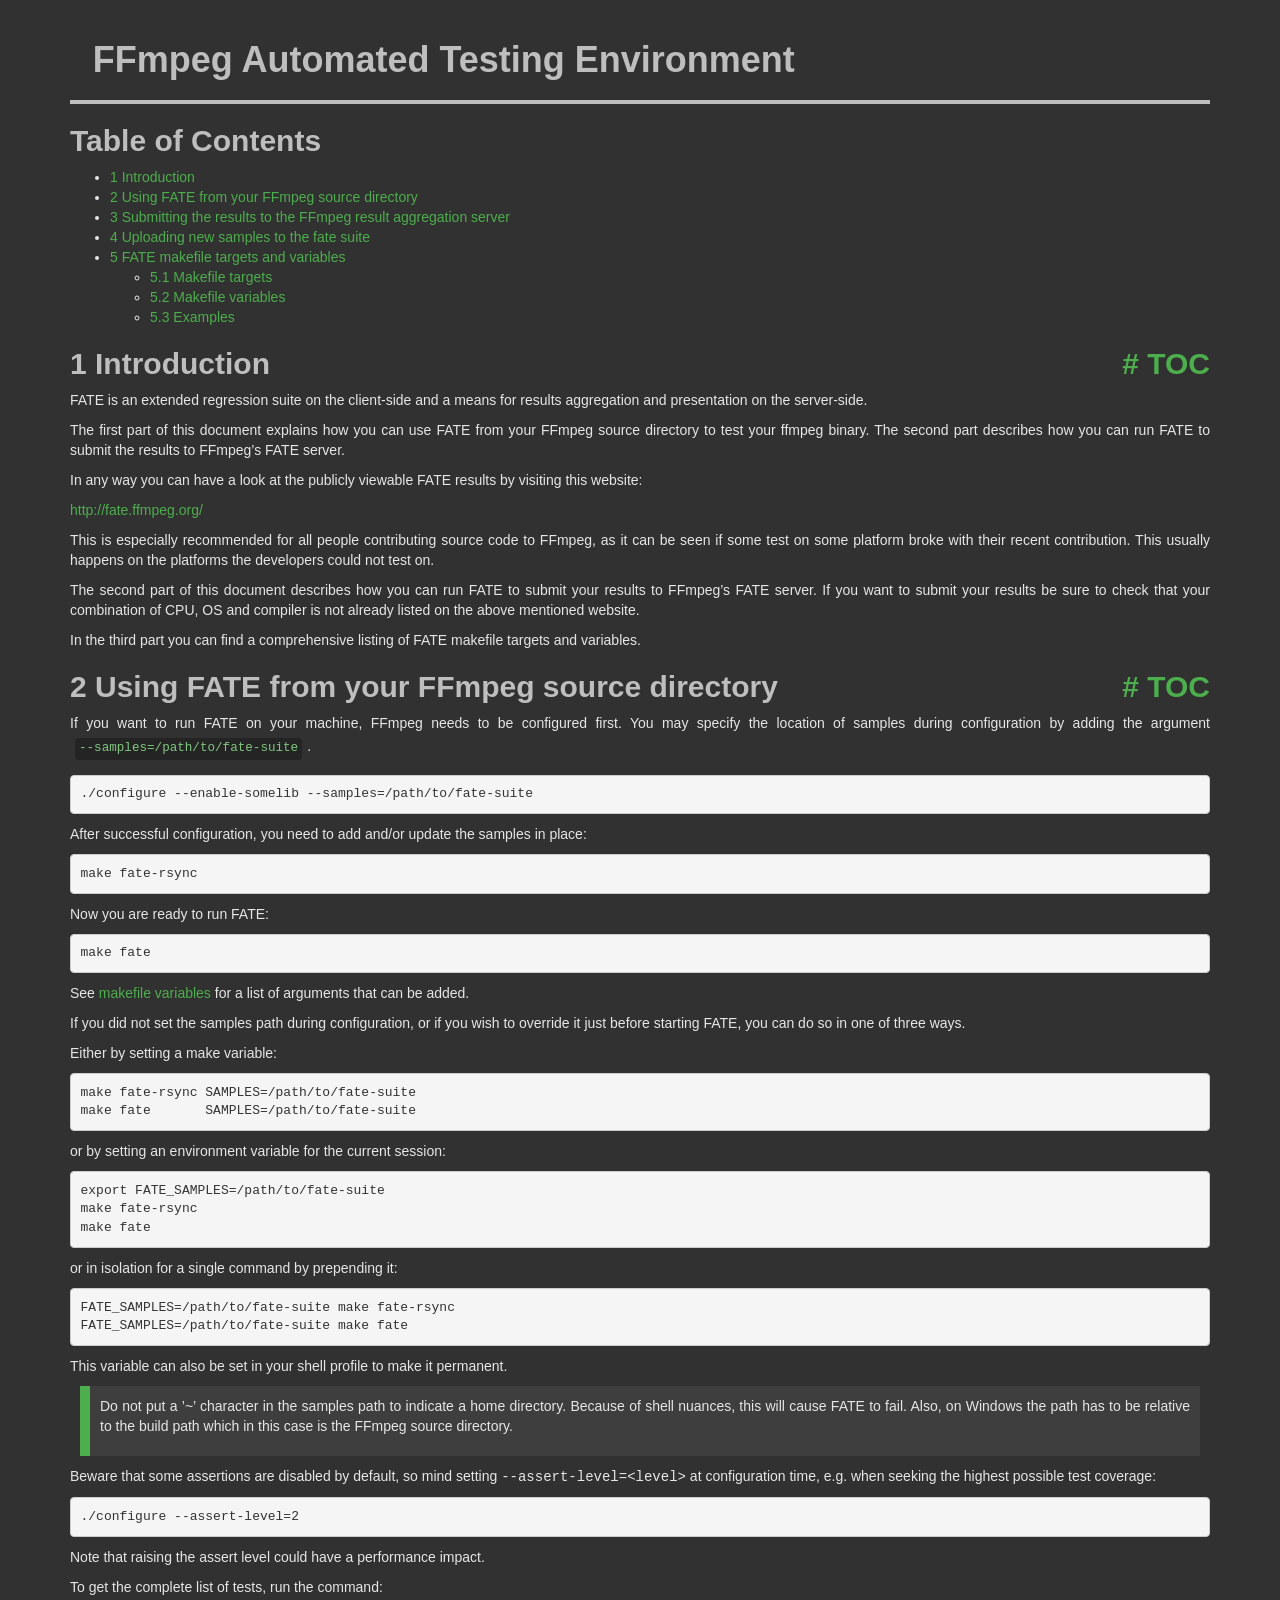
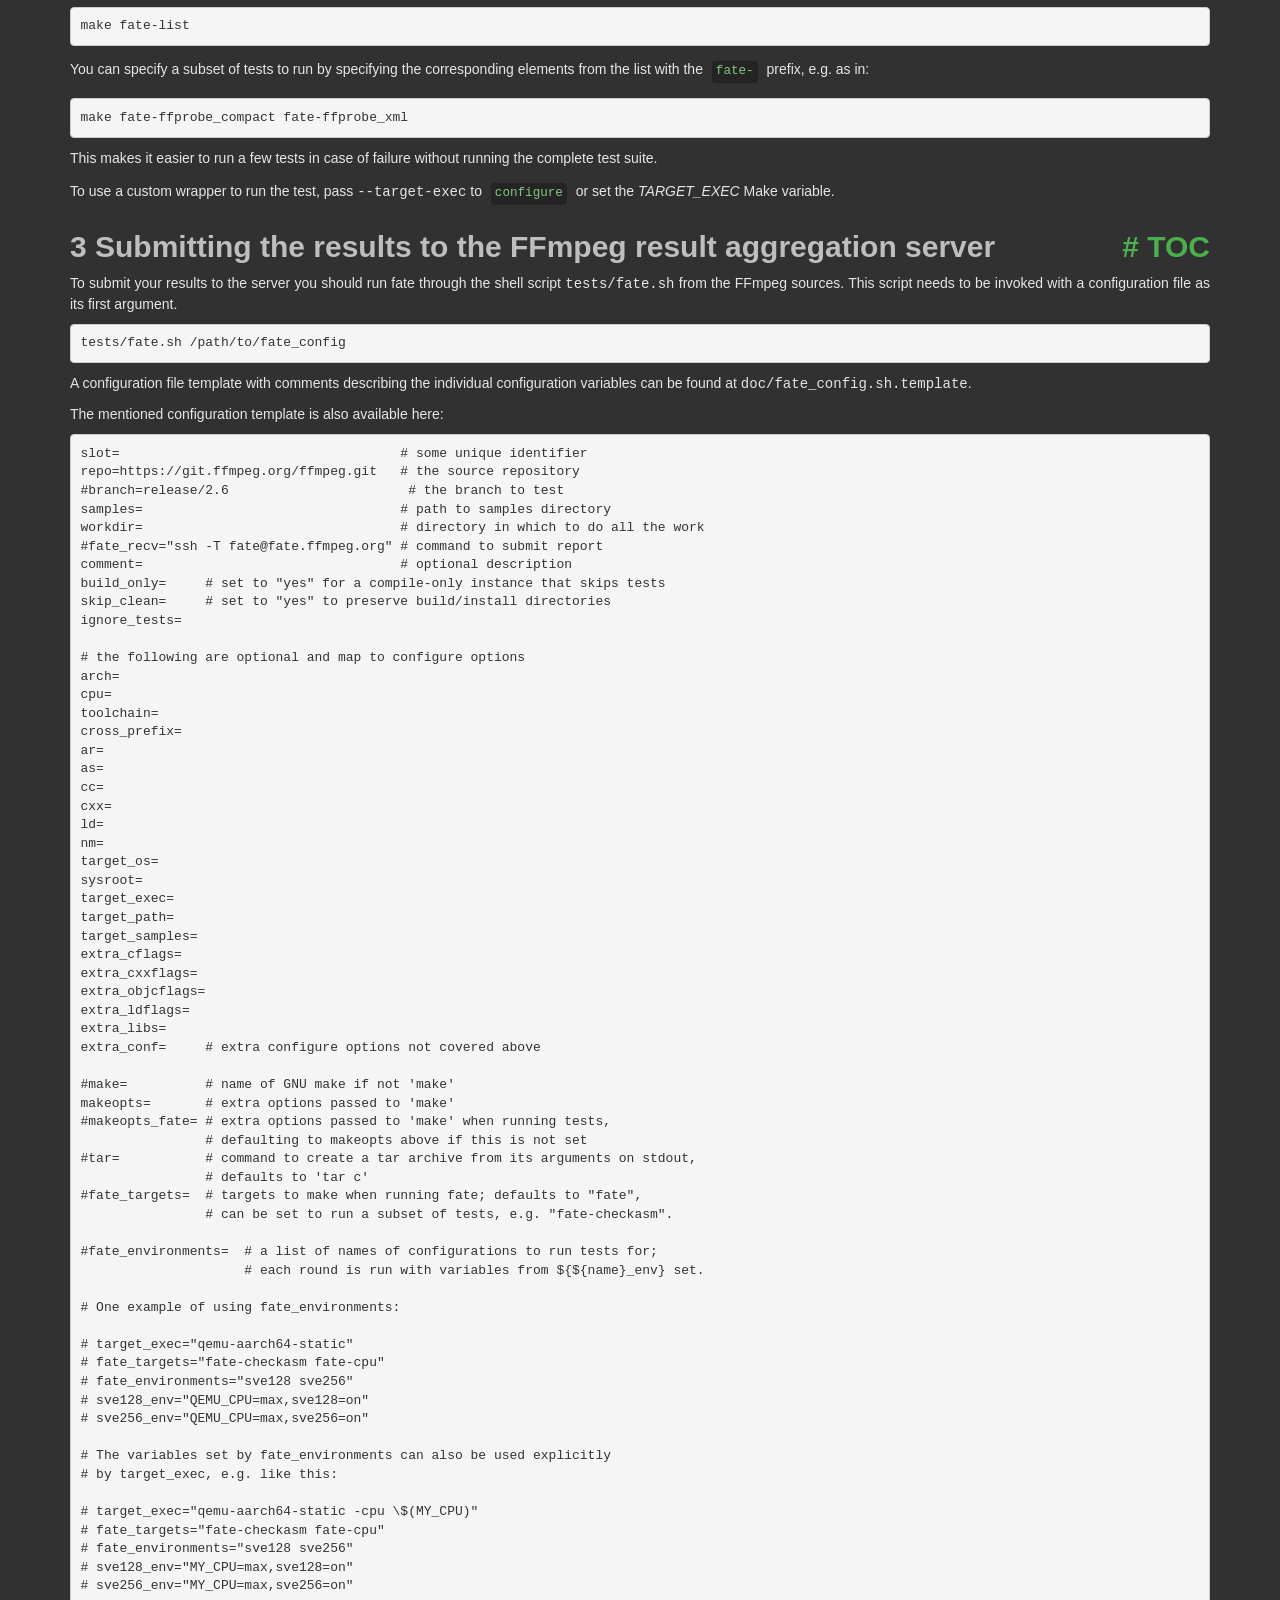
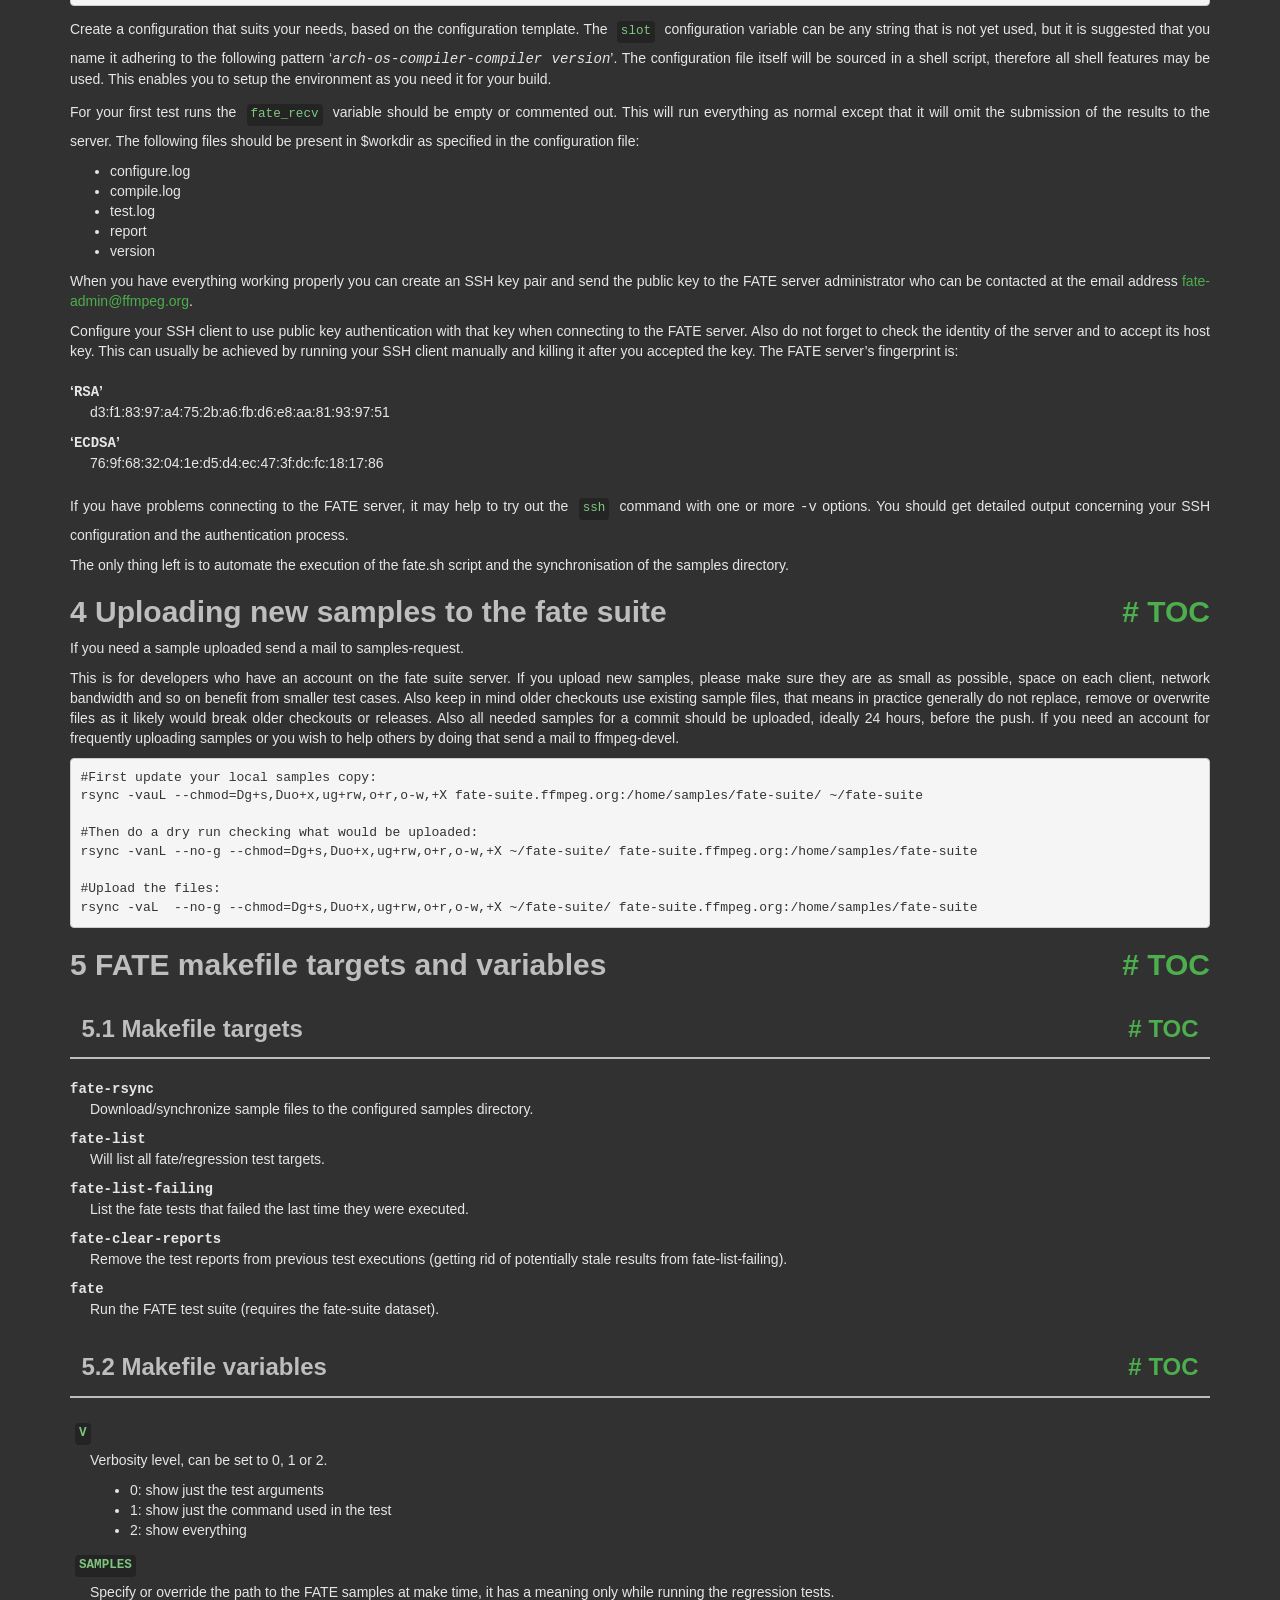
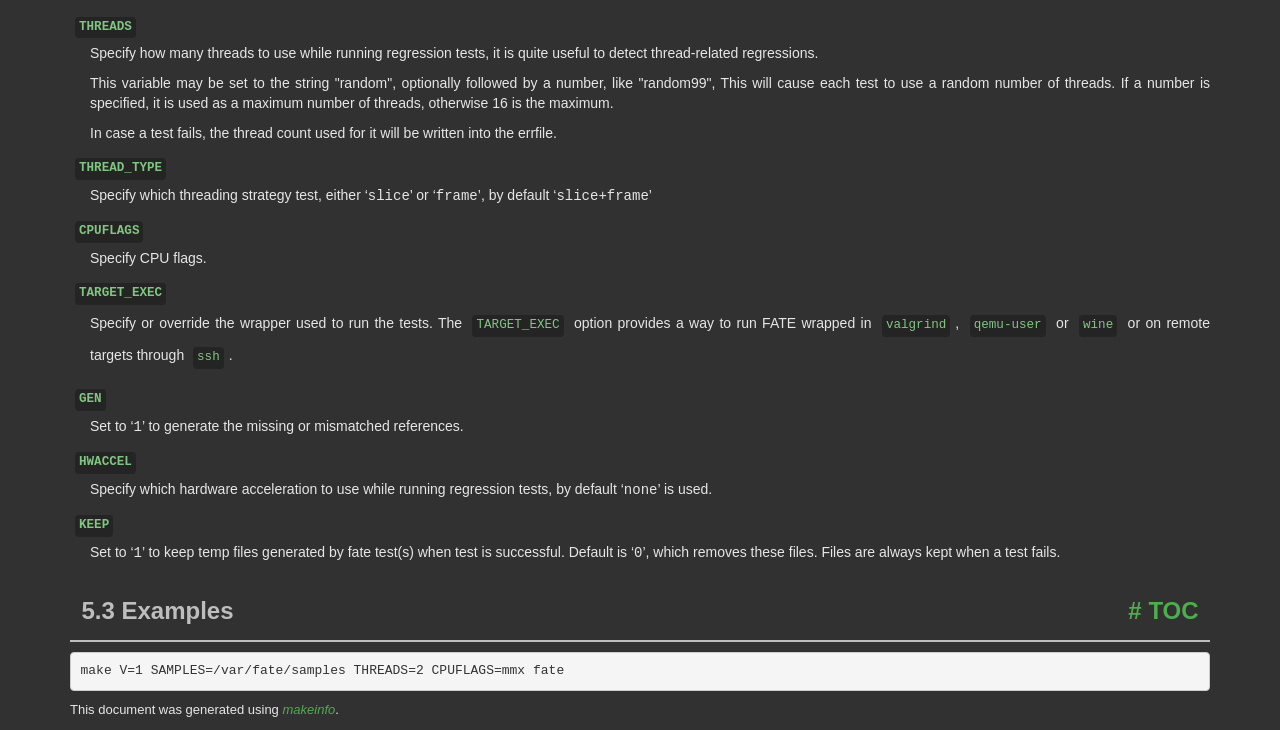
<file: .tools/ffmpeg/ffmpeg-9.0.1-essentials_build/doc/fate.html>
<!DOCTYPE html PUBLIC "-//W3C//DTD HTML 4.01 Transitional//EN" "http://www.w3.org/TR/html4/loose.dtd">
<html>
<!-- Created by GNU Texinfo 7.2, https://www.gnu.org/software/texinfo/ -->
  <head>
    <meta charset="utf-8">
    <title>
      FFmpeg Automated Testing Environment
    </title>
    <meta name="viewport" content="width=device-width,initial-scale=1.0">
    <link rel="stylesheet" type="text/css" href="bootstrap.min.css">
    <link rel="stylesheet" type="text/css" href="style.min.css">
  </head>
  <body>
    <div class="container">
      <h1>
      FFmpeg Automated Testing Environment
      </h1>


<a name="Top"></a>
<a name="SEC_Top"></a>

<div class="region-contents" id="SEC_Contents">
<h2 class="contents-heading">Table of Contents</h2>

<div class="contents">

<ul class="toc-numbered-mark">
  <li><a id="toc-Introduction" href="#Introduction">1 Introduction</a></li>
  <li><a id="toc-Using-FATE-from-your-FFmpeg-source-directory" href="#Using-FATE-from-your-FFmpeg-source-directory">2 Using FATE from your FFmpeg source directory</a></li>
  <li><a id="toc-Submitting-the-results-to-the-FFmpeg-result-aggregation-server" href="#Submitting-the-results-to-the-FFmpeg-result-aggregation-server">3 Submitting the results to the FFmpeg result aggregation server</a></li>
  <li><a id="toc-Uploading-new-samples-to-the-fate-suite" href="#Uploading-new-samples-to-the-fate-suite">4 Uploading new samples to the fate suite</a></li>
  <li><a id="toc-FATE-makefile-targets-and-variables" href="#FATE-makefile-targets-and-variables">5 FATE makefile targets and variables</a>
  <ul class="toc-numbered-mark">
    <li><a id="toc-Makefile-targets" href="#Makefile-targets">5.1 Makefile targets</a></li>
    <li><a id="toc-Makefile-variables" href="#Makefile-variables">5.2 Makefile variables</a></li>
    <li><a id="toc-Examples" href="#Examples">5.3 Examples</a></li>
  </ul></li>
</ul>
</div>
</div>

<a name="Introduction"></a>
<h2 class="chapter">1 Introduction<span class="pull-right"><a class="anchor hidden-xs" href="#Introduction" aria-hidden="true">#</a> <a class="anchor hidden-xs"href="#toc-Introduction" aria-hidden="true">TOC</a></span></h2>

<p>FATE is an extended regression suite on the client-side and a means
for results aggregation and presentation on the server-side.
</p>
<p>The first part of this document explains how you can use FATE from
your FFmpeg source directory to test your ffmpeg binary. The second
part describes how you can run FATE to submit the results to FFmpeg&rsquo;s
FATE server.
</p>
<p>In any way you can have a look at the publicly viewable FATE results
by visiting this website:
</p>
<p><a class="url" href="http://fate.ffmpeg.org/">http://fate.ffmpeg.org/</a>
</p>
<p>This is especially recommended for all people contributing source
code to FFmpeg, as it can be seen if some test on some platform broke
with their recent contribution. This usually happens on the platforms
the developers could not test on.
</p>
<p>The second part of this document describes how you can run FATE to
submit your results to FFmpeg&rsquo;s FATE server. If you want to submit your
results be sure to check that your combination of CPU, OS and compiler
is not already listed on the above mentioned website.
</p>
<p>In the third part you can find a comprehensive listing of FATE makefile
targets and variables.
</p>

<a name="Using-FATE-from-your-FFmpeg-source-directory"></a>
<h2 class="chapter">2 Using FATE from your FFmpeg source directory<span class="pull-right"><a class="anchor hidden-xs" href="#Using-FATE-from-your-FFmpeg-source-directory" aria-hidden="true">#</a> <a class="anchor hidden-xs"href="#toc-Using-FATE-from-your-FFmpeg-source-directory" aria-hidden="true">TOC</a></span></h2>

<p>If you want to run FATE on your machine, FFmpeg needs to be configured first.
You may specify the location of samples during configuration by adding the
argument <code class="code">--samples=/path/to/fate-suite</code>.
</p>
<div class="example">
<pre class="example-preformatted">./configure --enable-somelib --samples=/path/to/fate-suite
</pre></div>

<p>After successful configuration, you need to add and/or update the samples in place:
</p>
<div class="example">
<pre class="example-preformatted">make fate-rsync
</pre></div>

<p>Now you are ready to run FATE:
</p>
<div class="example">
<pre class="example-preformatted">make fate
</pre></div>

<p>See <a class="ref" href="#makefile-variables">makefile variables</a> for a list of arguments that can be added.
</p>
<p>If you did not set the samples path during configuration, or if you wish to
override it just before starting FATE, you can do so in one of three ways.
</p>
<p>Either by setting a make variable:
</p>
<div class="example">
<pre class="example-preformatted">make fate-rsync SAMPLES=/path/to/fate-suite
make fate       SAMPLES=/path/to/fate-suite
</pre></div>

<p>or by setting an environment variable for the current session:
</p>
<div class="example">
<pre class="example-preformatted">export FATE_SAMPLES=/path/to/fate-suite
make fate-rsync
make fate
</pre></div>

<p>or in isolation for a single command by prepending it:
</p>
<div class="example">
<pre class="example-preformatted">FATE_SAMPLES=/path/to/fate-suite make fate-rsync
FATE_SAMPLES=/path/to/fate-suite make fate
</pre></div>

<p>This variable can also be set in your shell profile to make it permanent.
</p>
<div class="info">
<p>Do not put a &rsquo;~&rsquo; character in the samples path to indicate a home
directory. Because of shell nuances, this will cause FATE to fail.
Also, on Windows the path has to be relative to the build path
which in this case is the FFmpeg source directory.
</p></div>
<p>Beware that some assertions are disabled by default, so mind setting
<samp class="option">--assert-level=&lt;level&gt;</samp> at configuration time, e.g. when seeking
the highest possible test coverage:
</p><div class="example">
<pre class="example-preformatted">./configure --assert-level=2
</pre></div>
<p>Note that raising the assert level could have a performance impact.
</p>
<p>To get the complete list of tests, run the command:
</p><div class="example">
<pre class="example-preformatted">make fate-list
</pre></div>

<p>You can specify a subset of tests to run by specifying the
corresponding elements from the list with the <code class="code">fate-</code> prefix,
e.g. as in:
</p><div class="example">
<pre class="example-preformatted">make fate-ffprobe_compact fate-ffprobe_xml
</pre></div>

<p>This makes it easier to run a few tests in case of failure without
running the complete test suite.
</p>
<p>To use a custom wrapper to run the test, pass <samp class="option">--target-exec</samp> to
<code class="command">configure</code> or set the <var class="var">TARGET_EXEC</var> Make variable.
</p>

<a name="Submitting-the-results-to-the-FFmpeg-result-aggregation-server"></a>
<h2 class="chapter">3 Submitting the results to the FFmpeg result aggregation server<span class="pull-right"><a class="anchor hidden-xs" href="#Submitting-the-results-to-the-FFmpeg-result-aggregation-server" aria-hidden="true">#</a> <a class="anchor hidden-xs"href="#toc-Submitting-the-results-to-the-FFmpeg-result-aggregation-server" aria-hidden="true">TOC</a></span></h2>

<p>To submit your results to the server you should run fate through the
shell script <samp class="file">tests/fate.sh</samp> from the FFmpeg sources. This script needs
to be invoked with a configuration file as its first argument.
</p>
<div class="example">
<pre class="example-preformatted">tests/fate.sh /path/to/fate_config
</pre></div>

<p>A configuration file template with comments describing the individual
configuration variables can be found at <samp class="file">doc/fate_config.sh.template</samp>.
</p>
<p>The mentioned configuration template is also available here:
</p><pre class="verbatim">slot=                                    # some unique identifier
repo=https://git.ffmpeg.org/ffmpeg.git   # the source repository
#branch=release/2.6                       # the branch to test
samples=                                 # path to samples directory
workdir=                                 # directory in which to do all the work
#fate_recv=&quot;ssh -T fate@fate.ffmpeg.org&quot; # command to submit report
comment=                                 # optional description
build_only=     # set to &quot;yes&quot; for a compile-only instance that skips tests
skip_clean=     # set to &quot;yes&quot; to preserve build/install directories
ignore_tests=

# the following are optional and map to configure options
arch=
cpu=
toolchain=
cross_prefix=
ar=
as=
cc=
cxx=
ld=
nm=
target_os=
sysroot=
target_exec=
target_path=
target_samples=
extra_cflags=
extra_cxxflags=
extra_objcflags=
extra_ldflags=
extra_libs=
extra_conf=     # extra configure options not covered above

#make=          # name of GNU make if not 'make'
makeopts=       # extra options passed to 'make'
#makeopts_fate= # extra options passed to 'make' when running tests,
                # defaulting to makeopts above if this is not set
#tar=           # command to create a tar archive from its arguments on stdout,
                # defaults to 'tar c'
#fate_targets=  # targets to make when running fate; defaults to &quot;fate&quot;,
                # can be set to run a subset of tests, e.g. &quot;fate-checkasm&quot;.

#fate_environments=  # a list of names of configurations to run tests for;
                     # each round is run with variables from ${${name}_env} set.

# One example of using fate_environments:

# target_exec=&quot;qemu-aarch64-static&quot;
# fate_targets=&quot;fate-checkasm fate-cpu&quot;
# fate_environments=&quot;sve128 sve256&quot;
# sve128_env=&quot;QEMU_CPU=max,sve128=on&quot;
# sve256_env=&quot;QEMU_CPU=max,sve256=on&quot;

# The variables set by fate_environments can also be used explicitly
# by target_exec, e.g. like this:

# target_exec=&quot;qemu-aarch64-static -cpu \$(MY_CPU)&quot;
# fate_targets=&quot;fate-checkasm fate-cpu&quot;
# fate_environments=&quot;sve128 sve256&quot;
# sve128_env=&quot;MY_CPU=max,sve128=on&quot;
# sve256_env=&quot;MY_CPU=max,sve256=on&quot;
</pre>
<p>Create a configuration that suits your needs, based on the configuration
template. The <code class="env">slot</code> configuration variable can be any string that is not
yet used, but it is suggested that you name it adhering to the following
pattern &lsquo;<samp class="samp"><var class="var">arch</var>-<var class="var">os</var>-<var class="var">compiler</var>-<var class="var">compiler version</var></samp>&rsquo;. The
configuration file itself will be sourced in a shell script, therefore all
shell features may be used. This enables you to setup the environment as you
need it for your build.
</p>
<p>For your first test runs the <code class="env">fate_recv</code> variable should be empty or
commented out. This will run everything as normal except that it will omit
the submission of the results to the server. The following files should be
present in $workdir as specified in the configuration file:
</p>
<ul class="itemize mark-bullet">
<li>configure.log
    </li><li>compile.log
    </li><li>test.log
    </li><li>report
    </li><li>version
</li></ul>

<p>When you have everything working properly you can create an SSH key pair
and send the public key to the FATE server administrator who can be contacted
at the email address <a class="email" href="mailto:fate-admin@ffmpeg.org">fate-admin@ffmpeg.org</a>.
</p>
<p>Configure your SSH client to use public key authentication with that key
when connecting to the FATE server. Also do not forget to check the identity
of the server and to accept its host key. This can usually be achieved by
running your SSH client manually and killing it after you accepted the key.
The FATE server&rsquo;s fingerprint is:
</p>
<dl class="table">
<dt>&lsquo;<samp class="samp">RSA</samp>&rsquo;</dt>
<dd><p>d3:f1:83:97:a4:75:2b:a6:fb:d6:e8:aa:81:93:97:51
</p></dd>
<dt>&lsquo;<samp class="samp">ECDSA</samp>&rsquo;</dt>
<dd><p>76:9f:68:32:04:1e:d5:d4:ec:47:3f:dc:fc:18:17:86
</p></dd>
</dl>

<p>If you have problems connecting to the FATE server, it may help to try out
the <code class="command">ssh</code> command with one or more <samp class="option">-v</samp> options. You should
get detailed output concerning your SSH configuration and the authentication
process.
</p>
<p>The only thing left is to automate the execution of the fate.sh script and
the synchronisation of the samples directory.
</p>
<a name="Uploading-new-samples-to-the-fate-suite"></a>
<h2 class="chapter">4 Uploading new samples to the fate suite<span class="pull-right"><a class="anchor hidden-xs" href="#Uploading-new-samples-to-the-fate-suite" aria-hidden="true">#</a> <a class="anchor hidden-xs"href="#toc-Uploading-new-samples-to-the-fate-suite" aria-hidden="true">TOC</a></span></h2>

<p>If you need a sample uploaded send a mail to samples-request.
</p>
<p>This is for developers who have an account on the fate suite server.
If you upload new samples, please make sure they are as small as possible,
space on each client, network bandwidth and so on benefit from smaller test cases.
Also keep in mind older checkouts use existing sample files, that means in
practice generally do not replace, remove or overwrite files as it likely would
break older checkouts or releases.
Also all needed samples for a commit should be uploaded, ideally 24
hours, before the push.
If you need an account for frequently uploading samples or you wish to help
others by doing that send a mail to ffmpeg-devel.
</p>
<div class="example">
<pre class="example-preformatted">#First update your local samples copy:
rsync -vauL --chmod=Dg+s,Duo+x,ug+rw,o+r,o-w,+X fate-suite.ffmpeg.org:/home/samples/fate-suite/ ~/fate-suite

#Then do a dry run checking what would be uploaded:
rsync -vanL --no-g --chmod=Dg+s,Duo+x,ug+rw,o+r,o-w,+X ~/fate-suite/ fate-suite.ffmpeg.org:/home/samples/fate-suite

#Upload the files:
rsync -vaL  --no-g --chmod=Dg+s,Duo+x,ug+rw,o+r,o-w,+X ~/fate-suite/ fate-suite.ffmpeg.org:/home/samples/fate-suite
</pre></div>


<a name="FATE-makefile-targets-and-variables"></a>
<h2 class="chapter">5 FATE makefile targets and variables<span class="pull-right"><a class="anchor hidden-xs" href="#FATE-makefile-targets-and-variables" aria-hidden="true">#</a> <a class="anchor hidden-xs"href="#toc-FATE-makefile-targets-and-variables" aria-hidden="true">TOC</a></span></h2>

<a name="Makefile-targets"></a>
<h3 class="section">5.1 Makefile targets<span class="pull-right"><a class="anchor hidden-xs" href="#Makefile-targets" aria-hidden="true">#</a> <a class="anchor hidden-xs"href="#toc-Makefile-targets" aria-hidden="true">TOC</a></span></h3>

<dl class="table">
<dt><samp class="option">fate-rsync</samp></dt>
<dd><p>Download/synchronize sample files to the configured samples directory.
</p>
</dd>
<dt><samp class="option">fate-list</samp></dt>
<dd><p>Will list all fate/regression test targets.
</p>
</dd>
<dt><samp class="option">fate-list-failing</samp></dt>
<dd><p>List the fate tests that failed the last time they were executed.
</p>
</dd>
<dt><samp class="option">fate-clear-reports</samp></dt>
<dd><p>Remove the test reports from previous test executions (getting rid of
potentially stale results from fate-list-failing).
</p>
</dd>
<dt><samp class="option">fate</samp></dt>
<dd><p>Run the FATE test suite (requires the fate-suite dataset).
</p></dd>
</dl>

<a name="Makefile-variables"></a>
<h3 class="section">5.2 Makefile variables<span class="pull-right"><a class="anchor hidden-xs" href="#Makefile-variables" aria-hidden="true">#</a> <a class="anchor hidden-xs"href="#toc-Makefile-variables" aria-hidden="true">TOC</a></span></h3>
<a class="anchor" id="makefile-variables"></a>
<dl class="table">
<dt><code class="env">V</code></dt>
<dd><p>Verbosity level, can be set to 0, 1 or 2.
    </p><ul class="itemize mark-bullet">
<li>0: show just the test arguments
        </li><li>1: show just the command used in the test
        </li><li>2: show everything
    </li></ul>

</dd>
<dt><code class="env">SAMPLES</code></dt>
<dd><p>Specify or override the path to the FATE samples at make time, it has a
meaning only while running the regression tests.
</p>
</dd>
<dt><code class="env">THREADS</code></dt>
<dd><p>Specify how many threads to use while running regression tests, it is
quite useful to detect thread-related regressions.
</p>
<p>This variable may be set to the string &quot;random&quot;, optionally followed by a
number, like &quot;random99&quot;, This will cause each test to use a random number of
threads. If a number is specified, it is used as a maximum number of threads,
otherwise 16 is the maximum.
</p>
<p>In case a test fails, the thread count used for it will be written into the
errfile.
</p>
</dd>
<dt><code class="env">THREAD_TYPE</code></dt>
<dd><p>Specify which threading strategy test, either &lsquo;<samp class="samp">slice</samp>&rsquo; or &lsquo;<samp class="samp">frame</samp>&rsquo;,
by default &lsquo;<samp class="samp">slice+frame</samp>&rsquo;
</p>
</dd>
<dt><code class="env">CPUFLAGS</code></dt>
<dd><p>Specify CPU flags.
</p>
</dd>
<dt><code class="env">TARGET_EXEC</code></dt>
<dd><p>Specify or override the wrapper used to run the tests.
The <code class="env">TARGET_EXEC</code> option provides a way to run FATE wrapped in
<code class="command">valgrind</code>, <code class="command">qemu-user</code> or <code class="command">wine</code> or on remote targets
through <code class="command">ssh</code>.
</p>
</dd>
<dt><code class="env">GEN</code></dt>
<dd><p>Set to &lsquo;<samp class="samp">1</samp>&rsquo; to generate the missing or mismatched references.
</p>
</dd>
<dt><code class="env">HWACCEL</code></dt>
<dd><p>Specify which hardware acceleration to use while running regression tests,
by default &lsquo;<samp class="samp">none</samp>&rsquo; is used.
</p>
</dd>
<dt><code class="env">KEEP</code></dt>
<dd><p>Set to &lsquo;<samp class="samp">1</samp>&rsquo; to keep temp files generated by fate test(s) when test is successful.
Default is &lsquo;<samp class="samp">0</samp>&rsquo;, which removes these files. Files are always kept when a test
fails.
</p>
</dd>
</dl>

<a name="Examples"></a>
<h3 class="section">5.3 Examples<span class="pull-right"><a class="anchor hidden-xs" href="#Examples" aria-hidden="true">#</a> <a class="anchor hidden-xs"href="#toc-Examples" aria-hidden="true">TOC</a></span></h3>

<div class="example">
<pre class="example-preformatted">make V=1 SAMPLES=/var/fate/samples THREADS=2 CPUFLAGS=mmx fate
</pre></div>
      <p style="font-size: small;">
        This document was generated using <a class="uref" href="https://www.gnu.org/software/texinfo/"><em class="emph">makeinfo</em></a>.
      </p>
    </div>
  </body>
</html>
</file>
<file: .tools/ffmpeg/ffmpeg-9.0.1-essentials_build/doc/style.min.css>
/*!
The MIT License (MIT)

Copyright (c) 2014 Barbara Lepage <db0company@gmail.com>

Permission is hereby granted, free of charge, to any person obtaining a copy
of this software and associated documentation files (the "Software"), to deal
in the Software without restriction, including without limitation the rights
to use, copy, modify, merge, publish, distribute, sublicense, and/or sell
copies of the Software, and to permit persons to whom the Software is
furnished to do so, subject to the following conditions:

The above copyright notice and this permission notice shall be included in all
copies or substantial portions of the Software.

THE SOFTWARE IS PROVIDED "AS IS", WITHOUT WARRANTY OF ANY KIND, EXPRESS OR
IMPLIED, INCLUDING BUT NOT LIMITED TO THE WARRANTIES OF MERCHANTABILITY,
FITNESS FOR A PARTICULAR PURPOSE AND NONINFRINGEMENT. IN NO EVENT SHALL THE
AUTHORS OR COPYRIGHT HOLDERS BE LIABLE FOR ANY CLAIM, DAMAGES OR OTHER
LIABILITY, WHETHER IN AN ACTION OF CONTRACT, TORT OR OTHERWISE, ARISING FROM,
OUT OF OR IN CONNECTION WITH THE SOFTWARE OR THE USE OR OTHER DEALINGS IN THE
SOFTWARE.
 */body{background-color:#313131;color:#e6e6e6;text-align:justify}body, h1, h2, h3, h4, h5, h6{font-family:"Lucida Grande","Lucida Sans Unicode","Lucida Sans","Helvetica Neue",Helvetica,Verdana,Tahoma,sans-serif}a{color:#4cae4c}a strong{color:#e6e6e6}a:hover{color:#7fc77f}a:hover strong{color:#4cae4c}main{width:100% ! important;min-height:600px;margin:auto}h1, h2, h3, h4{font-weight:bold;text-align:left}h1, h2, h3{color:#bebebe}h1 strong, h2 strong, h3 strong{color:#e6e6e6}h4, h5, h6{color:#3c8b3c}h1{border-bottom:4px #bebebe solid;padding:20px 2%}h3{border-bottom:2px #bebebe solid;padding:15px 1%}h4{border-bottom:1px solid #e6e6e6;padding:10px 0;margin:20px 0;color:#e6e6e6}.list-group .list-group-item{background-color:#3e3e3e;border-color:black}.list-group.list-group-big .list-group-item{padding:25px}.list-group a.list-group-item{color:#7fc77f}.list-group a.list-group-item:hover{background-color:#313131;color:#4cae4c}.well{background-color:#242424;border-color:black;color:#bebebe}.well strong{color:#e6e6e6}.well code{background-color:#313131}.well hr{border-color:#3c8b3c}.well h3{margin:5px 0 15px 0;border:0;padding:0}.well a{color:#4cae4c}.well a.btn{color:white}.well small{display:block;padding:0 10px;font-style:italic}.well.example{padding-top:40px;margin-bottom:130px}.well.example pre{margin:50px;margin-bottom:30px;font-size:1.5em}.well.example .btn{margin-right:50px;margin-bottom:20px}.well.well-with-icon{min-height:136px}.well.well-with-icon .pull-right,.well.well-with-icon .pull-left{background-color:#4cae4c;color:#e6e6e6;padding:10px;border-radius:5px;margin:5px}.well.well-with-icon .pull-right{margin-left:20px}.well.well-with-icon .pull-left{margin-right:20px}a.well{display:block}a.well:hover{text-decoration:none;opacity:0.8}.info, .warning{margin:10px;padding:10px;background-color:#3e3e3e;color:#e6e6e6}.info code, .warning code{background-color:#313131}.info{border-left:10px #4cae4c solid}.warning{border-left:10px #ae4c4c solid}.with-icon{padding:30px}.with-icon .pull-left{padding-right:30px}.with-icon .pull-right{padding-left:30px}dd{margin-left:20px}code{background-color:#242424;color:#7fc77f;display:inline-block;margin:5px}.table{margin:20px 0;border-radius:4px}.table th,.table td,.table tr{border:1px solid #171717}.table tr th{background-color:#3e3e3e;border-bottom:2px solid #e6e6e6}.table tr:nth-child(odd){background-color:#242424}#sidebar-wrapper, .navbar{background-color:#171717;overflow-x:hidden}#sidebar-wrapper .sidebar-brand img,#sidebar-wrapper .navbar-brand img, .navbar .sidebar-brand img, .navbar .navbar-brand img{opacity:0.6;margin-right:8px}#sidebar-wrapper .sidebar-brand:hover,#sidebar-wrapper .navbar-brand:hover, .navbar .sidebar-brand:hover, .navbar .navbar-brand:hover{color:#fff}#sidebar-wrapper .sidebar-brand:hover img,#sidebar-wrapper .navbar-brand:hover img, .navbar .sidebar-brand:hover img, .navbar .navbar-brand:hover img{opacity:1}#sidebar-wrapper .sidebar-nav li ul, .navbar .sidebar-nav li ul{list-style-type:none;padding:0}#sidebar-wrapper .sidebar-nav li ul li, .navbar .sidebar-nav li ul li{line-height:20px}#sidebar-wrapper .sidebar-nav li ul li a, .navbar .sidebar-nav li ul li a{padding-left:20px}.content-header{height:auto;background-color:#242424}.content-header h1{color:#e6e6e6;display:block;margin:0;margin-bottom:20px;line-height:normal;border-bottom:none}#download h4, #index h4{margin-top:180px}#download h4.first, #index h4.first{margin-top:20px}#download h4.first small, #index h4.first small{color:inherit;font-size:1em}#download .btn-download-wrapper, #index .btn-download-wrapper{text-align:center;margin:160px auto}#download .btn-download-wrapper .btn, #index .btn-download-wrapper .btn{font-size:3em;padding:3%;display:inline-block;margin-bottom:5px}#download .btn-download-wrapper small, #index .btn-download-wrapper small{display:block;font-size:0.4em}#download h2.description, #index h2.description{color:#e6e6e6;font-size:2em;font-weight:bold;margin:120px 50px;line-height:2em}#download h2.description .label, #index h2.description .label{font-size:0.5em}#download .btn-download-wrapper{margin:40px auto}#download .os-selector{text-align:center;color:#e6e6e6;margin:30px 0}#download .os-selector a.btn-build{color:#e6e6e6;display:block;padding:20px;border-radius:2px}#download .os-selector .btn-build[href="#build-linux"]{background-color:#e43}#download .os-selector .btn-build[href="#build-linux"]:hover{color:#e43;background-color:#e6e6e6}#download .os-selector .btn-build[href="#build-windows"]{background-color:#06a}#download .os-selector .btn-build[href="#build-windows"]:hover{color:#06a;background-color:#e6e6e6}#download .os-selector .btn-build[href="#build-mac"]{background-color:darkgrey}#download .os-selector .btn-build[href="#build-mac"]:hover{color:darkgrey;background-color:#e6e6e6}#download .os-selector .tab-content{margin-top:20px}#download .os-selector #build-linux h3{color:#e43}#download .os-selector #build-windows h3{color:#06a}#download .os-selector #build-mac h3{color:darkgrey}footer{background-color:#242424;border-top:1px #101010 solid;padding:20px 0%}footer a{display:block}footer img[alt="FFmpeg"]{width:50%;display:block;margin:auto}.example.user-good pre{color:#bfbfbf;border:1px solid #357735;border-left:10px solid #357735;background-color:#242424}.example.user-bad pre{color:#bfbfbf;border:1px solid #ae4c4c;border-left:10px solid #ae4c4c;background-color:#242424}
</file>
